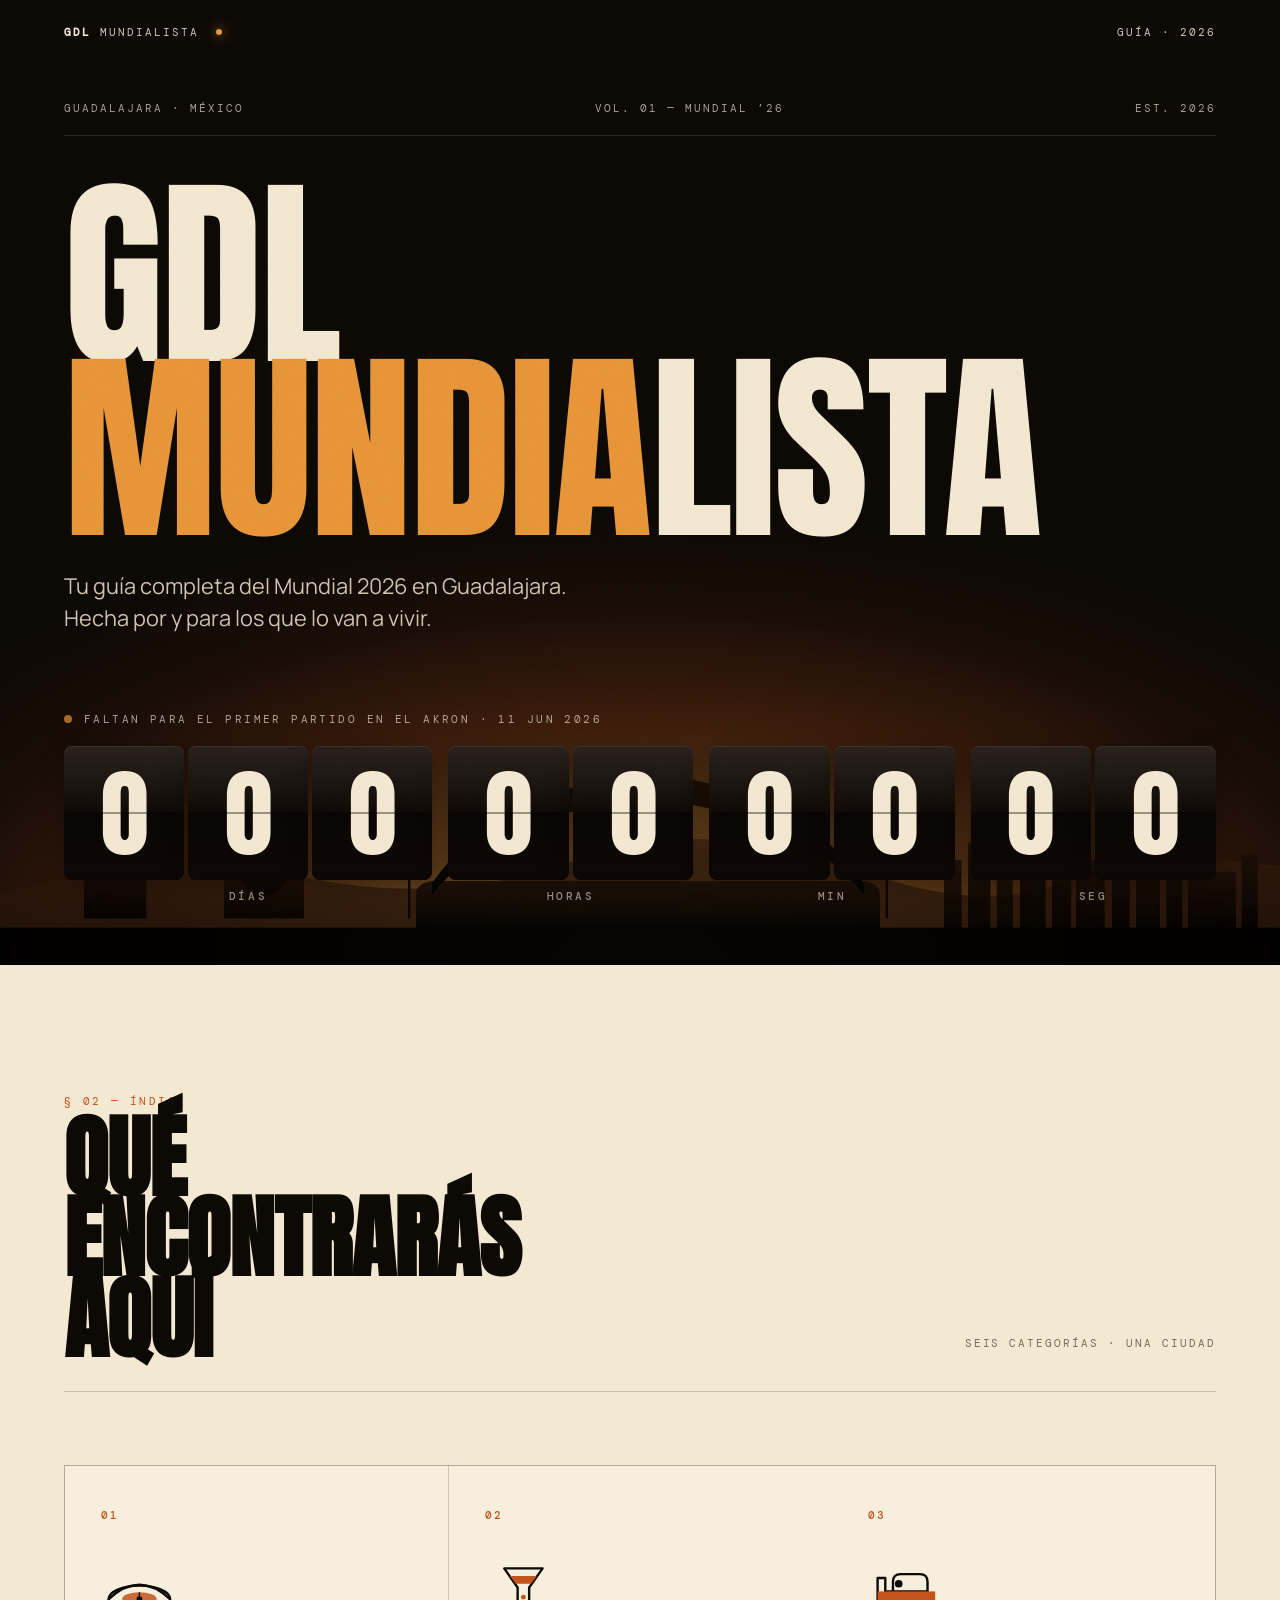
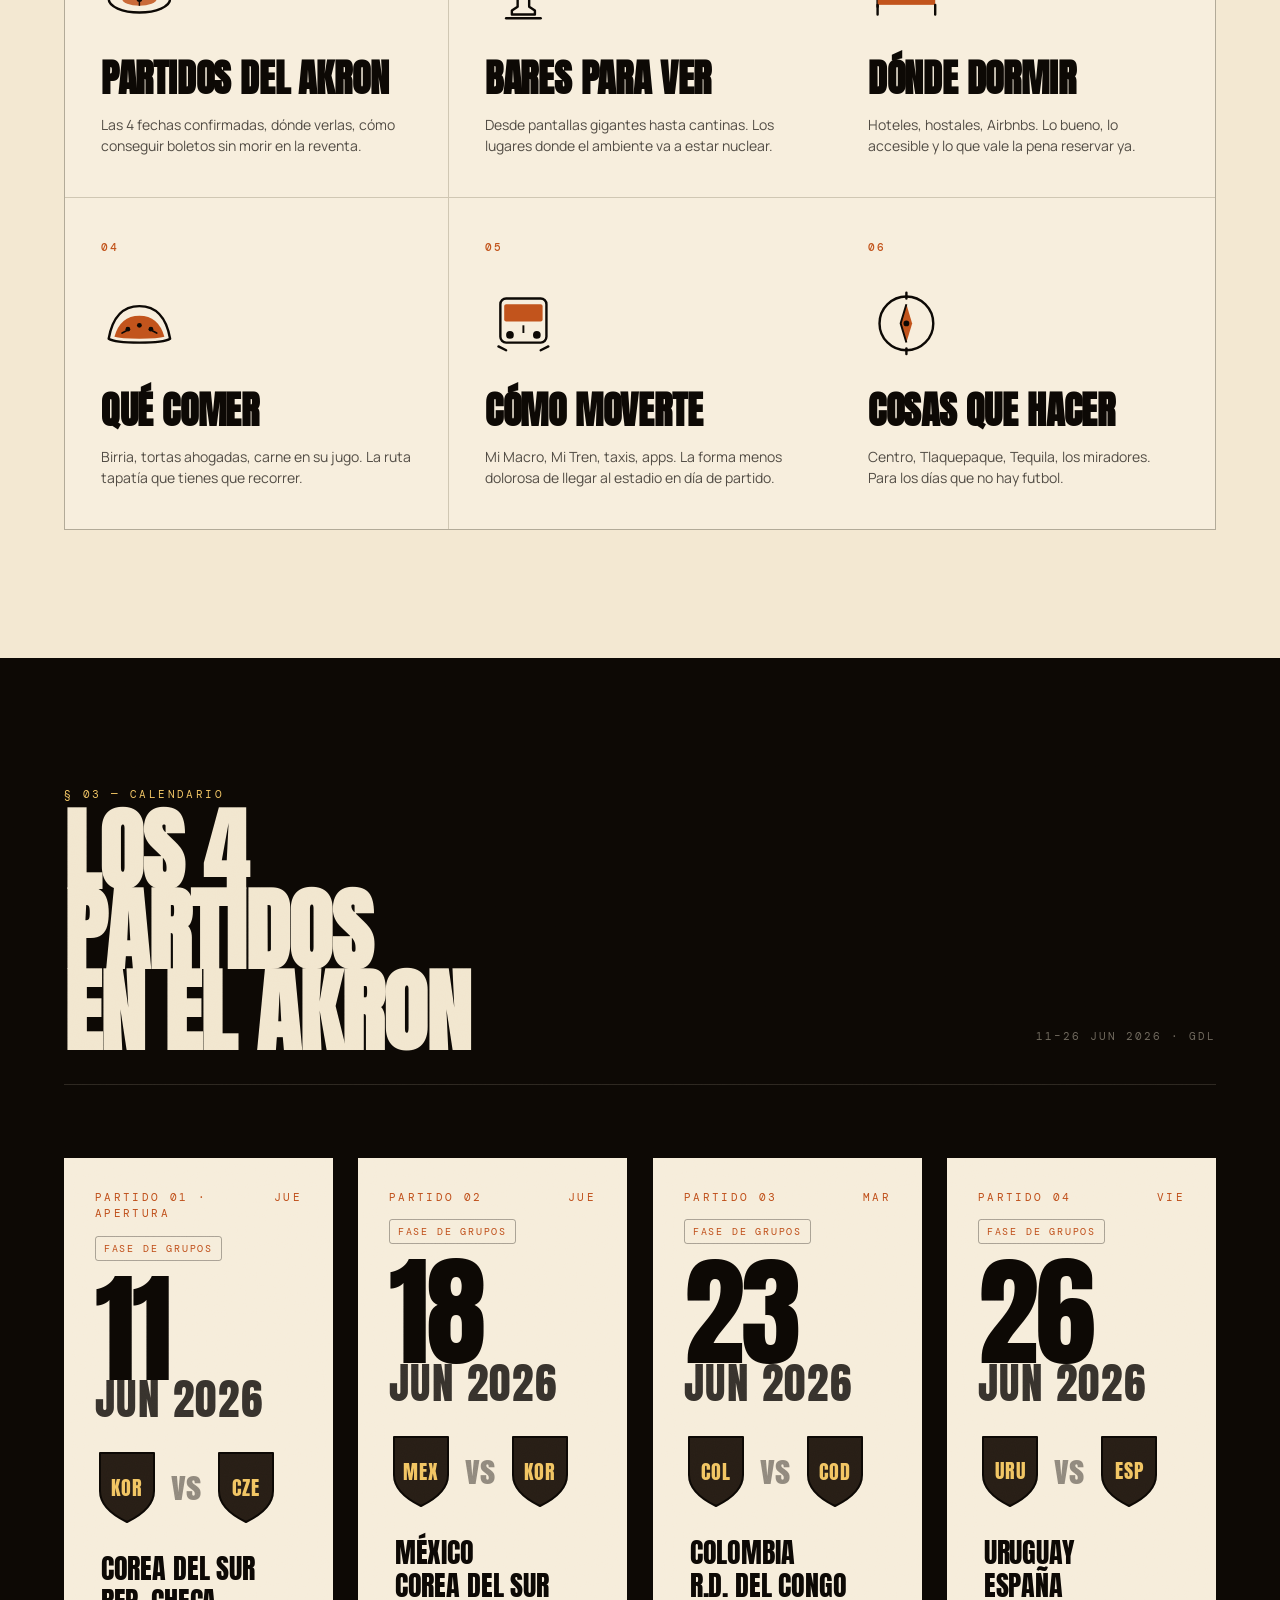
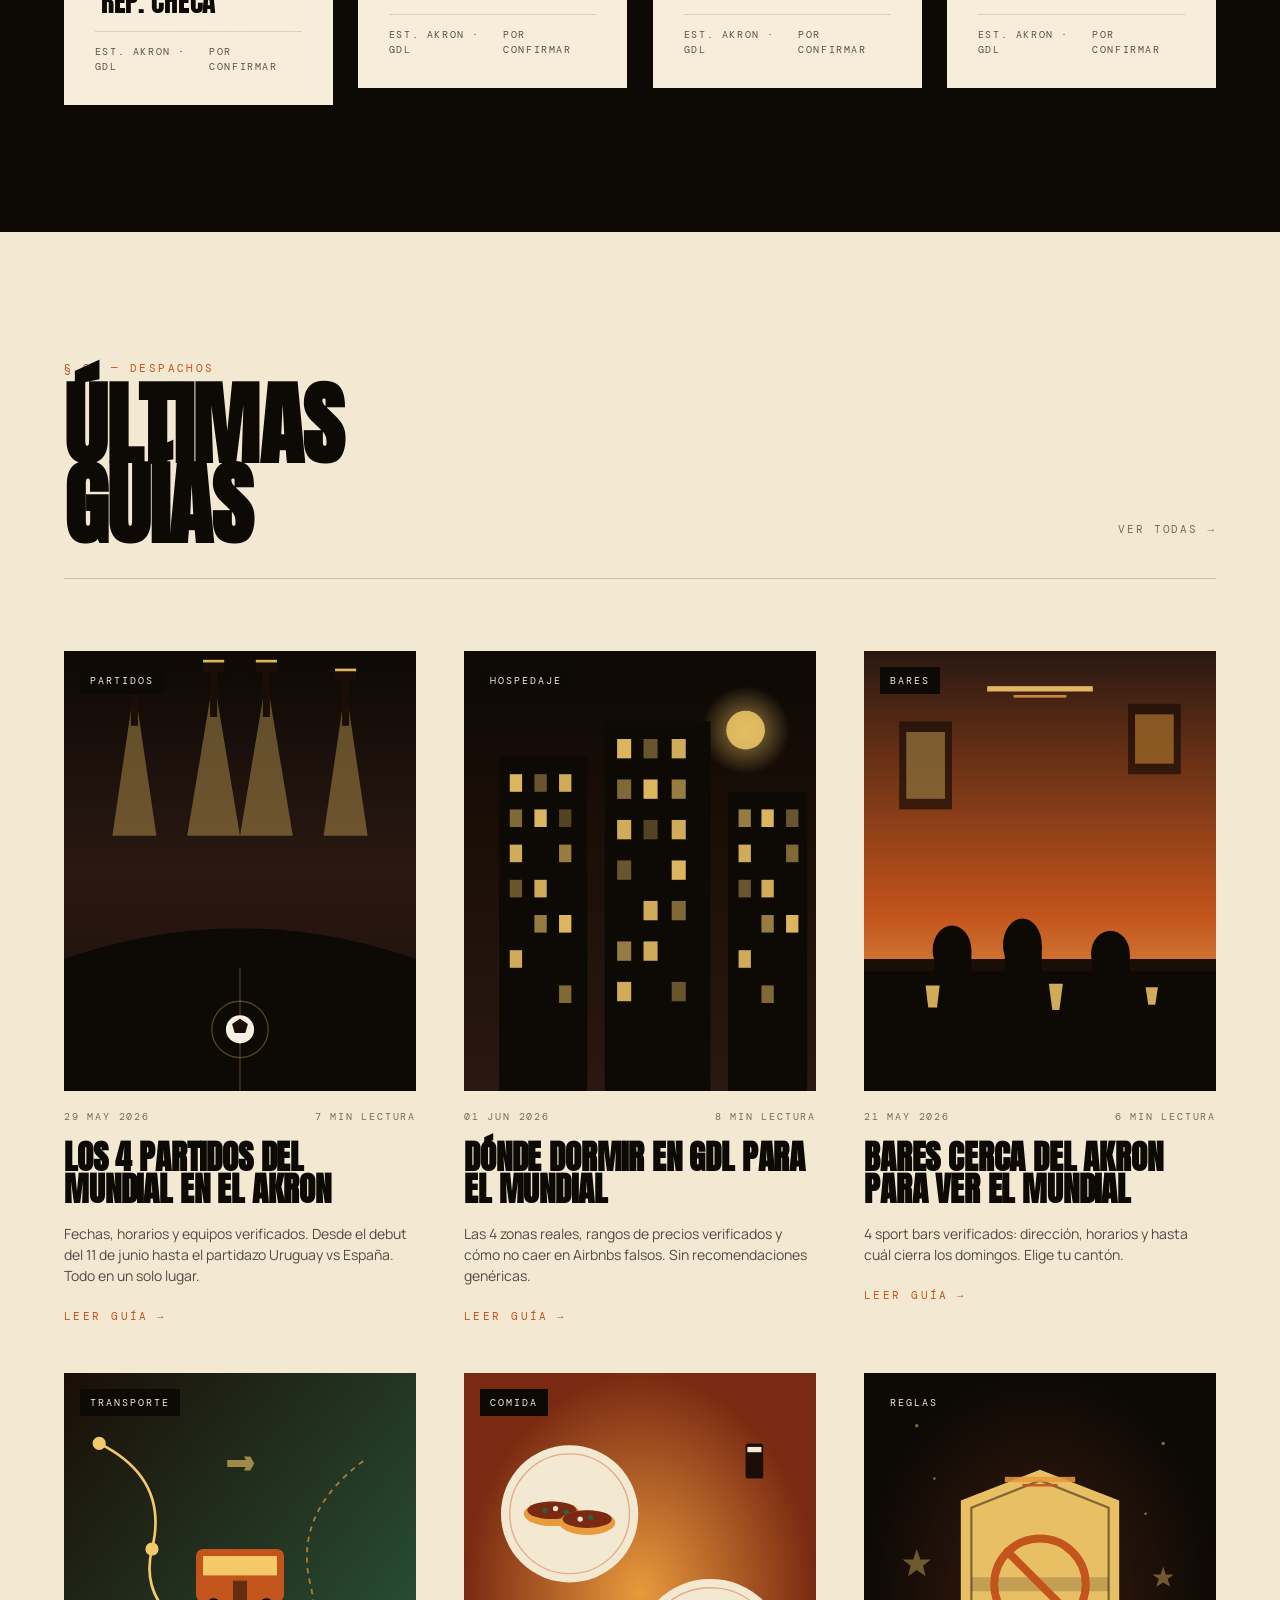
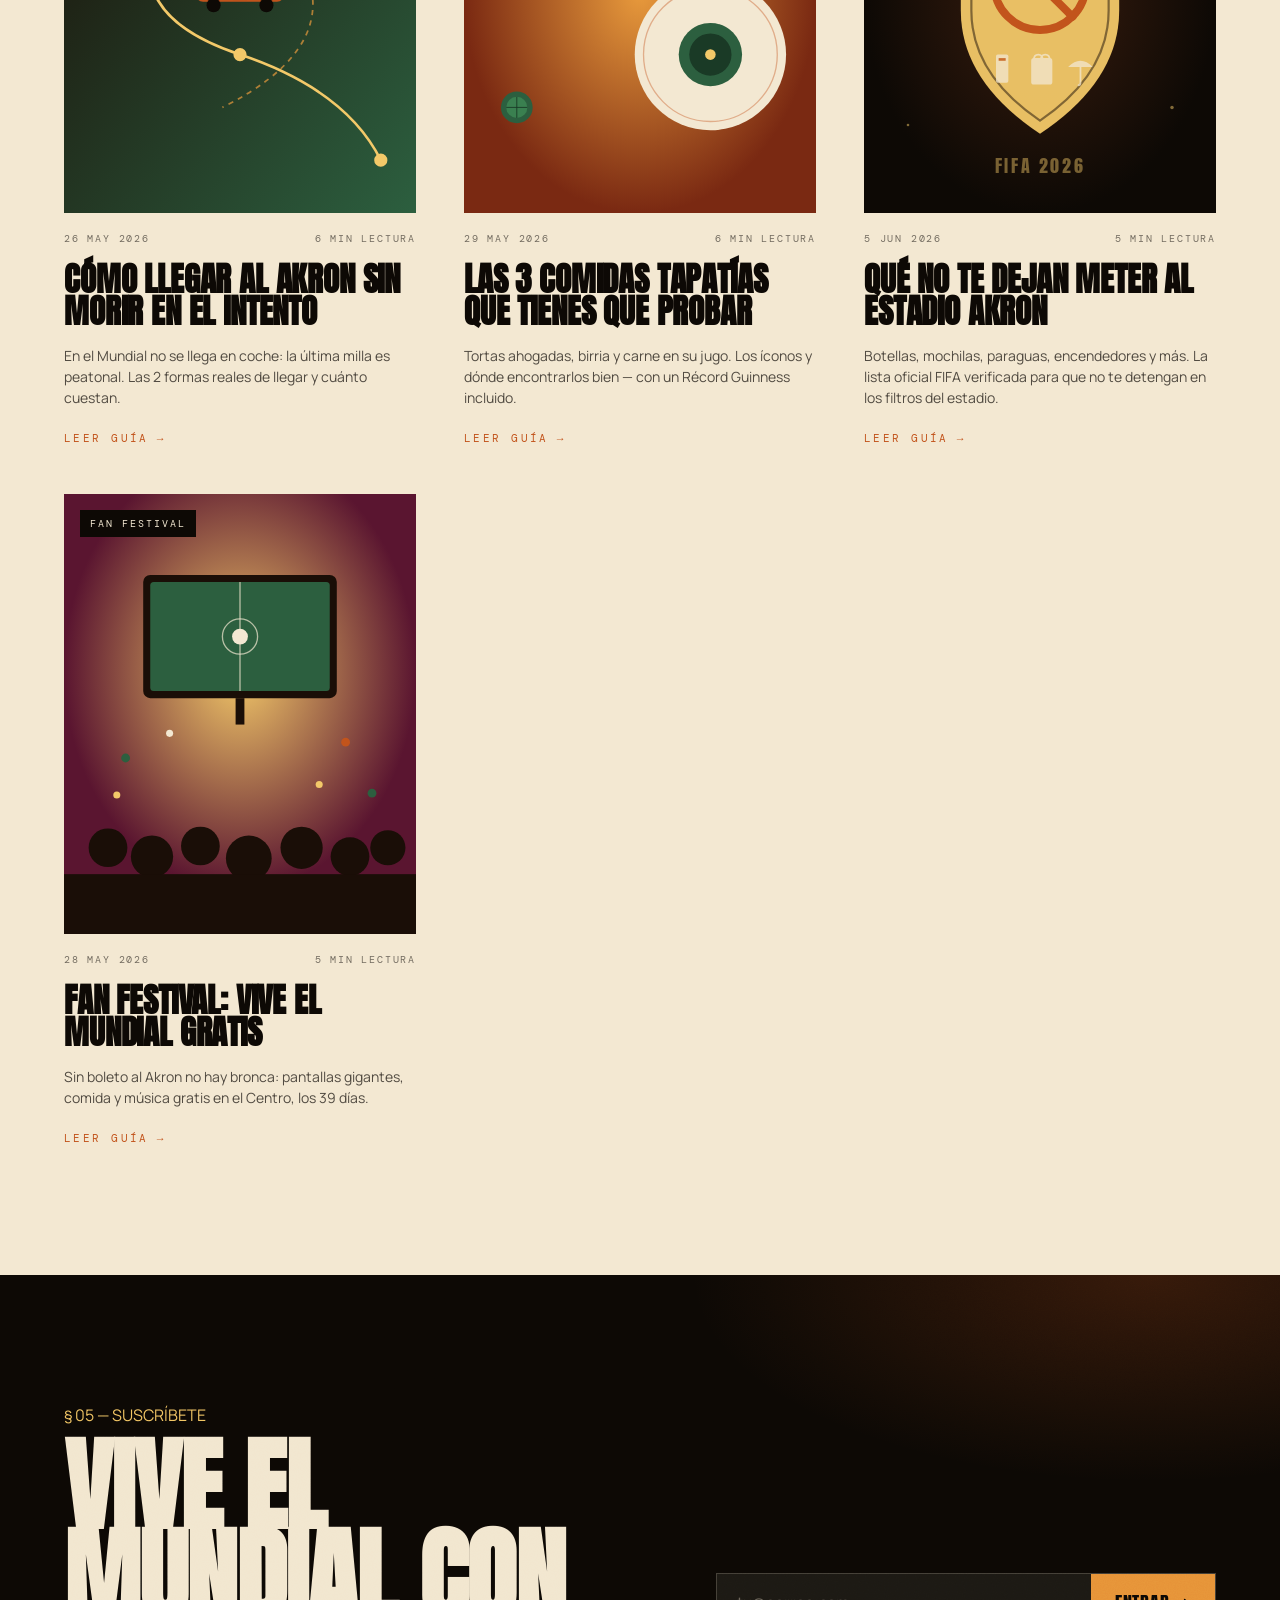
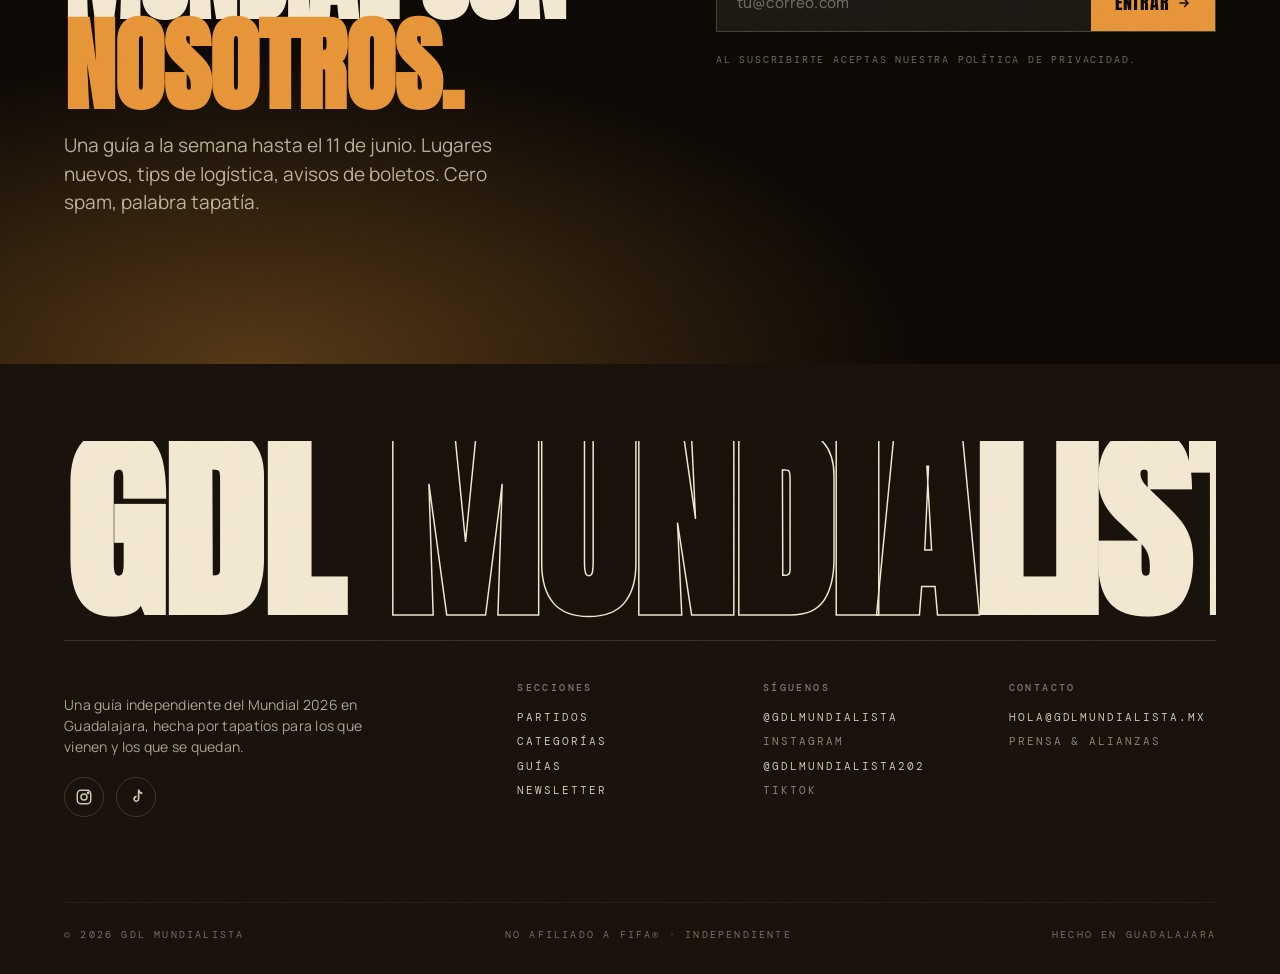
<file: index.html>
<!DOCTYPE html>
<html lang="es">
<head>
<meta charset="UTF-8" />
<meta name="viewport" content="width=device-width, initial-scale=1.0" />
<title>GDL Mundialista — Tu guía completa del Mundial 2026 en Guadalajara</title>

<!-- SEO -->
<meta name="description" content="Guía independiente del Mundial 2026 en Guadalajara: los 4 partidos en el Estadio Akron, dónde verlos en bares, dónde dormir, qué comer y cómo moverte. Hecha por tapatíos." />
<meta name="keywords" content="Mundial 2026 Guadalajara, Estadio Akron, partidos Akron, México Mundial 2026, guía Guadalajara Mundial, dónde ver el Mundial GDL" />
<meta name="author" content="GDL Mundialista" />
<meta name="robots" content="index, follow" />
<meta name="theme-color" content="#1a0e07" />
<meta name="google-site-verification" content="5jNsMM8fgte1srIRUj5x-6XwyXR1wkSPtdElSunOH6A" />

<!-- Open Graph -->
<meta property="og:type" content="website" />
<meta property="og:locale" content="es_MX" />
<meta property="og:site_name" content="GDL Mundialista" />
<meta property="og:title" content="GDL Mundialista — Guía del Mundial 2026 en Guadalajara" />
<meta property="og:description" content="Los 4 partidos en el Akron, bares, hospedaje, comida tapatía y cómo moverte. Tu guía completa del Mundial 2026 en GDL." />

<!-- Twitter -->
<meta name="twitter:card" content="summary_large_image" />
<meta name="twitter:title" content="GDL Mundialista — Guía del Mundial 2026 en Guadalajara" />
<meta name="twitter:description" content="Los 4 partidos en el Akron, bares, hospedaje, comida y transporte. Tu guía del Mundial 2026 en GDL." />

<!-- Favicon (emoji inline, sin archivo extra) -->
<link rel="icon" href="data:image/svg+xml,<svg xmlns='http://www.w3.org/2000/svg' viewBox='0 0 100 100'><text y='.9em' font-size='90'>⚽</text></svg>" />

<link rel="preconnect" href="https://fonts.googleapis.com">
<link rel="preconnect" href="https://fonts.gstatic.com" crossorigin>
<link href="https://fonts.googleapis.com/css2?family=Anton&family=Manrope:wght@300;400;500;600;700;800&family=DM+Mono:wght@400;500&display=swap" rel="stylesheet">

<link rel="stylesheet" href="styles.css">
<!-- otras cosas del head... -->
   
   <!-- Google Analytics (GA4) -->
   <script async src="https://www.googletagmanager.com/gtag/js?id=G-32QBSR5JQ1"></script>
   <script>
     window.dataLayer = window.dataLayer || [];
     function gtag(){dataLayer.push(arguments);}
     gtag('js', new Date());
     gtag('config', 'G-32QBSR5JQ1');
   </script>
<meta property="og:image" content="https://gdl-mundialista.vercel.app/og/gdl-mundialista.jpg">
<meta property="og:image:width" content="1200">
<meta property="og:image:height" content="630">
<meta property="og:image:alt" content="GDL Mundialista — Guía del Mundial 2026 en Guadalajara">
<meta name="twitter:image" content="https://gdl-mundialista.vercel.app/og/gdl-mundialista.jpg">
<meta property="og:url" content="https://gdl-mundialista.vercel.app/">
<link rel="canonical" href="https://gdl-mundialista.vercel.app/"></head>
<body>

<div class="page p-amber d-balanced">

  <!-- ============================ HERO ============================ -->
  <header class="hero grain">
    <div class="hero-sky"></div>
    <div class="hero-stadium">
      <svg viewBox="0 0 1600 240" preserveAspectRatio="none" aria-hidden="true">
        <defs>
          <linearGradient id="stad-grad" x1="0" y1="0" x2="0" y2="1">
            <stop offset="0%" stop-color="#1a0e07" stop-opacity="0.95" />
            <stop offset="100%" stop-color="#000" stop-opacity="1" />
          </linearGradient>
          <linearGradient id="hill-grad" x1="0" y1="0" x2="0" y2="1">
            <stop offset="0%" stop-color="#3a1d0e" stop-opacity="0.7" />
            <stop offset="100%" stop-color="#1a0e07" stop-opacity="0.9" />
          </linearGradient>
        </defs>
        <path d="M0,180 Q200,140 380,165 T720,150 T1080,160 T1400,140 L1600,155 L1600,240 L0,240 Z" fill="url(#hill-grad)" />
        <g fill="url(#stad-grad)" opacity="0.9">
          <rect x="120" y="120" width="18" height="80" />
          <polygon points="120,120 129,90 138,120" />
          <rect x="148" y="125" width="18" height="75" />
          <polygon points="148,125 157,98 166,125" />
          <rect x="105" y="155" width="78" height="45" />
          <line x1="129" y1="80" x2="129" y2="90" stroke="#3a1d0e" stroke-width="1.5" />
          <line x1="157" y1="88" x2="157" y2="98" stroke="#3a1d0e" stroke-width="1.5" />
        </g>
        <g fill="url(#stad-grad)" opacity="0.85">
          <rect x="280" y="160" width="100" height="40" />
          <ellipse cx="330" cy="160" rx="30" ry="20" />
        </g>
        <g fill="url(#stad-grad)">
          <path d="M520,210 L520,180 Q520,170 540,168 L1080,168 Q1100,170 1100,180 L1100,210 Z" />
          <path d="M540,170 Q620,90 810,75 Q1000,90 1080,170 L1080,180 Q1000,110 810,98 Q620,110 540,180 Z" />
          <rect x="510" y="120" width="3" height="80" />
          <circle cx="511.5" cy="115" r="4" />
          <rect x="1107" y="120" width="3" height="80" />
          <circle cx="1108.5" cy="115" r="4" />
        </g>
        <g fill="url(#stad-grad)" opacity="0.9">
          <rect x="1180" y="150" width="22" height="60" />
          <rect x="1210" y="135" width="28" height="75" />
          <rect x="1246" y="155" width="20" height="55" />
          <rect x="1275" y="115" width="32" height="95" />
          <rect x="1315" y="140" width="24" height="70" />
          <rect x="1345" y="150" width="36" height="60" />
          <rect x="1390" y="125" width="22" height="85" />
          <rect x="1420" y="155" width="30" height="55" />
          <rect x="1458" y="138" width="20" height="72" />
          <rect x="1485" y="160" width="60" height="50" />
          <rect x="1552" y="145" width="20" height="65" />
          <line x1="1286" y1="115" x2="1286" y2="95" stroke="#1a0e07" stroke-width="1.5" />
        </g>
        <rect x="0" y="208" width="1600" height="32" fill="#000" />
      </svg>
    </div>

    <nav class="nav">
      <span><b>GDL</b> Mundialista <span class="dot"></span></span>
      <span>GUÍA · 2026</span>
    </nav>

    <div class="hero-content">
      <div class="hero-meta">
        <span>GUADALAJARA · MÉXICO</span>
        <span>VOL. 01 — MUNDIAL ’26</span>
        <span>EST. 2026</span>
      </div>

      <div class="reveal">
        <h1 class="display hero-title">
          <span class="row">GDL</span>
          <span class="row"><span class="accent">MUNDIA</span>LISTA</span>
        </h1>
      </div>

      <div class="reveal reveal-d2">
        <p class="hero-tagline">
          Tu guía completa del Mundial 2026 en Guadalajara.<br/>
          Hecha por y para los que lo van a vivir.
        </p>
      </div>

      <div class="hero-bottom">
        <div class="reveal reveal-d3">
          <div class="clock-eyebrow">
            <span class="pulse"></span>
            <span>Faltan para el primer partido en el Akron · 11 JUN 2026</span>
          </div>
        </div>
        <div class="reveal reveal-d4">
          <div class="clock" id="clock">
            <div class="clock-unit" style="flex:3 1 0">
              <div class="clock-digits" data-unit="days" data-width="3"></div>
              <div class="clock-label">Días</div>
            </div>
            <div class="clock-unit" style="flex:2 1 0">
              <div class="clock-digits" data-unit="hours" data-width="2"></div>
              <div class="clock-label">Horas</div>
            </div>
            <div class="clock-unit" style="flex:2 1 0">
              <div class="clock-digits" data-unit="minutes" data-width="2"></div>
              <div class="clock-label">Min</div>
            </div>
            <div class="clock-unit" style="flex:2 1 0">
              <div class="clock-digits" data-unit="seconds" data-width="2"></div>
              <div class="clock-label">Seg</div>
            </div>
          </div>
        </div>
      </div>
    </div>
  </header>

  <!-- ============================ CATEGORÍAS ============================ -->
  <section class="section" id="categorias">
    <div class="wrap">
      <div class="reveal">
        <header class="sec-header">
          <div>
            <div class="sec-num">§ 02 — ÍNDICE</div>
            <h2>Qué<br/>encontrarás<br/>aquí</h2>
          </div>
          <div class="meta">SEIS CATEGORÍAS · UNA CIUDAD</div>
        </header>
      </div>

      <div class="cat-grid">
        <div class="reveal reveal-d1 cat-card">
          <div class="cat-num">01</div>
          <div class="cat-icon">
            <svg viewBox="0 0 80 80" fill="none">
              <ellipse cx="40" cy="48" rx="32" ry="14" stroke="var(--ink)" stroke-width="2.5"/>
              <ellipse cx="40" cy="48" rx="18" ry="7" fill="var(--sun-3)" opacity="0.85"/>
              <path d="M8 48 Q40 18 72 48" stroke="var(--ink)" stroke-width="2.5" fill="none" stroke-linecap="round"/>
              <line x1="40" y1="41" x2="40" y2="55" stroke="var(--ink)" stroke-width="1.5"/>
              <circle cx="40" cy="48" r="3" fill="var(--ink)"/>
            </svg>
          </div>
          <h3 class="cat-title">Partidos del Akron</h3>
          <p class="cat-desc">Las 4 fechas confirmadas, dónde verlas, cómo conseguir boletos sin morir en la reventa.</p>
        </div>

        <div class="reveal reveal-d2 cat-card">
          <div class="cat-num">02</div>
          <div class="cat-icon">
            <svg viewBox="0 0 80 80" fill="none">
              <path d="M20 16 L60 16 L46 36 L46 56 L52 60 L52 64 L28 64 L28 60 L34 56 L34 36 Z" stroke="var(--ink)" stroke-width="2.5" stroke-linejoin="round"/>
              <path d="M26 24 L54 24 L48 32 L32 32 Z" fill="var(--sun-3)"/>
              <circle cx="40" cy="46" r="2.5" fill="var(--sun-3)"/>
              <line x1="22" y1="68" x2="58" y2="68" stroke="var(--ink)" stroke-width="2.5" stroke-linecap="round"/>
            </svg>
          </div>
          <h3 class="cat-title">Bares para ver</h3>
          <p class="cat-desc">Desde pantallas gigantes hasta cantinas. Los lugares donde el ambiente va a estar nuclear.</p>
        </div>

        <div class="reveal reveal-d3 cat-card">
          <div class="cat-num">03</div>
          <div class="cat-icon">
            <svg viewBox="0 0 80 80" fill="none">
              <path d="M10 56 L10 26 L18 26 L18 40 L62 40 L62 30 Q62 22 54 22 L34 22 Q26 22 26 30 L26 40" stroke="var(--ink)" stroke-width="2.5" stroke-linejoin="round" stroke-linecap="round" fill="none"/>
              <rect x="10" y="40" width="60" height="14" fill="var(--sun-3)"/>
              <path d="M10 54 L10 64 M70 54 L70 64" stroke="var(--ink)" stroke-width="2.5" stroke-linecap="round"/>
              <circle cx="32" cy="32" r="4" fill="var(--ink)"/>
            </svg>
          </div>
          <h3 class="cat-title">Dónde dormir</h3>
          <p class="cat-desc">Hoteles, hostales, Airbnbs. Lo bueno, lo accesible y lo que vale la pena reservar ya.</p>
        </div>

        <div class="reveal reveal-d4 cat-card">
          <div class="cat-num">04</div>
          <div class="cat-icon">
            <svg viewBox="0 0 80 80" fill="none">
              <path d="M8 56 Q14 22 40 22 Q66 22 72 56 Q66 60 40 60 Q14 60 8 56 Z" stroke="var(--ink)" stroke-width="2.5" stroke-linejoin="round" fill="none"/>
              <path d="M14 54 Q20 32 40 32 Q60 32 66 54 Q60 56 40 56 Q20 56 14 54 Z" fill="var(--sun-3)"/>
              <circle cx="28" cy="46" r="2.5" fill="var(--ink)"/>
              <circle cx="40" cy="42" r="2.5" fill="var(--ink)"/>
              <circle cx="52" cy="46" r="2.5" fill="var(--ink)"/>
              <path d="M22 50 L26 48 M54 48 L58 50" stroke="var(--ink)" stroke-width="1.8" stroke-linecap="round"/>
            </svg>
          </div>
          <h3 class="cat-title">Qué comer</h3>
          <p class="cat-desc">Birria, tortas ahogadas, carne en su jugo. La ruta tapatía que tienes que recorrer.</p>
        </div>

        <div class="reveal reveal-d5 cat-card">
          <div class="cat-num">05</div>
          <div class="cat-icon">
            <svg viewBox="0 0 80 80" fill="none">
              <rect x="16" y="14" width="48" height="46" rx="6" stroke="var(--ink)" stroke-width="2.5"/>
              <rect x="20" y="20" width="40" height="18" rx="2" fill="var(--sun-3)"/>
              <circle cx="26" cy="52" r="4" fill="var(--ink)"/>
              <circle cx="54" cy="52" r="4" fill="var(--ink)"/>
              <line x1="40" y1="42" x2="40" y2="50" stroke="var(--ink)" stroke-width="2"/>
              <line x1="14" y1="64" x2="22" y2="68" stroke="var(--ink)" stroke-width="2.5" stroke-linecap="round"/>
              <line x1="66" y1="64" x2="58" y2="68" stroke="var(--ink)" stroke-width="2.5" stroke-linecap="round"/>
            </svg>
          </div>
          <h3 class="cat-title">Cómo moverte</h3>
          <p class="cat-desc">Mi Macro, Mi Tren, taxis, apps. La forma menos dolorosa de llegar al estadio en día de partido.</p>
        </div>

        <div class="reveal reveal-d6 cat-card">
          <div class="cat-num">06</div>
          <div class="cat-icon">
            <svg viewBox="0 0 80 80" fill="none">
              <circle cx="40" cy="40" r="28" stroke="var(--ink)" stroke-width="2.5"/>
              <path d="M40 20 L46 40 L40 60 L34 40 Z" fill="var(--sun-3)"/>
              <path d="M40 20 L34 40 L40 60" stroke="var(--ink)" stroke-width="2" fill="none" stroke-linejoin="round"/>
              <circle cx="40" cy="40" r="3" fill="var(--ink)"/>
              <line x1="40" y1="8" x2="40" y2="14" stroke="var(--ink)" stroke-width="2.5" stroke-linecap="round"/>
              <line x1="40" y1="66" x2="40" y2="72" stroke="var(--ink)" stroke-width="2.5" stroke-linecap="round"/>
            </svg>
          </div>
          <h3 class="cat-title">Cosas que hacer</h3>
          <p class="cat-desc">Centro, Tlaquepaque, Tequila, los miradores. Para los días que no hay futbol.</p>
        </div>
      </div>
    </div>
  </section>

  <!-- ============================ PARTIDOS ============================ -->
  <section class="section section-dark grain" id="partidos">
    <div class="wrap">
      <div class="reveal">
        <header class="sec-header">
          <div>
            <div class="sec-num">§ 03 — CALENDARIO</div>
            <h2>Los 4<br/>partidos<br/>en el Akron</h2>
          </div>
          <div class="meta">11–26 JUN 2026 · GDL</div>
        </header>
      </div>

      <div class="match-grid">

        <!-- Partido 01 -->
        <div class="reveal reveal-d1">
          <article class="match-poster">
            <div class="match-num">
              <span>PARTIDO 01 · APERTURA</span>
              <span>JUE</span>
            </div>
            <span class="match-tag">Fase de grupos</span>
            <div class="match-date">11<span class="small">JUN 2026</span></div>
            <div class="match-shields">
              <div class="shield">
                <svg viewBox="0 0 60 76" fill="none">
                  <defs><clipPath id="s1a"><path d="M3 4 L57 4 L57 42 Q57 60 30 73 Q3 60 3 42 Z"/></clipPath></defs>
                  <g clip-path="url(#s1a)"><rect x="0" y="0" width="60" height="76" fill="#2a2017"/></g>
                  <path d="M3 4 L57 4 L57 42 Q57 60 30 73 Q3 60 3 42 Z" stroke="currentColor" stroke-width="2" fill="none" stroke-linejoin="round"/>
                  <text x="30" y="47" text-anchor="middle" font-family="Anton, sans-serif" font-size="20" fill="#f3c969" letter-spacing="1">KOR</text>
                </svg>
              </div>
              <span class="shield-vs">vs</span>
              <div class="shield">
                <svg viewBox="0 0 60 76" fill="none">
                  <defs><clipPath id="s1b"><path d="M3 4 L57 4 L57 42 Q57 60 30 73 Q3 60 3 42 Z"/></clipPath></defs>
                  <g clip-path="url(#s1b)"><rect x="0" y="0" width="60" height="76" fill="#2a2017"/></g>
                  <path d="M3 4 L57 4 L57 42 Q57 60 30 73 Q3 60 3 42 Z" stroke="currentColor" stroke-width="2" fill="none" stroke-linejoin="round"/>
                  <text x="30" y="47" text-anchor="middle" font-family="Anton, sans-serif" font-size="20" fill="#f3c969" letter-spacing="1">CZE</text>
                </svg>
              </div>
            </div>
            <div class="match-teams">
              <div class="match-team">Corea del Sur</div>
              <div class="match-team">Rep. Checa</div>
            </div>
            <div class="match-line">
              <span>EST. AKRON · GDL</span>
              <span>Por confirmar</span>
            </div>
          </article>
        </div>

        <!-- Partido 02 -->
        <div class="reveal reveal-d2">
          <article class="match-poster">
            <div class="match-num">
              <span>PARTIDO 02</span>
              <span>JUE</span>
            </div>
            <span class="match-tag">Fase de grupos</span>
            <div class="match-date">18<span class="small">JUN 2026</span></div>
            <div class="match-shields">
              <div class="shield">
                <svg viewBox="0 0 60 76" fill="none">
                  <defs><clipPath id="s2a"><path d="M3 4 L57 4 L57 42 Q57 60 30 73 Q3 60 3 42 Z"/></clipPath></defs>
                  <g clip-path="url(#s2a)"><rect x="0" y="0" width="60" height="76" fill="#2a2017"/></g>
                  <path d="M3 4 L57 4 L57 42 Q57 60 30 73 Q3 60 3 42 Z" stroke="currentColor" stroke-width="2" fill="none" stroke-linejoin="round"/>
                  <text x="30" y="47" text-anchor="middle" font-family="Anton, sans-serif" font-size="20" fill="#f3c969" letter-spacing="1">MEX</text>
                </svg>
              </div>
              <span class="shield-vs">vs</span>
              <div class="shield">
                <svg viewBox="0 0 60 76" fill="none">
                  <defs><clipPath id="s2b"><path d="M3 4 L57 4 L57 42 Q57 60 30 73 Q3 60 3 42 Z"/></clipPath></defs>
                  <g clip-path="url(#s2b)"><rect x="0" y="0" width="60" height="76" fill="#2a2017"/></g>
                  <path d="M3 4 L57 4 L57 42 Q57 60 30 73 Q3 60 3 42 Z" stroke="currentColor" stroke-width="2" fill="none" stroke-linejoin="round"/>
                  <text x="30" y="47" text-anchor="middle" font-family="Anton, sans-serif" font-size="20" fill="#f3c969" letter-spacing="1">KOR</text>
                </svg>
              </div>
            </div>
            <div class="match-teams">
              <div class="match-team">México</div>
              <div class="match-team">Corea del Sur</div>
            </div>
            <div class="match-line">
              <span>EST. AKRON · GDL</span>
              <span>Por confirmar</span>
            </div>
          </article>
        </div>

        <!-- Partido 03 -->
        <div class="reveal reveal-d3">
          <article class="match-poster">
            <div class="match-num">
              <span>PARTIDO 03</span>
              <span>MAR</span>
            </div>
            <span class="match-tag">Fase de grupos</span>
            <div class="match-date">23<span class="small">JUN 2026</span></div>
            <div class="match-shields">
              <div class="shield">
                <svg viewBox="0 0 60 76" fill="none">
                  <defs><clipPath id="s3a"><path d="M3 4 L57 4 L57 42 Q57 60 30 73 Q3 60 3 42 Z"/></clipPath></defs>
                  <g clip-path="url(#s3a)"><rect x="0" y="0" width="60" height="76" fill="#2a2017"/></g>
                  <path d="M3 4 L57 4 L57 42 Q57 60 30 73 Q3 60 3 42 Z" stroke="currentColor" stroke-width="2" fill="none" stroke-linejoin="round"/>
                  <text x="30" y="47" text-anchor="middle" font-family="Anton, sans-serif" font-size="20" fill="#f3c969" letter-spacing="1">COL</text>
                </svg>
              </div>
              <span class="shield-vs">vs</span>
              <div class="shield">
                <svg viewBox="0 0 60 76" fill="none">
                  <defs><clipPath id="s3b"><path d="M3 4 L57 4 L57 42 Q57 60 30 73 Q3 60 3 42 Z"/></clipPath></defs>
                  <g clip-path="url(#s3b)"><rect x="0" y="0" width="60" height="76" fill="#2a2017"/></g>
                  <path d="M3 4 L57 4 L57 42 Q57 60 30 73 Q3 60 3 42 Z" stroke="currentColor" stroke-width="2" fill="none" stroke-linejoin="round"/>
                  <text x="30" y="47" text-anchor="middle" font-family="Anton, sans-serif" font-size="20" fill="#f3c969" letter-spacing="1">COD</text>
                </svg>
              </div>
            </div>
            <div class="match-teams">
              <div class="match-team">Colombia</div>
              <div class="match-team">R.D. del Congo</div>
            </div>
            <div class="match-line">
              <span>EST. AKRON · GDL</span>
              <span>Por confirmar</span>
            </div>
          </article>
        </div>

        <!-- Partido 04 (por confirmar) -->
        <div class="reveal reveal-d4">
          <article class="match-poster">
            <div class="match-num">
              <span>PARTIDO 04</span>
              <span>VIE</span>
            </div>
            <span class="match-tag">Fase de grupos</span>
            <div class="match-date">26<span class="small">JUN 2026</span></div>
            <div class="match-shields">
              <div class="shield">
                <svg viewBox="0 0 60 76" fill="none">
                  <defs><clipPath id="s4a"><path d="M3 4 L57 4 L57 42 Q57 60 30 73 Q3 60 3 42 Z"/></clipPath></defs>
                  <g clip-path="url(#s4a)">
                    <rect x="0" y="0" width="60" height="76" fill="#2a2017"/>
                  </g>
                  <path d="M3 4 L57 4 L57 42 Q57 60 30 73 Q3 60 3 42 Z" stroke="currentColor" stroke-width="2" fill="none" stroke-linejoin="round"/>
                  <text x="30" y="46" text-anchor="middle" font-family="Anton, sans-serif" font-size="20" fill="#f3c969" letter-spacing="1">URU</text>
                </svg>
              </div>
              <span class="shield-vs">vs</span>
              <div class="shield">
                <svg viewBox="0 0 60 76" fill="none">
                  <defs><clipPath id="s4b"><path d="M3 4 L57 4 L57 42 Q57 60 30 73 Q3 60 3 42 Z"/></clipPath></defs>
                  <g clip-path="url(#s4b)">
                    <rect x="0" y="0" width="60" height="76" fill="#2a2017"/>
                  </g>
                  <path d="M3 4 L57 4 L57 42 Q57 60 30 73 Q3 60 3 42 Z" stroke="currentColor" stroke-width="2" fill="none" stroke-linejoin="round"/>
                  <text x="30" y="46" text-anchor="middle" font-family="Anton, sans-serif" font-size="20" fill="#f3c969" letter-spacing="1">ESP</text>
                </svg>
              </div>
            </div>
            <div class="match-teams">
              <div class="match-team">Uruguay</div>
              <div class="match-team">España</div>
            </div>
            <div class="match-line">
              <span>EST. AKRON · GDL</span>
              <span>Por confirmar</span>
            </div>
          </article>
        </div>

      </div>
    </div>
  </section>

  <!-- ============================ GUÍAS ============================ -->
  <section class="section" id="guias">
    <div class="wrap">
      <div class="reveal">
        <header class="sec-header">
          <div>
            <div class="sec-num">§ 04 — DESPACHOS</div>
            <h2>Últimas<br/>guías</h2>
          </div>
          <div class="meta">VER TODAS →</div>
        </header>
      </div>

      <div class="guides-grid">

        <a class="reveal reveal-d1 guide" href="partidos.html">
          <div class="guide-cover">
            <span class="guide-cat">Partidos</span>
            <svg viewBox="0 0 400 500" preserveAspectRatio="xMidYMid slice">
              <defs>
                <linearGradient id="gc-prt" x1="0" y1="0" x2="0" y2="1">
                  <stop offset="0%" stop-color="#0d0905"/>
                  <stop offset="50%" stop-color="#2a1812"/>
                  <stop offset="100%" stop-color="#1a0e07"/>
                </linearGradient>
              </defs>
              <rect width="400" height="500" fill="url(#gc-prt)"/>
              <g opacity="0.35">
                <polygon points="80,40 55,210 105,210" fill="#f3c969"/>
                <polygon points="170,30 140,210 200,210" fill="#f3c969"/>
                <polygon points="230,30 200,210 260,210" fill="#f3c969"/>
                <polygon points="320,40 295,210 345,210" fill="#f3c969"/>
              </g>
              <g fill="#1a0e07">
                <rect x="76" y="30" width="8" height="55"/>
                <rect x="68" y="20" width="24" height="14"/>
                <rect x="166" y="20" width="8" height="55"/>
                <rect x="158" y="10" width="24" height="14"/>
                <rect x="226" y="20" width="8" height="55"/>
                <rect x="218" y="10" width="24" height="14"/>
                <rect x="316" y="30" width="8" height="55"/>
                <rect x="308" y="20" width="24" height="14"/>
              </g>
              <g fill="#f3c969" opacity="0.9">
                <rect x="68" y="20" width="24" height="3"/>
                <rect x="158" y="10" width="24" height="3"/>
                <rect x="218" y="10" width="24" height="3"/>
                <rect x="308" y="20" width="24" height="3"/>
              </g>
              <path d="M0 350 Q200 280 400 350 L400 500 L0 500 Z" fill="#0d0905"/>
              <line x1="200" y1="360" x2="200" y2="500" stroke="#f3c969" stroke-width="1.5" opacity="0.25"/>
              <circle cx="200" cy="430" r="32" fill="none" stroke="#f3c969" stroke-width="1.5" opacity="0.3"/>
              <circle cx="200" cy="430" r="16" fill="#f5f0e0"/>
              <polygon points="200,418 209,424 206,434 194,434 191,424" fill="#1a0e07"/>
            </svg>
          </div>
          <div class="guide-meta">
            <span>29 MAY 2026</span>
            <span>7 MIN LECTURA</span>
          </div>
          <h3 class="guide-title">Los 4 partidos del Mundial en el Akron</h3>
          <p class="guide-snip">Fechas, horarios y equipos verificados. Desde el debut del 11 de junio hasta el partidazo Uruguay vs España. Todo en un solo lugar.</p>
          <span class="guide-read">Leer guía</span>
        </a>

        <a class="reveal reveal-d1 guide" href="hospedaje.html">
          <div class="guide-cover">
            <span class="guide-cat">Hospedaje</span>
            <svg viewBox="0 0 400 500" preserveAspectRatio="xMidYMid slice">
              <defs>
                <linearGradient id="gc-hsp" x1="0" y1="0" x2="0" y2="1">
                  <stop offset="0%" stop-color="#0d0905"/>
                  <stop offset="40%" stop-color="#1a0e07"/>
                  <stop offset="100%" stop-color="#2a1812"/>
                </linearGradient>
                <radialGradient id="gc-moon" cx="0.5" cy="0.5" r="0.5">
                  <stop offset="0%" stop-color="#f3c969" stop-opacity="0.6"/>
                  <stop offset="100%" stop-color="#f3c969" stop-opacity="0"/>
                </radialGradient>
              </defs>
              <rect width="400" height="500" fill="url(#gc-hsp)"/>
              <circle cx="320" cy="90" r="50" fill="url(#gc-moon)"/>
              <circle cx="320" cy="90" r="22" fill="#f3c969" opacity="0.85"/>
              <g fill="#0d0905">
                <rect x="40" y="120" width="100" height="380"/>
                <rect x="160" y="80" width="120" height="420"/>
                <rect x="300" y="160" width="90" height="340"/>
              </g>
              <g fill="#f3c969">
                <rect x="52" y="140" width="14" height="20" opacity="0.9"/>
                <rect x="80" y="140" width="14" height="20" opacity="0.4"/>
                <rect x="108" y="140" width="14" height="20" opacity="0.85"/>
                <rect x="52" y="180" width="14" height="20" opacity="0.5"/>
                <rect x="80" y="180" width="14" height="20" opacity="0.9"/>
                <rect x="108" y="180" width="14" height="20" opacity="0.3"/>
                <rect x="52" y="220" width="14" height="20" opacity="0.85"/>
                <rect x="108" y="220" width="14" height="20" opacity="0.6"/>
                <rect x="52" y="260" width="14" height="20" opacity="0.4"/>
                <rect x="80" y="260" width="14" height="20" opacity="0.85"/>
                <rect x="80" y="300" width="14" height="20" opacity="0.6"/>
                <rect x="108" y="300" width="14" height="20" opacity="0.9"/>
                <rect x="52" y="340" width="14" height="20" opacity="0.85"/>
                <rect x="108" y="380" width="14" height="20" opacity="0.5"/>
              </g>
              <g fill="#f3c969">
                <rect x="174" y="100" width="16" height="22" opacity="0.9"/>
                <rect x="204" y="100" width="16" height="22" opacity="0.4"/>
                <rect x="236" y="100" width="16" height="22" opacity="0.85"/>
                <rect x="174" y="146" width="16" height="22" opacity="0.5"/>
                <rect x="204" y="146" width="16" height="22" opacity="0.9"/>
                <rect x="236" y="146" width="16" height="22" opacity="0.6"/>
                <rect x="174" y="192" width="16" height="22" opacity="0.85"/>
                <rect x="204" y="192" width="16" height="22" opacity="0.3"/>
                <rect x="236" y="192" width="16" height="22" opacity="0.85"/>
                <rect x="174" y="238" width="16" height="22" opacity="0.4"/>
                <rect x="236" y="238" width="16" height="22" opacity="0.9"/>
                <rect x="204" y="284" width="16" height="22" opacity="0.85"/>
                <rect x="236" y="284" width="16" height="22" opacity="0.5"/>
                <rect x="174" y="330" width="16" height="22" opacity="0.6"/>
                <rect x="204" y="330" width="16" height="22" opacity="0.85"/>
                <rect x="174" y="376" width="16" height="22" opacity="0.85"/>
                <rect x="236" y="376" width="16" height="22" opacity="0.4"/>
              </g>
              <g fill="#f3c969">
                <rect x="312" y="180" width="14" height="20" opacity="0.6"/>
                <rect x="338" y="180" width="14" height="20" opacity="0.9"/>
                <rect x="366" y="180" width="14" height="20" opacity="0.4"/>
                <rect x="312" y="220" width="14" height="20" opacity="0.85"/>
                <rect x="366" y="220" width="14" height="20" opacity="0.5"/>
                <rect x="312" y="260" width="14" height="20" opacity="0.4"/>
                <rect x="338" y="260" width="14" height="20" opacity="0.85"/>
                <rect x="338" y="300" width="14" height="20" opacity="0.6"/>
                <rect x="366" y="300" width="14" height="20" opacity="0.9"/>
                <rect x="312" y="340" width="14" height="20" opacity="0.85"/>
                <rect x="338" y="380" width="14" height="20" opacity="0.5"/>
              </g>
            </svg>
          </div>
          <div class="guide-meta">
            <span>01 JUN 2026</span>
            <span>8 MIN LECTURA</span>
          </div>
          <h3 class="guide-title">Dónde dormir en GDL para el Mundial</h3>
          <p class="guide-snip">Las 4 zonas reales, rangos de precios verificados y cómo no caer en Airbnbs falsos. Sin recomendaciones genéricas.</p>
          <span class="guide-read">Leer guía</span>
        </a>

        <a class="reveal reveal-d1 guide" href="bares.html">
          <div class="guide-cover">
            <span class="guide-cat">Bares</span>
            <svg viewBox="0 0 400 500" preserveAspectRatio="xMidYMid slice">
              <defs>
                <linearGradient id="gc1" x1="0" y1="0" x2="0" y2="1">
                  <stop offset="0%" stop-color="#2a1812"/>
                  <stop offset="60%" stop-color="#c2541c"/>
                  <stop offset="100%" stop-color="#f3c969"/>
                </linearGradient>
              </defs>
              <rect width="400" height="500" fill="url(#gc1)"/>
              <rect x="40" y="80" width="60" height="100" fill="#1a0e07" opacity="0.7"/>
              <rect x="48" y="92" width="44" height="76" fill="#f3c969" opacity="0.4"/>
              <rect x="300" y="60" width="60" height="80" fill="#1a0e07" opacity="0.7"/>
              <rect x="308" y="72" width="44" height="56" fill="#e89a3c" opacity="0.5"/>
              <rect x="0" y="360" width="400" height="140" fill="#0d0905"/>
              <rect x="0" y="350" width="400" height="14" fill="#1a0e07"/>
              <g fill="#0d0905">
                <ellipse cx="100" cy="340" rx="22" ry="28"/>
                <rect x="80" y="340" width="42" height="30"/>
                <ellipse cx="180" cy="334" rx="22" ry="30"/>
                <rect x="160" y="334" width="42" height="40"/>
                <ellipse cx="280" cy="344" rx="22" ry="26"/>
                <rect x="260" y="344" width="42" height="28"/>
              </g>
              <g fill="#f3c969" opacity="0.85">
                <path d="M70 380 L86 380 L83 405 L73 405 Z"/>
                <path d="M210 378 L226 378 L222 408 L214 408 Z"/>
                <path d="M320 382 L334 382 L331 402 L323 402 Z"/>
              </g>
              <rect x="140" y="40" width="120" height="6" fill="#f3c969" opacity="0.9"/>
              <rect x="170" y="50" width="60" height="3" fill="#e89a3c" opacity="0.85"/>
            </svg>
          </div>
          <div class="guide-meta">
            <span>21 MAY 2026</span>
            <span>6 MIN LECTURA</span>
          </div>
          <h3 class="guide-title">Bares cerca del Akron para ver el Mundial</h3>
          <p class="guide-snip">4 sport bars verificados: dirección, horarios y hasta cuál cierra los domingos. Elige tu cantón.</p>
          <span class="guide-read">Leer guía</span>
        </a>

        <a class="reveal reveal-d2 guide" href="transporte.html">
          <div class="guide-cover">
            <span class="guide-cat">Transporte</span>
            <svg viewBox="0 0 400 500" preserveAspectRatio="xMidYMid slice">
              <defs>
                <linearGradient id="gc2" x1="0" y1="0" x2="1" y2="1">
                  <stop offset="0%" stop-color="#1a0e07"/>
                  <stop offset="100%" stop-color="#2c5f3f"/>
                </linearGradient>
              </defs>
              <rect width="400" height="500" fill="url(#gc2)"/>
              <g stroke="#f3c969" stroke-width="3" fill="none" stroke-linecap="round">
                <path d="M40 80 Q120 120 100 200 Q80 280 200 320 Q320 360 360 440"/>
                <circle cx="40" cy="80" r="6" fill="#f3c969"/>
                <circle cx="100" cy="200" r="6" fill="#f3c969"/>
                <circle cx="200" cy="320" r="6" fill="#f3c969"/>
                <circle cx="360" cy="440" r="6" fill="#f3c969"/>
              </g>
              <g stroke="#e89a3c" stroke-width="2" stroke-dasharray="6 6" fill="none" opacity="0.7">
                <path d="M340 100 Q260 160 280 240 Q300 320 180 380"/>
              </g>
              <g transform="translate(150 200)">
                <rect x="0" y="0" width="100" height="60" rx="8" fill="#c2541c"/>
                <rect x="8" y="8" width="84" height="22" fill="#f3c969"/>
                <circle cx="20" cy="64" r="8" fill="#0d0905"/>
                <circle cx="80" cy="64" r="8" fill="#0d0905"/>
                <rect x="42" y="36" width="16" height="22" fill="#0d0905" opacity="0.5"/>
              </g>
              <text x="200" y="120" text-anchor="middle" font-family="Anton, sans-serif" font-size="48" fill="#f3c969" opacity="0.6">→</text>
            </svg>
          </div>
          <div class="guide-meta">
            <span>26 MAY 2026</span>
            <span>6 MIN LECTURA</span>
          </div>
          <h3 class="guide-title">Cómo llegar al Akron sin morir en el intento</h3>
          <p class="guide-snip">En el Mundial no se llega en coche: la última milla es peatonal. Las 2 formas reales de llegar y cuánto cuestan.</p>
          <span class="guide-read">Leer guía</span>
        </a>

        <a class="reveal reveal-d3 guide" href="comida.html">
          <div class="guide-cover">
            <span class="guide-cat">Comida</span>
            <svg viewBox="0 0 400 500" preserveAspectRatio="xMidYMid slice">
              <defs>
                <radialGradient id="gc3" cx="0.5" cy="0.5">
                  <stop offset="0%" stop-color="#e89a3c"/>
                  <stop offset="100%" stop-color="#7a2912"/>
                </radialGradient>
              </defs>
              <rect width="400" height="500" fill="url(#gc3)"/>
              <circle cx="120" cy="160" r="78" fill="#f3e8d2"/>
              <circle cx="120" cy="160" r="68" fill="none" stroke="#c2541c" stroke-width="1.5" opacity="0.4"/>
              <g>
                <ellipse cx="100" cy="160" rx="32" ry="14" fill="#e89a3c"/>
                <ellipse cx="100" cy="156" rx="28" ry="10" fill="#7a2912"/>
                <ellipse cx="140" cy="170" rx="32" ry="14" fill="#e89a3c"/>
                <ellipse cx="140" cy="166" rx="28" ry="10" fill="#7a2912"/>
                <circle cx="92" cy="156" r="3" fill="#2c5f3f"/>
                <circle cx="104" cy="154" r="3" fill="#f3e8d2"/>
                <circle cx="116" cy="158" r="3" fill="#2c5f3f"/>
                <circle cx="132" cy="166" r="3" fill="#f3e8d2"/>
                <circle cx="144" cy="164" r="3" fill="#2c5f3f"/>
              </g>
              <circle cx="280" cy="320" r="86" fill="#f3e8d2"/>
              <circle cx="280" cy="320" r="76" fill="none" stroke="#c2541c" stroke-width="1.5" opacity="0.4"/>
              <g>
                <circle cx="280" cy="320" r="36" fill="#2c5f3f"/>
                <circle cx="280" cy="320" r="24" fill="#1a3a26"/>
                <circle cx="280" cy="320" r="6" fill="#f3c969"/>
              </g>
              <circle cx="60" cy="380" r="18" fill="#2c5f3f"/>
              <circle cx="60" cy="380" r="12" fill="#3a8050"/>
              <line x1="60" y1="368" x2="60" y2="392" stroke="#1a3a26" stroke-width="1"/>
              <line x1="48" y1="380" x2="72" y2="380" stroke="#1a3a26" stroke-width="1"/>
              <rect x="320" y="80" width="20" height="40" rx="3" fill="#1a0e07"/>
              <rect x="322" y="84" width="16" height="6" fill="#f3e8d2"/>
            </svg>
          </div>
          <div class="guide-meta">
            <span>29 MAY 2026</span>
            <span>6 MIN LECTURA</span>
          </div>
          <h3 class="guide-title">Las 3 comidas tapatías que tienes que probar</h3>
          <p class="guide-snip">Tortas ahogadas, birria y carne en su jugo. Los íconos y dónde encontrarlos bien — con un Récord Guinness incluido.</p>
          <span class="guide-read">Leer guía</span>
        </a>

        <a class="reveal reveal-d4 guide" href="reglas-estadio.html">
          <div class="guide-cover">
            <span class="guide-cat">Reglas</span>
            <svg viewBox="0 0 400 500" preserveAspectRatio="xMidYMid slice">
              <defs>
                <radialGradient id="gc7" cx="0.5" cy="0.5">
                  <stop offset="0%" stop-color="#3a1d0e"/>
                  <stop offset="100%" stop-color="#0d0905"/>
                </radialGradient>
              </defs>
              <rect width="400" height="500" fill="url(#gc7)"/>
              <g fill="#f3c969" opacity="0.5">
                <circle cx="60" cy="60" r="2"/>
                <circle cx="340" cy="80" r="2"/>
                <circle cx="80" cy="120" r="1.5"/>
                <circle cx="320" cy="160" r="1.5"/>
                <circle cx="50" cy="400" r="1.5"/>
                <circle cx="350" cy="380" r="2"/>
              </g>
              <polygon points="60,200 64,212 76,212 67,219 70,231 60,224 50,231 53,219 44,212 56,212" fill="#f3c969" opacity="0.4"/>
              <polygon points="340,220 343,229 352,229 345,234 348,243 340,238 332,243 335,234 328,229 337,229" fill="#f3c969" opacity="0.4"/>
              <path d="M200 110 L290 145 L290 270 Q290 350 200 410 Q110 350 110 270 L110 145 Z" fill="#f3c969" opacity="0.95"/>
              <path d="M200 122 L278 153 L278 270 Q278 342 200 395 Q122 342 122 270 L122 153 Z" fill="none" stroke="#1a0e07" stroke-width="2.5" opacity="0.5"/>
              <rect x="160" y="118" width="80" height="6" fill="#e89a3c" opacity="0.85"/>
              <rect x="180" y="126" width="40" height="3" fill="#c2541c" opacity="0.9"/>
              <path d="M122 232 L278 232 L278 248 L122 248 Z" fill="#1a0e07" opacity="0.18"/>
              <circle cx="200" cy="240" r="52" fill="none" stroke="#c2541c" stroke-width="9"/>
              <line x1="163" y1="203" x2="237" y2="277" stroke="#c2541c" stroke-width="9" stroke-linecap="round"/>
              <g opacity="0.75">
                <g transform="translate(150 320)">
                  <rect x="0" y="0" width="14" height="32" rx="2" fill="#f3e8d2"/>
                  <rect x="3" y="4" width="8" height="3" fill="#c2541c"/>
                </g>
                <g transform="translate(190 318)">
                  <rect x="0" y="6" width="24" height="30" rx="3" fill="#f3e8d2"/>
                  <path d="M3 8 Q3 2 8 2 Q13 2 13 8 M11 8 Q11 2 16 2 Q21 2 21 8" fill="none" stroke="#f3e8d2" stroke-width="2"/>
                </g>
                <g transform="translate(232 322)">
                  <path d="M0 12 Q14 -2 28 12 Z" fill="#f3e8d2"/>
                  <line x1="14" y1="12" x2="14" y2="30" stroke="#f3e8d2" stroke-width="2"/>
                  <path d="M14 30 Q14 33 11 33" fill="none" stroke="#f3e8d2" stroke-width="2"/>
                </g>
              </g>
              <text x="200" y="455" text-anchor="middle" font-family="Anton, sans-serif" font-size="20" fill="#f3c969" opacity="0.45" letter-spacing="3">FIFA 2026</text>
            </svg>
          </div>
          <div class="guide-meta">
            <span>5 JUN 2026</span>
            <span>5 MIN LECTURA</span>
          </div>
          <h3 class="guide-title">Qué NO te dejan meter al Estadio Akron</h3>
          <p class="guide-snip">Botellas, mochilas, paraguas, encendedores y más. La lista oficial FIFA verificada para que no te detengan en los filtros del estadio.</p>
          <span class="guide-read">Leer guía</span>
        </a>

        <a class="reveal reveal-d3 guide" href="fan-fest.html">
          <div class="guide-cover">
            <span class="guide-cat">Fan Festival</span>
            <svg viewBox="0 0 400 500" preserveAspectRatio="xMidYMid slice">
              <defs>
                <radialGradient id="gcff" cx="0.5" cy="0.4">
                  <stop offset="0%" stop-color="#f3c969"/>
                  <stop offset="100%" stop-color="#5a1530"/>
                </radialGradient>
              </defs>
              <rect width="400" height="500" fill="url(#gcff)"/>
              <rect x="90" y="92" width="220" height="140" rx="8" fill="#1a0e07"/>
              <rect x="98" y="100" width="204" height="124" rx="4" fill="#2c5f3f"/>
              <line x1="200" y1="100" x2="200" y2="224" stroke="#f3e8d2" stroke-width="1.5" opacity="0.7"/>
              <circle cx="200" cy="162" r="20" fill="none" stroke="#f3e8d2" stroke-width="1.5" opacity="0.7"/>
              <circle cx="200" cy="162" r="9" fill="#f3e8d2"/>
              <rect x="195" y="232" width="10" height="30" fill="#1a0e07"/>
              <circle cx="70" cy="300" r="5" fill="#2c5f3f"/>
              <circle cx="320" cy="282" r="5" fill="#c2541c"/>
              <circle cx="120" cy="272" r="4" fill="#f3e8d2"/>
              <circle cx="290" cy="330" r="4" fill="#f3c969"/>
              <circle cx="60" cy="342" r="4" fill="#f3c969"/>
              <circle cx="350" cy="340" r="5" fill="#2c5f3f"/>
              <g fill="#1a0e07">
                <circle cx="50" cy="402" r="22"/><circle cx="100" cy="412" r="24"/>
                <circle cx="155" cy="400" r="22"/><circle cx="210" cy="414" r="26"/>
                <circle cx="270" cy="402" r="24"/><circle cx="325" cy="412" r="22"/>
                <circle cx="368" cy="402" r="20"/>
              </g>
              <rect x="0" y="432" width="400" height="70" fill="#1a0e07"/>
            </svg>
          </div>
          <div class="guide-meta">
            <span>28 MAY 2026</span>
            <span>5 MIN LECTURA</span>
          </div>
          <h3 class="guide-title">Fan Festival: vive el Mundial gratis</h3>
          <p class="guide-snip">Sin boleto al Akron no hay bronca: pantallas gigantes, comida y música gratis en el Centro, los 39 días.</p>
          <span class="guide-read">Leer guía</span>
        </a>

      </div>
    </div>
  </section>

  <!-- ============================ NEWSLETTER ============================ -->
  <section class="section newsletter grain" id="newsletter">
    <div class="newsletter-bg"></div>
    <div class="wrap" style="position:relative; z-index:2">
      <div class="newsletter-inner">
        <div class="reveal">
          <div>
            <div class="sec-num" style="color:var(--sun-1); margin-bottom:14px">§ 05 — SUSCRÍBETE</div>
            <h2>Vive el<br/>Mundial con<br/><span class="accent">nosotros.</span></h2>
            <p>Una guía a la semana hasta el 11 de junio. Lugares nuevos, tips de logística, avisos de boletos. Cero spam, palabra tapatía.</p>
          </div>
        </div>

        <div class="reveal reveal-d2">
          <form class="newsletter-form" id="nl-form">
            <div class="input-wrap">
              <input type="email" placeholder="tu@correo.com" required />
              <button type="submit">ENTRAR <svg viewBox="0 0 24 24" width="14" height="14" fill="none" stroke="currentColor" stroke-width="2.5" stroke-linecap="round"><path d="M5 12h14M13 6l6 6-6 6"/></svg></button>
            </div>
            <div class="newsletter-fine" id="nl-fine">AL SUSCRIBIRTE ACEPTAS NUESTRA POLÍTICA DE PRIVACIDAD.</div>
          </form>
        </div>
      </div>
    </div>
  </section>

  <!-- ============================ FOOTER ============================ -->
  <footer class="footer grain">
    <div style="max-width:1320px; margin:0 auto">
      <h2 class="footer-wordmark">GDL <span class="stroke">MUNDIA</span>LISTA</h2>
    </div>
    <div class="footer-grid">
      <div class="footer-col">
        <p class="footer-tag">Una guía independiente del Mundial 2026 en Guadalajara, hecha por tapatíos para los que vienen y los que se quedan.</p>
        <div class="footer-social">
          <a href="https://www.instagram.com/gdlmundialista" aria-label="Instagram" target="_blank" rel="noopener">
            <svg viewBox="0 0 24 24" width="18" height="18" fill="none" stroke="currentColor" stroke-width="2" stroke-linecap="round" stroke-linejoin="round"><rect x="3" y="3" width="18" height="18" rx="5"/><circle cx="12" cy="12" r="4"/><circle cx="17.5" cy="6.5" r="0.8" fill="currentColor"/></svg>
          </a>
          <a href="https://www.tiktok.com/@gdlmundialista202" aria-label="TikTok" target="_blank" rel="noopener">
            <svg viewBox="0 0 24 24" width="18" height="18" fill="currentColor"><path d="M16.6 2c.4 2.2 1.6 3.6 3.8 3.9v2.4c-1.4 0-2.7-.4-3.8-1.2V14c0 4.7-5.1 6.2-7.4 3-1.9-2.7-.2-7 3.6-7v2.6c-.6.1-1.3.4-1.7 1-1.2 1.8 0 3.4 2 2.8 1-.3 1.3-1.2 1.3-2V2h2.2z"/></svg>
          </a>
        </div>
      </div>
      <div class="footer-col">
        <h4>SECCIONES</h4>
        <a href="#partidos">Partidos</a>
        <a href="#categorias">Categorías</a>
        <a href="#guias">Guías</a>
        <a href="#newsletter">Newsletter</a>
      </div>
      <div class="footer-col">
        <h4>SÍGUENOS</h4>
        <a href="https://www.instagram.com/gdlmundialista" target="_blank" rel="noopener">@gdlmundialista</a>
        <span style="opacity:0.55">Instagram</span>
        <a href="https://www.tiktok.com/@gdlmundialista202" target="_blank" rel="noopener">@gdlmundialista202</a>
        <span style="opacity:0.55">TikTok</span>
      </div>
      <div class="footer-col">
        <h4>CONTACTO</h4>
        <a href="mailto:hola@gdlmundialista.mx">hola@gdlmundialista.mx</a>
        <span style="opacity:0.55">Prensa & alianzas</span>
      </div>
    </div>
    <div class="footer-base">
      <span>© 2026 GDL MUNDIALISTA</span>
      <span>NO AFILIADO A FIFA® · INDEPENDIENTE</span>
      <span>HECHO EN GUADALAJARA</span>
    </div>
  </footer>

</div>

<script>
/* ---------- Reveal on scroll ---------- */
(function () {
  var registry = new Set();
  document.querySelectorAll('.reveal').forEach(function (el) { registry.add(el); });
  function check() {
    var trigger = window.innerHeight * 0.9;
    registry.forEach(function (el) {
      var r = el.getBoundingClientRect();
      if (r.top < trigger && r.bottom > 0) { el.classList.add('in'); registry.delete(el); }
    });
  }
  var scheduled = false;
  function schedule() {
    if (scheduled) return;
    scheduled = true;
    requestAnimationFrame(function () { scheduled = false; check(); });
  }
  window.addEventListener('scroll', schedule, { passive: true });
  window.addEventListener('resize', schedule);
  check();
  setTimeout(function () {
    document.querySelectorAll('.reveal').forEach(function (el) { el.classList.add('in'); });
  }, 2500);
})();

/* ---------- Flip clock countdown ---------- */
(function () {
  var TARGET = new Date("2026-06-11T12:00:00-06:00").getTime();
  var containers = Array.prototype.slice.call(document.querySelectorAll('.clock-digits'));

  function remaining() {
    var diff = Math.max(0, TARGET - Date.now());
    var d = Math.floor(diff / 86400000); diff -= d * 86400000;
    var h = Math.floor(diff / 3600000); diff -= h * 3600000;
    var m = Math.floor(diff / 60000); diff -= m * 60000;
    var s = Math.floor(diff / 1000);
    return { days: d, hours: h, minutes: m, seconds: s };
  }

  function ensureDigits(c, width) {
    if (c.children.length === width) return;
    c.innerHTML = '';
    for (var i = 0; i < width; i++) {
      var dd = document.createElement('div');
      dd.className = 'clock-digit';
      dd.appendChild(document.createElement('span'));
      c.appendChild(dd);
    }
  }

  function render() {
    var t = remaining();
    containers.forEach(function (c) {
      var unit = c.getAttribute('data-unit');
      var width = parseInt(c.getAttribute('data-width'), 10);
      ensureDigits(c, width);
      var str = String(Math.max(0, t[unit])).padStart(width, '0');
      for (var i = 0; i < width; i++) {
        var digitBox = c.children[i];
        var span = digitBox.firstChild;
        if (span.textContent !== str[i]) {
          span.textContent = str[i];
          digitBox.classList.add('flip');
          (function (node) { setTimeout(function () { node.classList.remove('flip'); }, 500); })(digitBox);
        }
      }
    });
  }

  render();
  setInterval(render, 1000);
})();

/* ---------- Newsletter (visual, sin backend) ---------- */
(function () {
  var form = document.getElementById('nl-form');
  if (!form) return;
  var input = form.querySelector('input');
  var btn = form.querySelector('button');
  var fine = document.getElementById('nl-fine');
  var defaultBtn = btn.innerHTML;
  form.addEventListener('submit', function (e) {
    e.preventDefault();
    if (input.value.indexOf('@') === -1) return;
    btn.classList.add('is-done');
    btn.innerHTML = '✓ LISTO';
    fine.textContent = 'Nos vemos en tu inbox. Bienvenido al equipo.';
  });
  input.addEventListener('input', function () {
    if (!btn.classList.contains('is-done')) return;
    btn.classList.remove('is-done');
    btn.innerHTML = defaultBtn;
    fine.textContent = 'AL SUSCRIBIRTE ACEPTAS NUESTRA POLÍTICA DE PRIVACIDAD.';
  });
})();
</script>
</body>
</html>
</file>
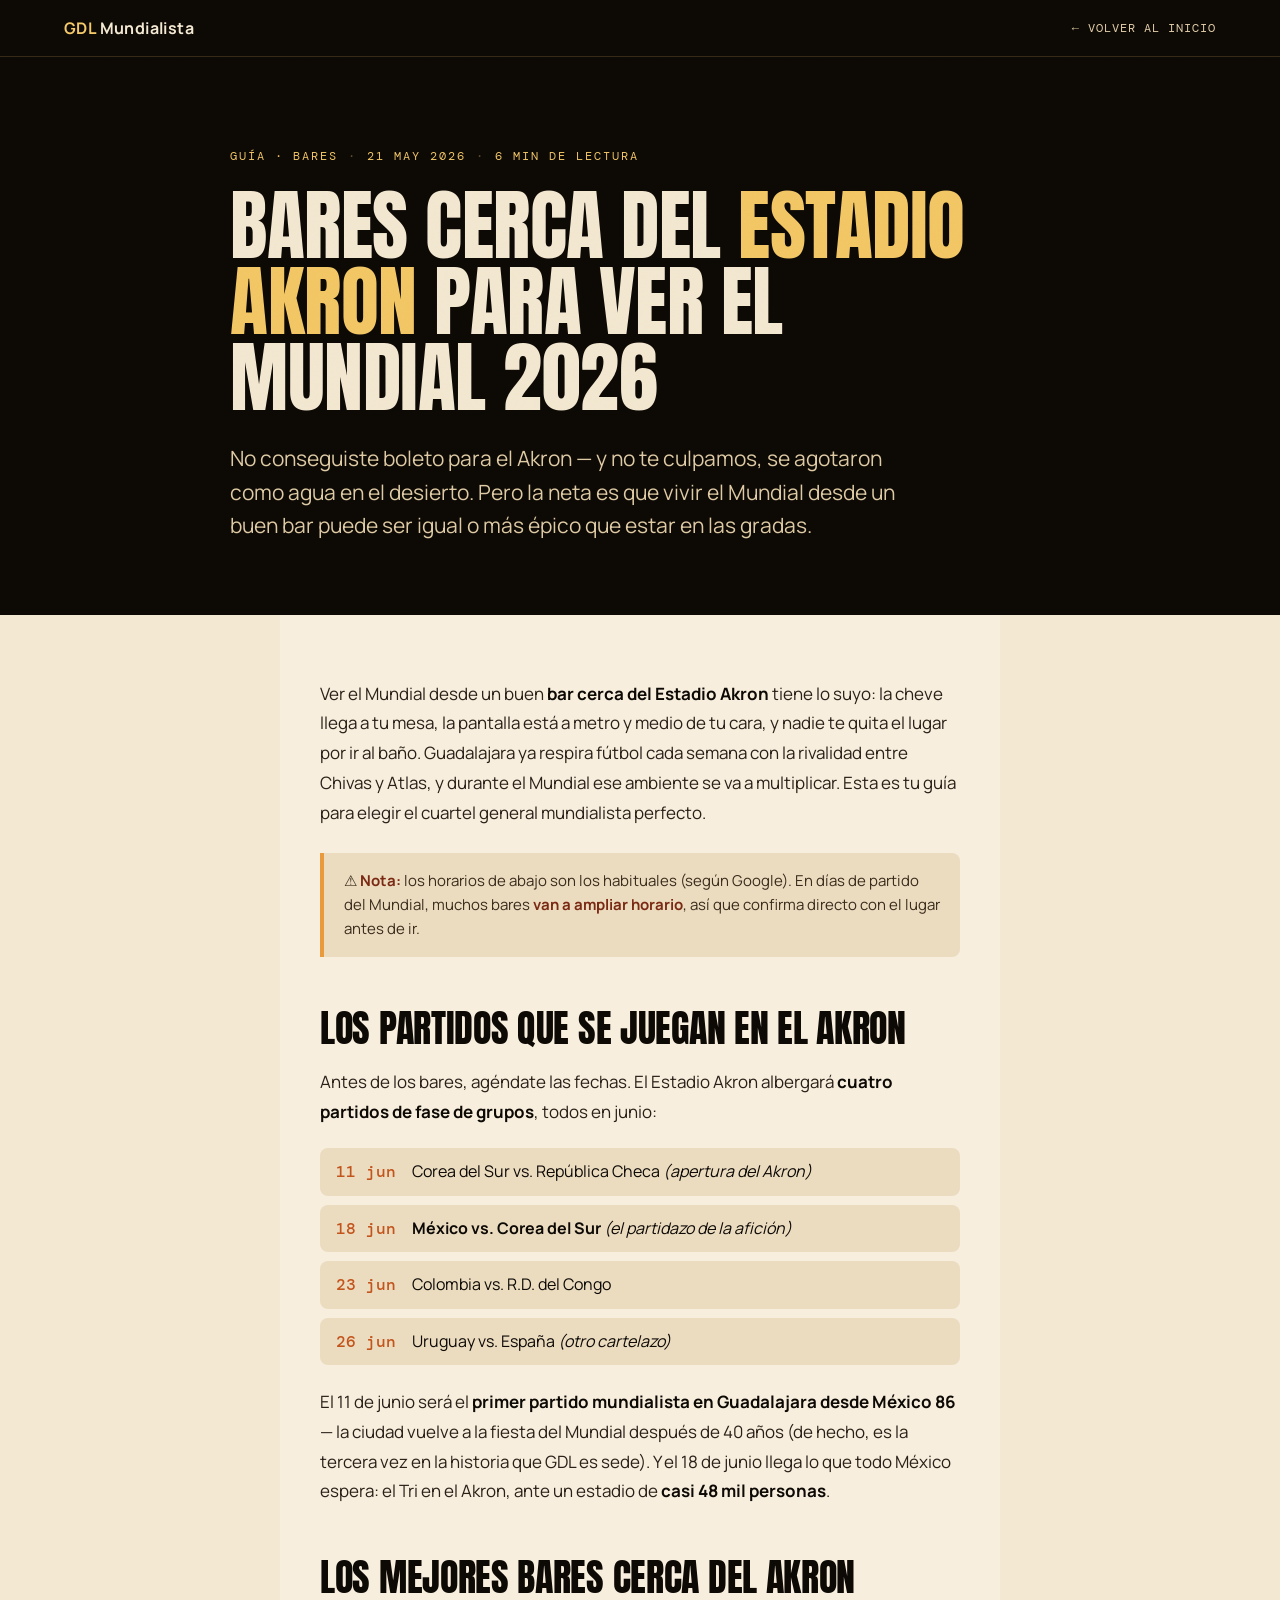
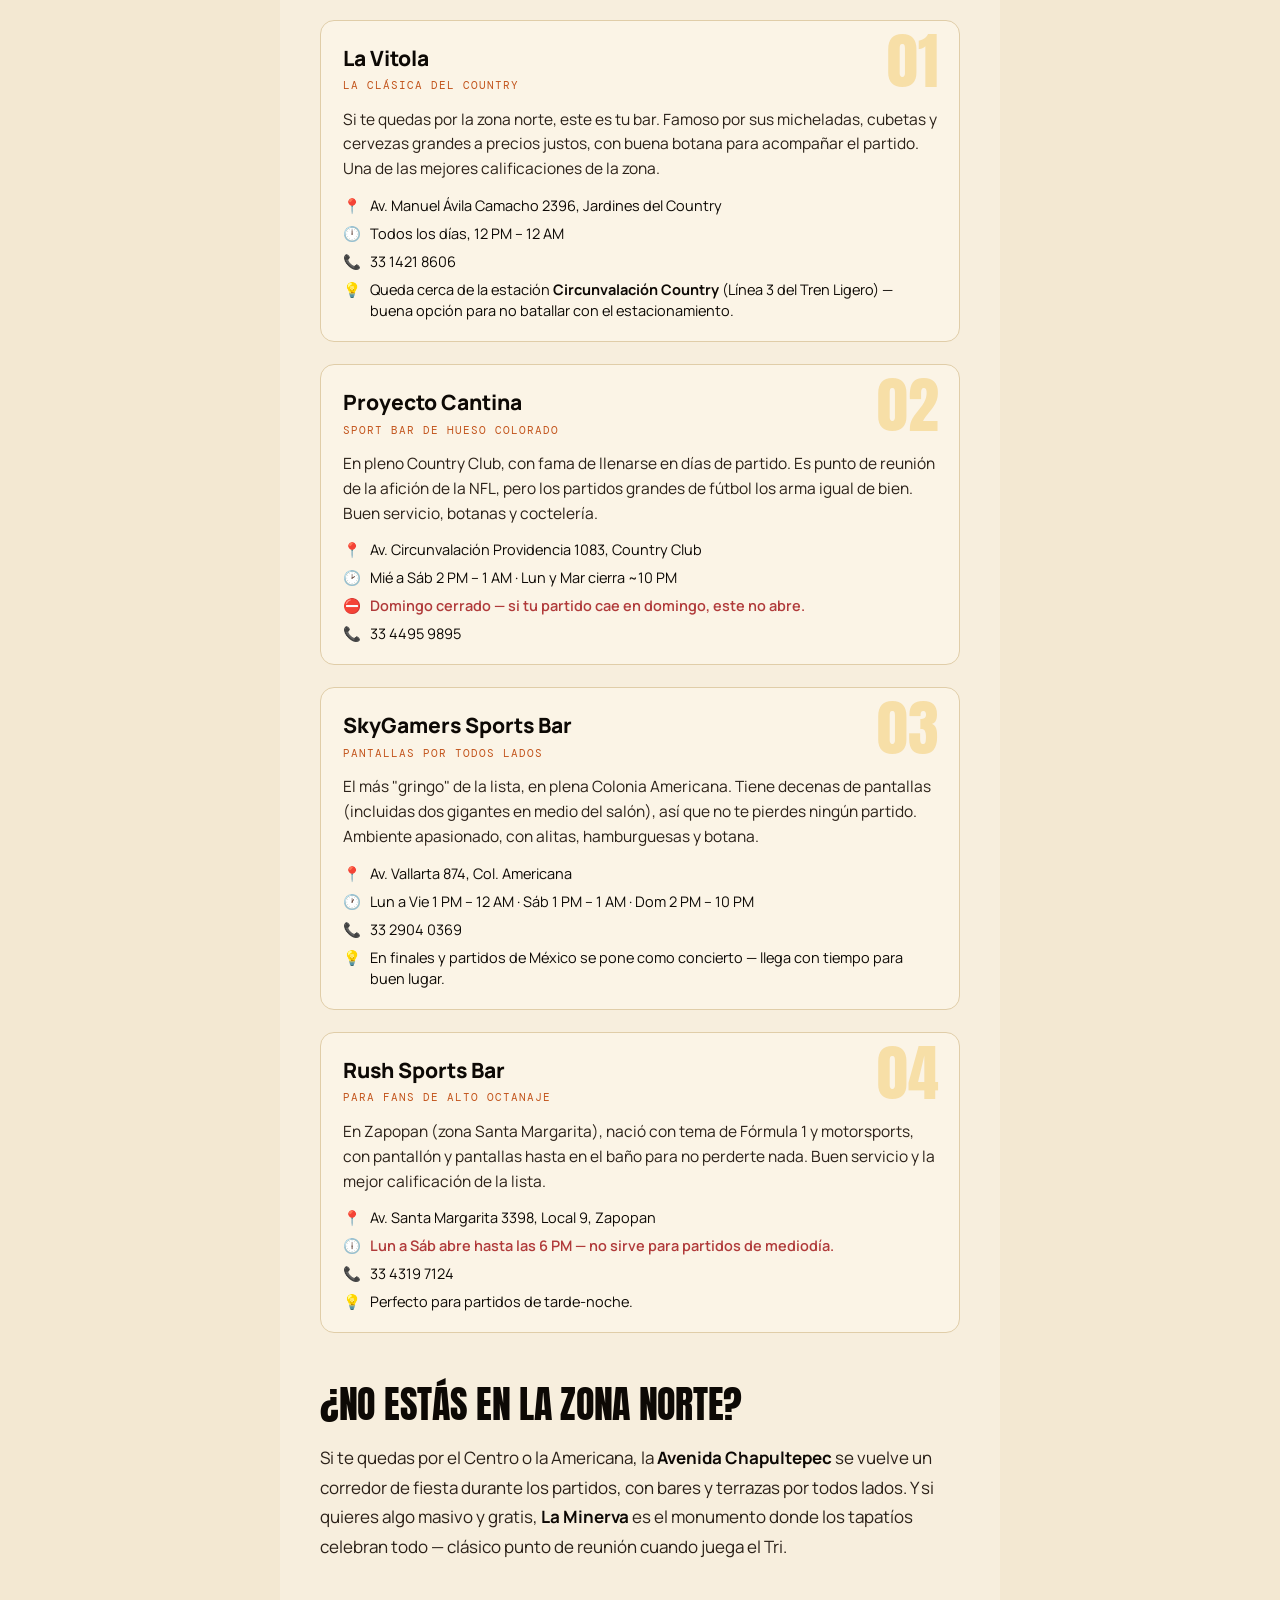
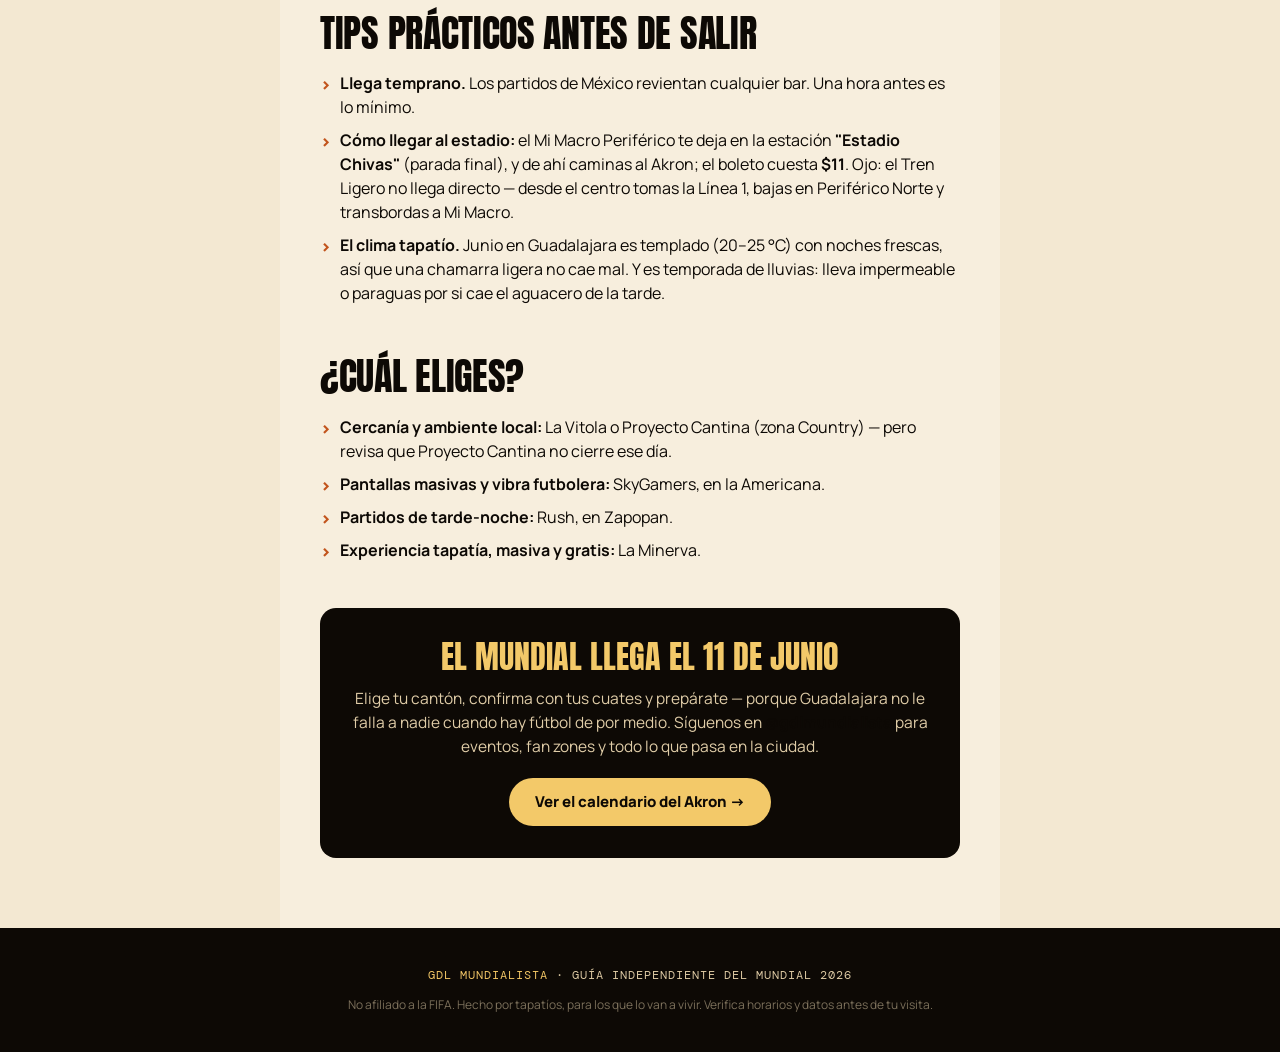
<file: bares.html>
<!DOCTYPE html>
<html lang="es">
<head>
<meta charset="UTF-8" />
<meta name="viewport" content="width=device-width, initial-scale=1.0" />
<title>Bares cerca del Estadio Akron para ver el Mundial 2026 | GDL Mundialista</title>

<!-- SEO -->
<meta name="description" content="¿Sin boleto para el Akron? Estos son los mejores bares cerca del Estadio Akron para vivir el Mundial 2026 como local: pantallas, cheve y ambientazo." />
<meta name="keywords" content="bares cerca del Estadio Akron, bares para ver el Mundial Guadalajara, dónde ver partidos Zapopan, sport bar Guadalajara Mundial 2026, bares deportivos GDL" />
<meta name="author" content="GDL Mundialista" />
<meta name="robots" content="index, follow" />
<meta name="theme-color" content="#1a0e07" />
<link rel="canonical" href="https://gdl-mundialista.vercel.app/bares.html" />

<!-- Open Graph -->
<meta property="og:type" content="article" />
<meta property="og:locale" content="es_MX" />
<meta property="og:site_name" content="GDL Mundialista" />
<meta property="og:title" content="Bares cerca del Estadio Akron para ver el Mundial 2026" />
<meta property="og:description" content="Los mejores sport bars cerca del Akron para vivir el Mundial 2026 en Guadalajara: dirección, horarios y tips de local." />
<meta property="og:url" content="https://gdl-mundialista.vercel.app/bares.html" />

<!-- Twitter -->
<meta name="twitter:card" content="summary_large_image" />
<meta name="twitter:title" content="Bares cerca del Estadio Akron para ver el Mundial 2026" />
<meta name="twitter:description" content="Los mejores sport bars cerca del Akron para vivir el Mundial 2026 en Guadalajara." />

<!-- Datos estructurados (SEO) -->
<script type="application/ld+json">
{"@context":"https://schema.org","@type":"Article","headline":"Bares cerca del Estadio Akron para ver el Mundial 2026","datePublished":"2026-05-21","inLanguage":"es-MX","author":{"@type":"Organization","name":"GDL Mundialista"},"publisher":{"@type":"Organization","name":"GDL Mundialista"},"description":"Los mejores bares cerca del Estadio Akron para ver el Mundial 2026 en Guadalajara."}
</script>

<!-- Favicon -->
<link rel="icon" href="data:image/svg+xml,<svg xmlns='http://www.w3.org/2000/svg' viewBox='0 0 100 100'><text y='.9em' font-size='90'>⚽</text></svg>" />

<link rel="preconnect" href="https://fonts.googleapis.com">
<link rel="preconnect" href="https://fonts.gstatic.com" crossorigin>
<link href="https://fonts.googleapis.com/css2?family=Anton&family=Manrope:wght@300;400;500;600;700;800&family=DM+Mono:wght@400;500&display=swap" rel="stylesheet">

<link rel="stylesheet" href="styles.css">

<style>
  /* ===== Página de artículo — usa las variables del sitio ===== */
  .art-top{display:flex;justify-content:space-between;align-items:center;gap:16px;padding:16px clamp(20px,5vw,80px);background:var(--ink);border-bottom:1px solid rgba(243,201,105,.18);position:sticky;top:0;z-index:50}
  .art-brand{font-family:var(--ff-body);font-weight:700;color:var(--cream);text-decoration:none;letter-spacing:.4px;font-size:16px}
  .art-brand b{color:var(--sun-1)}
  .art-back{font-family:var(--ff-mono);font-size:12px;color:var(--cream-3);text-decoration:none;text-transform:uppercase;letter-spacing:1px;transition:color .2s}
  .art-back:hover{color:var(--sun-1)}

  .art-hero{background:var(--ink);color:var(--cream);padding:clamp(44px,7vw,96px) clamp(20px,5vw,80px) clamp(40px,6vw,72px)}
  .art-hero-inner{max-width:820px;margin:0 auto}
  .art-eyebrow{font-family:var(--ff-mono);font-size:12px;letter-spacing:2px;color:var(--sun-1);text-transform:uppercase;margin-bottom:22px;display:flex;gap:10px;flex-wrap:wrap;align-items:center}
  .art-eyebrow .sep{opacity:.4}
  .art-h1{font-family:var(--ff-display);font-weight:400;font-size:clamp(36px,6.5vw,78px);line-height:.98;letter-spacing:-.5px;text-transform:uppercase;margin:0 0 26px}
  .art-h1 .accent{color:var(--sun-1)}
  .art-lead{font-family:var(--ff-body);font-weight:400;font-size:clamp(17px,2.1vw,21px);line-height:1.6;color:var(--cream-3);max-width:680px;margin:0}

  .article{max-width:720px;margin:0 auto;padding:clamp(36px,5vw,64px) clamp(20px,5vw,40px);background:var(--paper);color:var(--ink)}
  .article h2{font-family:var(--ff-display);font-weight:400;font-size:clamp(25px,4vw,38px);line-height:1.04;text-transform:uppercase;letter-spacing:-.3px;margin:52px 0 18px}
  .article > p{font-family:var(--ff-body);font-weight:400;font-size:17px;line-height:1.75;margin:0 0 18px;color:#2a2018}
  .article a{color:var(--sun-3);text-decoration:underline;text-underline-offset:3px}
  .article strong{font-weight:700;color:var(--ink)}

  .callout{border-left:4px solid var(--sun-2);background:var(--cream-2);padding:16px 20px;margin:26px 0;border-radius:0 8px 8px 0;font-family:var(--ff-body);font-size:15px;line-height:1.6;color:#3a2c1c}
  .callout strong{color:var(--sun-4)}

  .matches{list-style:none;padding:0;margin:22px 0;display:grid;gap:9px}
  .matches li{font-family:var(--ff-body);font-size:16px;padding:12px 16px;background:var(--cream-2);border-radius:8px;display:flex;gap:12px;align-items:baseline;line-height:1.4}
  .matches .d{font-family:var(--ff-mono);font-weight:500;color:var(--sun-3);min-width:64px;flex-shrink:0}

  .bar{border:1px solid var(--cream-3);border-radius:14px;padding:22px 22px 20px;margin:22px 0;background:#fbf4e6;position:relative;overflow:hidden}
  .bar-num{font-family:var(--ff-display);font-size:62px;line-height:.7;color:var(--sun-1);position:absolute;top:18px;right:20px;opacity:.5;pointer-events:none}
  .bar h3{font-family:var(--ff-body);font-weight:800;font-size:21px;margin:0 0 3px;padding-right:54px}
  .bar .sub{font-family:var(--ff-mono);font-size:11px;text-transform:uppercase;letter-spacing:1px;color:var(--sun-3);margin-bottom:13px}
  .bar > p{font-family:var(--ff-body);font-size:15.5px;line-height:1.6;margin:0 0 14px;color:#2a2018}
  .bar-data{list-style:none;padding:0;margin:0;display:grid;gap:7px}
  .bar-data li{font-family:var(--ff-body);font-size:14.5px;line-height:1.45;display:flex;gap:9px}
  .bar-data .ic{flex-shrink:0}
  .bar-data .warn{color:var(--red);font-weight:600}

  .pick{list-style:none;padding:0;margin:18px 0;display:grid;gap:9px}
  .pick li{font-family:var(--ff-body);font-size:16px;padding-left:20px;position:relative;line-height:1.5}
  .pick li::before{content:"›";position:absolute;left:0;color:var(--sun-3);font-weight:800;font-size:18px}

  .art-cta{margin:46px 0 6px;background:var(--ink);color:var(--cream);border-radius:16px;padding:32px 28px;text-align:center}
  .art-cta h3{font-family:var(--ff-display);font-weight:400;font-size:clamp(23px,4vw,32px);text-transform:uppercase;color:var(--sun-1);margin:0 0 12px;line-height:1.05}
  .art-cta p{color:var(--cream-3);font-size:15.5px;margin:0 0 20px;line-height:1.55}
  .art-cta .btn{display:inline-block;background:var(--sun-1);color:var(--ink);font-family:var(--ff-body);font-weight:800;padding:13px 26px;border-radius:999px;text-decoration:none;font-size:15px;transition:transform .15s}
  .art-cta .btn:hover{transform:translateY(-2px)}

  .art-footer{background:var(--ink);color:var(--cream-3);padding:38px clamp(20px,5vw,80px);text-align:center;font-family:var(--ff-mono);font-size:12px;letter-spacing:1px;text-transform:uppercase}
  .art-footer a{color:var(--sun-1);text-decoration:none}
  .art-footer .small{display:block;margin-top:12px;opacity:.55;text-transform:none;letter-spacing:0;font-family:var(--ff-body);font-size:12px}
</style>
<!-- otras cosas del head... -->
   
   <!-- Google Analytics (GA4) -->
   <script async src="https://www.googletagmanager.com/gtag/js?id=G-32QBSR5JQ1"></script>
   <script>
     window.dataLayer = window.dataLayer || [];
     function gtag(){dataLayer.push(arguments);}
     gtag('js', new Date());
     gtag('config', 'G-32QBSR5JQ1');
   </script>
<meta property="og:image" content="https://gdl-mundialista.vercel.app/og/gdl-mundialista.jpg">
<meta property="og:image:width" content="1200">
<meta property="og:image:height" content="630">
<meta property="og:image:alt" content="GDL Mundialista — Guía del Mundial 2026 en Guadalajara">
<meta name="twitter:image" content="https://gdl-mundialista.vercel.app/og/gdl-mundialista.jpg"></head>
<body>

<div class="page p-amber d-balanced">

  <!-- Top bar -->
  <header class="art-top">
    <a href="index.html" class="art-brand"><b>GDL</b> Mundialista</a>
    <a href="index.html" class="art-back">← Volver al inicio</a>
  </header>

  <!-- Hero del artículo -->
  <section class="art-hero grain">
    <div class="art-hero-inner">
      <div class="art-eyebrow">
        <span>Guía · Bares</span><span class="sep">·</span>
        <span>21 May 2026</span><span class="sep">·</span>
        <span>6 min de lectura</span>
      </div>
      <h1 class="art-h1">Bares cerca del <span class="accent">Estadio Akron</span> para ver el Mundial 2026</h1>
      <p class="art-lead">No conseguiste boleto para el Akron — y no te culpamos, se agotaron como agua en el desierto. Pero la neta es que vivir el Mundial desde un buen bar puede ser igual o más épico que estar en las gradas.</p>
    </div>
  </section>

  <!-- Cuerpo -->
  <article class="article">

    <p>Ver el Mundial desde un buen <strong>bar cerca del Estadio Akron</strong> tiene lo suyo: la cheve llega a tu mesa, la pantalla está a metro y medio de tu cara, y nadie te quita el lugar por ir al baño. Guadalajara ya respira fútbol cada semana con la rivalidad entre Chivas y Atlas, y durante el Mundial ese ambiente se va a multiplicar. Esta es tu guía para elegir el cuartel general mundialista perfecto.</p>

    <div class="callout">
      ⚠️ <strong>Nota:</strong> los horarios de abajo son los habituales (según Google). En días de partido del Mundial, muchos bares <strong>van a ampliar horario</strong>, así que confirma directo con el lugar antes de ir.
    </div>

    <h2>Los partidos que se juegan en el Akron</h2>
    <p>Antes de los bares, agéndate las fechas. El Estadio Akron albergará <strong>cuatro partidos de fase de grupos</strong>, todos en junio:</p>
    <ul class="matches">
      <li><span class="d">11 jun</span><span>Corea del Sur vs. República Checa <em>(apertura del Akron)</em></span></li>
      <li><span class="d">18 jun</span><span><strong>México vs. Corea del Sur</strong> <em>(el partidazo de la afición)</em></span></li>
      <li><span class="d">23 jun</span><span>Colombia vs. R.D. del Congo</span></li>
      <li><span class="d">26 jun</span><span>Uruguay vs. España <em>(otro cartelazo)</em></span></li>
    </ul>
    <p>El 11 de junio será el <strong>primer partido mundialista en Guadalajara desde México 86</strong> — la ciudad vuelve a la fiesta del Mundial después de 40 años (de hecho, es la tercera vez en la historia que GDL es sede). Y el 18 de junio llega lo que todo México espera: el Tri en el Akron, ante un estadio de <strong>casi 48 mil personas</strong>.</p>

    <h2>Los mejores bares cerca del Akron</h2>

    <div class="bar">
      <span class="bar-num">01</span>
      <h3>La Vitola</h3>
      <div class="sub">La clásica del Country</div>
      <p>Si te quedas por la zona norte, este es tu bar. Famoso por sus micheladas, cubetas y cervezas grandes a precios justos, con buena botana para acompañar el partido. Una de las mejores calificaciones de la zona.</p>
      <ul class="bar-data">
        <li><span class="ic">📍</span><span>Av. Manuel Ávila Camacho 2396, Jardines del Country</span></li>
        <li><span class="ic">🕛</span><span>Todos los días, 12 PM – 12 AM</span></li>
        <li><span class="ic">📞</span><span>33 1421 8606</span></li>
        <li><span class="ic">💡</span><span>Queda cerca de la estación <strong>Circunvalación Country</strong> (Línea 3 del Tren Ligero) — buena opción para no batallar con el estacionamiento.</span></li>
      </ul>
    </div>

    <div class="bar">
      <span class="bar-num">02</span>
      <h3>Proyecto Cantina</h3>
      <div class="sub">Sport bar de hueso colorado</div>
      <p>En pleno Country Club, con fama de llenarse en días de partido. Es punto de reunión de la afición de la NFL, pero los partidos grandes de fútbol los arma igual de bien. Buen servicio, botanas y coctelería.</p>
      <ul class="bar-data">
        <li><span class="ic">📍</span><span>Av. Circunvalación Providencia 1083, Country Club</span></li>
        <li><span class="ic">🕑</span><span>Mié a Sáb 2 PM – 1 AM · Lun y Mar cierra ~10 PM</span></li>
        <li><span class="ic">⛔</span><span class="warn">Domingo cerrado — si tu partido cae en domingo, este no abre.</span></li>
        <li><span class="ic">📞</span><span>33 4495 9895</span></li>
      </ul>
    </div>

    <div class="bar">
      <span class="bar-num">03</span>
      <h3>SkyGamers Sports Bar</h3>
      <div class="sub">Pantallas por todos lados</div>
      <p>El más "gringo" de la lista, en plena Colonia Americana. Tiene decenas de pantallas (incluidas dos gigantes en medio del salón), así que no te pierdes ningún partido. Ambiente apasionado, con alitas, hamburguesas y botana.</p>
      <ul class="bar-data">
        <li><span class="ic">📍</span><span>Av. Vallarta 874, Col. Americana</span></li>
        <li><span class="ic">🕐</span><span>Lun a Vie 1 PM – 12 AM · Sáb 1 PM – 1 AM · Dom 2 PM – 10 PM</span></li>
        <li><span class="ic">📞</span><span>33 2904 0369</span></li>
        <li><span class="ic">💡</span><span>En finales y partidos de México se pone como concierto — llega con tiempo para buen lugar.</span></li>
      </ul>
    </div>

    <div class="bar">
      <span class="bar-num">04</span>
      <h3>Rush Sports Bar</h3>
      <div class="sub">Para fans de alto octanaje</div>
      <p>En Zapopan (zona Santa Margarita), nació con tema de Fórmula 1 y motorsports, con pantallón y pantallas hasta en el baño para no perderte nada. Buen servicio y la mejor calificación de la lista.</p>
      <ul class="bar-data">
        <li><span class="ic">📍</span><span>Av. Santa Margarita 3398, Local 9, Zapopan</span></li>
        <li><span class="ic">🕕</span><span class="warn">Lun a Sáb abre hasta las 6 PM — no sirve para partidos de mediodía.</span></li>
        <li><span class="ic">📞</span><span>33 4319 7124</span></li>
        <li><span class="ic">💡</span><span>Perfecto para partidos de tarde-noche.</span></li>
      </ul>
    </div>

    <h2>¿No estás en la zona norte?</h2>
    <p>Si te quedas por el Centro o la Americana, la <strong>Avenida Chapultepec</strong> se vuelve un corredor de fiesta durante los partidos, con bares y terrazas por todos lados. Y si quieres algo masivo y gratis, <strong>La Minerva</strong> es el monumento donde los tapatíos celebran todo — clásico punto de reunión cuando juega el Tri.</p>

    <h2>Tips prácticos antes de salir</h2>
    <ul class="pick">
      <li><strong>Llega temprano.</strong> Los partidos de México revientan cualquier bar. Una hora antes es lo mínimo.</li>
      <li><strong>Cómo llegar al estadio:</strong> el Mi Macro Periférico te deja en la estación <strong>"Estadio Chivas"</strong> (parada final), y de ahí caminas al Akron; el boleto cuesta <strong>$11</strong>. Ojo: el Tren Ligero no llega directo — desde el centro tomas la Línea 1, bajas en Periférico Norte y transbordas a Mi Macro.</li>
      <li><strong>El clima tapatío.</strong> Junio en Guadalajara es templado (20–25 °C) con noches frescas, así que una chamarra ligera no cae mal. Y es temporada de lluvias: lleva impermeable o paraguas por si cae el aguacero de la tarde.</li>
    </ul>

    <h2>¿Cuál eliges?</h2>
    <ul class="pick">
      <li><strong>Cercanía y ambiente local:</strong> La Vitola o Proyecto Cantina (zona Country) — pero revisa que Proyecto Cantina no cierre ese día.</li>
      <li><strong>Pantallas masivas y vibra futbolera:</strong> SkyGamers, en la Americana.</li>
      <li><strong>Partidos de tarde-noche:</strong> Rush, en Zapopan.</li>
      <li><strong>Experiencia tapatía, masiva y gratis:</strong> La Minerva.</li>
    </ul>

    <div class="art-cta">
      <h3>El Mundial llega el 11 de junio</h3>
      <p>Elige tu cantón, confirma con tus cuates y prepárate — porque Guadalajara no le falla a nadie cuando hay fútbol de por medio. Síguenos en <strong>@gdlmundialista</strong> para eventos, fan zones y todo lo que pasa en la ciudad.</p>
      <a class="btn" href="index.html#partidos">Ver el calendario del Akron →</a>
    </div>

  </article>

  <!-- Footer -->
  <footer class="art-footer grain">
    <div><a href="index.html">GDL MUNDIALISTA</a> · GUÍA INDEPENDIENTE DEL MUNDIAL 2026</div>
    <span class="small">No afiliado a la FIFA. Hecho por tapatíos, para los que lo van a vivir. Verifica horarios y datos antes de tu visita.</span>
  </footer>

</div>
</body>
</html>
</file>
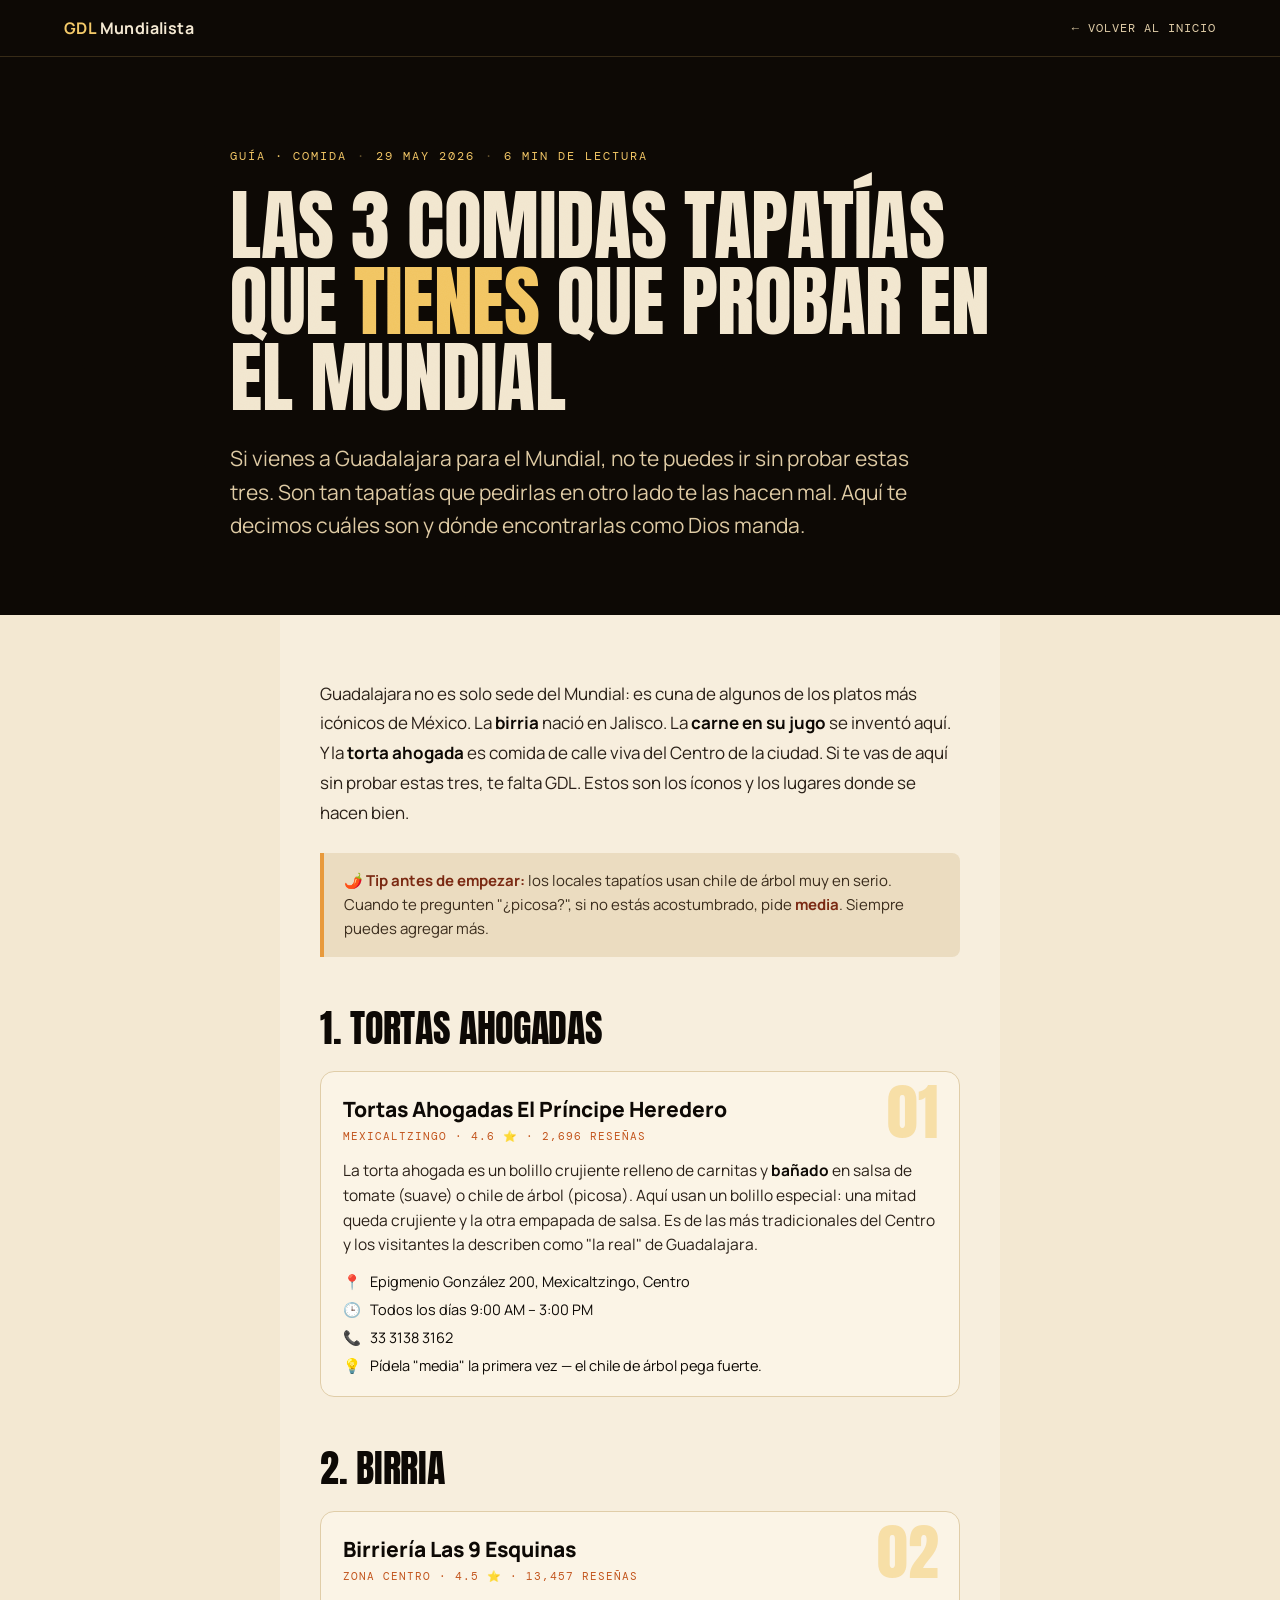
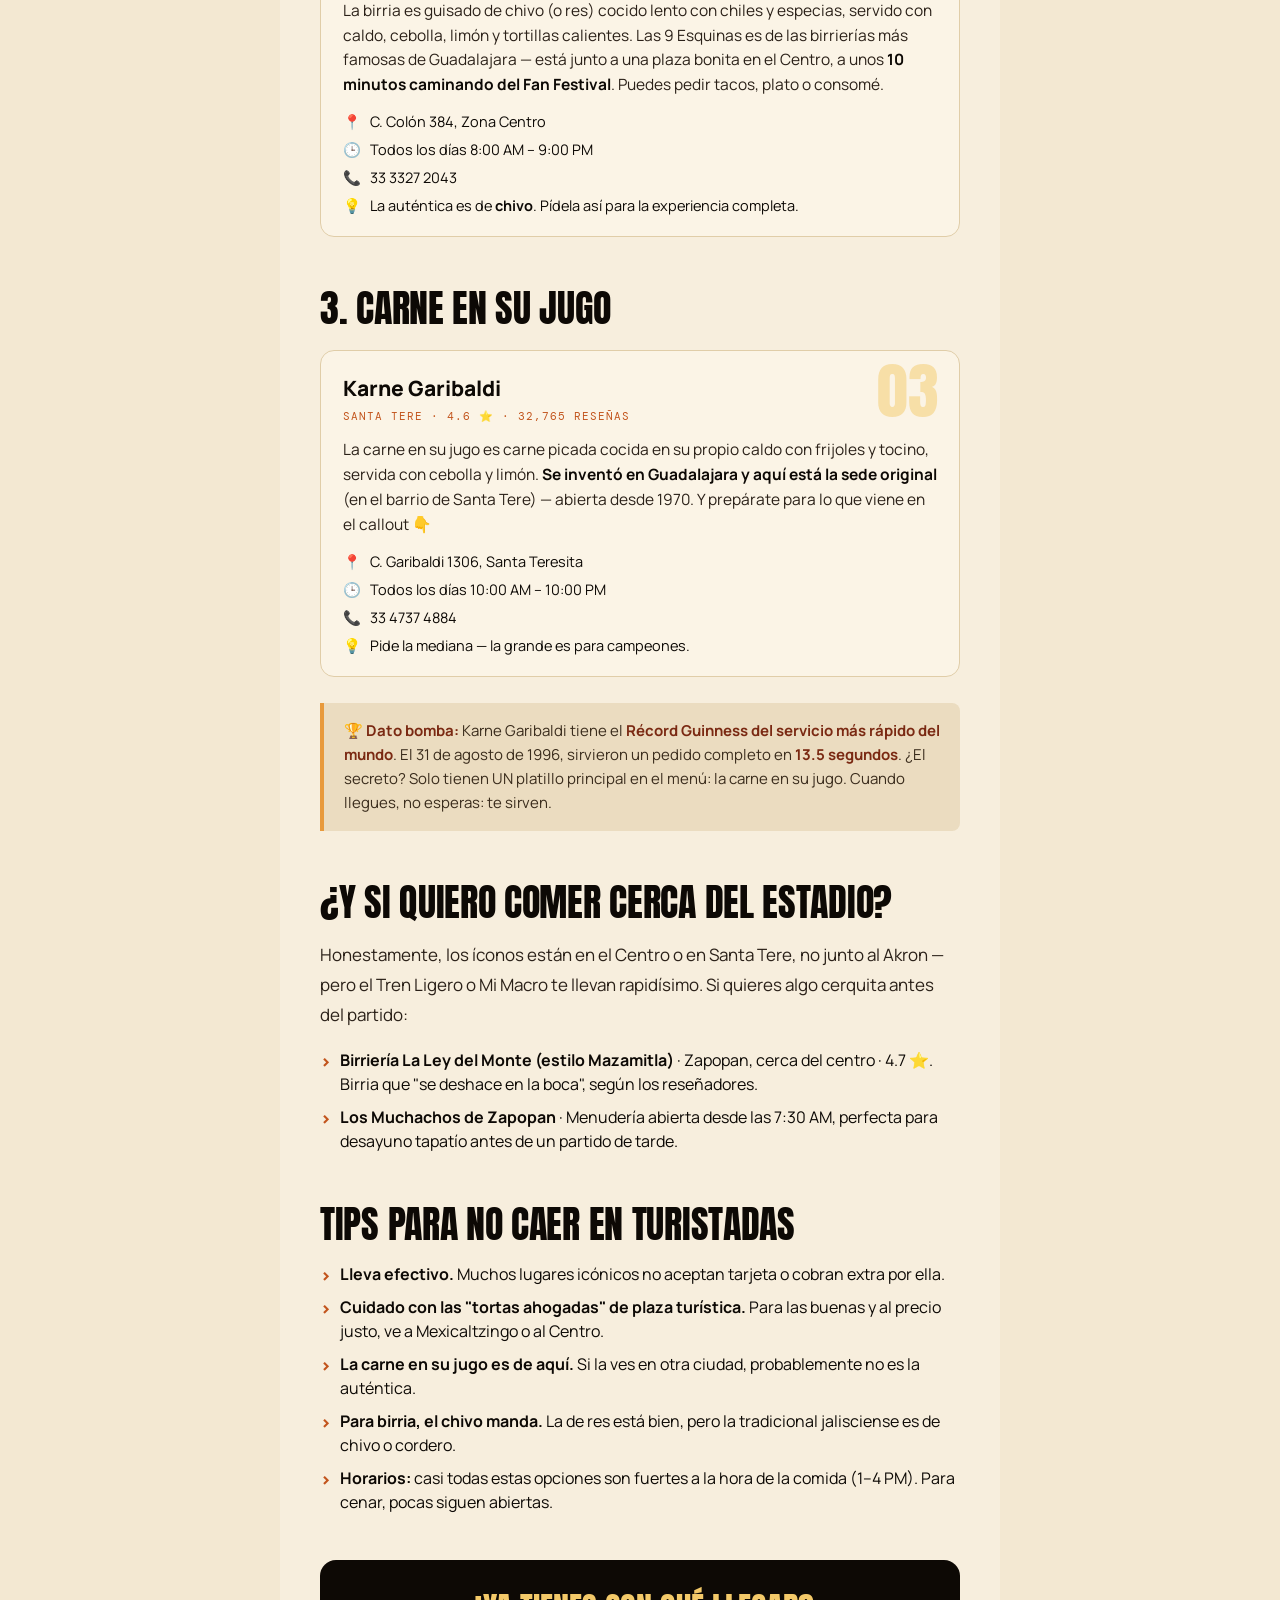
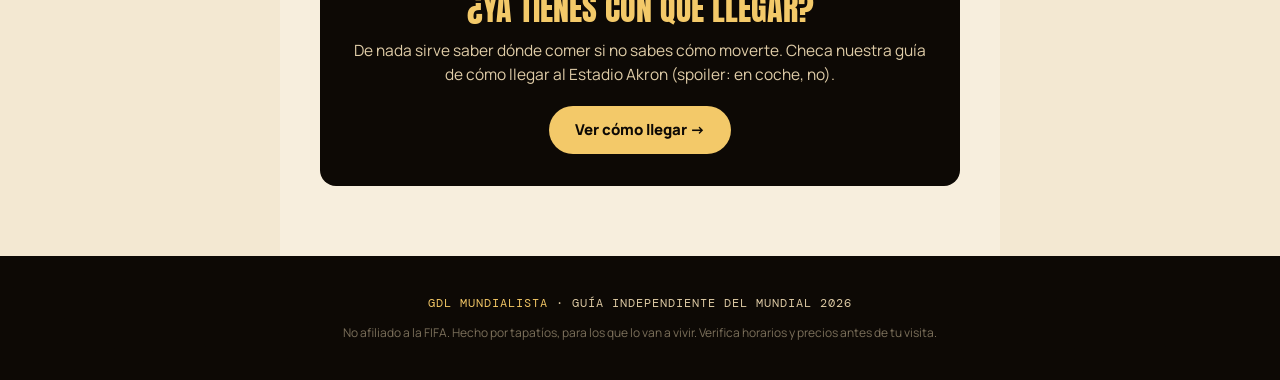
<file: comida.html>
<!DOCTYPE html>
<html lang="es">
<head>
<meta charset="UTF-8" />
<meta name="viewport" content="width=device-width, initial-scale=1.0" />
<title>Las 3 comidas tapatías que TIENES que probar en el Mundial 2026 | GDL Mundialista</title>

<!-- SEO -->
<meta name="description" content="Tortas ahogadas, birria y carne en su jugo: los 3 íconos tapatíos que un visitante del Mundial 2026 tiene que probar en Guadalajara, con los mejores lugares verificados." />
<meta name="keywords" content="qué comer en Guadalajara Mundial 2026, tortas ahogadas Guadalajara, birria Guadalajara, carne en su jugo Karne Garibaldi, comida tapatía Mundial, dónde comer cerca del Estadio Akron" />
<meta name="author" content="GDL Mundialista" />
<meta name="robots" content="index, follow" />
<meta name="theme-color" content="#1a0e07" />
<link rel="canonical" href="https://gdl-mundialista.vercel.app/comida.html" />

<!-- Open Graph -->
<meta property="og:type" content="article" />
<meta property="og:locale" content="es_MX" />
<meta property="og:site_name" content="GDL Mundialista" />
<meta property="og:title" content="Las 3 comidas tapatías que TIENES que probar en el Mundial 2026" />
<meta property="og:description" content="Tortas ahogadas, birria y carne en su jugo: las 3 cosas que no te puedes ir sin probar. Los mejores lugares, verificados." />
<meta property="og:url" content="https://gdl-mundialista.vercel.app/comida.html" />

<!-- Twitter -->
<meta name="twitter:card" content="summary_large_image" />
<meta name="twitter:title" content="Las 3 comidas tapatías que TIENES que probar en el Mundial 2026" />
<meta name="twitter:description" content="Tortas ahogadas, birria y carne en su jugo: los 3 íconos tapatíos. Dónde y cómo." />

<!-- Datos estructurados (SEO) -->
<script type="application/ld+json">
{"@context":"https://schema.org","@type":"Article","headline":"Las 3 comidas tapatías que TIENES que probar en el Mundial 2026","datePublished":"2026-05-29","inLanguage":"es-MX","author":{"@type":"Organization","name":"GDL Mundialista"},"publisher":{"@type":"Organization","name":"GDL Mundialista"},"description":"Guía con los 3 íconos gastronómicos tapatíos —tortas ahogadas, birria y carne en su jugo— y los mejores lugares para probarlos durante el Mundial 2026."}
</script>

<!-- Favicon -->
<link rel="icon" href="data:image/svg+xml,<svg xmlns='http://www.w3.org/2000/svg' viewBox='0 0 100 100'><text y='.9em' font-size='90'>⚽</text></svg>" />

<link rel="preconnect" href="https://fonts.googleapis.com">
<link rel="preconnect" href="https://fonts.gstatic.com" crossorigin>
<link href="https://fonts.googleapis.com/css2?family=Anton&family=Manrope:wght@300;400;500;600;700;800&family=DM+Mono:wght@400;500&display=swap" rel="stylesheet">

<link rel="stylesheet" href="styles.css">

<style>
  /* ===== Página de artículo — usa las variables del sitio ===== */
  .art-top{display:flex;justify-content:space-between;align-items:center;gap:16px;padding:16px clamp(20px,5vw,80px);background:var(--ink);border-bottom:1px solid rgba(243,201,105,.18);position:sticky;top:0;z-index:50}
  .art-brand{font-family:var(--ff-body);font-weight:700;color:var(--cream);text-decoration:none;letter-spacing:.4px;font-size:16px}
  .art-brand b{color:var(--sun-1)}
  .art-back{font-family:var(--ff-mono);font-size:12px;color:var(--cream-3);text-decoration:none;text-transform:uppercase;letter-spacing:1px;transition:color .2s}
  .art-back:hover{color:var(--sun-1)}

  .art-hero{background:var(--ink);color:var(--cream);padding:clamp(44px,7vw,96px) clamp(20px,5vw,80px) clamp(40px,6vw,72px)}
  .art-hero-inner{max-width:820px;margin:0 auto}
  .art-eyebrow{font-family:var(--ff-mono);font-size:12px;letter-spacing:2px;color:var(--sun-1);text-transform:uppercase;margin-bottom:22px;display:flex;gap:10px;flex-wrap:wrap;align-items:center}
  .art-eyebrow .sep{opacity:.4}
  .art-h1{font-family:var(--ff-display);font-weight:400;font-size:clamp(36px,6.5vw,78px);line-height:.98;letter-spacing:-.5px;text-transform:uppercase;margin:0 0 26px}
  .art-h1 .accent{color:var(--sun-1)}
  .art-lead{font-family:var(--ff-body);font-weight:400;font-size:clamp(17px,2.1vw,21px);line-height:1.6;color:var(--cream-3);max-width:680px;margin:0}

  .article{max-width:720px;margin:0 auto;padding:clamp(36px,5vw,64px) clamp(20px,5vw,40px);background:var(--paper);color:var(--ink)}
  .article h2{font-family:var(--ff-display);font-weight:400;font-size:clamp(25px,4vw,38px);line-height:1.04;text-transform:uppercase;letter-spacing:-.3px;margin:52px 0 18px}
  .article > p{font-family:var(--ff-body);font-weight:400;font-size:17px;line-height:1.75;margin:0 0 18px;color:#2a2018}
  .article a{color:var(--sun-3);text-decoration:underline;text-underline-offset:3px}
  .article strong{font-weight:700;color:var(--ink)}

  .callout{border-left:4px solid var(--sun-2);background:var(--cream-2);padding:16px 20px;margin:26px 0;border-radius:0 8px 8px 0;font-family:var(--ff-body);font-size:15px;line-height:1.6;color:#3a2c1c}
  .callout strong{color:var(--sun-4)}

  .matches{list-style:none;padding:0;margin:22px 0;display:grid;gap:9px}
  .matches li{font-family:var(--ff-body);font-size:16px;padding:12px 16px;background:var(--cream-2);border-radius:8px;display:flex;gap:12px;align-items:baseline;line-height:1.4}
  .matches .d{font-family:var(--ff-mono);font-weight:500;color:var(--sun-3);min-width:74px;flex-shrink:0}

  .bar{border:1px solid var(--cream-3);border-radius:14px;padding:22px 22px 20px;margin:22px 0;background:#fbf4e6;position:relative;overflow:hidden}
  .bar-num{font-family:var(--ff-display);font-size:62px;line-height:.7;color:var(--sun-1);position:absolute;top:18px;right:20px;opacity:.5;pointer-events:none}
  .bar h3{font-family:var(--ff-body);font-weight:800;font-size:21px;margin:0 0 3px;padding-right:54px}
  .bar .sub{font-family:var(--ff-mono);font-size:11px;text-transform:uppercase;letter-spacing:1px;color:var(--sun-3);margin-bottom:13px}
  .bar > p{font-family:var(--ff-body);font-size:15.5px;line-height:1.6;margin:0 0 14px;color:#2a2018}
  .bar-data{list-style:none;padding:0;margin:0;display:grid;gap:7px}
  .bar-data li{font-family:var(--ff-body);font-size:14.5px;line-height:1.45;display:flex;gap:9px}
  .bar-data .ic{flex-shrink:0}
  .bar-data .warn{color:var(--red);font-weight:600}

  .pick{list-style:none;padding:0;margin:18px 0;display:grid;gap:9px}
  .pick li{font-family:var(--ff-body);font-size:16px;padding-left:20px;position:relative;line-height:1.5}
  .pick li::before{content:"›";position:absolute;left:0;color:var(--sun-3);font-weight:800;font-size:18px}

  .art-cta{margin:46px 0 6px;background:var(--ink);color:var(--cream);border-radius:16px;padding:32px 28px;text-align:center}
  .art-cta h3{font-family:var(--ff-display);font-weight:400;font-size:clamp(23px,4vw,32px);text-transform:uppercase;color:var(--sun-1);margin:0 0 12px;line-height:1.05}
  .art-cta p{color:var(--cream-3);font-size:15.5px;margin:0 0 20px;line-height:1.55}
  .art-cta .btn{display:inline-block;background:var(--sun-1);color:var(--ink);font-family:var(--ff-body);font-weight:800;padding:13px 26px;border-radius:999px;text-decoration:none;font-size:15px;transition:transform .15s}
  .art-cta .btn:hover{transform:translateY(-2px)}

  .art-footer{background:var(--ink);color:var(--cream-3);padding:38px clamp(20px,5vw,80px);text-align:center;font-family:var(--ff-mono);font-size:12px;letter-spacing:1px;text-transform:uppercase}
  .art-footer a{color:var(--sun-1);text-decoration:none}
  .art-footer .small{display:block;margin-top:12px;opacity:.55;text-transform:none;letter-spacing:0;font-family:var(--ff-body);font-size:12px}
</style>
<!-- otras cosas del head... -->
   
   <!-- Google Analytics (GA4) -->
   <script async src="https://www.googletagmanager.com/gtag/js?id=G-32QBSR5JQ1"></script>
   <script>
     window.dataLayer = window.dataLayer || [];
     function gtag(){dataLayer.push(arguments);}
     gtag('js', new Date());
     gtag('config', 'G-32QBSR5JQ1');
   </script>
<meta property="og:image" content="https://gdl-mundialista.vercel.app/og/gdl-mundialista.jpg">
<meta property="og:image:width" content="1200">
<meta property="og:image:height" content="630">
<meta property="og:image:alt" content="GDL Mundialista — Guía del Mundial 2026 en Guadalajara">
<meta name="twitter:image" content="https://gdl-mundialista.vercel.app/og/gdl-mundialista.jpg"></head>
  
<body>

<div class="page p-amber d-balanced">

  <!-- Top bar -->
  <header class="art-top">
    <a href="index.html" class="art-brand"><b>GDL</b> Mundialista</a>
    <a href="index.html" class="art-back">← Volver al inicio</a>
  </header>

  <!-- Hero del artículo -->
  <section class="art-hero grain">
    <div class="art-hero-inner">
      <div class="art-eyebrow">
        <span>Guía · Comida</span><span class="sep">·</span>
        <span>29 May 2026</span><span class="sep">·</span>
        <span>6 min de lectura</span>
      </div>
      <h1 class="art-h1">Las 3 comidas tapatías que <span class="accent">TIENES</span> que probar en el Mundial</h1>
      <p class="art-lead">Si vienes a Guadalajara para el Mundial, no te puedes ir sin probar estas tres. Son tan tapatías que pedirlas en otro lado te las hacen mal. Aquí te decimos cuáles son y dónde encontrarlas como Dios manda.</p>
    </div>
  </section>

  <!-- Cuerpo -->
  <article class="article">

    <p>Guadalajara no es solo sede del Mundial: es cuna de algunos de los platos más icónicos de México. La <strong>birria</strong> nació en Jalisco. La <strong>carne en su jugo</strong> se inventó aquí. Y la <strong>torta ahogada</strong> es comida de calle viva del Centro de la ciudad. Si te vas de aquí sin probar estas tres, te falta GDL. Estos son los íconos y los lugares donde se hacen bien.</p>

    <div class="callout">
      🌶️ <strong>Tip antes de empezar:</strong> los locales tapatíos usan chile de árbol muy en serio. Cuando te pregunten "¿picosa?", si no estás acostumbrado, pide <strong>media</strong>. Siempre puedes agregar más.
    </div>

    <h2>1. Tortas ahogadas</h2>

    <div class="bar">
      <span class="bar-num">01</span>
      <h3>Tortas Ahogadas El Príncipe Heredero</h3>
      <div class="sub">Mexicaltzingo · 4.6 ⭐ · 2,696 reseñas</div>
      <p>La torta ahogada es un bolillo crujiente relleno de carnitas y <strong>bañado</strong> en salsa de tomate (suave) o chile de árbol (picosa). Aquí usan un bolillo especial: una mitad queda crujiente y la otra empapada de salsa. Es de las más tradicionales del Centro y los visitantes la describen como "la real" de Guadalajara.</p>
      <ul class="bar-data">
        <li><span class="ic">📍</span><span>Epigmenio González 200, Mexicaltzingo, Centro</span></li>
        <li><span class="ic">🕒</span><span>Todos los días 9:00 AM – 3:00 PM</span></li>
        <li><span class="ic">📞</span><span>33 3138 3162</span></li>
        <li><span class="ic">💡</span><span>Pídela "media" la primera vez — el chile de árbol pega fuerte.</span></li>
      </ul>
    </div>

    <h2>2. Birria</h2>

    <div class="bar">
      <span class="bar-num">02</span>
      <h3>Birriería Las 9 Esquinas</h3>
      <div class="sub">Zona Centro · 4.5 ⭐ · 13,457 reseñas</div>
      <p>La birria es guisado de chivo (o res) cocido lento con chiles y especias, servido con caldo, cebolla, limón y tortillas calientes. Las 9 Esquinas es de las birrierías más famosas de Guadalajara — está junto a una plaza bonita en el Centro, a unos <strong>10 minutos caminando del Fan Festival</strong>. Puedes pedir tacos, plato o consomé.</p>
      <ul class="bar-data">
        <li><span class="ic">📍</span><span>C. Colón 384, Zona Centro</span></li>
        <li><span class="ic">🕒</span><span>Todos los días 8:00 AM – 9:00 PM</span></li>
        <li><span class="ic">📞</span><span>33 3327 2043</span></li>
        <li><span class="ic">💡</span><span>La auténtica es de <strong>chivo</strong>. Pídela así para la experiencia completa.</span></li>
      </ul>
    </div>

    <h2>3. Carne en su jugo</h2>

    <div class="bar">
      <span class="bar-num">03</span>
      <h3>Karne Garibaldi</h3>
      <div class="sub">Santa Tere · 4.6 ⭐ · 32,765 reseñas</div>
      <p>La carne en su jugo es carne picada cocida en su propio caldo con frijoles y tocino, servida con cebolla y limón. <strong>Se inventó en Guadalajara y aquí está la sede original</strong> (en el barrio de Santa Tere) — abierta desde 1970. Y prepárate para lo que viene en el callout 👇</p>
      <ul class="bar-data">
        <li><span class="ic">📍</span><span>C. Garibaldi 1306, Santa Teresita</span></li>
        <li><span class="ic">🕒</span><span>Todos los días 10:00 AM – 10:00 PM</span></li>
        <li><span class="ic">📞</span><span>33 4737 4884</span></li>
        <li><span class="ic">💡</span><span>Pide la mediana — la grande es para campeones.</span></li>
      </ul>
    </div>

    <div class="callout">
      🏆 <strong>Dato bomba:</strong> Karne Garibaldi tiene el <strong>Récord Guinness del servicio más rápido del mundo</strong>. El 31 de agosto de 1996, sirvieron un pedido completo en <strong>13.5 segundos</strong>. ¿El secreto? Solo tienen UN platillo principal en el menú: la carne en su jugo. Cuando llegues, no esperas: te sirven.
    </div>

    <h2>¿Y si quiero comer cerca del estadio?</h2>
    <p>Honestamente, los íconos están en el Centro o en Santa Tere, no junto al Akron — pero el Tren Ligero o Mi Macro te llevan rapidísimo. Si quieres algo cerquita antes del partido:</p>
    <ul class="pick">
      <li><strong>Birriería La Ley del Monte (estilo Mazamitla)</strong> · Zapopan, cerca del centro · 4.7 ⭐. Birria que "se deshace en la boca", según los reseñadores.</li>
      <li><strong>Los Muchachos de Zapopan</strong> · Menudería abierta desde las 7:30 AM, perfecta para desayuno tapatío antes de un partido de tarde.</li>
    </ul>

    <h2>Tips para no caer en turistadas</h2>
    <ul class="pick">
      <li><strong>Lleva efectivo.</strong> Muchos lugares icónicos no aceptan tarjeta o cobran extra por ella.</li>
      <li><strong>Cuidado con las "tortas ahogadas" de plaza turística.</strong> Para las buenas y al precio justo, ve a Mexicaltzingo o al Centro.</li>
      <li><strong>La carne en su jugo es de aquí.</strong> Si la ves en otra ciudad, probablemente no es la auténtica.</li>
      <li><strong>Para birria, el chivo manda.</strong> La de res está bien, pero la tradicional jalisciense es de chivo o cordero.</li>
      <li><strong>Horarios:</strong> casi todas estas opciones son fuertes a la hora de la comida (1–4 PM). Para cenar, pocas siguen abiertas.</li>
    </ul>

    <div class="art-cta">
      <h3>¿Ya tienes con qué llegar?</h3>
      <p>De nada sirve saber dónde comer si no sabes cómo moverte. Checa nuestra guía de cómo llegar al Estadio Akron (spoiler: en coche, no).</p>
      <a class="btn" href="transporte.html">Ver cómo llegar →</a>
    </div>

  </article>

  <!-- Footer -->
  <footer class="art-footer grain">
    <div><a href="index.html">GDL MUNDIALISTA</a> · GUÍA INDEPENDIENTE DEL MUNDIAL 2026</div>
    <span class="small">No afiliado a la FIFA. Hecho por tapatíos, para los que lo van a vivir. Verifica horarios y precios antes de tu visita.</span>
  </footer>

</div>
</body>
</html>
</file>
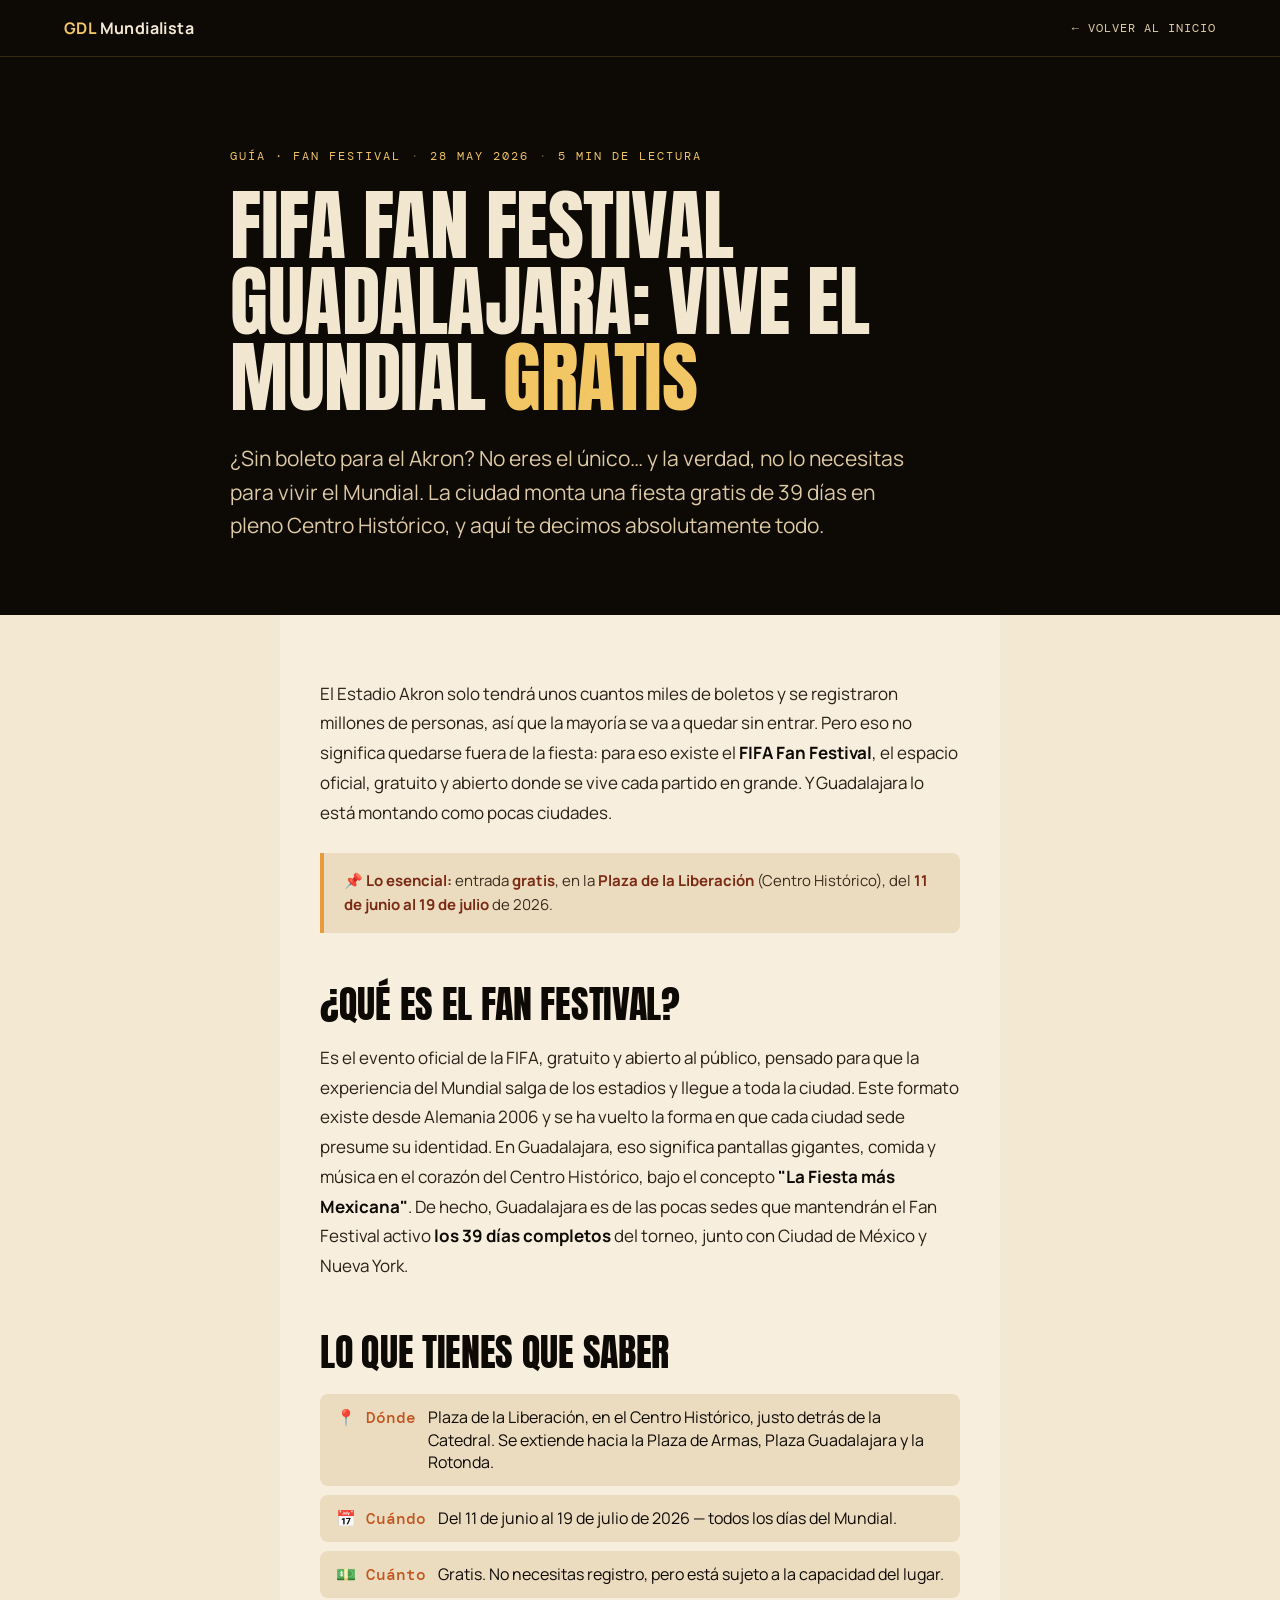
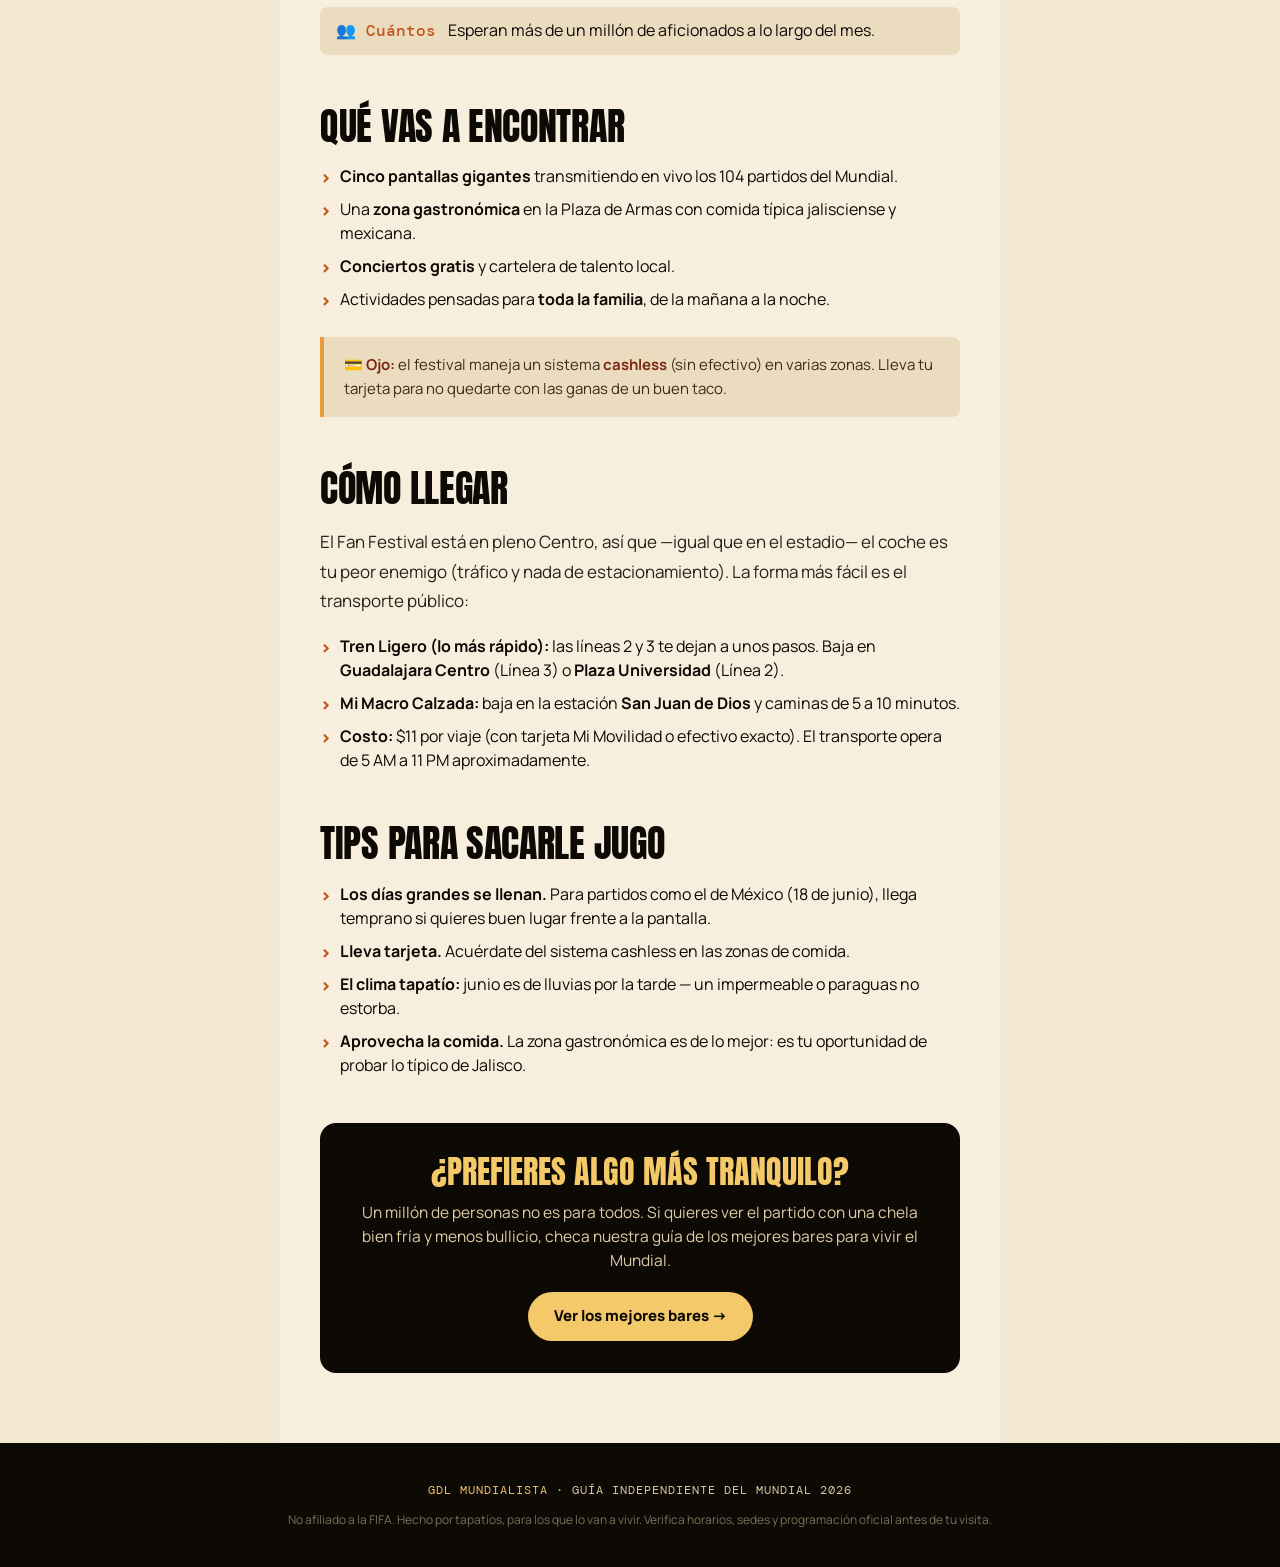
<file: fan-fest.html>
<!DOCTYPE html>
<html lang="es">
<head>
<meta charset="UTF-8" />
<meta name="viewport" content="width=device-width, initial-scale=1.0" />
<title>FIFA Fan Festival Guadalajara 2026: gratis, sede y qué hacer | GDL Mundialista</title>

<!-- SEO -->
<meta name="description" content="Guía del FIFA Fan Festival de Guadalajara: entrada gratis en la Plaza de la Liberación, del 11 de junio al 19 de julio. Pantallas gigantes, comida y música para vivir el Mundial sin boleto." />
<meta name="keywords" content="FIFA Fan Festival Guadalajara 2026, fan fest Guadalajara, Plaza de la Liberación Mundial, ver el Mundial gratis Guadalajara, fan festival fechas sede horarios" />
<meta name="author" content="GDL Mundialista" />
<meta name="robots" content="index, follow" />
<meta name="theme-color" content="#1a0e07" />
<link rel="canonical" href="https://gdl-mundialista.vercel.app/fan-fest.html" />

<!-- Open Graph -->
<meta property="og:type" content="article" />
<meta property="og:locale" content="es_MX" />
<meta property="og:site_name" content="GDL Mundialista" />
<meta property="og:title" content="FIFA Fan Festival Guadalajara 2026: vive el Mundial gratis" />
<meta property="og:description" content="Sin boleto para el Akron no hay problema: el Fan Festival es gratis, en la Plaza de la Liberación, los 39 días del Mundial. Te contamos todo." />
<meta property="og:url" content="https://gdl-mundialista.vercel.app/fan-fest.html" />

<!-- Twitter -->
<meta name="twitter:card" content="summary_large_image" />
<meta name="twitter:title" content="FIFA Fan Festival Guadalajara 2026: vive el Mundial gratis" />
<meta name="twitter:description" content="Gratis, en la Plaza de la Liberación, los 39 días del Mundial. Pantallas gigantes, comida y música." />

<!-- Datos estructurados (SEO) -->
<script type="application/ld+json">
{"@context":"https://schema.org","@type":"Article","headline":"FIFA Fan Festival Guadalajara 2026: vive el Mundial gratis","datePublished":"2026-05-28","inLanguage":"es-MX","author":{"@type":"Organization","name":"GDL Mundialista"},"publisher":{"@type":"Organization","name":"GDL Mundialista"},"description":"Guía del FIFA Fan Festival de Guadalajara durante el Mundial 2026: sede en la Plaza de la Liberación, fechas, qué habrá y cómo llegar."}
</script>

<!-- Favicon -->
<link rel="icon" href="data:image/svg+xml,<svg xmlns='http://www.w3.org/2000/svg' viewBox='0 0 100 100'><text y='.9em' font-size='90'>⚽</text></svg>" />

<link rel="preconnect" href="https://fonts.googleapis.com">
<link rel="preconnect" href="https://fonts.gstatic.com" crossorigin>
<link href="https://fonts.googleapis.com/css2?family=Anton&family=Manrope:wght@300;400;500;600;700;800&family=DM+Mono:wght@400;500&display=swap" rel="stylesheet">

<link rel="stylesheet" href="styles.css">

<style>
  /* ===== Página de artículo — usa las variables del sitio ===== */
  .art-top{display:flex;justify-content:space-between;align-items:center;gap:16px;padding:16px clamp(20px,5vw,80px);background:var(--ink);border-bottom:1px solid rgba(243,201,105,.18);position:sticky;top:0;z-index:50}
  .art-brand{font-family:var(--ff-body);font-weight:700;color:var(--cream);text-decoration:none;letter-spacing:.4px;font-size:16px}
  .art-brand b{color:var(--sun-1)}
  .art-back{font-family:var(--ff-mono);font-size:12px;color:var(--cream-3);text-decoration:none;text-transform:uppercase;letter-spacing:1px;transition:color .2s}
  .art-back:hover{color:var(--sun-1)}

  .art-hero{background:var(--ink);color:var(--cream);padding:clamp(44px,7vw,96px) clamp(20px,5vw,80px) clamp(40px,6vw,72px)}
  .art-hero-inner{max-width:820px;margin:0 auto}
  .art-eyebrow{font-family:var(--ff-mono);font-size:12px;letter-spacing:2px;color:var(--sun-1);text-transform:uppercase;margin-bottom:22px;display:flex;gap:10px;flex-wrap:wrap;align-items:center}
  .art-eyebrow .sep{opacity:.4}
  .art-h1{font-family:var(--ff-display);font-weight:400;font-size:clamp(36px,6.5vw,78px);line-height:.98;letter-spacing:-.5px;text-transform:uppercase;margin:0 0 26px}
  .art-h1 .accent{color:var(--sun-1)}
  .art-lead{font-family:var(--ff-body);font-weight:400;font-size:clamp(17px,2.1vw,21px);line-height:1.6;color:var(--cream-3);max-width:680px;margin:0}

  .article{max-width:720px;margin:0 auto;padding:clamp(36px,5vw,64px) clamp(20px,5vw,40px);background:var(--paper);color:var(--ink)}
  .article h2{font-family:var(--ff-display);font-weight:400;font-size:clamp(25px,4vw,38px);line-height:1.04;text-transform:uppercase;letter-spacing:-.3px;margin:52px 0 18px}
  .article > p{font-family:var(--ff-body);font-weight:400;font-size:17px;line-height:1.75;margin:0 0 18px;color:#2a2018}
  .article a{color:var(--sun-3);text-decoration:underline;text-underline-offset:3px}
  .article strong{font-weight:700;color:var(--ink)}

  .callout{border-left:4px solid var(--sun-2);background:var(--cream-2);padding:16px 20px;margin:26px 0;border-radius:0 8px 8px 0;font-family:var(--ff-body);font-size:15px;line-height:1.6;color:#3a2c1c}
  .callout strong{color:var(--sun-4)}

  .matches{list-style:none;padding:0;margin:22px 0;display:grid;gap:9px}
  .matches li{font-family:var(--ff-body);font-size:16px;padding:12px 16px;background:var(--cream-2);border-radius:8px;display:flex;gap:12px;align-items:baseline;line-height:1.4}
  .matches .d{font-family:var(--ff-mono);font-weight:500;color:var(--sun-3);min-width:74px;flex-shrink:0}

  .bar{border:1px solid var(--cream-3);border-radius:14px;padding:22px 22px 20px;margin:22px 0;background:#fbf4e6;position:relative;overflow:hidden}
  .bar-num{font-family:var(--ff-display);font-size:62px;line-height:.7;color:var(--sun-1);position:absolute;top:18px;right:20px;opacity:.5;pointer-events:none}
  .bar h3{font-family:var(--ff-body);font-weight:800;font-size:21px;margin:0 0 3px;padding-right:54px}
  .bar .sub{font-family:var(--ff-mono);font-size:11px;text-transform:uppercase;letter-spacing:1px;color:var(--sun-3);margin-bottom:13px}
  .bar > p{font-family:var(--ff-body);font-size:15.5px;line-height:1.6;margin:0 0 14px;color:#2a2018}
  .bar-data{list-style:none;padding:0;margin:0;display:grid;gap:7px}
  .bar-data li{font-family:var(--ff-body);font-size:14.5px;line-height:1.45;display:flex;gap:9px}
  .bar-data .ic{flex-shrink:0}
  .bar-data .warn{color:var(--red);font-weight:600}

  .pick{list-style:none;padding:0;margin:18px 0;display:grid;gap:9px}
  .pick li{font-family:var(--ff-body);font-size:16px;padding-left:20px;position:relative;line-height:1.5}
  .pick li::before{content:"›";position:absolute;left:0;color:var(--sun-3);font-weight:800;font-size:18px}

  .art-cta{margin:46px 0 6px;background:var(--ink);color:var(--cream);border-radius:16px;padding:32px 28px;text-align:center}
  .art-cta h3{font-family:var(--ff-display);font-weight:400;font-size:clamp(23px,4vw,32px);text-transform:uppercase;color:var(--sun-1);margin:0 0 12px;line-height:1.05}
  .art-cta p{color:var(--cream-3);font-size:15.5px;margin:0 0 20px;line-height:1.55}
  .art-cta .btn{display:inline-block;background:var(--sun-1);color:var(--ink);font-family:var(--ff-body);font-weight:800;padding:13px 26px;border-radius:999px;text-decoration:none;font-size:15px;transition:transform .15s}
  .art-cta .btn:hover{transform:translateY(-2px)}

  .art-footer{background:var(--ink);color:var(--cream-3);padding:38px clamp(20px,5vw,80px);text-align:center;font-family:var(--ff-mono);font-size:12px;letter-spacing:1px;text-transform:uppercase}
  .art-footer a{color:var(--sun-1);text-decoration:none}
  .art-footer .small{display:block;margin-top:12px;opacity:.55;text-transform:none;letter-spacing:0;font-family:var(--ff-body);font-size:12px}
</style>
<!-- otras cosas del head... -->
   
   <!-- Google Analytics (GA4) -->
   <script async src="https://www.googletagmanager.com/gtag/js?id=G-32QBSR5JQ1"></script>
   <script>
     window.dataLayer = window.dataLayer || [];
     function gtag(){dataLayer.push(arguments);}
     gtag('js', new Date());
     gtag('config', 'G-32QBSR5JQ1');
   </script>
<meta property="og:image" content="https://gdl-mundialista.vercel.app/og/gdl-mundialista.jpg">
<meta property="og:image:width" content="1200">
<meta property="og:image:height" content="630">
<meta property="og:image:alt" content="GDL Mundialista — Guía del Mundial 2026 en Guadalajara">
<meta name="twitter:image" content="https://gdl-mundialista.vercel.app/og/gdl-mundialista.jpg"></head>
<body>

<div class="page p-amber d-balanced">

  <!-- Top bar -->
  <header class="art-top">
    <a href="index.html" class="art-brand"><b>GDL</b> Mundialista</a>
    <a href="index.html" class="art-back">← Volver al inicio</a>
  </header>

  <!-- Hero del artículo -->
  <section class="art-hero grain">
    <div class="art-hero-inner">
      <div class="art-eyebrow">
        <span>Guía · Fan Festival</span><span class="sep">·</span>
        <span>28 May 2026</span><span class="sep">·</span>
        <span>5 min de lectura</span>
      </div>
      <h1 class="art-h1">FIFA Fan Festival Guadalajara: vive el Mundial <span class="accent">gratis</span></h1>
      <p class="art-lead">¿Sin boleto para el Akron? No eres el único… y la verdad, no lo necesitas para vivir el Mundial. La ciudad monta una fiesta gratis de 39 días en pleno Centro Histórico, y aquí te decimos absolutamente todo.</p>
    </div>
  </section>

  <!-- Cuerpo -->
  <article class="article">

    <p>El Estadio Akron solo tendrá unos cuantos miles de boletos y se registraron millones de personas, así que la mayoría se va a quedar sin entrar. Pero eso no significa quedarse fuera de la fiesta: para eso existe el <strong>FIFA Fan Festival</strong>, el espacio oficial, gratuito y abierto donde se vive cada partido en grande. Y Guadalajara lo está montando como pocas ciudades.</p>

    <div class="callout">
      📌 <strong>Lo esencial:</strong> entrada <strong>gratis</strong>, en la <strong>Plaza de la Liberación</strong> (Centro Histórico), del <strong>11 de junio al 19 de julio</strong> de 2026.
    </div>

    <h2>¿Qué es el Fan Festival?</h2>
    <p>Es el evento oficial de la FIFA, gratuito y abierto al público, pensado para que la experiencia del Mundial salga de los estadios y llegue a toda la ciudad. Este formato existe desde Alemania 2006 y se ha vuelto la forma en que cada ciudad sede presume su identidad. En Guadalajara, eso significa pantallas gigantes, comida y música en el corazón del Centro Histórico, bajo el concepto <strong>"La Fiesta más Mexicana"</strong>. De hecho, Guadalajara es de las pocas sedes que mantendrán el Fan Festival activo <strong>los 39 días completos</strong> del torneo, junto con Ciudad de México y Nueva York.</p>

    <h2>Lo que tienes que saber</h2>
    <ul class="matches">
      <li><span class="d">📍 Dónde</span><span>Plaza de la Liberación, en el Centro Histórico, justo detrás de la Catedral. Se extiende hacia la Plaza de Armas, Plaza Guadalajara y la Rotonda.</span></li>
      <li><span class="d">📅 Cuándo</span><span>Del 11 de junio al 19 de julio de 2026 — todos los días del Mundial.</span></li>
      <li><span class="d">💵 Cuánto</span><span>Gratis. No necesitas registro, pero está sujeto a la capacidad del lugar.</span></li>
      <li><span class="d">👥 Cuántos</span><span>Esperan más de un millón de aficionados a lo largo del mes.</span></li>
    </ul>

    <h2>Qué vas a encontrar</h2>
    <ul class="pick">
      <li><strong>Cinco pantallas gigantes</strong> transmitiendo en vivo los 104 partidos del Mundial.</li>
      <li>Una <strong>zona gastronómica</strong> en la Plaza de Armas con comida típica jalisciense y mexicana.</li>
      <li><strong>Conciertos gratis</strong> y cartelera de talento local.</li>
      <li>Actividades pensadas para <strong>toda la familia</strong>, de la mañana a la noche.</li>
    </ul>

    <div class="callout">
      💳 <strong>Ojo:</strong> el festival maneja un sistema <strong>cashless</strong> (sin efectivo) en varias zonas. Lleva tu tarjeta para no quedarte con las ganas de un buen taco.
    </div>

    <h2>Cómo llegar</h2>
    <p>El Fan Festival está en pleno Centro, así que —igual que en el estadio— el coche es tu peor enemigo (tráfico y nada de estacionamiento). La forma más fácil es el transporte público:</p>
    <ul class="pick">
      <li><strong>Tren Ligero (lo más rápido):</strong> las líneas 2 y 3 te dejan a unos pasos. Baja en <strong>Guadalajara Centro</strong> (Línea 3) o <strong>Plaza Universidad</strong> (Línea 2).</li>
      <li><strong>Mi Macro Calzada:</strong> baja en la estación <strong>San Juan de Dios</strong> y caminas de 5 a 10 minutos.</li>
      <li><strong>Costo:</strong> $11 por viaje (con tarjeta Mi Movilidad o efectivo exacto). El transporte opera de 5 AM a 11 PM aproximadamente.</li>
    </ul>

    <h2>Tips para sacarle jugo</h2>
    <ul class="pick">
      <li><strong>Los días grandes se llenan.</strong> Para partidos como el de México (18 de junio), llega temprano si quieres buen lugar frente a la pantalla.</li>
      <li><strong>Lleva tarjeta.</strong> Acuérdate del sistema cashless en las zonas de comida.</li>
      <li><strong>El clima tapatío:</strong> junio es de lluvias por la tarde — un impermeable o paraguas no estorba.</li>
      <li><strong>Aprovecha la comida.</strong> La zona gastronómica es de lo mejor: es tu oportunidad de probar lo típico de Jalisco.</li>
    </ul>

    <div class="art-cta">
      <h3>¿Prefieres algo más tranquilo?</h3>
      <p>Un millón de personas no es para todos. Si quieres ver el partido con una chela bien fría y menos bullicio, checa nuestra guía de los mejores bares para vivir el Mundial.</p>
      <a class="btn" href="bares.html">Ver los mejores bares →</a>
    </div>

  </article>

  <!-- Footer -->
  <footer class="art-footer grain">
    <div><a href="index.html">GDL MUNDIALISTA</a> · GUÍA INDEPENDIENTE DEL MUNDIAL 2026</div>
    <span class="small">No afiliado a la FIFA. Hecho por tapatíos, para los que lo van a vivir. Verifica horarios, sedes y programación oficial antes de tu visita.</span>
  </footer>

</div>
</body>
</html>
</file>
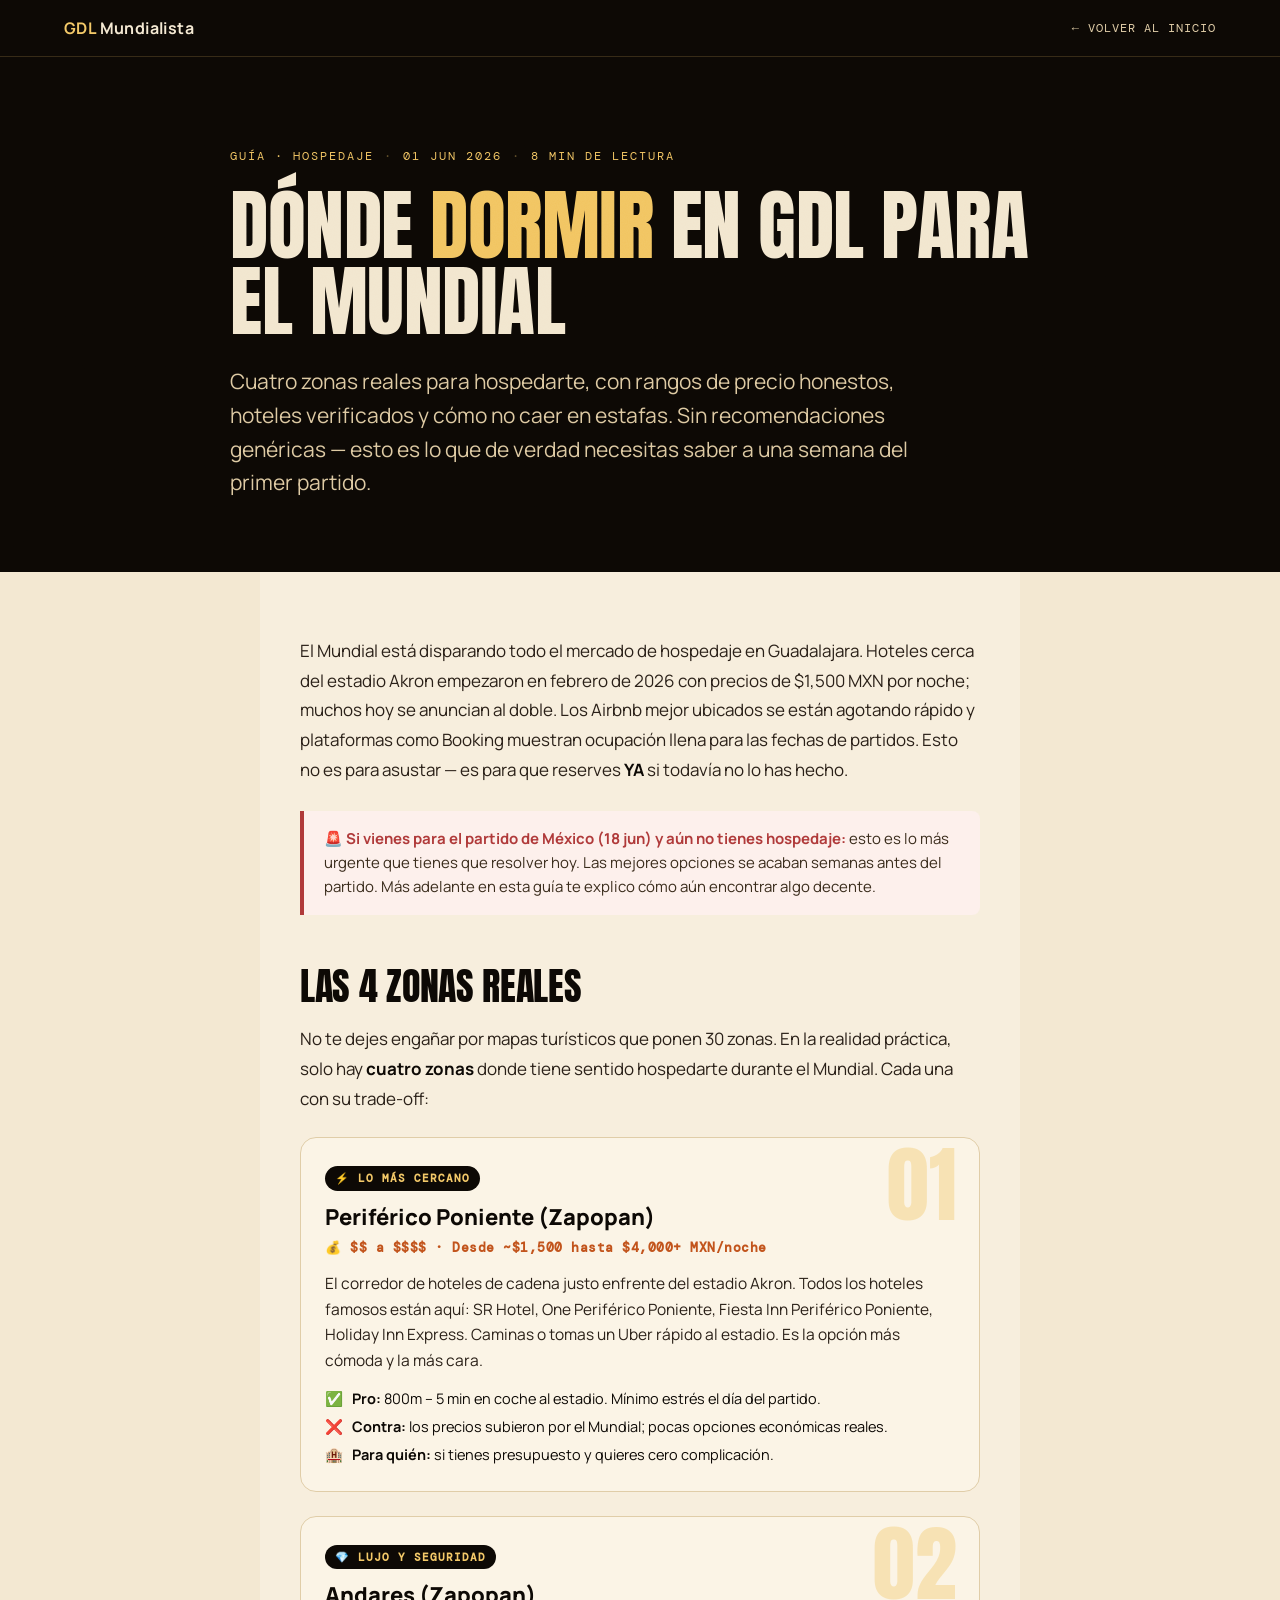
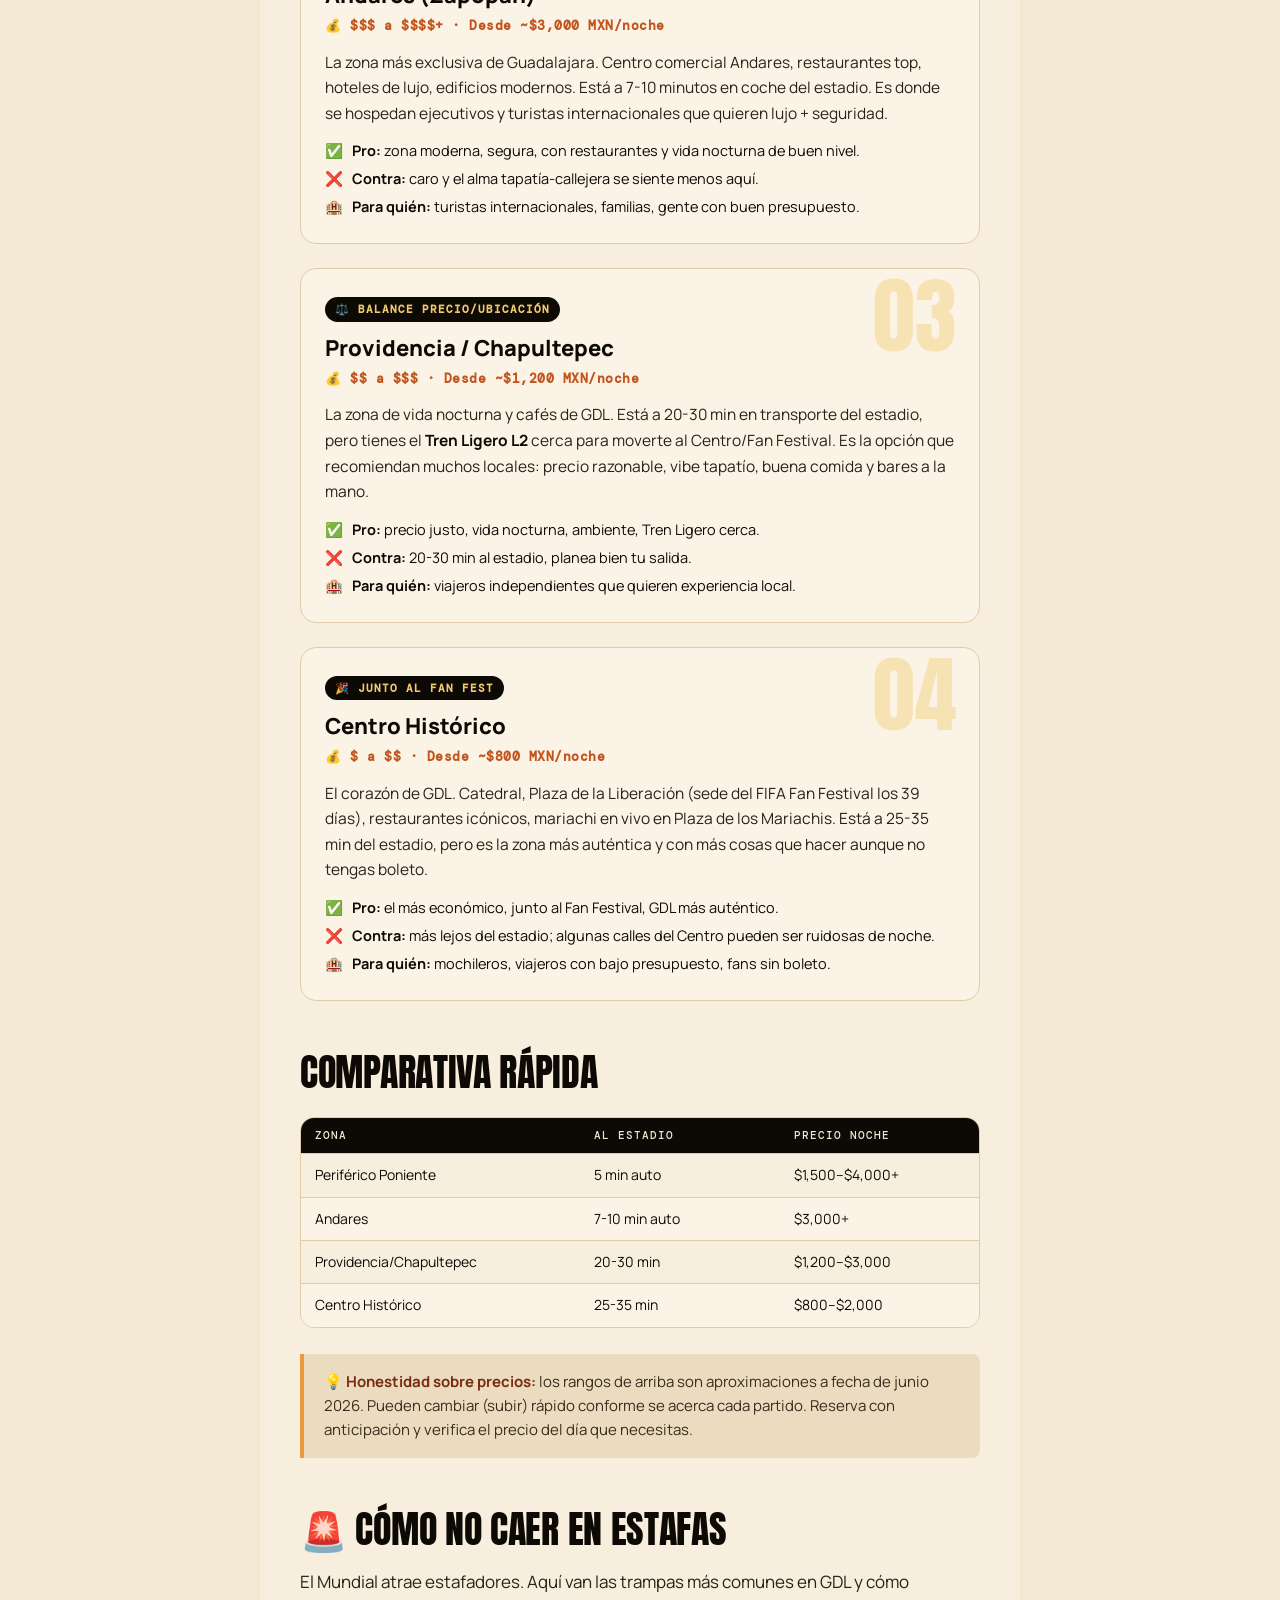
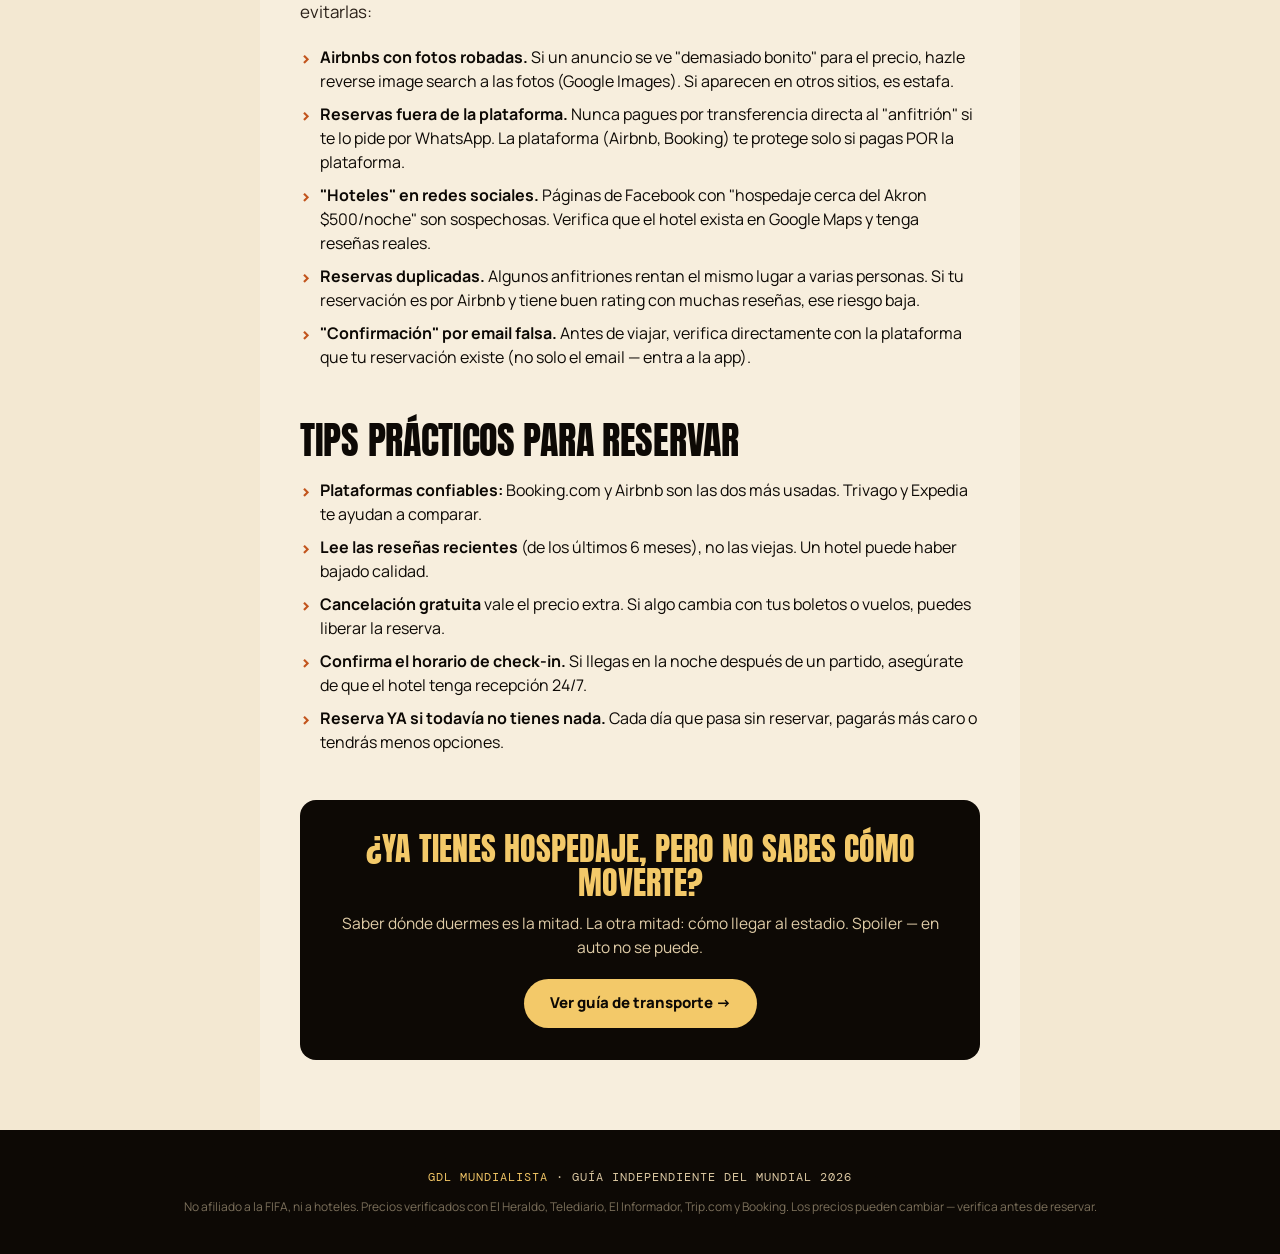
<file: hospedaje.html>
<!DOCTYPE html>
<html lang="es">
<head>
<meta charset="UTF-8" />
<meta name="viewport" content="width=device-width, initial-scale=1.0" />
<title>Dónde dormir en Guadalajara para el Mundial 2026: 4 zonas reales y precios | GDL Mundialista</title>

<!-- SEO -->
<meta name="description" content="Guía honesta de hospedaje para el Mundial 2026 en Guadalajara: las 4 zonas reales para dormir, rangos de precio, hoteles cerca del Estadio Akron y cómo evitar estafas." />
<meta name="keywords" content="hospedaje Mundial 2026 Guadalajara, hoteles cerca Estadio Akron, donde dormir Mundial GDL, Airbnb Guadalajara Mundial, hoteles Zapopan Mundial, estafas Airbnb Mundial 2026" />
<meta name="author" content="GDL Mundialista" />
<meta name="robots" content="index, follow" />
<meta name="theme-color" content="#1a0e07" />
<link rel="canonical" href="https://gdl-mundialista.vercel.app/hospedaje.html" />

<!-- Open Graph -->
<meta property="og:type" content="article" />
<meta property="og:locale" content="es_MX" />
<meta property="og:site_name" content="GDL Mundialista" />
<meta property="og:title" content="Dónde dormir en Guadalajara para el Mundial 2026: 4 zonas y precios reales" />
<meta property="og:description" content="Guía honesta de hospedaje para el Mundial 2026: zonas, precios, hoteles verificados y cómo evitar estafas." />
<meta property="og:url" content="https://gdl-mundialista.vercel.app/hospedaje.html" />

<!-- Twitter -->
<meta name="twitter:card" content="summary_large_image" />
<meta name="twitter:title" content="Dónde dormir en Guadalajara para el Mundial 2026" />
<meta name="twitter:description" content="Las 4 zonas reales, rangos de precio y cómo no caer en estafas." />

<!-- Datos estructurados (SEO) -->
<script type="application/ld+json">
{"@context":"https://schema.org","@type":"Article","headline":"Dónde dormir en Guadalajara para el Mundial 2026: 4 zonas reales y precios","datePublished":"2026-06-01","inLanguage":"es-MX","author":{"@type":"Organization","name":"GDL Mundialista"},"publisher":{"@type":"Organization","name":"GDL Mundialista"},"description":"Guía honesta de hospedaje para el Mundial 2026 en Guadalajara: zonas, precios reales y cómo evitar estafas."}
</script>

<!-- Favicon -->
<link rel="icon" href="data:image/svg+xml,<svg xmlns='http://www.w3.org/2000/svg' viewBox='0 0 100 100'><text y='.9em' font-size='90'>⚽</text></svg>" />

<link rel="preconnect" href="https://fonts.googleapis.com">
<link rel="preconnect" href="https://fonts.gstatic.com" crossorigin>
<link href="https://fonts.googleapis.com/css2?family=Anton&family=Manrope:wght@300;400;500;600;700;800&family=DM+Mono:wght@400;500&display=swap" rel="stylesheet">

<link rel="stylesheet" href="styles.css">

<style>
  .art-top{display:flex;justify-content:space-between;align-items:center;gap:16px;padding:16px clamp(20px,5vw,80px);background:var(--ink);border-bottom:1px solid rgba(243,201,105,.18);position:sticky;top:0;z-index:50}
  .art-brand{font-family:var(--ff-body);font-weight:700;color:var(--cream);text-decoration:none;letter-spacing:.4px;font-size:16px}
  .art-brand b{color:var(--sun-1)}
  .art-back{font-family:var(--ff-mono);font-size:12px;color:var(--cream-3);text-decoration:none;text-transform:uppercase;letter-spacing:1px;transition:color .2s}
  .art-back:hover{color:var(--sun-1)}

  .art-hero{background:var(--ink);color:var(--cream);padding:clamp(44px,7vw,96px) clamp(20px,5vw,80px) clamp(40px,6vw,72px)}
  .art-hero-inner{max-width:820px;margin:0 auto}
  .art-eyebrow{font-family:var(--ff-mono);font-size:12px;letter-spacing:2px;color:var(--sun-1);text-transform:uppercase;margin-bottom:22px;display:flex;gap:10px;flex-wrap:wrap;align-items:center}
  .art-eyebrow .sep{opacity:.4}
  .art-h1{font-family:var(--ff-display);font-weight:400;font-size:clamp(36px,6.5vw,78px);line-height:.98;letter-spacing:-.5px;text-transform:uppercase;margin:0 0 26px}
  .art-h1 .accent{color:var(--sun-1)}
  .art-lead{font-family:var(--ff-body);font-weight:400;font-size:clamp(17px,2.1vw,21px);line-height:1.6;color:var(--cream-3);max-width:680px;margin:0}

  .article{max-width:760px;margin:0 auto;padding:clamp(36px,5vw,64px) clamp(20px,5vw,40px);background:var(--paper);color:var(--ink)}
  .article h2{font-family:var(--ff-display);font-weight:400;font-size:clamp(25px,4vw,38px);line-height:1.04;text-transform:uppercase;letter-spacing:-.3px;margin:52px 0 18px}
  .article > p{font-family:var(--ff-body);font-weight:400;font-size:17px;line-height:1.75;margin:0 0 18px;color:#2a2018}
  .article a{color:var(--sun-3);text-decoration:underline;text-underline-offset:3px}
  .article strong{font-weight:700;color:var(--ink)}

  .callout{border-left:4px solid var(--sun-2);background:var(--cream-2);padding:16px 20px;margin:26px 0;border-radius:0 8px 8px 0;font-family:var(--ff-body);font-size:15px;line-height:1.6;color:#3a2c1c}
  .callout strong{color:var(--sun-4)}
  .callout.warn{border-left-color:var(--red);background:#fdf0ec}
  .callout.warn strong{color:var(--red)}

  /* Zone cards */
  .zone{border:1px solid var(--cream-3);border-radius:16px;padding:26px 24px;margin:24px 0;background:#fbf4e6;position:relative;overflow:hidden}
  .zone-num{font-family:var(--ff-display);font-size:84px;line-height:.7;color:var(--sun-1);position:absolute;top:18px;right:22px;opacity:.4;pointer-events:none}
  .zone-tag{display:inline-block;font-family:var(--ff-mono);font-size:11px;font-weight:600;padding:4px 10px;background:var(--ink);color:var(--sun-1);border-radius:999px;letter-spacing:1px;text-transform:uppercase;margin-bottom:10px}
  .zone h3{font-family:var(--ff-body);font-weight:800;font-size:22px;margin:0 0 4px;padding-right:54px}
  .zone .price{font-family:var(--ff-mono);font-size:13px;color:var(--sun-3);margin-bottom:14px;font-weight:600;letter-spacing:.5px}
  .zone > p{font-family:var(--ff-body);font-size:15.5px;line-height:1.65;margin:0 0 14px;color:#2a2018}
  .zone-pro{list-style:none;padding:0;margin:14px 0 0;display:grid;gap:7px}
  .zone-pro li{font-family:var(--ff-body);font-size:14.5px;line-height:1.45;display:flex;gap:9px}
  .zone-pro .ic{flex-shrink:0}

  /* Comparison table */
  .compare{margin:24px 0;border-radius:14px;overflow:hidden;border:1px solid var(--cream-3)}
  .compare-row{display:grid;grid-template-columns:1.4fr 1fr 1fr;gap:0;border-bottom:1px solid var(--cream-3)}
  .compare-row:last-child{border-bottom:none}
  .compare-row > div{padding:11px 14px;font-family:var(--ff-body);font-size:14px;line-height:1.45}
  .compare-row.head > div{background:var(--ink);color:var(--cream);font-family:var(--ff-mono);font-size:11px;letter-spacing:1px;text-transform:uppercase;font-weight:500;padding:10px 14px}
  .compare-row:not(.head):nth-child(odd){background:#fbf4e6}

  .pick{list-style:none;padding:0;margin:18px 0;display:grid;gap:9px}
  .pick li{font-family:var(--ff-body);font-size:16px;padding-left:20px;position:relative;line-height:1.5}
  .pick li::before{content:"›";position:absolute;left:0;color:var(--sun-3);font-weight:800;font-size:18px}

  .art-cta{margin:46px 0 6px;background:var(--ink);color:var(--cream);border-radius:16px;padding:32px 28px;text-align:center}
  .art-cta h3{font-family:var(--ff-display);font-weight:400;font-size:clamp(23px,4vw,32px);text-transform:uppercase;color:var(--sun-1);margin:0 0 12px;line-height:1.05}
  .art-cta p{color:var(--cream-3);font-size:15.5px;margin:0 0 20px;line-height:1.55}
  .art-cta .btn{display:inline-block;background:var(--sun-1);color:var(--ink);font-family:var(--ff-body);font-weight:800;padding:13px 26px;border-radius:999px;text-decoration:none;font-size:15px;transition:transform .15s}
  .art-cta .btn:hover{transform:translateY(-2px)}

  .art-footer{background:var(--ink);color:var(--cream-3);padding:38px clamp(20px,5vw,80px);text-align:center;font-family:var(--ff-mono);font-size:12px;letter-spacing:1px;text-transform:uppercase}
  .art-footer a{color:var(--sun-1);text-decoration:none}
  .art-footer .small{display:block;margin-top:12px;opacity:.55;text-transform:none;letter-spacing:0;font-family:var(--ff-body);font-size:12px}

  @media (max-width:540px){
    .zone-num{font-size:62px}
    .compare-row{grid-template-columns:1fr 1fr;font-size:13px}
    .compare-row > div:nth-child(3){display:none}
    .compare-row.head > div:nth-child(3){display:none}
  }
</style>
<!-- Google Analytics (GA4) -->
<script async src="https://www.googletagmanager.com/gtag/js?id=G-32QBSR5JQ1"></script>
<script>
  window.dataLayer = window.dataLayer || [];
  function gtag(){dataLayer.push(arguments);}
  gtag('js', new Date());
  gtag('config', 'G-32QBSR5JQ1');
</script><meta property="og:image" content="https://gdl-mundialista.vercel.app/og/gdl-mundialista.jpg">
<meta property="og:image:width" content="1200">
<meta property="og:image:height" content="630">
<meta property="og:image:alt" content="GDL Mundialista — Guía del Mundial 2026 en Guadalajara">
<meta name="twitter:image" content="https://gdl-mundialista.vercel.app/og/gdl-mundialista.jpg"></head>
<body>

<div class="page p-amber d-balanced">

  <header class="art-top">
    <a href="index.html" class="art-brand"><b>GDL</b> Mundialista</a>
    <a href="index.html" class="art-back">← Volver al inicio</a>
  </header>

  <section class="art-hero grain">
    <div class="art-hero-inner">
      <div class="art-eyebrow">
        <span>Guía · Hospedaje</span><span class="sep">·</span>
        <span>01 Jun 2026</span><span class="sep">·</span>
        <span>8 min de lectura</span>
      </div>
      <h1 class="art-h1">Dónde <span class="accent">dormir</span> en GDL para el Mundial</h1>
      <p class="art-lead">Cuatro zonas reales para hospedarte, con rangos de precio honestos, hoteles verificados y cómo no caer en estafas. Sin recomendaciones genéricas — esto es lo que de verdad necesitas saber a una semana del primer partido.</p>
    </div>
  </section>

  <article class="article">

    <p>El Mundial está disparando todo el mercado de hospedaje en Guadalajara. Hoteles cerca del estadio Akron empezaron en febrero de 2026 con precios de $1,500 MXN por noche; muchos hoy se anuncian al doble. Los Airbnb mejor ubicados se están agotando rápido y plataformas como Booking muestran ocupación llena para las fechas de partidos. Esto no es para asustar — es para que reserves <strong>YA</strong> si todavía no lo has hecho.</p>

    <div class="callout warn">
      🚨 <strong>Si vienes para el partido de México (18 jun) y aún no tienes hospedaje:</strong> esto es lo más urgente que tienes que resolver hoy. Las mejores opciones se acaban semanas antes del partido. Más adelante en esta guía te explico cómo aún encontrar algo decente.
    </div>

    <h2>Las 4 zonas reales</h2>

    <p>No te dejes engañar por mapas turísticos que ponen 30 zonas. En la realidad práctica, solo hay <strong>cuatro zonas</strong> donde tiene sentido hospedarte durante el Mundial. Cada una con su trade-off:</p>

    <!-- ZONA 1 -->
    <div class="zone">
      <span class="zone-num">01</span>
      <span class="zone-tag">⚡ Lo más cercano</span>
      <h3>Periférico Poniente (Zapopan)</h3>
      <div class="price">💰 $$ a $$$$ · Desde ~$1,500 hasta $4,000+ MXN/noche</div>
      <p>El corredor de hoteles de cadena justo enfrente del estadio Akron. Todos los hoteles famosos están aquí: SR Hotel, One Periférico Poniente, Fiesta Inn Periférico Poniente, Holiday Inn Express. Caminas o tomas un Uber rápido al estadio. Es la opción más cómoda y la más cara.</p>
      <ul class="zone-pro">
        <li><span class="ic">✅</span><span><strong>Pro:</strong> 800m – 5 min en coche al estadio. Mínimo estrés el día del partido.</span></li>
        <li><span class="ic">❌</span><span><strong>Contra:</strong> los precios subieron por el Mundial; pocas opciones económicas reales.</span></li>
        <li><span class="ic">🏨</span><span><strong>Para quién:</strong> si tienes presupuesto y quieres cero complicación.</span></li>
      </ul>
    </div>

    <!-- ZONA 2 -->
    <div class="zone">
      <span class="zone-num">02</span>
      <span class="zone-tag">💎 Lujo y seguridad</span>
      <h3>Andares (Zapopan)</h3>
      <div class="price">💰 $$$ a $$$$+ · Desde ~$3,000 MXN/noche</div>
      <p>La zona más exclusiva de Guadalajara. Centro comercial Andares, restaurantes top, hoteles de lujo, edificios modernos. Está a 7-10 minutos en coche del estadio. Es donde se hospedan ejecutivos y turistas internacionales que quieren lujo + seguridad.</p>
      <ul class="zone-pro">
        <li><span class="ic">✅</span><span><strong>Pro:</strong> zona moderna, segura, con restaurantes y vida nocturna de buen nivel.</span></li>
        <li><span class="ic">❌</span><span><strong>Contra:</strong> caro y el alma tapatía-callejera se siente menos aquí.</span></li>
        <li><span class="ic">🏨</span><span><strong>Para quién:</strong> turistas internacionales, familias, gente con buen presupuesto.</span></li>
      </ul>
    </div>

    <!-- ZONA 3 -->
    <div class="zone">
      <span class="zone-num">03</span>
      <span class="zone-tag">⚖️ Balance precio/ubicación</span>
      <h3>Providencia / Chapultepec</h3>
      <div class="price">💰 $$ a $$$ · Desde ~$1,200 MXN/noche</div>
      <p>La zona de vida nocturna y cafés de GDL. Está a 20-30 min en transporte del estadio, pero tienes el <strong>Tren Ligero L2</strong> cerca para moverte al Centro/Fan Festival. Es la opción que recomiendan muchos locales: precio razonable, vibe tapatío, buena comida y bares a la mano.</p>
      <ul class="zone-pro">
        <li><span class="ic">✅</span><span><strong>Pro:</strong> precio justo, vida nocturna, ambiente, Tren Ligero cerca.</span></li>
        <li><span class="ic">❌</span><span><strong>Contra:</strong> 20-30 min al estadio, planea bien tu salida.</span></li>
        <li><span class="ic">🏨</span><span><strong>Para quién:</strong> viajeros independientes que quieren experiencia local.</span></li>
      </ul>
    </div>

    <!-- ZONA 4 -->
    <div class="zone">
      <span class="zone-num">04</span>
      <span class="zone-tag">🎉 Junto al Fan Fest</span>
      <h3>Centro Histórico</h3>
      <div class="price">💰 $ a $$ · Desde ~$800 MXN/noche</div>
      <p>El corazón de GDL. Catedral, Plaza de la Liberación (sede del FIFA Fan Festival los 39 días), restaurantes icónicos, mariachi en vivo en Plaza de los Mariachis. Está a 25-35 min del estadio, pero es la zona más auténtica y con más cosas que hacer aunque no tengas boleto.</p>
      <ul class="zone-pro">
        <li><span class="ic">✅</span><span><strong>Pro:</strong> el más económico, junto al Fan Festival, GDL más auténtico.</span></li>
        <li><span class="ic">❌</span><span><strong>Contra:</strong> más lejos del estadio; algunas calles del Centro pueden ser ruidosas de noche.</span></li>
        <li><span class="ic">🏨</span><span><strong>Para quién:</strong> mochileros, viajeros con bajo presupuesto, fans sin boleto.</span></li>
      </ul>
    </div>

    <h2>Comparativa rápida</h2>

    <div class="compare">
      <div class="compare-row head">
        <div>Zona</div>
        <div>Al estadio</div>
        <div>Precio noche</div>
      </div>
      <div class="compare-row">
        <div>Periférico Poniente</div>
        <div>5 min auto</div>
        <div>$1,500–$4,000+</div>
      </div>
      <div class="compare-row">
        <div>Andares</div>
        <div>7-10 min auto</div>
        <div>$3,000+</div>
      </div>
      <div class="compare-row">
        <div>Providencia/Chapultepec</div>
        <div>20-30 min</div>
        <div>$1,200–$3,000</div>
      </div>
      <div class="compare-row">
        <div>Centro Histórico</div>
        <div>25-35 min</div>
        <div>$800–$2,000</div>
      </div>
    </div>

    <div class="callout">
      💡 <strong>Honestidad sobre precios:</strong> los rangos de arriba son aproximaciones a fecha de junio 2026. Pueden cambiar (subir) rápido conforme se acerca cada partido. Reserva con anticipación y verifica el precio del día que necesitas.
    </div>

    <h2>🚨 Cómo NO caer en estafas</h2>

    <p>El Mundial atrae estafadores. Aquí van las trampas más comunes en GDL y cómo evitarlas:</p>

    <ul class="pick">
      <li><strong>Airbnbs con fotos robadas.</strong> Si un anuncio se ve "demasiado bonito" para el precio, hazle reverse image search a las fotos (Google Images). Si aparecen en otros sitios, es estafa.</li>
      <li><strong>Reservas fuera de la plataforma.</strong> Nunca pagues por transferencia directa al "anfitrión" si te lo pide por WhatsApp. La plataforma (Airbnb, Booking) te protege solo si pagas POR la plataforma.</li>
      <li><strong>"Hoteles" en redes sociales.</strong> Páginas de Facebook con "hospedaje cerca del Akron $500/noche" son sospechosas. Verifica que el hotel exista en Google Maps y tenga reseñas reales.</li>
      <li><strong>Reservas duplicadas.</strong> Algunos anfitriones rentan el mismo lugar a varias personas. Si tu reservación es por Airbnb y tiene buen rating con muchas reseñas, ese riesgo baja.</li>
      <li><strong>"Confirmación" por email falsa.</strong> Antes de viajar, verifica directamente con la plataforma que tu reservación existe (no solo el email — entra a la app).</li>
    </ul>

    <h2>Tips prácticos para reservar</h2>

    <ul class="pick">
      <li><strong>Plataformas confiables:</strong> Booking.com y Airbnb son las dos más usadas. Trivago y Expedia te ayudan a comparar.</li>
      <li><strong>Lee las reseñas recientes</strong> (de los últimos 6 meses), no las viejas. Un hotel puede haber bajado calidad.</li>
      <li><strong>Cancelación gratuita</strong> vale el precio extra. Si algo cambia con tus boletos o vuelos, puedes liberar la reserva.</li>
      <li><strong>Confirma el horario de check-in.</strong> Si llegas en la noche después de un partido, asegúrate de que el hotel tenga recepción 24/7.</li>
      <li><strong>Reserva YA si todavía no tienes nada.</strong> Cada día que pasa sin reservar, pagarás más caro o tendrás menos opciones.</li>
    </ul>

    <div class="art-cta">
      <h3>¿Ya tienes hospedaje, pero no sabes cómo moverte?</h3>
      <p>Saber dónde duermes es la mitad. La otra mitad: cómo llegar al estadio. Spoiler — en auto no se puede.</p>
      <a class="btn" href="transporte.html">Ver guía de transporte →</a>
    </div>

  </article>

  <footer class="art-footer grain">
    <div><a href="index.html">GDL MUNDIALISTA</a> · GUÍA INDEPENDIENTE DEL MUNDIAL 2026</div>
    <span class="small">No afiliado a la FIFA, ni a hoteles. Precios verificados con El Heraldo, Telediario, El Informador, Trip.com y Booking. Los precios pueden cambiar — verifica antes de reservar.</span>
  </footer>

</div>
</body>
</html>
</file>
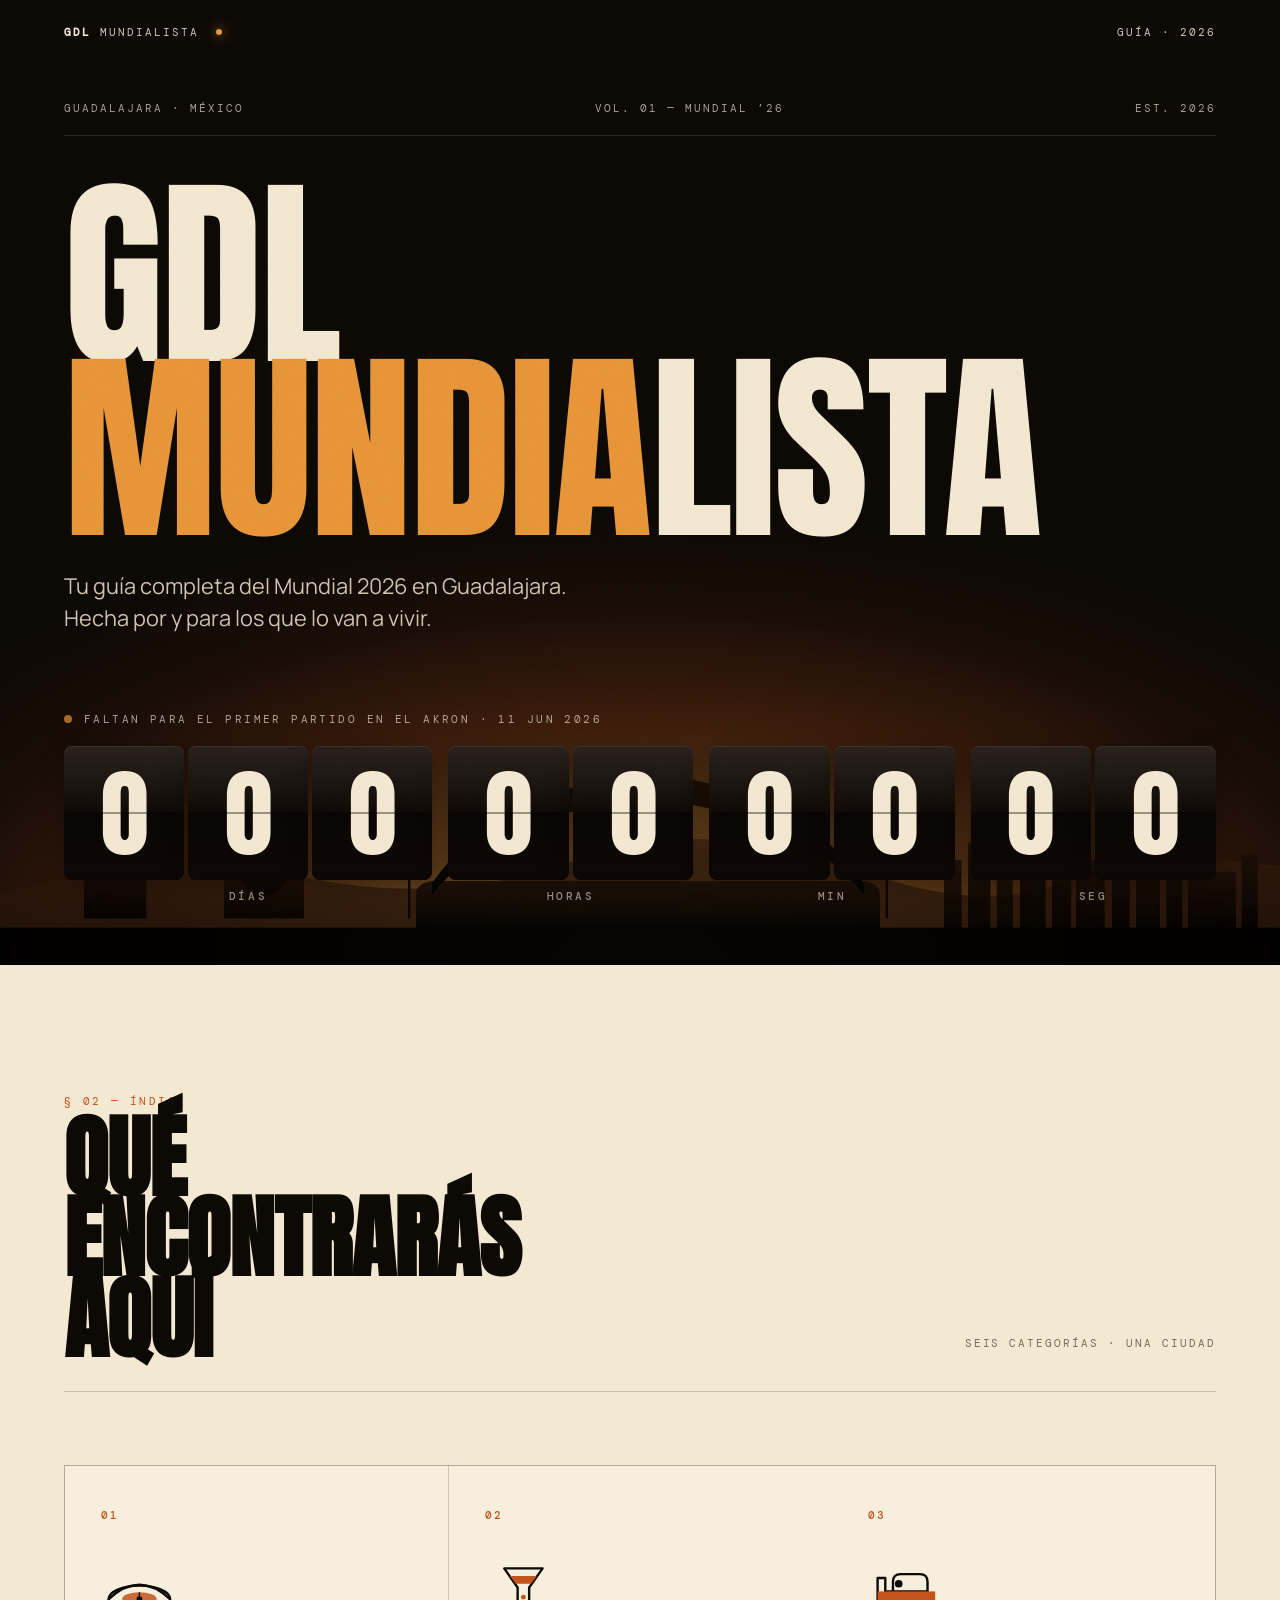
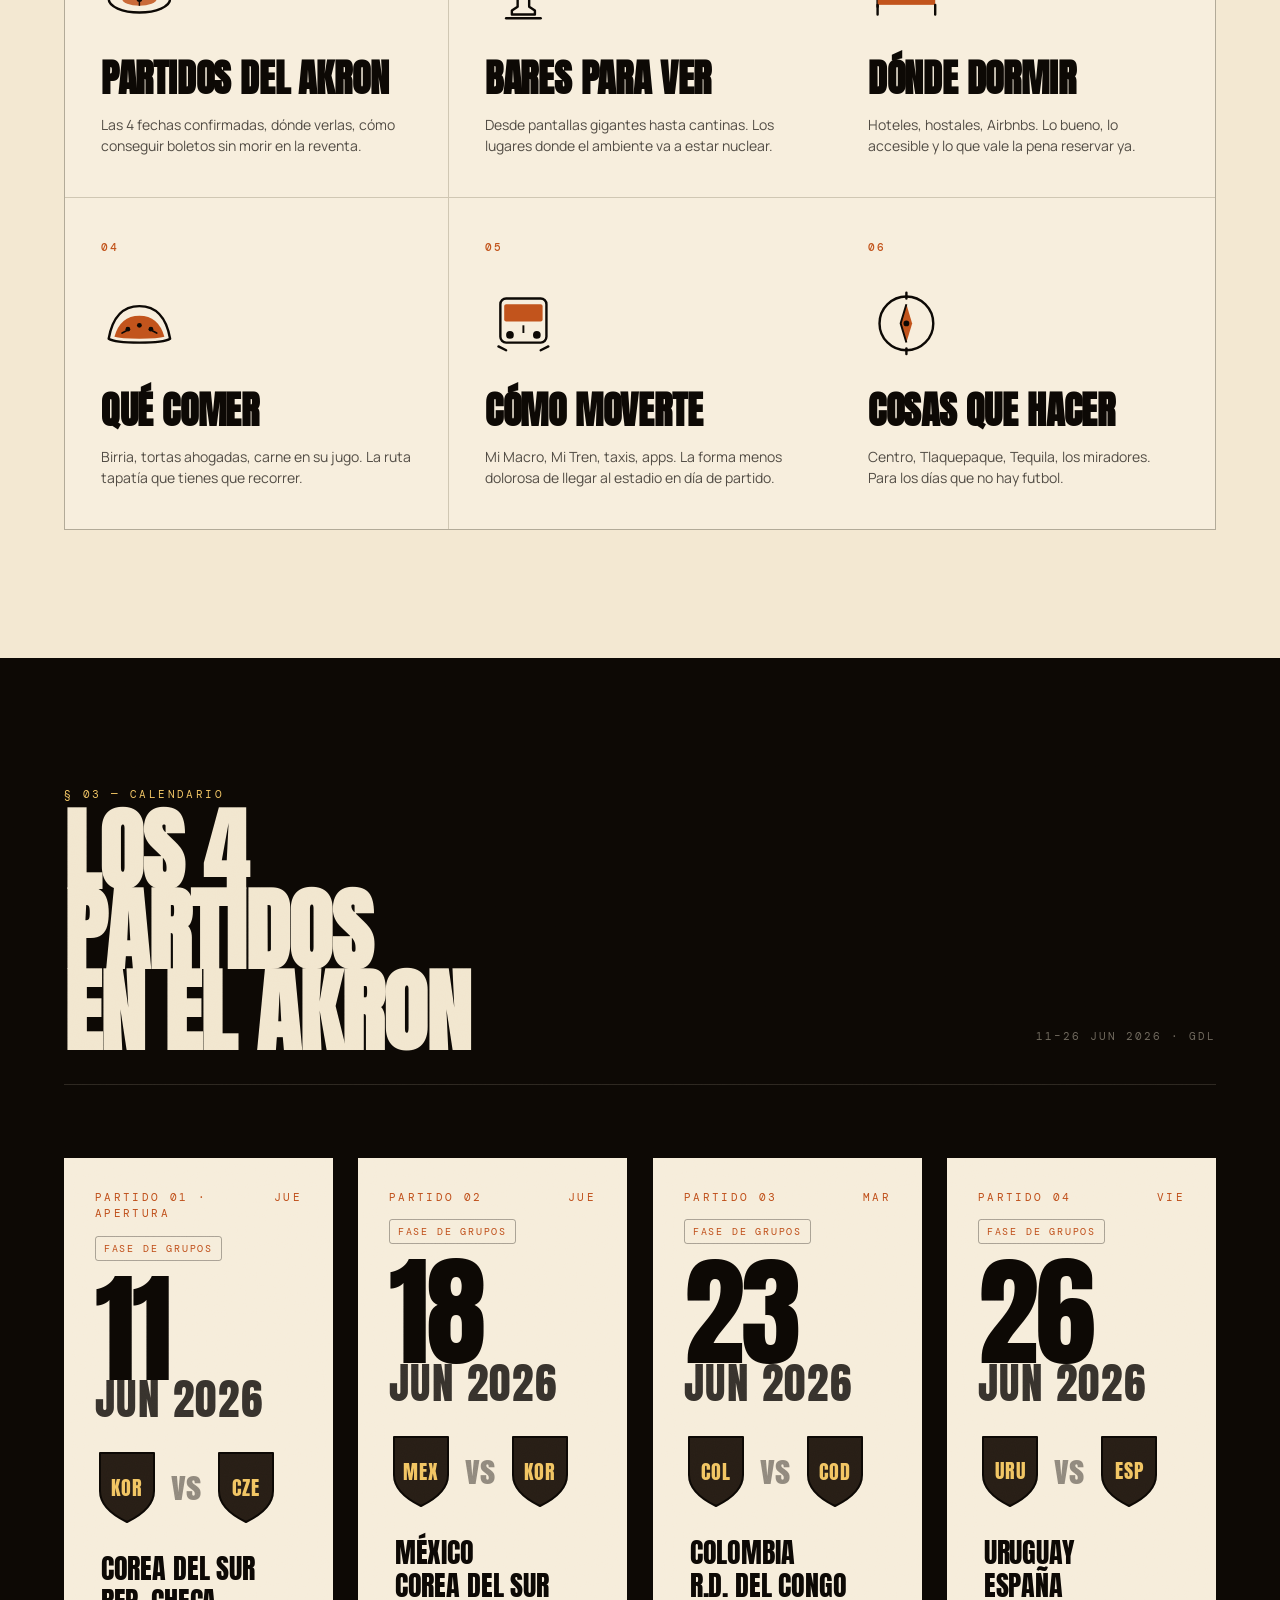
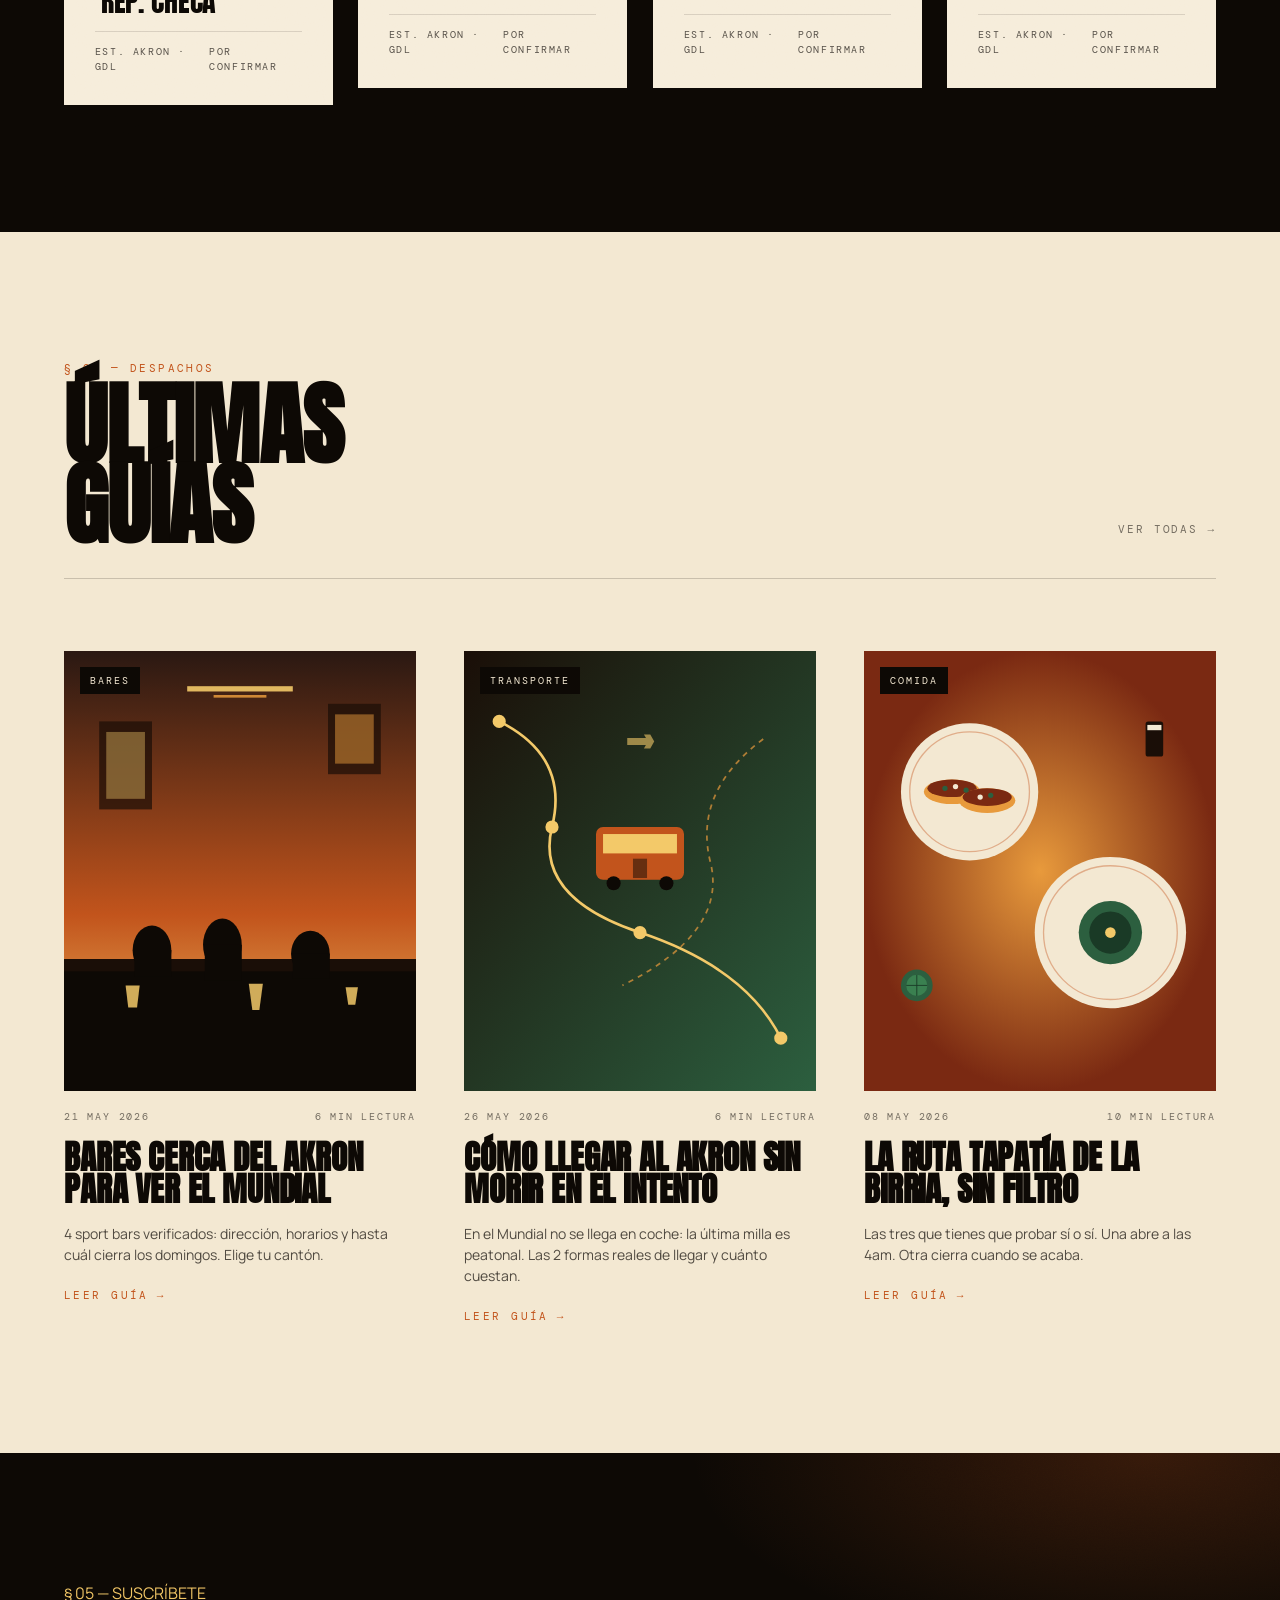
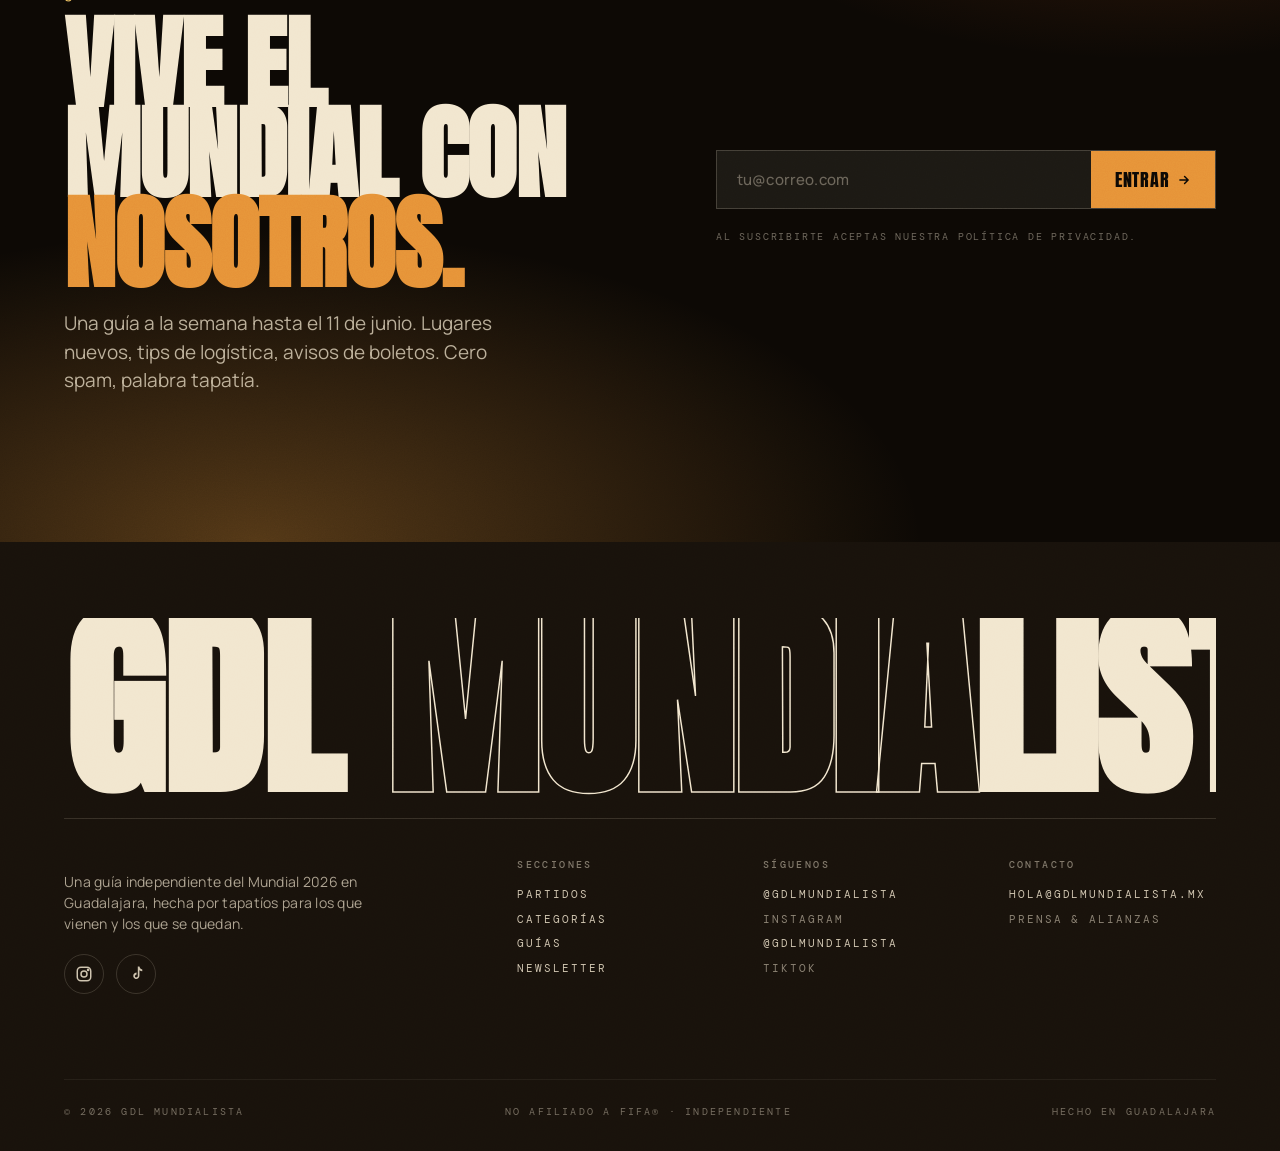
<file: index (1).html>
<!DOCTYPE html>
<html lang="es">
<head>
<meta charset="UTF-8" />
<meta name="viewport" content="width=device-width, initial-scale=1.0" />
<title>GDL Mundialista — Tu guía completa del Mundial 2026 en Guadalajara</title>

<!-- SEO -->
<meta name="description" content="Guía independiente del Mundial 2026 en Guadalajara: los 4 partidos en el Estadio Akron, dónde verlos en bares, dónde dormir, qué comer y cómo moverte. Hecha por tapatíos." />
<meta name="keywords" content="Mundial 2026 Guadalajara, Estadio Akron, partidos Akron, México Mundial 2026, guía Guadalajara Mundial, dónde ver el Mundial GDL" />
<meta name="author" content="GDL Mundialista" />
<meta name="robots" content="index, follow" />
<meta name="theme-color" content="#1a0e07" />

<!-- Open Graph -->
<meta property="og:type" content="website" />
<meta property="og:locale" content="es_MX" />
<meta property="og:site_name" content="GDL Mundialista" />
<meta property="og:title" content="GDL Mundialista — Guía del Mundial 2026 en Guadalajara" />
<meta property="og:description" content="Los 4 partidos en el Akron, bares, hospedaje, comida tapatía y cómo moverte. Tu guía completa del Mundial 2026 en GDL." />

<!-- Twitter -->
<meta name="twitter:card" content="summary_large_image" />
<meta name="twitter:title" content="GDL Mundialista — Guía del Mundial 2026 en Guadalajara" />
<meta name="twitter:description" content="Los 4 partidos en el Akron, bares, hospedaje, comida y transporte. Tu guía del Mundial 2026 en GDL." />

<!-- Favicon (emoji inline, sin archivo extra) -->
<link rel="icon" href="data:image/svg+xml,<svg xmlns='http://www.w3.org/2000/svg' viewBox='0 0 100 100'><text y='.9em' font-size='90'>⚽</text></svg>" />

<link rel="preconnect" href="https://fonts.googleapis.com">
<link rel="preconnect" href="https://fonts.gstatic.com" crossorigin>
<link href="https://fonts.googleapis.com/css2?family=Anton&family=Manrope:wght@300;400;500;600;700;800&family=DM+Mono:wght@400;500&display=swap" rel="stylesheet">

<link rel="stylesheet" href="styles.css">
</head>
<body>

<div class="page p-amber d-balanced">

  <!-- ============================ HERO ============================ -->
  <header class="hero grain">
    <div class="hero-sky"></div>
    <div class="hero-stadium">
      <svg viewBox="0 0 1600 240" preserveAspectRatio="none" aria-hidden="true">
        <defs>
          <linearGradient id="stad-grad" x1="0" y1="0" x2="0" y2="1">
            <stop offset="0%" stop-color="#1a0e07" stop-opacity="0.95" />
            <stop offset="100%" stop-color="#000" stop-opacity="1" />
          </linearGradient>
          <linearGradient id="hill-grad" x1="0" y1="0" x2="0" y2="1">
            <stop offset="0%" stop-color="#3a1d0e" stop-opacity="0.7" />
            <stop offset="100%" stop-color="#1a0e07" stop-opacity="0.9" />
          </linearGradient>
        </defs>
        <path d="M0,180 Q200,140 380,165 T720,150 T1080,160 T1400,140 L1600,155 L1600,240 L0,240 Z" fill="url(#hill-grad)" />
        <g fill="url(#stad-grad)" opacity="0.9">
          <rect x="120" y="120" width="18" height="80" />
          <polygon points="120,120 129,90 138,120" />
          <rect x="148" y="125" width="18" height="75" />
          <polygon points="148,125 157,98 166,125" />
          <rect x="105" y="155" width="78" height="45" />
          <line x1="129" y1="80" x2="129" y2="90" stroke="#3a1d0e" stroke-width="1.5" />
          <line x1="157" y1="88" x2="157" y2="98" stroke="#3a1d0e" stroke-width="1.5" />
        </g>
        <g fill="url(#stad-grad)" opacity="0.85">
          <rect x="280" y="160" width="100" height="40" />
          <ellipse cx="330" cy="160" rx="30" ry="20" />
        </g>
        <g fill="url(#stad-grad)">
          <path d="M520,210 L520,180 Q520,170 540,168 L1080,168 Q1100,170 1100,180 L1100,210 Z" />
          <path d="M540,170 Q620,90 810,75 Q1000,90 1080,170 L1080,180 Q1000,110 810,98 Q620,110 540,180 Z" />
          <rect x="510" y="120" width="3" height="80" />
          <circle cx="511.5" cy="115" r="4" />
          <rect x="1107" y="120" width="3" height="80" />
          <circle cx="1108.5" cy="115" r="4" />
        </g>
        <g fill="url(#stad-grad)" opacity="0.9">
          <rect x="1180" y="150" width="22" height="60" />
          <rect x="1210" y="135" width="28" height="75" />
          <rect x="1246" y="155" width="20" height="55" />
          <rect x="1275" y="115" width="32" height="95" />
          <rect x="1315" y="140" width="24" height="70" />
          <rect x="1345" y="150" width="36" height="60" />
          <rect x="1390" y="125" width="22" height="85" />
          <rect x="1420" y="155" width="30" height="55" />
          <rect x="1458" y="138" width="20" height="72" />
          <rect x="1485" y="160" width="60" height="50" />
          <rect x="1552" y="145" width="20" height="65" />
          <line x1="1286" y1="115" x2="1286" y2="95" stroke="#1a0e07" stroke-width="1.5" />
        </g>
        <rect x="0" y="208" width="1600" height="32" fill="#000" />
      </svg>
    </div>

    <nav class="nav">
      <span><b>GDL</b> Mundialista <span class="dot"></span></span>
      <span>GUÍA · 2026</span>
    </nav>

    <div class="hero-content">
      <div class="hero-meta">
        <span>GUADALAJARA · MÉXICO</span>
        <span>VOL. 01 — MUNDIAL ’26</span>
        <span>EST. 2026</span>
      </div>

      <div class="reveal">
        <h1 class="display hero-title">
          <span class="row">GDL</span>
          <span class="row"><span class="accent">MUNDIA</span>LISTA</span>
        </h1>
      </div>

      <div class="reveal reveal-d2">
        <p class="hero-tagline">
          Tu guía completa del Mundial 2026 en Guadalajara.<br/>
          Hecha por y para los que lo van a vivir.
        </p>
      </div>

      <div class="hero-bottom">
        <div class="reveal reveal-d3">
          <div class="clock-eyebrow">
            <span class="pulse"></span>
            <span>Faltan para el primer partido en el Akron · 11 JUN 2026</span>
          </div>
        </div>
        <div class="reveal reveal-d4">
          <div class="clock" id="clock">
            <div class="clock-unit" style="flex:3 1 0">
              <div class="clock-digits" data-unit="days" data-width="3"></div>
              <div class="clock-label">Días</div>
            </div>
            <div class="clock-unit" style="flex:2 1 0">
              <div class="clock-digits" data-unit="hours" data-width="2"></div>
              <div class="clock-label">Horas</div>
            </div>
            <div class="clock-unit" style="flex:2 1 0">
              <div class="clock-digits" data-unit="minutes" data-width="2"></div>
              <div class="clock-label">Min</div>
            </div>
            <div class="clock-unit" style="flex:2 1 0">
              <div class="clock-digits" data-unit="seconds" data-width="2"></div>
              <div class="clock-label">Seg</div>
            </div>
          </div>
        </div>
      </div>
    </div>
  </header>

  <!-- ============================ CATEGORÍAS ============================ -->
  <section class="section" id="categorias">
    <div class="wrap">
      <div class="reveal">
        <header class="sec-header">
          <div>
            <div class="sec-num">§ 02 — ÍNDICE</div>
            <h2>Qué<br/>encontrarás<br/>aquí</h2>
          </div>
          <div class="meta">SEIS CATEGORÍAS · UNA CIUDAD</div>
        </header>
      </div>

      <div class="cat-grid">
        <div class="reveal reveal-d1 cat-card">
          <div class="cat-num">01</div>
          <div class="cat-icon">
            <svg viewBox="0 0 80 80" fill="none">
              <ellipse cx="40" cy="48" rx="32" ry="14" stroke="var(--ink)" stroke-width="2.5"/>
              <ellipse cx="40" cy="48" rx="18" ry="7" fill="var(--sun-3)" opacity="0.85"/>
              <path d="M8 48 Q40 18 72 48" stroke="var(--ink)" stroke-width="2.5" fill="none" stroke-linecap="round"/>
              <line x1="40" y1="41" x2="40" y2="55" stroke="var(--ink)" stroke-width="1.5"/>
              <circle cx="40" cy="48" r="3" fill="var(--ink)"/>
            </svg>
          </div>
          <h3 class="cat-title">Partidos del Akron</h3>
          <p class="cat-desc">Las 4 fechas confirmadas, dónde verlas, cómo conseguir boletos sin morir en la reventa.</p>
        </div>

        <div class="reveal reveal-d2 cat-card">
          <div class="cat-num">02</div>
          <div class="cat-icon">
            <svg viewBox="0 0 80 80" fill="none">
              <path d="M20 16 L60 16 L46 36 L46 56 L52 60 L52 64 L28 64 L28 60 L34 56 L34 36 Z" stroke="var(--ink)" stroke-width="2.5" stroke-linejoin="round"/>
              <path d="M26 24 L54 24 L48 32 L32 32 Z" fill="var(--sun-3)"/>
              <circle cx="40" cy="46" r="2.5" fill="var(--sun-3)"/>
              <line x1="22" y1="68" x2="58" y2="68" stroke="var(--ink)" stroke-width="2.5" stroke-linecap="round"/>
            </svg>
          </div>
          <h3 class="cat-title">Bares para ver</h3>
          <p class="cat-desc">Desde pantallas gigantes hasta cantinas. Los lugares donde el ambiente va a estar nuclear.</p>
        </div>

        <div class="reveal reveal-d3 cat-card">
          <div class="cat-num">03</div>
          <div class="cat-icon">
            <svg viewBox="0 0 80 80" fill="none">
              <path d="M10 56 L10 26 L18 26 L18 40 L62 40 L62 30 Q62 22 54 22 L34 22 Q26 22 26 30 L26 40" stroke="var(--ink)" stroke-width="2.5" stroke-linejoin="round" stroke-linecap="round" fill="none"/>
              <rect x="10" y="40" width="60" height="14" fill="var(--sun-3)"/>
              <path d="M10 54 L10 64 M70 54 L70 64" stroke="var(--ink)" stroke-width="2.5" stroke-linecap="round"/>
              <circle cx="32" cy="32" r="4" fill="var(--ink)"/>
            </svg>
          </div>
          <h3 class="cat-title">Dónde dormir</h3>
          <p class="cat-desc">Hoteles, hostales, Airbnbs. Lo bueno, lo accesible y lo que vale la pena reservar ya.</p>
        </div>

        <div class="reveal reveal-d4 cat-card">
          <div class="cat-num">04</div>
          <div class="cat-icon">
            <svg viewBox="0 0 80 80" fill="none">
              <path d="M8 56 Q14 22 40 22 Q66 22 72 56 Q66 60 40 60 Q14 60 8 56 Z" stroke="var(--ink)" stroke-width="2.5" stroke-linejoin="round" fill="none"/>
              <path d="M14 54 Q20 32 40 32 Q60 32 66 54 Q60 56 40 56 Q20 56 14 54 Z" fill="var(--sun-3)"/>
              <circle cx="28" cy="46" r="2.5" fill="var(--ink)"/>
              <circle cx="40" cy="42" r="2.5" fill="var(--ink)"/>
              <circle cx="52" cy="46" r="2.5" fill="var(--ink)"/>
              <path d="M22 50 L26 48 M54 48 L58 50" stroke="var(--ink)" stroke-width="1.8" stroke-linecap="round"/>
            </svg>
          </div>
          <h3 class="cat-title">Qué comer</h3>
          <p class="cat-desc">Birria, tortas ahogadas, carne en su jugo. La ruta tapatía que tienes que recorrer.</p>
        </div>

        <div class="reveal reveal-d5 cat-card">
          <div class="cat-num">05</div>
          <div class="cat-icon">
            <svg viewBox="0 0 80 80" fill="none">
              <rect x="16" y="14" width="48" height="46" rx="6" stroke="var(--ink)" stroke-width="2.5"/>
              <rect x="20" y="20" width="40" height="18" rx="2" fill="var(--sun-3)"/>
              <circle cx="26" cy="52" r="4" fill="var(--ink)"/>
              <circle cx="54" cy="52" r="4" fill="var(--ink)"/>
              <line x1="40" y1="42" x2="40" y2="50" stroke="var(--ink)" stroke-width="2"/>
              <line x1="14" y1="64" x2="22" y2="68" stroke="var(--ink)" stroke-width="2.5" stroke-linecap="round"/>
              <line x1="66" y1="64" x2="58" y2="68" stroke="var(--ink)" stroke-width="2.5" stroke-linecap="round"/>
            </svg>
          </div>
          <h3 class="cat-title">Cómo moverte</h3>
          <p class="cat-desc">Mi Macro, Mi Tren, taxis, apps. La forma menos dolorosa de llegar al estadio en día de partido.</p>
        </div>

        <div class="reveal reveal-d6 cat-card">
          <div class="cat-num">06</div>
          <div class="cat-icon">
            <svg viewBox="0 0 80 80" fill="none">
              <circle cx="40" cy="40" r="28" stroke="var(--ink)" stroke-width="2.5"/>
              <path d="M40 20 L46 40 L40 60 L34 40 Z" fill="var(--sun-3)"/>
              <path d="M40 20 L34 40 L40 60" stroke="var(--ink)" stroke-width="2" fill="none" stroke-linejoin="round"/>
              <circle cx="40" cy="40" r="3" fill="var(--ink)"/>
              <line x1="40" y1="8" x2="40" y2="14" stroke="var(--ink)" stroke-width="2.5" stroke-linecap="round"/>
              <line x1="40" y1="66" x2="40" y2="72" stroke="var(--ink)" stroke-width="2.5" stroke-linecap="round"/>
            </svg>
          </div>
          <h3 class="cat-title">Cosas que hacer</h3>
          <p class="cat-desc">Centro, Tlaquepaque, Tequila, los miradores. Para los días que no hay futbol.</p>
        </div>
      </div>
    </div>
  </section>

  <!-- ============================ PARTIDOS ============================ -->
  <section class="section section-dark grain" id="partidos">
    <div class="wrap">
      <div class="reveal">
        <header class="sec-header">
          <div>
            <div class="sec-num">§ 03 — CALENDARIO</div>
            <h2>Los 4<br/>partidos<br/>en el Akron</h2>
          </div>
          <div class="meta">11–26 JUN 2026 · GDL</div>
        </header>
      </div>

      <div class="match-grid">

        <!-- Partido 01 -->
        <div class="reveal reveal-d1">
          <article class="match-poster">
            <div class="match-num">
              <span>PARTIDO 01 · APERTURA</span>
              <span>JUE</span>
            </div>
            <span class="match-tag">Fase de grupos</span>
            <div class="match-date">11<span class="small">JUN 2026</span></div>
            <div class="match-shields">
              <div class="shield">
                <svg viewBox="0 0 60 76" fill="none">
                  <defs><clipPath id="s1a"><path d="M3 4 L57 4 L57 42 Q57 60 30 73 Q3 60 3 42 Z"/></clipPath></defs>
                  <g clip-path="url(#s1a)"><rect x="0" y="0" width="60" height="76" fill="#2a2017"/></g>
                  <path d="M3 4 L57 4 L57 42 Q57 60 30 73 Q3 60 3 42 Z" stroke="currentColor" stroke-width="2" fill="none" stroke-linejoin="round"/>
                  <text x="30" y="47" text-anchor="middle" font-family="Anton, sans-serif" font-size="20" fill="#f3c969" letter-spacing="1">KOR</text>
                </svg>
              </div>
              <span class="shield-vs">vs</span>
              <div class="shield">
                <svg viewBox="0 0 60 76" fill="none">
                  <defs><clipPath id="s1b"><path d="M3 4 L57 4 L57 42 Q57 60 30 73 Q3 60 3 42 Z"/></clipPath></defs>
                  <g clip-path="url(#s1b)"><rect x="0" y="0" width="60" height="76" fill="#2a2017"/></g>
                  <path d="M3 4 L57 4 L57 42 Q57 60 30 73 Q3 60 3 42 Z" stroke="currentColor" stroke-width="2" fill="none" stroke-linejoin="round"/>
                  <text x="30" y="47" text-anchor="middle" font-family="Anton, sans-serif" font-size="20" fill="#f3c969" letter-spacing="1">CZE</text>
                </svg>
              </div>
            </div>
            <div class="match-teams">
              <div class="match-team">Corea del Sur</div>
              <div class="match-team">Rep. Checa</div>
            </div>
            <div class="match-line">
              <span>EST. AKRON · GDL</span>
              <span>Por confirmar</span>
            </div>
          </article>
        </div>

        <!-- Partido 02 -->
        <div class="reveal reveal-d2">
          <article class="match-poster">
            <div class="match-num">
              <span>PARTIDO 02</span>
              <span>JUE</span>
            </div>
            <span class="match-tag">Fase de grupos</span>
            <div class="match-date">18<span class="small">JUN 2026</span></div>
            <div class="match-shields">
              <div class="shield">
                <svg viewBox="0 0 60 76" fill="none">
                  <defs><clipPath id="s2a"><path d="M3 4 L57 4 L57 42 Q57 60 30 73 Q3 60 3 42 Z"/></clipPath></defs>
                  <g clip-path="url(#s2a)"><rect x="0" y="0" width="60" height="76" fill="#2a2017"/></g>
                  <path d="M3 4 L57 4 L57 42 Q57 60 30 73 Q3 60 3 42 Z" stroke="currentColor" stroke-width="2" fill="none" stroke-linejoin="round"/>
                  <text x="30" y="47" text-anchor="middle" font-family="Anton, sans-serif" font-size="20" fill="#f3c969" letter-spacing="1">MEX</text>
                </svg>
              </div>
              <span class="shield-vs">vs</span>
              <div class="shield">
                <svg viewBox="0 0 60 76" fill="none">
                  <defs><clipPath id="s2b"><path d="M3 4 L57 4 L57 42 Q57 60 30 73 Q3 60 3 42 Z"/></clipPath></defs>
                  <g clip-path="url(#s2b)"><rect x="0" y="0" width="60" height="76" fill="#2a2017"/></g>
                  <path d="M3 4 L57 4 L57 42 Q57 60 30 73 Q3 60 3 42 Z" stroke="currentColor" stroke-width="2" fill="none" stroke-linejoin="round"/>
                  <text x="30" y="47" text-anchor="middle" font-family="Anton, sans-serif" font-size="20" fill="#f3c969" letter-spacing="1">KOR</text>
                </svg>
              </div>
            </div>
            <div class="match-teams">
              <div class="match-team">México</div>
              <div class="match-team">Corea del Sur</div>
            </div>
            <div class="match-line">
              <span>EST. AKRON · GDL</span>
              <span>Por confirmar</span>
            </div>
          </article>
        </div>

        <!-- Partido 03 -->
        <div class="reveal reveal-d3">
          <article class="match-poster">
            <div class="match-num">
              <span>PARTIDO 03</span>
              <span>MAR</span>
            </div>
            <span class="match-tag">Fase de grupos</span>
            <div class="match-date">23<span class="small">JUN 2026</span></div>
            <div class="match-shields">
              <div class="shield">
                <svg viewBox="0 0 60 76" fill="none">
                  <defs><clipPath id="s3a"><path d="M3 4 L57 4 L57 42 Q57 60 30 73 Q3 60 3 42 Z"/></clipPath></defs>
                  <g clip-path="url(#s3a)"><rect x="0" y="0" width="60" height="76" fill="#2a2017"/></g>
                  <path d="M3 4 L57 4 L57 42 Q57 60 30 73 Q3 60 3 42 Z" stroke="currentColor" stroke-width="2" fill="none" stroke-linejoin="round"/>
                  <text x="30" y="47" text-anchor="middle" font-family="Anton, sans-serif" font-size="20" fill="#f3c969" letter-spacing="1">COL</text>
                </svg>
              </div>
              <span class="shield-vs">vs</span>
              <div class="shield">
                <svg viewBox="0 0 60 76" fill="none">
                  <defs><clipPath id="s3b"><path d="M3 4 L57 4 L57 42 Q57 60 30 73 Q3 60 3 42 Z"/></clipPath></defs>
                  <g clip-path="url(#s3b)"><rect x="0" y="0" width="60" height="76" fill="#2a2017"/></g>
                  <path d="M3 4 L57 4 L57 42 Q57 60 30 73 Q3 60 3 42 Z" stroke="currentColor" stroke-width="2" fill="none" stroke-linejoin="round"/>
                  <text x="30" y="47" text-anchor="middle" font-family="Anton, sans-serif" font-size="20" fill="#f3c969" letter-spacing="1">COD</text>
                </svg>
              </div>
            </div>
            <div class="match-teams">
              <div class="match-team">Colombia</div>
              <div class="match-team">R.D. del Congo</div>
            </div>
            <div class="match-line">
              <span>EST. AKRON · GDL</span>
              <span>Por confirmar</span>
            </div>
          </article>
        </div>

        <!-- Partido 04 (por confirmar) -->
        <div class="reveal reveal-d4">
          <article class="match-poster">
            <div class="match-num">
              <span>PARTIDO 04</span>
              <span>VIE</span>
            </div>
            <span class="match-tag">Fase de grupos</span>
            <div class="match-date">26<span class="small">JUN 2026</span></div>
            <div class="match-shields">
              <div class="shield">
                <svg viewBox="0 0 60 76" fill="none">
                  <defs><clipPath id="s4a"><path d="M3 4 L57 4 L57 42 Q57 60 30 73 Q3 60 3 42 Z"/></clipPath></defs>
                  <g clip-path="url(#s4a)">
                    <rect x="0" y="0" width="60" height="76" fill="#2a2017"/>
                  </g>
                  <path d="M3 4 L57 4 L57 42 Q57 60 30 73 Q3 60 3 42 Z" stroke="currentColor" stroke-width="2" fill="none" stroke-linejoin="round"/>
                  <text x="30" y="46" text-anchor="middle" font-family="Anton, sans-serif" font-size="20" fill="#f3c969" letter-spacing="1">URU</text>
                </svg>
              </div>
              <span class="shield-vs">vs</span>
              <div class="shield">
                <svg viewBox="0 0 60 76" fill="none">
                  <defs><clipPath id="s4b"><path d="M3 4 L57 4 L57 42 Q57 60 30 73 Q3 60 3 42 Z"/></clipPath></defs>
                  <g clip-path="url(#s4b)">
                    <rect x="0" y="0" width="60" height="76" fill="#2a2017"/>
                  </g>
                  <path d="M3 4 L57 4 L57 42 Q57 60 30 73 Q3 60 3 42 Z" stroke="currentColor" stroke-width="2" fill="none" stroke-linejoin="round"/>
                  <text x="30" y="46" text-anchor="middle" font-family="Anton, sans-serif" font-size="20" fill="#f3c969" letter-spacing="1">ESP</text>
                </svg>
              </div>
            </div>
            <div class="match-teams">
              <div class="match-team">Uruguay</div>
              <div class="match-team">España</div>
            </div>
            <div class="match-line">
              <span>EST. AKRON · GDL</span>
              <span>Por confirmar</span>
            </div>
          </article>
        </div>

      </div>
    </div>
  </section>

  <!-- ============================ GUÍAS ============================ -->
  <section class="section" id="guias">
    <div class="wrap">
      <div class="reveal">
        <header class="sec-header">
          <div>
            <div class="sec-num">§ 04 — DESPACHOS</div>
            <h2>Últimas<br/>guías</h2>
          </div>
          <div class="meta">VER TODAS →</div>
        </header>
      </div>

      <div class="guides-grid">

        <a class="reveal reveal-d1 guide" href="bares.html">
          <div class="guide-cover">
            <span class="guide-cat">Bares</span>
            <svg viewBox="0 0 400 500" preserveAspectRatio="xMidYMid slice">
              <defs>
                <linearGradient id="gc1" x1="0" y1="0" x2="0" y2="1">
                  <stop offset="0%" stop-color="#2a1812"/>
                  <stop offset="60%" stop-color="#c2541c"/>
                  <stop offset="100%" stop-color="#f3c969"/>
                </linearGradient>
              </defs>
              <rect width="400" height="500" fill="url(#gc1)"/>
              <rect x="40" y="80" width="60" height="100" fill="#1a0e07" opacity="0.7"/>
              <rect x="48" y="92" width="44" height="76" fill="#f3c969" opacity="0.4"/>
              <rect x="300" y="60" width="60" height="80" fill="#1a0e07" opacity="0.7"/>
              <rect x="308" y="72" width="44" height="56" fill="#e89a3c" opacity="0.5"/>
              <rect x="0" y="360" width="400" height="140" fill="#0d0905"/>
              <rect x="0" y="350" width="400" height="14" fill="#1a0e07"/>
              <g fill="#0d0905">
                <ellipse cx="100" cy="340" rx="22" ry="28"/>
                <rect x="80" y="340" width="42" height="30"/>
                <ellipse cx="180" cy="334" rx="22" ry="30"/>
                <rect x="160" y="334" width="42" height="40"/>
                <ellipse cx="280" cy="344" rx="22" ry="26"/>
                <rect x="260" y="344" width="42" height="28"/>
              </g>
              <g fill="#f3c969" opacity="0.85">
                <path d="M70 380 L86 380 L83 405 L73 405 Z"/>
                <path d="M210 378 L226 378 L222 408 L214 408 Z"/>
                <path d="M320 382 L334 382 L331 402 L323 402 Z"/>
              </g>
              <rect x="140" y="40" width="120" height="6" fill="#f3c969" opacity="0.9"/>
              <rect x="170" y="50" width="60" height="3" fill="#e89a3c" opacity="0.85"/>
            </svg>
          </div>
          <div class="guide-meta">
            <span>21 MAY 2026</span>
            <span>6 MIN LECTURA</span>
          </div>
          <h3 class="guide-title">Bares cerca del Akron para ver el Mundial</h3>
          <p class="guide-snip">4 sport bars verificados: dirección, horarios y hasta cuál cierra los domingos. Elige tu cantón.</p>
          <span class="guide-read">Leer guía</span>
        </a>

        <a class="reveal reveal-d2 guide" href="transporte.html">
          <div class="guide-cover">
            <span class="guide-cat">Transporte</span>
            <svg viewBox="0 0 400 500" preserveAspectRatio="xMidYMid slice">
              <defs>
                <linearGradient id="gc2" x1="0" y1="0" x2="1" y2="1">
                  <stop offset="0%" stop-color="#1a0e07"/>
                  <stop offset="100%" stop-color="#2c5f3f"/>
                </linearGradient>
              </defs>
              <rect width="400" height="500" fill="url(#gc2)"/>
              <g stroke="#f3c969" stroke-width="3" fill="none" stroke-linecap="round">
                <path d="M40 80 Q120 120 100 200 Q80 280 200 320 Q320 360 360 440"/>
                <circle cx="40" cy="80" r="6" fill="#f3c969"/>
                <circle cx="100" cy="200" r="6" fill="#f3c969"/>
                <circle cx="200" cy="320" r="6" fill="#f3c969"/>
                <circle cx="360" cy="440" r="6" fill="#f3c969"/>
              </g>
              <g stroke="#e89a3c" stroke-width="2" stroke-dasharray="6 6" fill="none" opacity="0.7">
                <path d="M340 100 Q260 160 280 240 Q300 320 180 380"/>
              </g>
              <g transform="translate(150 200)">
                <rect x="0" y="0" width="100" height="60" rx="8" fill="#c2541c"/>
                <rect x="8" y="8" width="84" height="22" fill="#f3c969"/>
                <circle cx="20" cy="64" r="8" fill="#0d0905"/>
                <circle cx="80" cy="64" r="8" fill="#0d0905"/>
                <rect x="42" y="36" width="16" height="22" fill="#0d0905" opacity="0.5"/>
              </g>
              <text x="200" y="120" text-anchor="middle" font-family="Anton, sans-serif" font-size="48" fill="#f3c969" opacity="0.6">→</text>
            </svg>
          </div>
          <div class="guide-meta">
            <span>26 MAY 2026</span>
            <span>6 MIN LECTURA</span>
          </div>
          <h3 class="guide-title">Cómo llegar al Akron sin morir en el intento</h3>
          <p class="guide-snip">En el Mundial no se llega en coche: la última milla es peatonal. Las 2 formas reales de llegar y cuánto cuestan.</p>
          <span class="guide-read">Leer guía</span>
        </a>

        <a class="reveal reveal-d3 guide" href="#">
          <div class="guide-cover">
            <span class="guide-cat">Comida</span>
            <svg viewBox="0 0 400 500" preserveAspectRatio="xMidYMid slice">
              <defs>
                <radialGradient id="gc3" cx="0.5" cy="0.5">
                  <stop offset="0%" stop-color="#e89a3c"/>
                  <stop offset="100%" stop-color="#7a2912"/>
                </radialGradient>
              </defs>
              <rect width="400" height="500" fill="url(#gc3)"/>
              <circle cx="120" cy="160" r="78" fill="#f3e8d2"/>
              <circle cx="120" cy="160" r="68" fill="none" stroke="#c2541c" stroke-width="1.5" opacity="0.4"/>
              <g>
                <ellipse cx="100" cy="160" rx="32" ry="14" fill="#e89a3c"/>
                <ellipse cx="100" cy="156" rx="28" ry="10" fill="#7a2912"/>
                <ellipse cx="140" cy="170" rx="32" ry="14" fill="#e89a3c"/>
                <ellipse cx="140" cy="166" rx="28" ry="10" fill="#7a2912"/>
                <circle cx="92" cy="156" r="3" fill="#2c5f3f"/>
                <circle cx="104" cy="154" r="3" fill="#f3e8d2"/>
                <circle cx="116" cy="158" r="3" fill="#2c5f3f"/>
                <circle cx="132" cy="166" r="3" fill="#f3e8d2"/>
                <circle cx="144" cy="164" r="3" fill="#2c5f3f"/>
              </g>
              <circle cx="280" cy="320" r="86" fill="#f3e8d2"/>
              <circle cx="280" cy="320" r="76" fill="none" stroke="#c2541c" stroke-width="1.5" opacity="0.4"/>
              <g>
                <circle cx="280" cy="320" r="36" fill="#2c5f3f"/>
                <circle cx="280" cy="320" r="24" fill="#1a3a26"/>
                <circle cx="280" cy="320" r="6" fill="#f3c969"/>
              </g>
              <circle cx="60" cy="380" r="18" fill="#2c5f3f"/>
              <circle cx="60" cy="380" r="12" fill="#3a8050"/>
              <line x1="60" y1="368" x2="60" y2="392" stroke="#1a3a26" stroke-width="1"/>
              <line x1="48" y1="380" x2="72" y2="380" stroke="#1a3a26" stroke-width="1"/>
              <rect x="320" y="80" width="20" height="40" rx="3" fill="#1a0e07"/>
              <rect x="322" y="84" width="16" height="6" fill="#f3e8d2"/>
            </svg>
          </div>
          <div class="guide-meta">
            <span>08 MAY 2026</span>
            <span>10 MIN LECTURA</span>
          </div>
          <h3 class="guide-title">La ruta tapatía de la birria, sin filtro</h3>
          <p class="guide-snip">Las tres que tienes que probar sí o sí. Una abre a las 4am. Otra cierra cuando se acaba.</p>
          <span class="guide-read">Leer guía</span>
        </a>

      </div>
    </div>
  </section>

  <!-- ============================ NEWSLETTER ============================ -->
  <section class="section newsletter grain" id="newsletter">
    <div class="newsletter-bg"></div>
    <div class="wrap" style="position:relative; z-index:2">
      <div class="newsletter-inner">
        <div class="reveal">
          <div>
            <div class="sec-num" style="color:var(--sun-1); margin-bottom:14px">§ 05 — SUSCRÍBETE</div>
            <h2>Vive el<br/>Mundial con<br/><span class="accent">nosotros.</span></h2>
            <p>Una guía a la semana hasta el 11 de junio. Lugares nuevos, tips de logística, avisos de boletos. Cero spam, palabra tapatía.</p>
          </div>
        </div>

        <div class="reveal reveal-d2">
          <form class="newsletter-form" id="nl-form">
            <div class="input-wrap">
              <input type="email" placeholder="tu@correo.com" required />
              <button type="submit">ENTRAR <svg viewBox="0 0 24 24" width="14" height="14" fill="none" stroke="currentColor" stroke-width="2.5" stroke-linecap="round"><path d="M5 12h14M13 6l6 6-6 6"/></svg></button>
            </div>
            <div class="newsletter-fine" id="nl-fine">AL SUSCRIBIRTE ACEPTAS NUESTRA POLÍTICA DE PRIVACIDAD.</div>
          </form>
        </div>
      </div>
    </div>
  </section>

  <!-- ============================ FOOTER ============================ -->
  <footer class="footer grain">
    <div style="max-width:1320px; margin:0 auto">
      <h2 class="footer-wordmark">GDL <span class="stroke">MUNDIA</span>LISTA</h2>
    </div>
    <div class="footer-grid">
      <div class="footer-col">
        <p class="footer-tag">Una guía independiente del Mundial 2026 en Guadalajara, hecha por tapatíos para los que vienen y los que se quedan.</p>
        <div class="footer-social">
          <a href="https://www.instagram.com/gdlmundialista" aria-label="Instagram" target="_blank" rel="noopener">
            <svg viewBox="0 0 24 24" width="18" height="18" fill="none" stroke="currentColor" stroke-width="2" stroke-linecap="round" stroke-linejoin="round"><rect x="3" y="3" width="18" height="18" rx="5"/><circle cx="12" cy="12" r="4"/><circle cx="17.5" cy="6.5" r="0.8" fill="currentColor"/></svg>
          </a>
          <a href="https://www.tiktok.com/@gdlmundialista" aria-label="TikTok" target="_blank" rel="noopener">
            <svg viewBox="0 0 24 24" width="18" height="18" fill="currentColor"><path d="M16.6 2c.4 2.2 1.6 3.6 3.8 3.9v2.4c-1.4 0-2.7-.4-3.8-1.2V14c0 4.7-5.1 6.2-7.4 3-1.9-2.7-.2-7 3.6-7v2.6c-.6.1-1.3.4-1.7 1-1.2 1.8 0 3.4 2 2.8 1-.3 1.3-1.2 1.3-2V2h2.2z"/></svg>
          </a>
        </div>
      </div>
      <div class="footer-col">
        <h4>SECCIONES</h4>
        <a href="#partidos">Partidos</a>
        <a href="#categorias">Categorías</a>
        <a href="#guias">Guías</a>
        <a href="#newsletter">Newsletter</a>
      </div>
      <div class="footer-col">
        <h4>SÍGUENOS</h4>
        <a href="https://www.instagram.com/gdlmundialista" target="_blank" rel="noopener">@gdlmundialista</a>
        <span style="opacity:0.55">Instagram</span>
        <a href="https://www.tiktok.com/@gdlmundialista" target="_blank" rel="noopener">@gdlmundialista</a>
        <span style="opacity:0.55">TikTok</span>
      </div>
      <div class="footer-col">
        <h4>CONTACTO</h4>
        <a href="mailto:hola@gdlmundialista.mx">hola@gdlmundialista.mx</a>
        <span style="opacity:0.55">Prensa & alianzas</span>
      </div>
    </div>
    <div class="footer-base">
      <span>© 2026 GDL MUNDIALISTA</span>
      <span>NO AFILIADO A FIFA® · INDEPENDIENTE</span>
      <span>HECHO EN GUADALAJARA</span>
    </div>
  </footer>

</div>

<script>
/* ---------- Reveal on scroll ---------- */
(function () {
  var registry = new Set();
  document.querySelectorAll('.reveal').forEach(function (el) { registry.add(el); });
  function check() {
    var trigger = window.innerHeight * 0.9;
    registry.forEach(function (el) {
      var r = el.getBoundingClientRect();
      if (r.top < trigger && r.bottom > 0) { el.classList.add('in'); registry.delete(el); }
    });
  }
  var scheduled = false;
  function schedule() {
    if (scheduled) return;
    scheduled = true;
    requestAnimationFrame(function () { scheduled = false; check(); });
  }
  window.addEventListener('scroll', schedule, { passive: true });
  window.addEventListener('resize', schedule);
  check();
  setTimeout(function () {
    document.querySelectorAll('.reveal').forEach(function (el) { el.classList.add('in'); });
  }, 2500);
})();

/* ---------- Flip clock countdown ---------- */
(function () {
  var TARGET = new Date("2026-06-11T12:00:00-06:00").getTime();
  var containers = Array.prototype.slice.call(document.querySelectorAll('.clock-digits'));

  function remaining() {
    var diff = Math.max(0, TARGET - Date.now());
    var d = Math.floor(diff / 86400000); diff -= d * 86400000;
    var h = Math.floor(diff / 3600000); diff -= h * 3600000;
    var m = Math.floor(diff / 60000); diff -= m * 60000;
    var s = Math.floor(diff / 1000);
    return { days: d, hours: h, minutes: m, seconds: s };
  }

  function ensureDigits(c, width) {
    if (c.children.length === width) return;
    c.innerHTML = '';
    for (var i = 0; i < width; i++) {
      var dd = document.createElement('div');
      dd.className = 'clock-digit';
      dd.appendChild(document.createElement('span'));
      c.appendChild(dd);
    }
  }

  function render() {
    var t = remaining();
    containers.forEach(function (c) {
      var unit = c.getAttribute('data-unit');
      var width = parseInt(c.getAttribute('data-width'), 10);
      ensureDigits(c, width);
      var str = String(Math.max(0, t[unit])).padStart(width, '0');
      for (var i = 0; i < width; i++) {
        var digitBox = c.children[i];
        var span = digitBox.firstChild;
        if (span.textContent !== str[i]) {
          span.textContent = str[i];
          digitBox.classList.add('flip');
          (function (node) { setTimeout(function () { node.classList.remove('flip'); }, 500); })(digitBox);
        }
      }
    });
  }

  render();
  setInterval(render, 1000);
})();

/* ---------- Newsletter (visual, sin backend) ---------- */
(function () {
  var form = document.getElementById('nl-form');
  if (!form) return;
  var input = form.querySelector('input');
  var btn = form.querySelector('button');
  var fine = document.getElementById('nl-fine');
  var defaultBtn = btn.innerHTML;
  form.addEventListener('submit', function (e) {
    e.preventDefault();
    if (input.value.indexOf('@') === -1) return;
    btn.classList.add('is-done');
    btn.innerHTML = '✓ LISTO';
    fine.textContent = 'Nos vemos en tu inbox. Bienvenido al equipo.';
  });
  input.addEventListener('input', function () {
    if (!btn.classList.contains('is-done')) return;
    btn.classList.remove('is-done');
    btn.innerHTML = defaultBtn;
    fine.textContent = 'AL SUSCRIBIRTE ACEPTAS NUESTRA POLÍTICA DE PRIVACIDAD.';
  });
})();
</script>
</body>
</html>
</file>
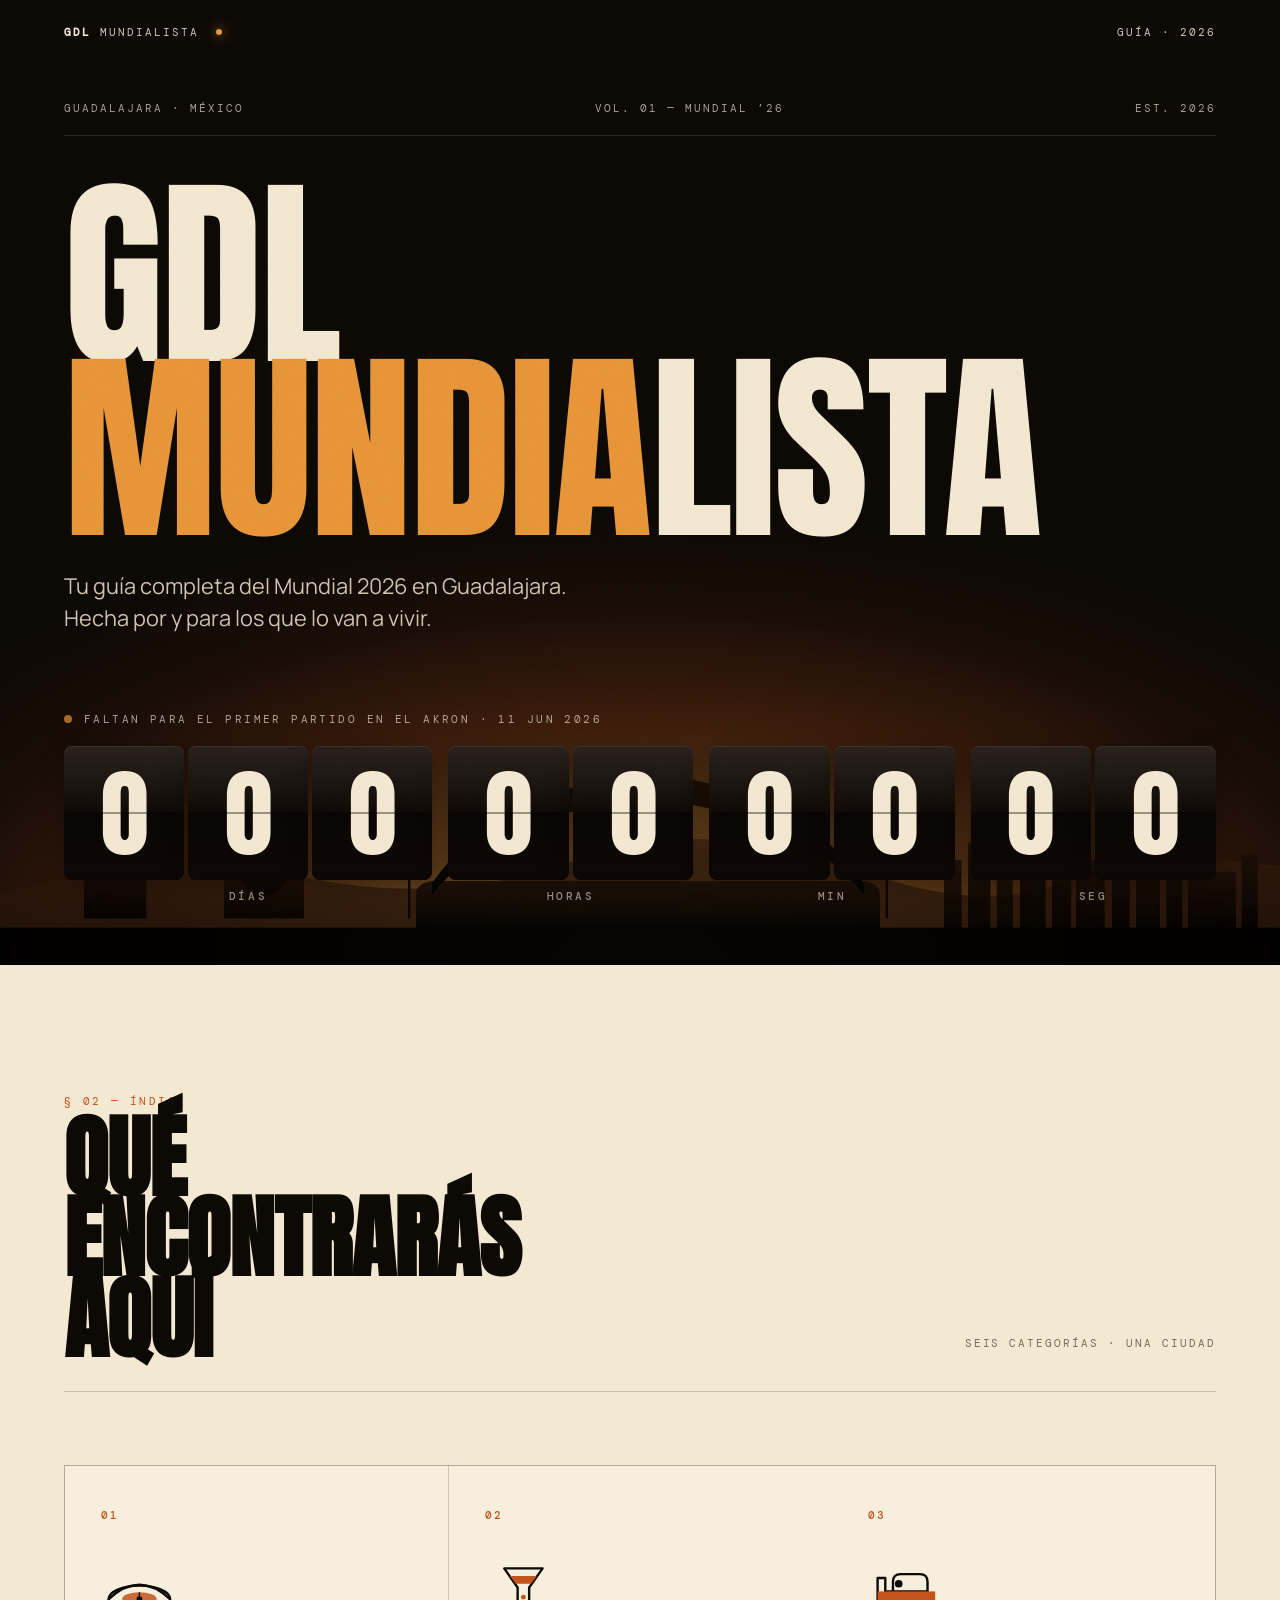
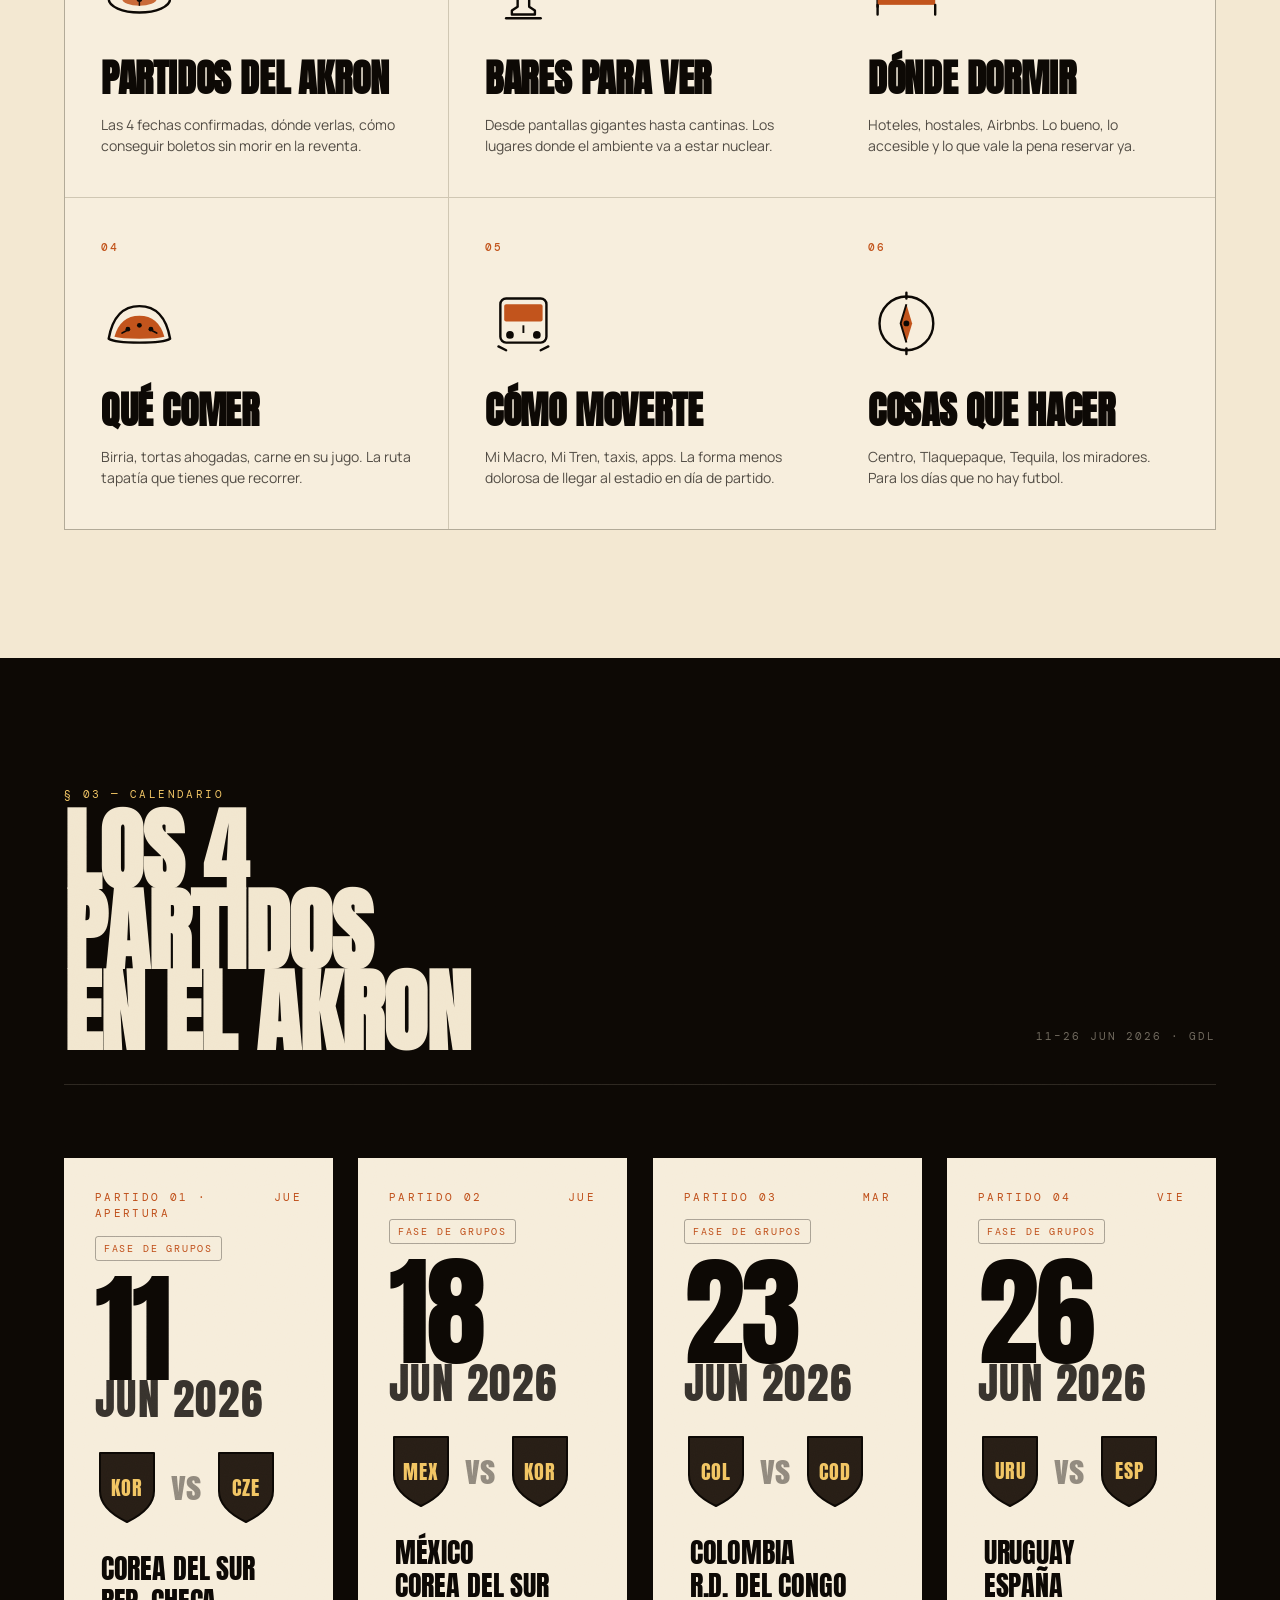
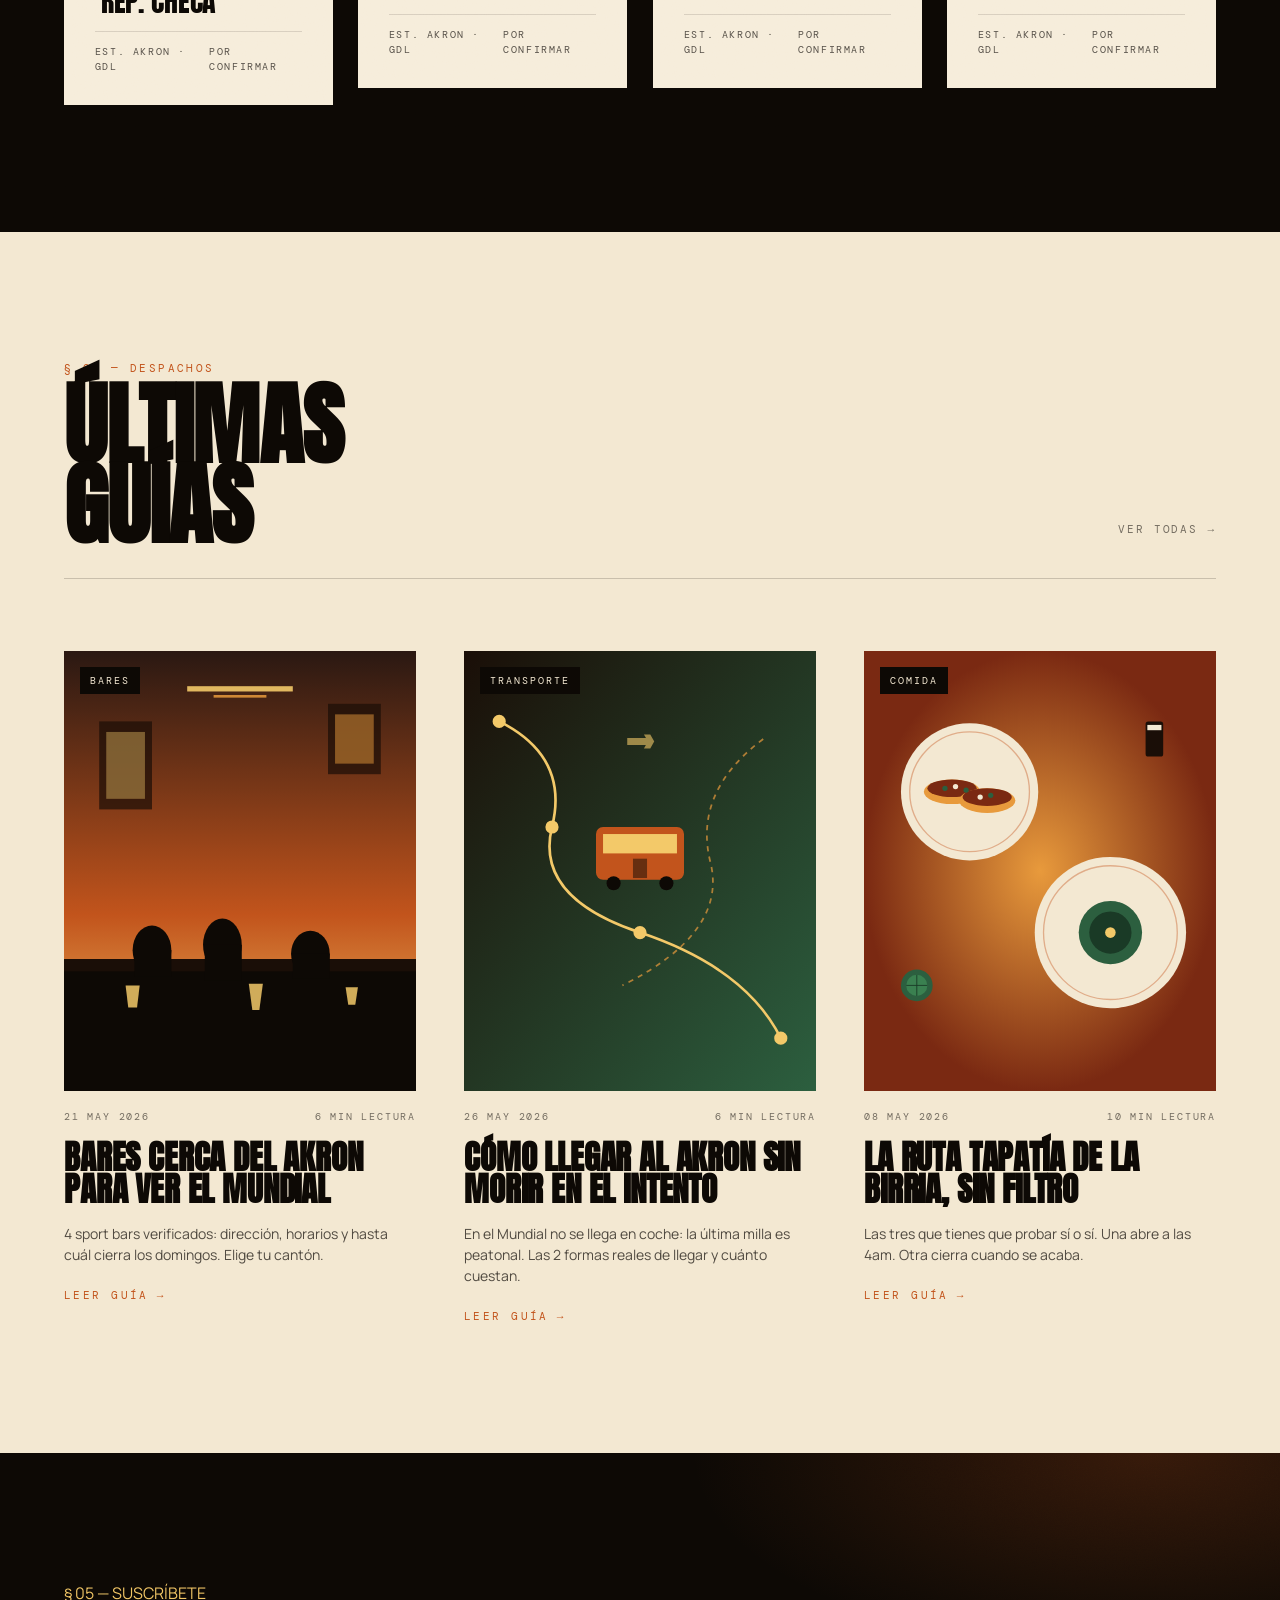
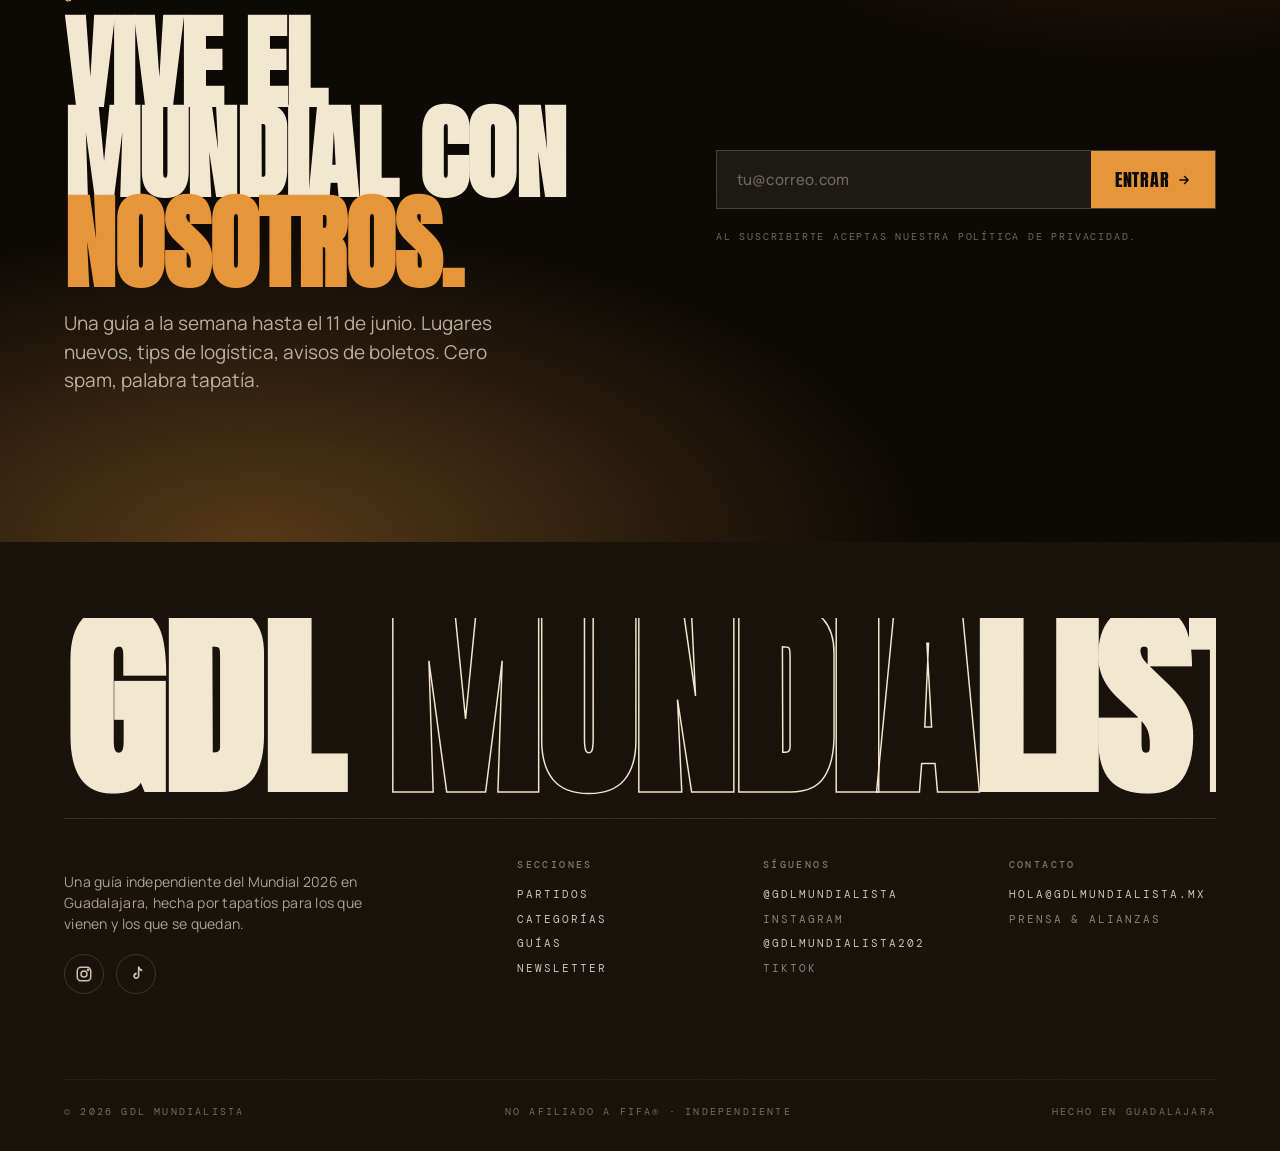
<file: index (2).html>
<!DOCTYPE html>
<html lang="es">
<head>
<meta charset="UTF-8" />
<meta name="viewport" content="width=device-width, initial-scale=1.0" />
<title>GDL Mundialista — Tu guía completa del Mundial 2026 en Guadalajara</title>

<!-- SEO -->
<meta name="description" content="Guía independiente del Mundial 2026 en Guadalajara: los 4 partidos en el Estadio Akron, dónde verlos en bares, dónde dormir, qué comer y cómo moverte. Hecha por tapatíos." />
<meta name="keywords" content="Mundial 2026 Guadalajara, Estadio Akron, partidos Akron, México Mundial 2026, guía Guadalajara Mundial, dónde ver el Mundial GDL" />
<meta name="author" content="GDL Mundialista" />
<meta name="robots" content="index, follow" />
<meta name="theme-color" content="#1a0e07" />

<!-- Open Graph -->
<meta property="og:type" content="website" />
<meta property="og:locale" content="es_MX" />
<meta property="og:site_name" content="GDL Mundialista" />
<meta property="og:title" content="GDL Mundialista — Guía del Mundial 2026 en Guadalajara" />
<meta property="og:description" content="Los 4 partidos en el Akron, bares, hospedaje, comida tapatía y cómo moverte. Tu guía completa del Mundial 2026 en GDL." />

<!-- Twitter -->
<meta name="twitter:card" content="summary_large_image" />
<meta name="twitter:title" content="GDL Mundialista — Guía del Mundial 2026 en Guadalajara" />
<meta name="twitter:description" content="Los 4 partidos en el Akron, bares, hospedaje, comida y transporte. Tu guía del Mundial 2026 en GDL." />

<!-- Favicon (emoji inline, sin archivo extra) -->
<link rel="icon" href="data:image/svg+xml,<svg xmlns='http://www.w3.org/2000/svg' viewBox='0 0 100 100'><text y='.9em' font-size='90'>⚽</text></svg>" />

<link rel="preconnect" href="https://fonts.googleapis.com">
<link rel="preconnect" href="https://fonts.gstatic.com" crossorigin>
<link href="https://fonts.googleapis.com/css2?family=Anton&family=Manrope:wght@300;400;500;600;700;800&family=DM+Mono:wght@400;500&display=swap" rel="stylesheet">

<link rel="stylesheet" href="styles.css">
</head>
<body>

<div class="page p-amber d-balanced">

  <!-- ============================ HERO ============================ -->
  <header class="hero grain">
    <div class="hero-sky"></div>
    <div class="hero-stadium">
      <svg viewBox="0 0 1600 240" preserveAspectRatio="none" aria-hidden="true">
        <defs>
          <linearGradient id="stad-grad" x1="0" y1="0" x2="0" y2="1">
            <stop offset="0%" stop-color="#1a0e07" stop-opacity="0.95" />
            <stop offset="100%" stop-color="#000" stop-opacity="1" />
          </linearGradient>
          <linearGradient id="hill-grad" x1="0" y1="0" x2="0" y2="1">
            <stop offset="0%" stop-color="#3a1d0e" stop-opacity="0.7" />
            <stop offset="100%" stop-color="#1a0e07" stop-opacity="0.9" />
          </linearGradient>
        </defs>
        <path d="M0,180 Q200,140 380,165 T720,150 T1080,160 T1400,140 L1600,155 L1600,240 L0,240 Z" fill="url(#hill-grad)" />
        <g fill="url(#stad-grad)" opacity="0.9">
          <rect x="120" y="120" width="18" height="80" />
          <polygon points="120,120 129,90 138,120" />
          <rect x="148" y="125" width="18" height="75" />
          <polygon points="148,125 157,98 166,125" />
          <rect x="105" y="155" width="78" height="45" />
          <line x1="129" y1="80" x2="129" y2="90" stroke="#3a1d0e" stroke-width="1.5" />
          <line x1="157" y1="88" x2="157" y2="98" stroke="#3a1d0e" stroke-width="1.5" />
        </g>
        <g fill="url(#stad-grad)" opacity="0.85">
          <rect x="280" y="160" width="100" height="40" />
          <ellipse cx="330" cy="160" rx="30" ry="20" />
        </g>
        <g fill="url(#stad-grad)">
          <path d="M520,210 L520,180 Q520,170 540,168 L1080,168 Q1100,170 1100,180 L1100,210 Z" />
          <path d="M540,170 Q620,90 810,75 Q1000,90 1080,170 L1080,180 Q1000,110 810,98 Q620,110 540,180 Z" />
          <rect x="510" y="120" width="3" height="80" />
          <circle cx="511.5" cy="115" r="4" />
          <rect x="1107" y="120" width="3" height="80" />
          <circle cx="1108.5" cy="115" r="4" />
        </g>
        <g fill="url(#stad-grad)" opacity="0.9">
          <rect x="1180" y="150" width="22" height="60" />
          <rect x="1210" y="135" width="28" height="75" />
          <rect x="1246" y="155" width="20" height="55" />
          <rect x="1275" y="115" width="32" height="95" />
          <rect x="1315" y="140" width="24" height="70" />
          <rect x="1345" y="150" width="36" height="60" />
          <rect x="1390" y="125" width="22" height="85" />
          <rect x="1420" y="155" width="30" height="55" />
          <rect x="1458" y="138" width="20" height="72" />
          <rect x="1485" y="160" width="60" height="50" />
          <rect x="1552" y="145" width="20" height="65" />
          <line x1="1286" y1="115" x2="1286" y2="95" stroke="#1a0e07" stroke-width="1.5" />
        </g>
        <rect x="0" y="208" width="1600" height="32" fill="#000" />
      </svg>
    </div>

    <nav class="nav">
      <span><b>GDL</b> Mundialista <span class="dot"></span></span>
      <span>GUÍA · 2026</span>
    </nav>

    <div class="hero-content">
      <div class="hero-meta">
        <span>GUADALAJARA · MÉXICO</span>
        <span>VOL. 01 — MUNDIAL ’26</span>
        <span>EST. 2026</span>
      </div>

      <div class="reveal">
        <h1 class="display hero-title">
          <span class="row">GDL</span>
          <span class="row"><span class="accent">MUNDIA</span>LISTA</span>
        </h1>
      </div>

      <div class="reveal reveal-d2">
        <p class="hero-tagline">
          Tu guía completa del Mundial 2026 en Guadalajara.<br/>
          Hecha por y para los que lo van a vivir.
        </p>
      </div>

      <div class="hero-bottom">
        <div class="reveal reveal-d3">
          <div class="clock-eyebrow">
            <span class="pulse"></span>
            <span>Faltan para el primer partido en el Akron · 11 JUN 2026</span>
          </div>
        </div>
        <div class="reveal reveal-d4">
          <div class="clock" id="clock">
            <div class="clock-unit" style="flex:3 1 0">
              <div class="clock-digits" data-unit="days" data-width="3"></div>
              <div class="clock-label">Días</div>
            </div>
            <div class="clock-unit" style="flex:2 1 0">
              <div class="clock-digits" data-unit="hours" data-width="2"></div>
              <div class="clock-label">Horas</div>
            </div>
            <div class="clock-unit" style="flex:2 1 0">
              <div class="clock-digits" data-unit="minutes" data-width="2"></div>
              <div class="clock-label">Min</div>
            </div>
            <div class="clock-unit" style="flex:2 1 0">
              <div class="clock-digits" data-unit="seconds" data-width="2"></div>
              <div class="clock-label">Seg</div>
            </div>
          </div>
        </div>
      </div>
    </div>
  </header>

  <!-- ============================ CATEGORÍAS ============================ -->
  <section class="section" id="categorias">
    <div class="wrap">
      <div class="reveal">
        <header class="sec-header">
          <div>
            <div class="sec-num">§ 02 — ÍNDICE</div>
            <h2>Qué<br/>encontrarás<br/>aquí</h2>
          </div>
          <div class="meta">SEIS CATEGORÍAS · UNA CIUDAD</div>
        </header>
      </div>

      <div class="cat-grid">
        <div class="reveal reveal-d1 cat-card">
          <div class="cat-num">01</div>
          <div class="cat-icon">
            <svg viewBox="0 0 80 80" fill="none">
              <ellipse cx="40" cy="48" rx="32" ry="14" stroke="var(--ink)" stroke-width="2.5"/>
              <ellipse cx="40" cy="48" rx="18" ry="7" fill="var(--sun-3)" opacity="0.85"/>
              <path d="M8 48 Q40 18 72 48" stroke="var(--ink)" stroke-width="2.5" fill="none" stroke-linecap="round"/>
              <line x1="40" y1="41" x2="40" y2="55" stroke="var(--ink)" stroke-width="1.5"/>
              <circle cx="40" cy="48" r="3" fill="var(--ink)"/>
            </svg>
          </div>
          <h3 class="cat-title">Partidos del Akron</h3>
          <p class="cat-desc">Las 4 fechas confirmadas, dónde verlas, cómo conseguir boletos sin morir en la reventa.</p>
        </div>

        <div class="reveal reveal-d2 cat-card">
          <div class="cat-num">02</div>
          <div class="cat-icon">
            <svg viewBox="0 0 80 80" fill="none">
              <path d="M20 16 L60 16 L46 36 L46 56 L52 60 L52 64 L28 64 L28 60 L34 56 L34 36 Z" stroke="var(--ink)" stroke-width="2.5" stroke-linejoin="round"/>
              <path d="M26 24 L54 24 L48 32 L32 32 Z" fill="var(--sun-3)"/>
              <circle cx="40" cy="46" r="2.5" fill="var(--sun-3)"/>
              <line x1="22" y1="68" x2="58" y2="68" stroke="var(--ink)" stroke-width="2.5" stroke-linecap="round"/>
            </svg>
          </div>
          <h3 class="cat-title">Bares para ver</h3>
          <p class="cat-desc">Desde pantallas gigantes hasta cantinas. Los lugares donde el ambiente va a estar nuclear.</p>
        </div>

        <div class="reveal reveal-d3 cat-card">
          <div class="cat-num">03</div>
          <div class="cat-icon">
            <svg viewBox="0 0 80 80" fill="none">
              <path d="M10 56 L10 26 L18 26 L18 40 L62 40 L62 30 Q62 22 54 22 L34 22 Q26 22 26 30 L26 40" stroke="var(--ink)" stroke-width="2.5" stroke-linejoin="round" stroke-linecap="round" fill="none"/>
              <rect x="10" y="40" width="60" height="14" fill="var(--sun-3)"/>
              <path d="M10 54 L10 64 M70 54 L70 64" stroke="var(--ink)" stroke-width="2.5" stroke-linecap="round"/>
              <circle cx="32" cy="32" r="4" fill="var(--ink)"/>
            </svg>
          </div>
          <h3 class="cat-title">Dónde dormir</h3>
          <p class="cat-desc">Hoteles, hostales, Airbnbs. Lo bueno, lo accesible y lo que vale la pena reservar ya.</p>
        </div>

        <div class="reveal reveal-d4 cat-card">
          <div class="cat-num">04</div>
          <div class="cat-icon">
            <svg viewBox="0 0 80 80" fill="none">
              <path d="M8 56 Q14 22 40 22 Q66 22 72 56 Q66 60 40 60 Q14 60 8 56 Z" stroke="var(--ink)" stroke-width="2.5" stroke-linejoin="round" fill="none"/>
              <path d="M14 54 Q20 32 40 32 Q60 32 66 54 Q60 56 40 56 Q20 56 14 54 Z" fill="var(--sun-3)"/>
              <circle cx="28" cy="46" r="2.5" fill="var(--ink)"/>
              <circle cx="40" cy="42" r="2.5" fill="var(--ink)"/>
              <circle cx="52" cy="46" r="2.5" fill="var(--ink)"/>
              <path d="M22 50 L26 48 M54 48 L58 50" stroke="var(--ink)" stroke-width="1.8" stroke-linecap="round"/>
            </svg>
          </div>
          <h3 class="cat-title">Qué comer</h3>
          <p class="cat-desc">Birria, tortas ahogadas, carne en su jugo. La ruta tapatía que tienes que recorrer.</p>
        </div>

        <div class="reveal reveal-d5 cat-card">
          <div class="cat-num">05</div>
          <div class="cat-icon">
            <svg viewBox="0 0 80 80" fill="none">
              <rect x="16" y="14" width="48" height="46" rx="6" stroke="var(--ink)" stroke-width="2.5"/>
              <rect x="20" y="20" width="40" height="18" rx="2" fill="var(--sun-3)"/>
              <circle cx="26" cy="52" r="4" fill="var(--ink)"/>
              <circle cx="54" cy="52" r="4" fill="var(--ink)"/>
              <line x1="40" y1="42" x2="40" y2="50" stroke="var(--ink)" stroke-width="2"/>
              <line x1="14" y1="64" x2="22" y2="68" stroke="var(--ink)" stroke-width="2.5" stroke-linecap="round"/>
              <line x1="66" y1="64" x2="58" y2="68" stroke="var(--ink)" stroke-width="2.5" stroke-linecap="round"/>
            </svg>
          </div>
          <h3 class="cat-title">Cómo moverte</h3>
          <p class="cat-desc">Mi Macro, Mi Tren, taxis, apps. La forma menos dolorosa de llegar al estadio en día de partido.</p>
        </div>

        <div class="reveal reveal-d6 cat-card">
          <div class="cat-num">06</div>
          <div class="cat-icon">
            <svg viewBox="0 0 80 80" fill="none">
              <circle cx="40" cy="40" r="28" stroke="var(--ink)" stroke-width="2.5"/>
              <path d="M40 20 L46 40 L40 60 L34 40 Z" fill="var(--sun-3)"/>
              <path d="M40 20 L34 40 L40 60" stroke="var(--ink)" stroke-width="2" fill="none" stroke-linejoin="round"/>
              <circle cx="40" cy="40" r="3" fill="var(--ink)"/>
              <line x1="40" y1="8" x2="40" y2="14" stroke="var(--ink)" stroke-width="2.5" stroke-linecap="round"/>
              <line x1="40" y1="66" x2="40" y2="72" stroke="var(--ink)" stroke-width="2.5" stroke-linecap="round"/>
            </svg>
          </div>
          <h3 class="cat-title">Cosas que hacer</h3>
          <p class="cat-desc">Centro, Tlaquepaque, Tequila, los miradores. Para los días que no hay futbol.</p>
        </div>
      </div>
    </div>
  </section>

  <!-- ============================ PARTIDOS ============================ -->
  <section class="section section-dark grain" id="partidos">
    <div class="wrap">
      <div class="reveal">
        <header class="sec-header">
          <div>
            <div class="sec-num">§ 03 — CALENDARIO</div>
            <h2>Los 4<br/>partidos<br/>en el Akron</h2>
          </div>
          <div class="meta">11–26 JUN 2026 · GDL</div>
        </header>
      </div>

      <div class="match-grid">

        <!-- Partido 01 -->
        <div class="reveal reveal-d1">
          <article class="match-poster">
            <div class="match-num">
              <span>PARTIDO 01 · APERTURA</span>
              <span>JUE</span>
            </div>
            <span class="match-tag">Fase de grupos</span>
            <div class="match-date">11<span class="small">JUN 2026</span></div>
            <div class="match-shields">
              <div class="shield">
                <svg viewBox="0 0 60 76" fill="none">
                  <defs><clipPath id="s1a"><path d="M3 4 L57 4 L57 42 Q57 60 30 73 Q3 60 3 42 Z"/></clipPath></defs>
                  <g clip-path="url(#s1a)"><rect x="0" y="0" width="60" height="76" fill="#2a2017"/></g>
                  <path d="M3 4 L57 4 L57 42 Q57 60 30 73 Q3 60 3 42 Z" stroke="currentColor" stroke-width="2" fill="none" stroke-linejoin="round"/>
                  <text x="30" y="47" text-anchor="middle" font-family="Anton, sans-serif" font-size="20" fill="#f3c969" letter-spacing="1">KOR</text>
                </svg>
              </div>
              <span class="shield-vs">vs</span>
              <div class="shield">
                <svg viewBox="0 0 60 76" fill="none">
                  <defs><clipPath id="s1b"><path d="M3 4 L57 4 L57 42 Q57 60 30 73 Q3 60 3 42 Z"/></clipPath></defs>
                  <g clip-path="url(#s1b)"><rect x="0" y="0" width="60" height="76" fill="#2a2017"/></g>
                  <path d="M3 4 L57 4 L57 42 Q57 60 30 73 Q3 60 3 42 Z" stroke="currentColor" stroke-width="2" fill="none" stroke-linejoin="round"/>
                  <text x="30" y="47" text-anchor="middle" font-family="Anton, sans-serif" font-size="20" fill="#f3c969" letter-spacing="1">CZE</text>
                </svg>
              </div>
            </div>
            <div class="match-teams">
              <div class="match-team">Corea del Sur</div>
              <div class="match-team">Rep. Checa</div>
            </div>
            <div class="match-line">
              <span>EST. AKRON · GDL</span>
              <span>Por confirmar</span>
            </div>
          </article>
        </div>

        <!-- Partido 02 -->
        <div class="reveal reveal-d2">
          <article class="match-poster">
            <div class="match-num">
              <span>PARTIDO 02</span>
              <span>JUE</span>
            </div>
            <span class="match-tag">Fase de grupos</span>
            <div class="match-date">18<span class="small">JUN 2026</span></div>
            <div class="match-shields">
              <div class="shield">
                <svg viewBox="0 0 60 76" fill="none">
                  <defs><clipPath id="s2a"><path d="M3 4 L57 4 L57 42 Q57 60 30 73 Q3 60 3 42 Z"/></clipPath></defs>
                  <g clip-path="url(#s2a)"><rect x="0" y="0" width="60" height="76" fill="#2a2017"/></g>
                  <path d="M3 4 L57 4 L57 42 Q57 60 30 73 Q3 60 3 42 Z" stroke="currentColor" stroke-width="2" fill="none" stroke-linejoin="round"/>
                  <text x="30" y="47" text-anchor="middle" font-family="Anton, sans-serif" font-size="20" fill="#f3c969" letter-spacing="1">MEX</text>
                </svg>
              </div>
              <span class="shield-vs">vs</span>
              <div class="shield">
                <svg viewBox="0 0 60 76" fill="none">
                  <defs><clipPath id="s2b"><path d="M3 4 L57 4 L57 42 Q57 60 30 73 Q3 60 3 42 Z"/></clipPath></defs>
                  <g clip-path="url(#s2b)"><rect x="0" y="0" width="60" height="76" fill="#2a2017"/></g>
                  <path d="M3 4 L57 4 L57 42 Q57 60 30 73 Q3 60 3 42 Z" stroke="currentColor" stroke-width="2" fill="none" stroke-linejoin="round"/>
                  <text x="30" y="47" text-anchor="middle" font-family="Anton, sans-serif" font-size="20" fill="#f3c969" letter-spacing="1">KOR</text>
                </svg>
              </div>
            </div>
            <div class="match-teams">
              <div class="match-team">México</div>
              <div class="match-team">Corea del Sur</div>
            </div>
            <div class="match-line">
              <span>EST. AKRON · GDL</span>
              <span>Por confirmar</span>
            </div>
          </article>
        </div>

        <!-- Partido 03 -->
        <div class="reveal reveal-d3">
          <article class="match-poster">
            <div class="match-num">
              <span>PARTIDO 03</span>
              <span>MAR</span>
            </div>
            <span class="match-tag">Fase de grupos</span>
            <div class="match-date">23<span class="small">JUN 2026</span></div>
            <div class="match-shields">
              <div class="shield">
                <svg viewBox="0 0 60 76" fill="none">
                  <defs><clipPath id="s3a"><path d="M3 4 L57 4 L57 42 Q57 60 30 73 Q3 60 3 42 Z"/></clipPath></defs>
                  <g clip-path="url(#s3a)"><rect x="0" y="0" width="60" height="76" fill="#2a2017"/></g>
                  <path d="M3 4 L57 4 L57 42 Q57 60 30 73 Q3 60 3 42 Z" stroke="currentColor" stroke-width="2" fill="none" stroke-linejoin="round"/>
                  <text x="30" y="47" text-anchor="middle" font-family="Anton, sans-serif" font-size="20" fill="#f3c969" letter-spacing="1">COL</text>
                </svg>
              </div>
              <span class="shield-vs">vs</span>
              <div class="shield">
                <svg viewBox="0 0 60 76" fill="none">
                  <defs><clipPath id="s3b"><path d="M3 4 L57 4 L57 42 Q57 60 30 73 Q3 60 3 42 Z"/></clipPath></defs>
                  <g clip-path="url(#s3b)"><rect x="0" y="0" width="60" height="76" fill="#2a2017"/></g>
                  <path d="M3 4 L57 4 L57 42 Q57 60 30 73 Q3 60 3 42 Z" stroke="currentColor" stroke-width="2" fill="none" stroke-linejoin="round"/>
                  <text x="30" y="47" text-anchor="middle" font-family="Anton, sans-serif" font-size="20" fill="#f3c969" letter-spacing="1">COD</text>
                </svg>
              </div>
            </div>
            <div class="match-teams">
              <div class="match-team">Colombia</div>
              <div class="match-team">R.D. del Congo</div>
            </div>
            <div class="match-line">
              <span>EST. AKRON · GDL</span>
              <span>Por confirmar</span>
            </div>
          </article>
        </div>

        <!-- Partido 04 (por confirmar) -->
        <div class="reveal reveal-d4">
          <article class="match-poster">
            <div class="match-num">
              <span>PARTIDO 04</span>
              <span>VIE</span>
            </div>
            <span class="match-tag">Fase de grupos</span>
            <div class="match-date">26<span class="small">JUN 2026</span></div>
            <div class="match-shields">
              <div class="shield">
                <svg viewBox="0 0 60 76" fill="none">
                  <defs><clipPath id="s4a"><path d="M3 4 L57 4 L57 42 Q57 60 30 73 Q3 60 3 42 Z"/></clipPath></defs>
                  <g clip-path="url(#s4a)">
                    <rect x="0" y="0" width="60" height="76" fill="#2a2017"/>
                  </g>
                  <path d="M3 4 L57 4 L57 42 Q57 60 30 73 Q3 60 3 42 Z" stroke="currentColor" stroke-width="2" fill="none" stroke-linejoin="round"/>
                  <text x="30" y="46" text-anchor="middle" font-family="Anton, sans-serif" font-size="20" fill="#f3c969" letter-spacing="1">URU</text>
                </svg>
              </div>
              <span class="shield-vs">vs</span>
              <div class="shield">
                <svg viewBox="0 0 60 76" fill="none">
                  <defs><clipPath id="s4b"><path d="M3 4 L57 4 L57 42 Q57 60 30 73 Q3 60 3 42 Z"/></clipPath></defs>
                  <g clip-path="url(#s4b)">
                    <rect x="0" y="0" width="60" height="76" fill="#2a2017"/>
                  </g>
                  <path d="M3 4 L57 4 L57 42 Q57 60 30 73 Q3 60 3 42 Z" stroke="currentColor" stroke-width="2" fill="none" stroke-linejoin="round"/>
                  <text x="30" y="46" text-anchor="middle" font-family="Anton, sans-serif" font-size="20" fill="#f3c969" letter-spacing="1">ESP</text>
                </svg>
              </div>
            </div>
            <div class="match-teams">
              <div class="match-team">Uruguay</div>
              <div class="match-team">España</div>
            </div>
            <div class="match-line">
              <span>EST. AKRON · GDL</span>
              <span>Por confirmar</span>
            </div>
          </article>
        </div>

      </div>
    </div>
  </section>

  <!-- ============================ GUÍAS ============================ -->
  <section class="section" id="guias">
    <div class="wrap">
      <div class="reveal">
        <header class="sec-header">
          <div>
            <div class="sec-num">§ 04 — DESPACHOS</div>
            <h2>Últimas<br/>guías</h2>
          </div>
          <div class="meta">VER TODAS →</div>
        </header>
      </div>

      <div class="guides-grid">

        <a class="reveal reveal-d1 guide" href="bares.html">
          <div class="guide-cover">
            <span class="guide-cat">Bares</span>
            <svg viewBox="0 0 400 500" preserveAspectRatio="xMidYMid slice">
              <defs>
                <linearGradient id="gc1" x1="0" y1="0" x2="0" y2="1">
                  <stop offset="0%" stop-color="#2a1812"/>
                  <stop offset="60%" stop-color="#c2541c"/>
                  <stop offset="100%" stop-color="#f3c969"/>
                </linearGradient>
              </defs>
              <rect width="400" height="500" fill="url(#gc1)"/>
              <rect x="40" y="80" width="60" height="100" fill="#1a0e07" opacity="0.7"/>
              <rect x="48" y="92" width="44" height="76" fill="#f3c969" opacity="0.4"/>
              <rect x="300" y="60" width="60" height="80" fill="#1a0e07" opacity="0.7"/>
              <rect x="308" y="72" width="44" height="56" fill="#e89a3c" opacity="0.5"/>
              <rect x="0" y="360" width="400" height="140" fill="#0d0905"/>
              <rect x="0" y="350" width="400" height="14" fill="#1a0e07"/>
              <g fill="#0d0905">
                <ellipse cx="100" cy="340" rx="22" ry="28"/>
                <rect x="80" y="340" width="42" height="30"/>
                <ellipse cx="180" cy="334" rx="22" ry="30"/>
                <rect x="160" y="334" width="42" height="40"/>
                <ellipse cx="280" cy="344" rx="22" ry="26"/>
                <rect x="260" y="344" width="42" height="28"/>
              </g>
              <g fill="#f3c969" opacity="0.85">
                <path d="M70 380 L86 380 L83 405 L73 405 Z"/>
                <path d="M210 378 L226 378 L222 408 L214 408 Z"/>
                <path d="M320 382 L334 382 L331 402 L323 402 Z"/>
              </g>
              <rect x="140" y="40" width="120" height="6" fill="#f3c969" opacity="0.9"/>
              <rect x="170" y="50" width="60" height="3" fill="#e89a3c" opacity="0.85"/>
            </svg>
          </div>
          <div class="guide-meta">
            <span>21 MAY 2026</span>
            <span>6 MIN LECTURA</span>
          </div>
          <h3 class="guide-title">Bares cerca del Akron para ver el Mundial</h3>
          <p class="guide-snip">4 sport bars verificados: dirección, horarios y hasta cuál cierra los domingos. Elige tu cantón.</p>
          <span class="guide-read">Leer guía</span>
        </a>

        <a class="reveal reveal-d2 guide" href="transporte.html">
          <div class="guide-cover">
            <span class="guide-cat">Transporte</span>
            <svg viewBox="0 0 400 500" preserveAspectRatio="xMidYMid slice">
              <defs>
                <linearGradient id="gc2" x1="0" y1="0" x2="1" y2="1">
                  <stop offset="0%" stop-color="#1a0e07"/>
                  <stop offset="100%" stop-color="#2c5f3f"/>
                </linearGradient>
              </defs>
              <rect width="400" height="500" fill="url(#gc2)"/>
              <g stroke="#f3c969" stroke-width="3" fill="none" stroke-linecap="round">
                <path d="M40 80 Q120 120 100 200 Q80 280 200 320 Q320 360 360 440"/>
                <circle cx="40" cy="80" r="6" fill="#f3c969"/>
                <circle cx="100" cy="200" r="6" fill="#f3c969"/>
                <circle cx="200" cy="320" r="6" fill="#f3c969"/>
                <circle cx="360" cy="440" r="6" fill="#f3c969"/>
              </g>
              <g stroke="#e89a3c" stroke-width="2" stroke-dasharray="6 6" fill="none" opacity="0.7">
                <path d="M340 100 Q260 160 280 240 Q300 320 180 380"/>
              </g>
              <g transform="translate(150 200)">
                <rect x="0" y="0" width="100" height="60" rx="8" fill="#c2541c"/>
                <rect x="8" y="8" width="84" height="22" fill="#f3c969"/>
                <circle cx="20" cy="64" r="8" fill="#0d0905"/>
                <circle cx="80" cy="64" r="8" fill="#0d0905"/>
                <rect x="42" y="36" width="16" height="22" fill="#0d0905" opacity="0.5"/>
              </g>
              <text x="200" y="120" text-anchor="middle" font-family="Anton, sans-serif" font-size="48" fill="#f3c969" opacity="0.6">→</text>
            </svg>
          </div>
          <div class="guide-meta">
            <span>26 MAY 2026</span>
            <span>6 MIN LECTURA</span>
          </div>
          <h3 class="guide-title">Cómo llegar al Akron sin morir en el intento</h3>
          <p class="guide-snip">En el Mundial no se llega en coche: la última milla es peatonal. Las 2 formas reales de llegar y cuánto cuestan.</p>
          <span class="guide-read">Leer guía</span>
        </a>

        <a class="reveal reveal-d3 guide" href="#">
          <div class="guide-cover">
            <span class="guide-cat">Comida</span>
            <svg viewBox="0 0 400 500" preserveAspectRatio="xMidYMid slice">
              <defs>
                <radialGradient id="gc3" cx="0.5" cy="0.5">
                  <stop offset="0%" stop-color="#e89a3c"/>
                  <stop offset="100%" stop-color="#7a2912"/>
                </radialGradient>
              </defs>
              <rect width="400" height="500" fill="url(#gc3)"/>
              <circle cx="120" cy="160" r="78" fill="#f3e8d2"/>
              <circle cx="120" cy="160" r="68" fill="none" stroke="#c2541c" stroke-width="1.5" opacity="0.4"/>
              <g>
                <ellipse cx="100" cy="160" rx="32" ry="14" fill="#e89a3c"/>
                <ellipse cx="100" cy="156" rx="28" ry="10" fill="#7a2912"/>
                <ellipse cx="140" cy="170" rx="32" ry="14" fill="#e89a3c"/>
                <ellipse cx="140" cy="166" rx="28" ry="10" fill="#7a2912"/>
                <circle cx="92" cy="156" r="3" fill="#2c5f3f"/>
                <circle cx="104" cy="154" r="3" fill="#f3e8d2"/>
                <circle cx="116" cy="158" r="3" fill="#2c5f3f"/>
                <circle cx="132" cy="166" r="3" fill="#f3e8d2"/>
                <circle cx="144" cy="164" r="3" fill="#2c5f3f"/>
              </g>
              <circle cx="280" cy="320" r="86" fill="#f3e8d2"/>
              <circle cx="280" cy="320" r="76" fill="none" stroke="#c2541c" stroke-width="1.5" opacity="0.4"/>
              <g>
                <circle cx="280" cy="320" r="36" fill="#2c5f3f"/>
                <circle cx="280" cy="320" r="24" fill="#1a3a26"/>
                <circle cx="280" cy="320" r="6" fill="#f3c969"/>
              </g>
              <circle cx="60" cy="380" r="18" fill="#2c5f3f"/>
              <circle cx="60" cy="380" r="12" fill="#3a8050"/>
              <line x1="60" y1="368" x2="60" y2="392" stroke="#1a3a26" stroke-width="1"/>
              <line x1="48" y1="380" x2="72" y2="380" stroke="#1a3a26" stroke-width="1"/>
              <rect x="320" y="80" width="20" height="40" rx="3" fill="#1a0e07"/>
              <rect x="322" y="84" width="16" height="6" fill="#f3e8d2"/>
            </svg>
          </div>
          <div class="guide-meta">
            <span>08 MAY 2026</span>
            <span>10 MIN LECTURA</span>
          </div>
          <h3 class="guide-title">La ruta tapatía de la birria, sin filtro</h3>
          <p class="guide-snip">Las tres que tienes que probar sí o sí. Una abre a las 4am. Otra cierra cuando se acaba.</p>
          <span class="guide-read">Leer guía</span>
        </a>

      </div>
    </div>
  </section>

  <!-- ============================ NEWSLETTER ============================ -->
  <section class="section newsletter grain" id="newsletter">
    <div class="newsletter-bg"></div>
    <div class="wrap" style="position:relative; z-index:2">
      <div class="newsletter-inner">
        <div class="reveal">
          <div>
            <div class="sec-num" style="color:var(--sun-1); margin-bottom:14px">§ 05 — SUSCRÍBETE</div>
            <h2>Vive el<br/>Mundial con<br/><span class="accent">nosotros.</span></h2>
            <p>Una guía a la semana hasta el 11 de junio. Lugares nuevos, tips de logística, avisos de boletos. Cero spam, palabra tapatía.</p>
          </div>
        </div>

        <div class="reveal reveal-d2">
          <form class="newsletter-form" id="nl-form">
            <div class="input-wrap">
              <input type="email" placeholder="tu@correo.com" required />
              <button type="submit">ENTRAR <svg viewBox="0 0 24 24" width="14" height="14" fill="none" stroke="currentColor" stroke-width="2.5" stroke-linecap="round"><path d="M5 12h14M13 6l6 6-6 6"/></svg></button>
            </div>
            <div class="newsletter-fine" id="nl-fine">AL SUSCRIBIRTE ACEPTAS NUESTRA POLÍTICA DE PRIVACIDAD.</div>
          </form>
        </div>
      </div>
    </div>
  </section>

  <!-- ============================ FOOTER ============================ -->
  <footer class="footer grain">
    <div style="max-width:1320px; margin:0 auto">
      <h2 class="footer-wordmark">GDL <span class="stroke">MUNDIA</span>LISTA</h2>
    </div>
    <div class="footer-grid">
      <div class="footer-col">
        <p class="footer-tag">Una guía independiente del Mundial 2026 en Guadalajara, hecha por tapatíos para los que vienen y los que se quedan.</p>
        <div class="footer-social">
          <a href="https://www.instagram.com/gdlmundialista" aria-label="Instagram" target="_blank" rel="noopener">
            <svg viewBox="0 0 24 24" width="18" height="18" fill="none" stroke="currentColor" stroke-width="2" stroke-linecap="round" stroke-linejoin="round"><rect x="3" y="3" width="18" height="18" rx="5"/><circle cx="12" cy="12" r="4"/><circle cx="17.5" cy="6.5" r="0.8" fill="currentColor"/></svg>
          </a>
          <a href="https://www.tiktok.com/@gdlmundialista202" aria-label="TikTok" target="_blank" rel="noopener">
            <svg viewBox="0 0 24 24" width="18" height="18" fill="currentColor"><path d="M16.6 2c.4 2.2 1.6 3.6 3.8 3.9v2.4c-1.4 0-2.7-.4-3.8-1.2V14c0 4.7-5.1 6.2-7.4 3-1.9-2.7-.2-7 3.6-7v2.6c-.6.1-1.3.4-1.7 1-1.2 1.8 0 3.4 2 2.8 1-.3 1.3-1.2 1.3-2V2h2.2z"/></svg>
          </a>
        </div>
      </div>
      <div class="footer-col">
        <h4>SECCIONES</h4>
        <a href="#partidos">Partidos</a>
        <a href="#categorias">Categorías</a>
        <a href="#guias">Guías</a>
        <a href="#newsletter">Newsletter</a>
      </div>
      <div class="footer-col">
        <h4>SÍGUENOS</h4>
        <a href="https://www.instagram.com/gdlmundialista" target="_blank" rel="noopener">@gdlmundialista</a>
        <span style="opacity:0.55">Instagram</span>
        <a href="https://www.tiktok.com/@gdlmundialista202" target="_blank" rel="noopener">@gdlmundialista202</a>
        <span style="opacity:0.55">TikTok</span>
      </div>
      <div class="footer-col">
        <h4>CONTACTO</h4>
        <a href="mailto:hola@gdlmundialista.mx">hola@gdlmundialista.mx</a>
        <span style="opacity:0.55">Prensa & alianzas</span>
      </div>
    </div>
    <div class="footer-base">
      <span>© 2026 GDL MUNDIALISTA</span>
      <span>NO AFILIADO A FIFA® · INDEPENDIENTE</span>
      <span>HECHO EN GUADALAJARA</span>
    </div>
  </footer>

</div>

<script>
/* ---------- Reveal on scroll ---------- */
(function () {
  var registry = new Set();
  document.querySelectorAll('.reveal').forEach(function (el) { registry.add(el); });
  function check() {
    var trigger = window.innerHeight * 0.9;
    registry.forEach(function (el) {
      var r = el.getBoundingClientRect();
      if (r.top < trigger && r.bottom > 0) { el.classList.add('in'); registry.delete(el); }
    });
  }
  var scheduled = false;
  function schedule() {
    if (scheduled) return;
    scheduled = true;
    requestAnimationFrame(function () { scheduled = false; check(); });
  }
  window.addEventListener('scroll', schedule, { passive: true });
  window.addEventListener('resize', schedule);
  check();
  setTimeout(function () {
    document.querySelectorAll('.reveal').forEach(function (el) { el.classList.add('in'); });
  }, 2500);
})();

/* ---------- Flip clock countdown ---------- */
(function () {
  var TARGET = new Date("2026-06-11T12:00:00-06:00").getTime();
  var containers = Array.prototype.slice.call(document.querySelectorAll('.clock-digits'));

  function remaining() {
    var diff = Math.max(0, TARGET - Date.now());
    var d = Math.floor(diff / 86400000); diff -= d * 86400000;
    var h = Math.floor(diff / 3600000); diff -= h * 3600000;
    var m = Math.floor(diff / 60000); diff -= m * 60000;
    var s = Math.floor(diff / 1000);
    return { days: d, hours: h, minutes: m, seconds: s };
  }

  function ensureDigits(c, width) {
    if (c.children.length === width) return;
    c.innerHTML = '';
    for (var i = 0; i < width; i++) {
      var dd = document.createElement('div');
      dd.className = 'clock-digit';
      dd.appendChild(document.createElement('span'));
      c.appendChild(dd);
    }
  }

  function render() {
    var t = remaining();
    containers.forEach(function (c) {
      var unit = c.getAttribute('data-unit');
      var width = parseInt(c.getAttribute('data-width'), 10);
      ensureDigits(c, width);
      var str = String(Math.max(0, t[unit])).padStart(width, '0');
      for (var i = 0; i < width; i++) {
        var digitBox = c.children[i];
        var span = digitBox.firstChild;
        if (span.textContent !== str[i]) {
          span.textContent = str[i];
          digitBox.classList.add('flip');
          (function (node) { setTimeout(function () { node.classList.remove('flip'); }, 500); })(digitBox);
        }
      }
    });
  }

  render();
  setInterval(render, 1000);
})();

/* ---------- Newsletter (visual, sin backend) ---------- */
(function () {
  var form = document.getElementById('nl-form');
  if (!form) return;
  var input = form.querySelector('input');
  var btn = form.querySelector('button');
  var fine = document.getElementById('nl-fine');
  var defaultBtn = btn.innerHTML;
  form.addEventListener('submit', function (e) {
    e.preventDefault();
    if (input.value.indexOf('@') === -1) return;
    btn.classList.add('is-done');
    btn.innerHTML = '✓ LISTO';
    fine.textContent = 'Nos vemos en tu inbox. Bienvenido al equipo.';
  });
  input.addEventListener('input', function () {
    if (!btn.classList.contains('is-done')) return;
    btn.classList.remove('is-done');
    btn.innerHTML = defaultBtn;
    fine.textContent = 'AL SUSCRIBIRTE ACEPTAS NUESTRA POLÍTICA DE PRIVACIDAD.';
  });
})();
</script>
</body>
</html>
</file>
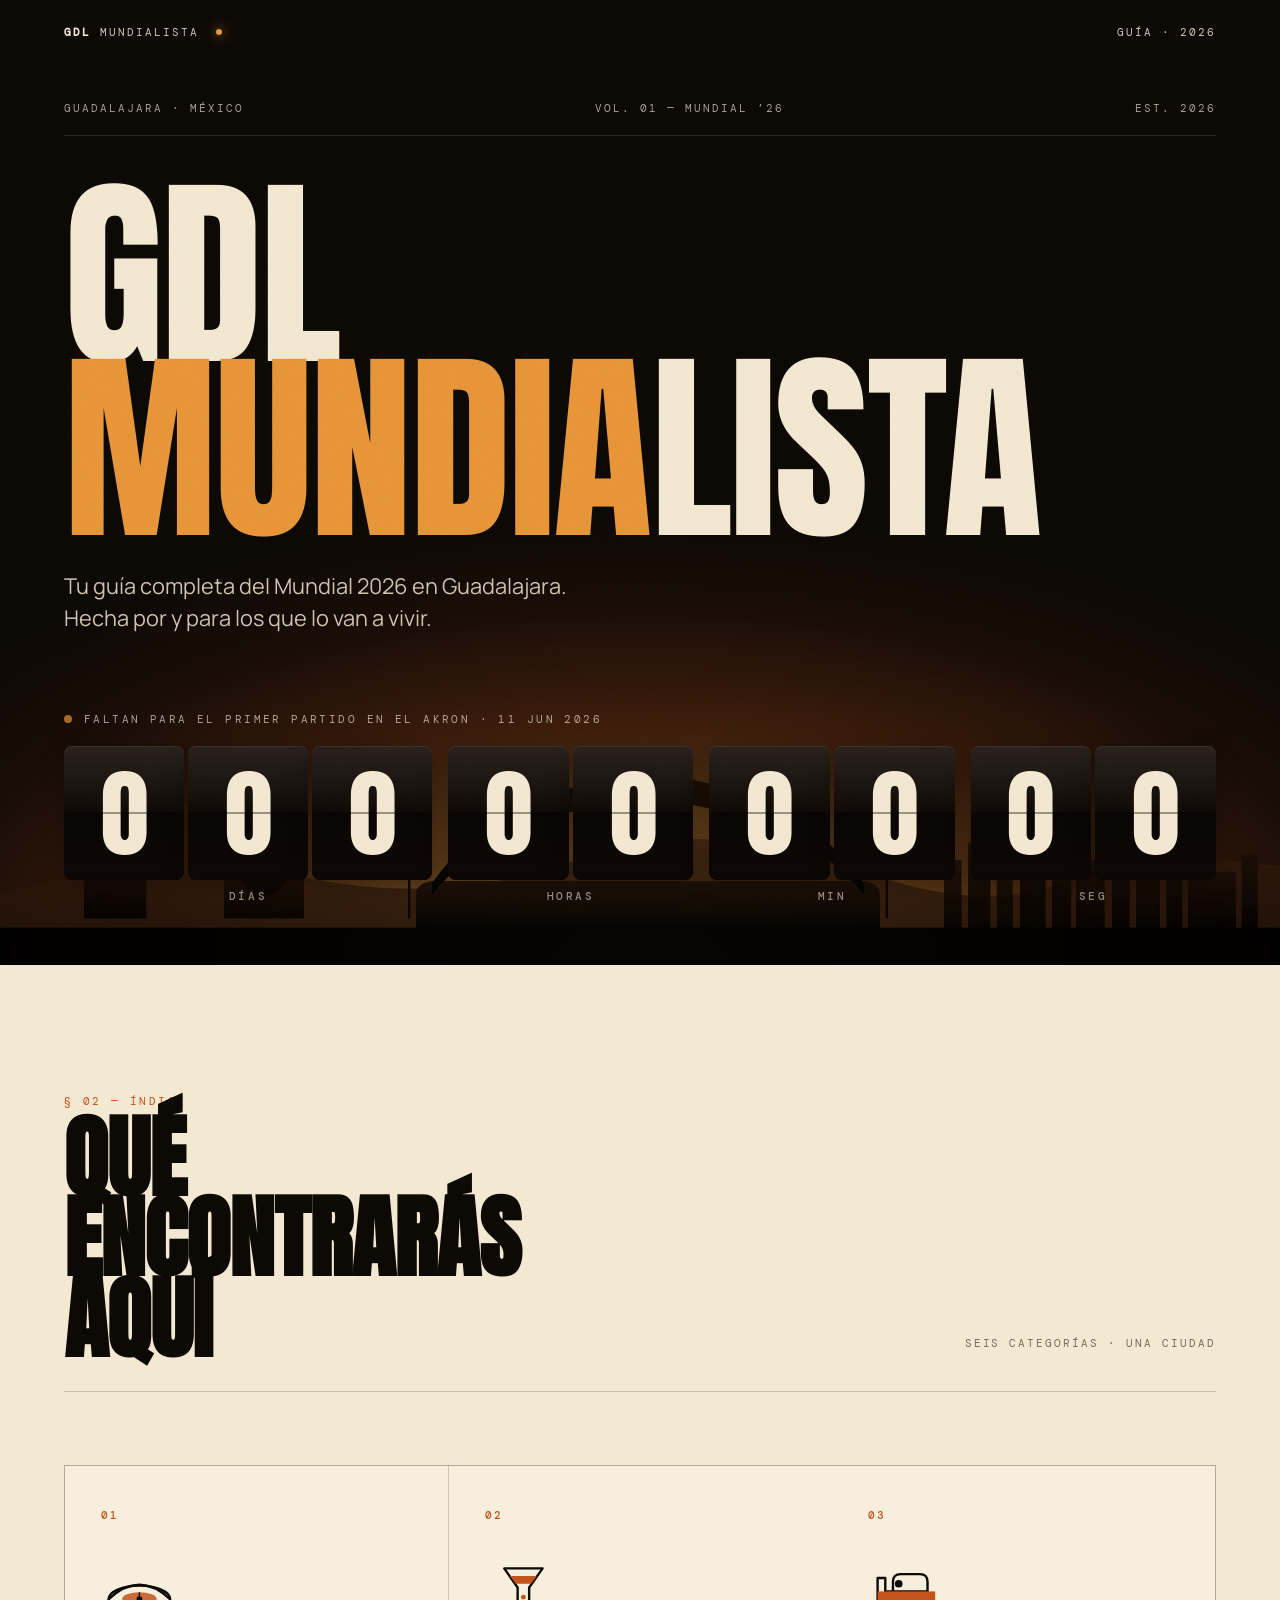
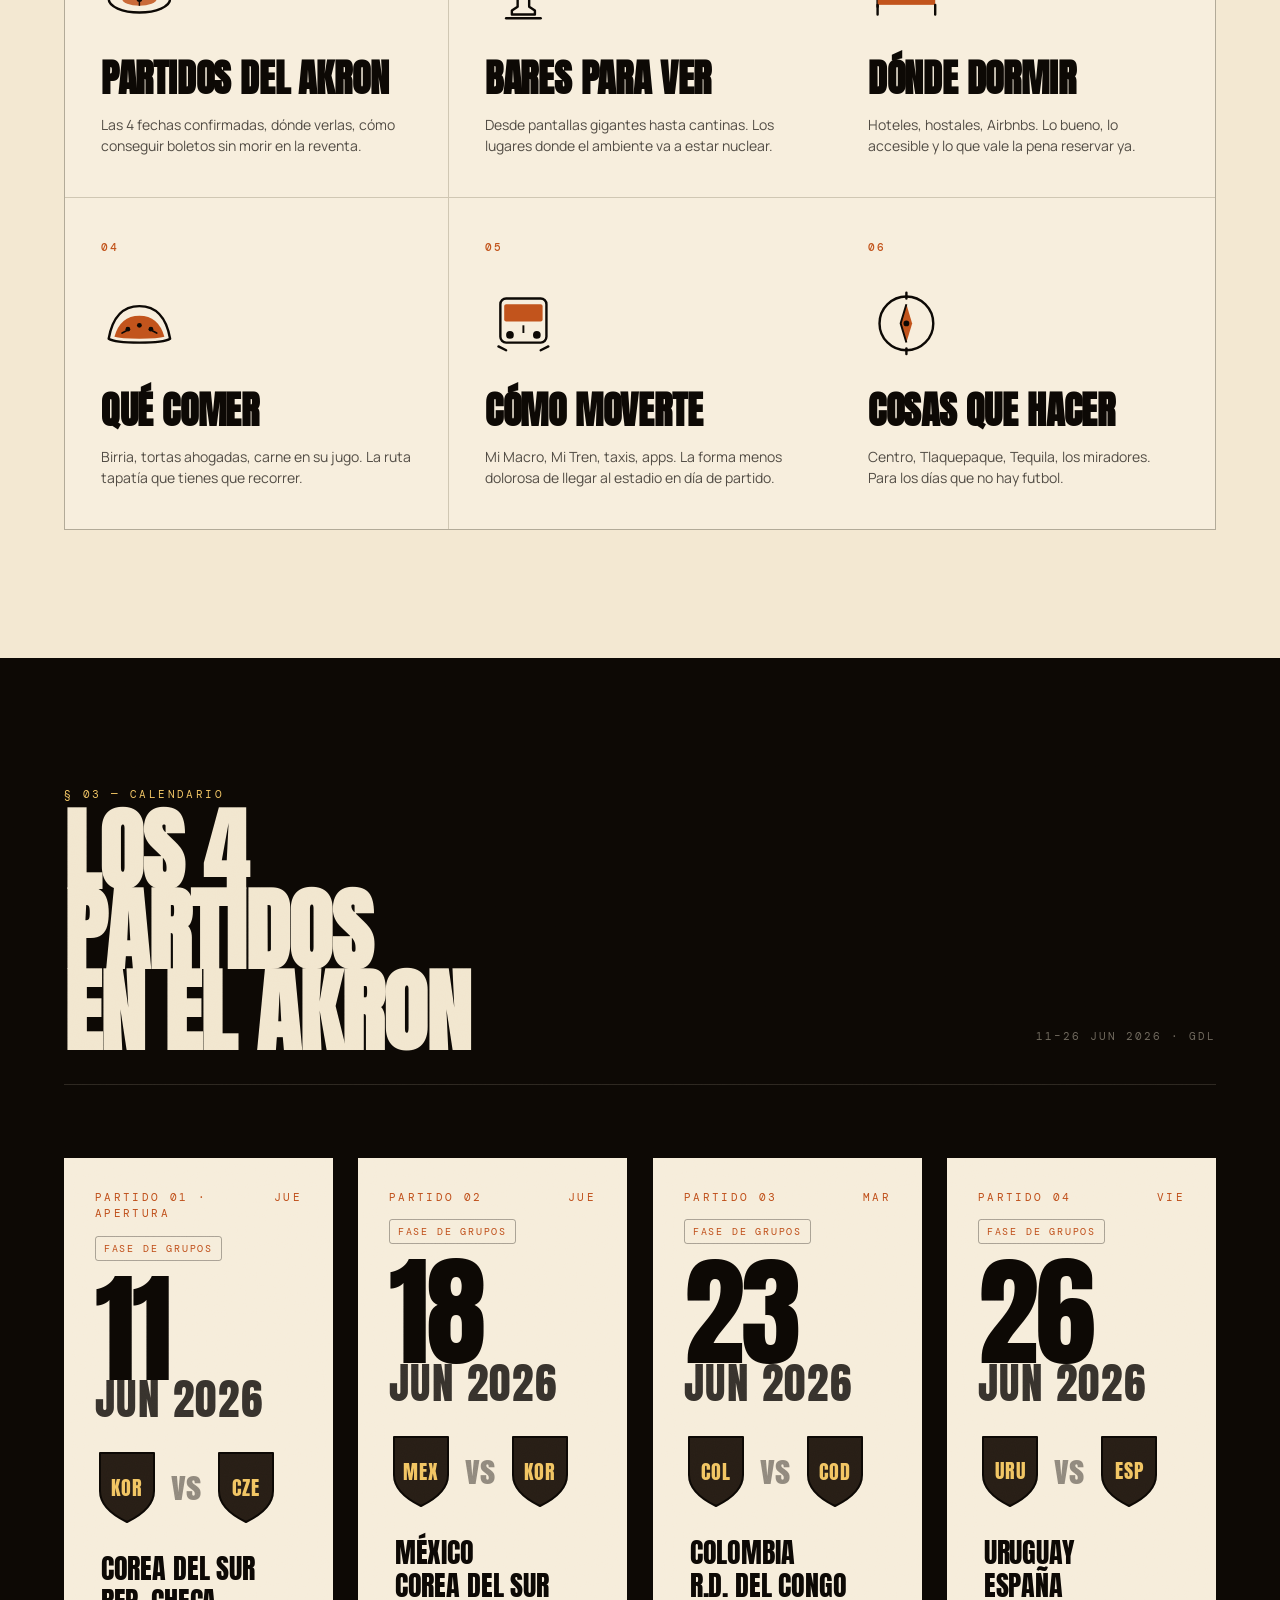
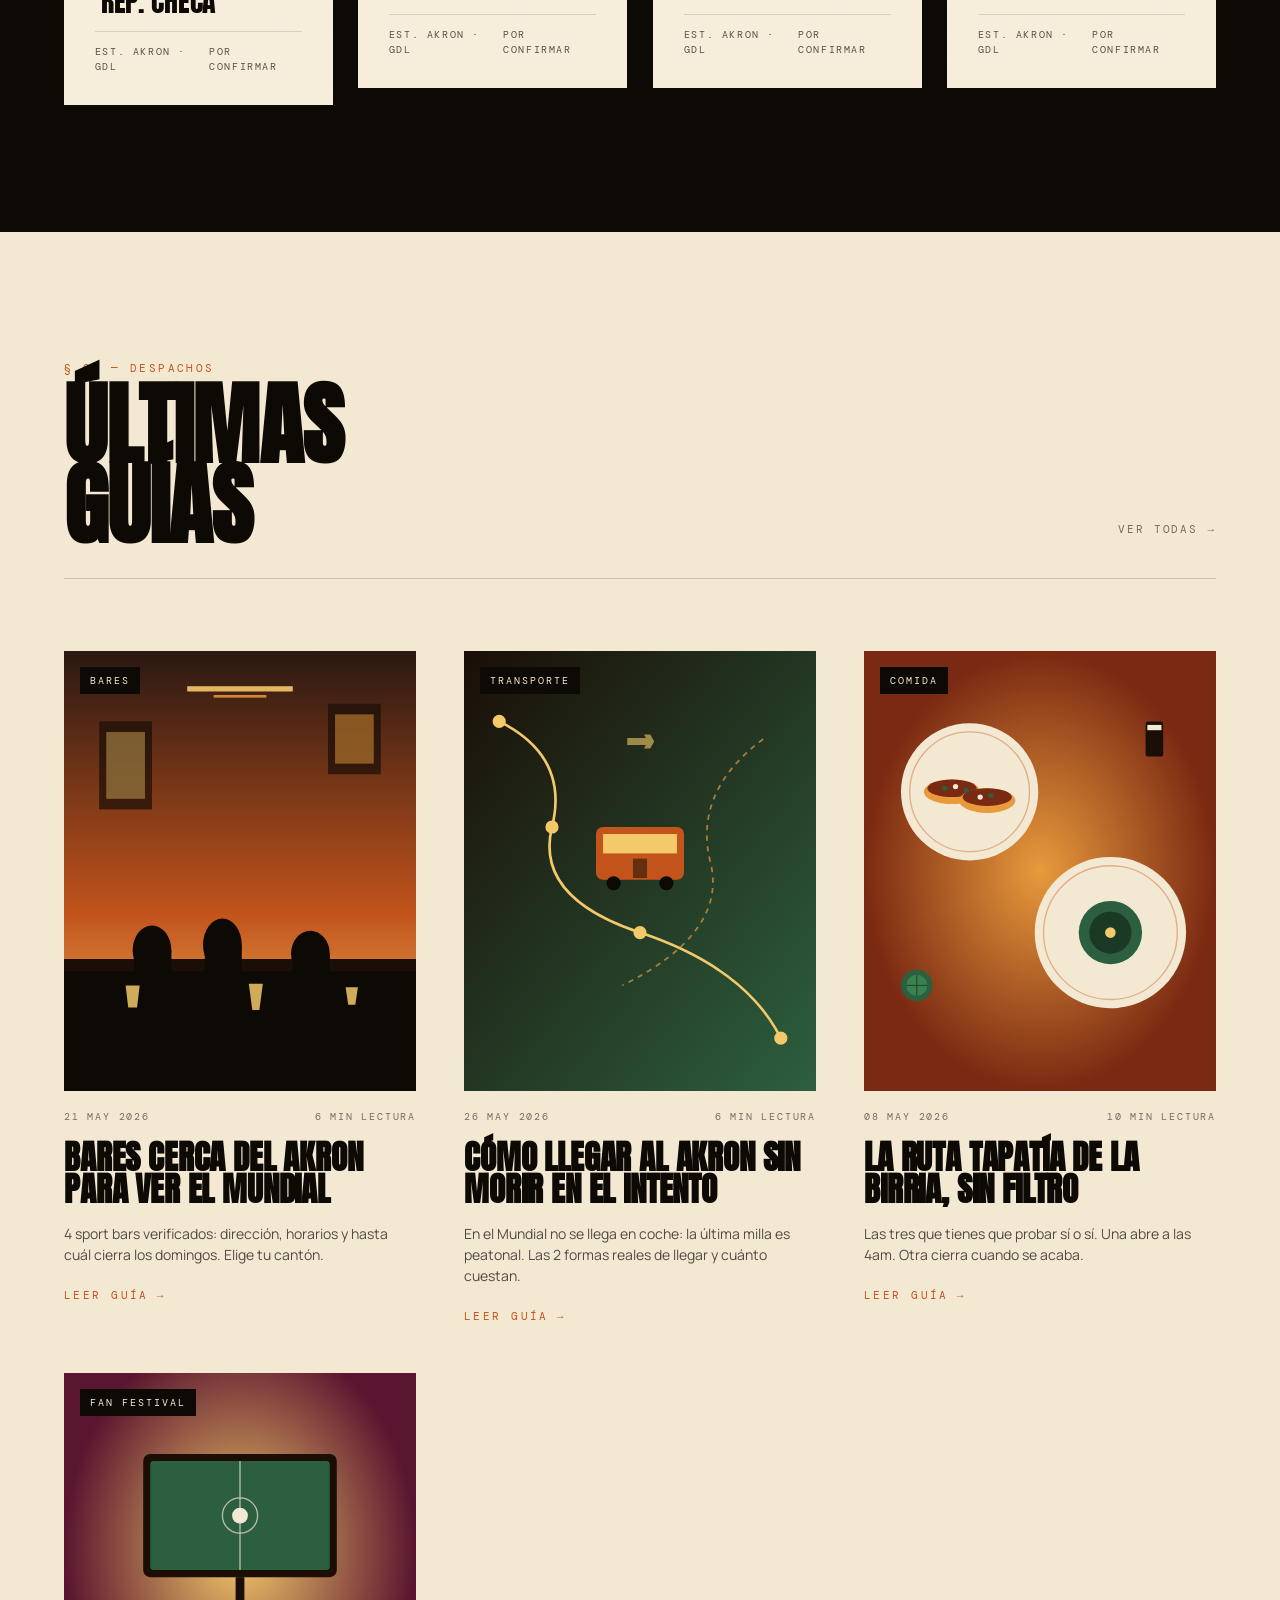
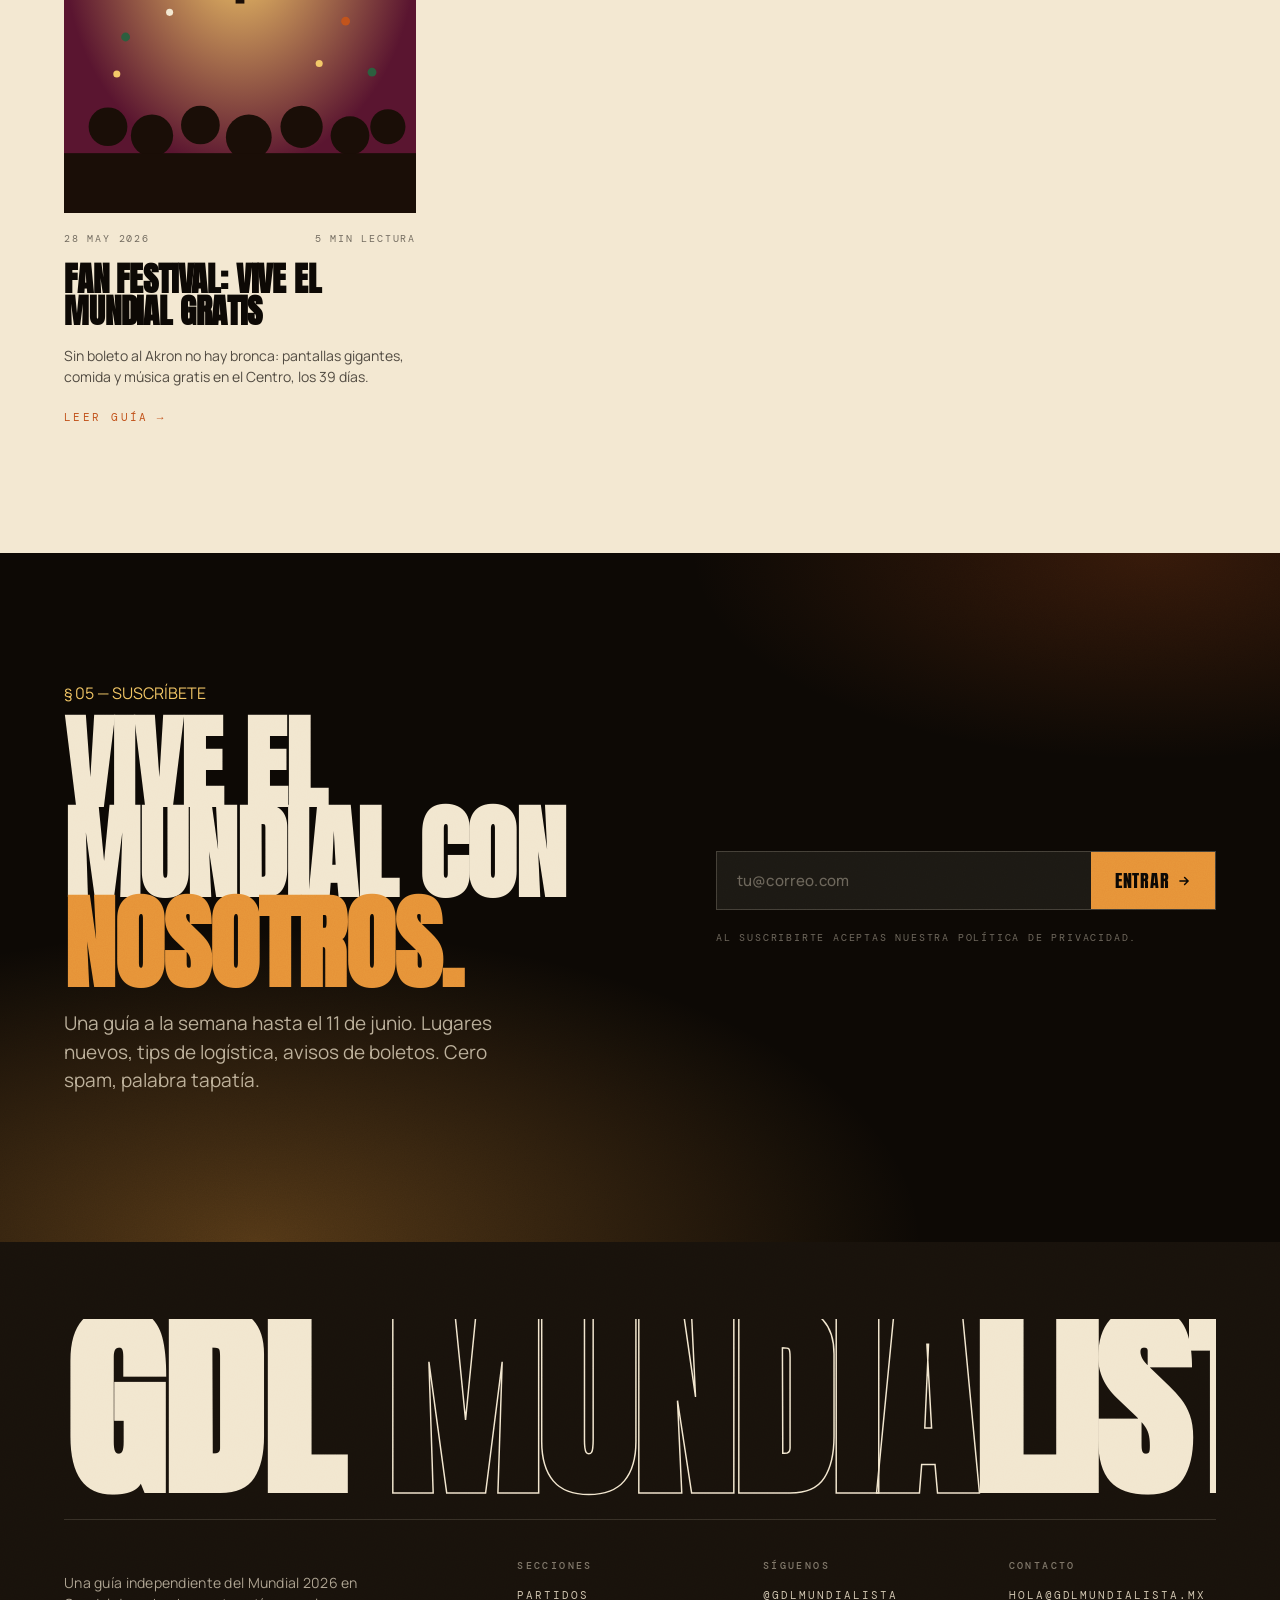
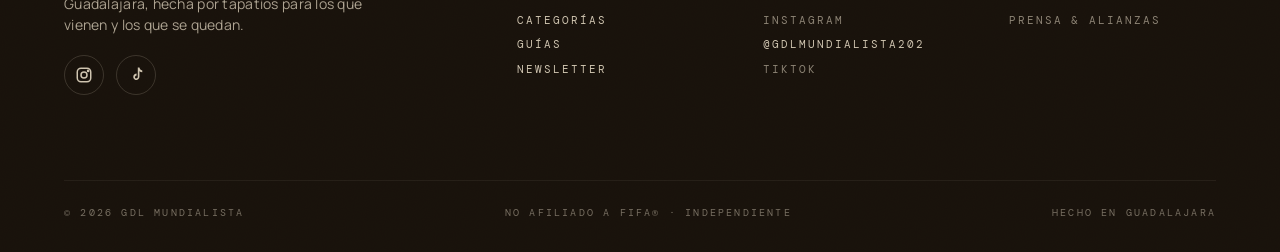
<file: index (3).html>
<!DOCTYPE html>
<html lang="es">
<head>
<meta charset="UTF-8" />
<meta name="viewport" content="width=device-width, initial-scale=1.0" />
<title>GDL Mundialista — Tu guía completa del Mundial 2026 en Guadalajara</title>

<!-- SEO -->
<meta name="description" content="Guía independiente del Mundial 2026 en Guadalajara: los 4 partidos en el Estadio Akron, dónde verlos en bares, dónde dormir, qué comer y cómo moverte. Hecha por tapatíos." />
<meta name="keywords" content="Mundial 2026 Guadalajara, Estadio Akron, partidos Akron, México Mundial 2026, guía Guadalajara Mundial, dónde ver el Mundial GDL" />
<meta name="author" content="GDL Mundialista" />
<meta name="robots" content="index, follow" />
<meta name="theme-color" content="#1a0e07" />

<!-- Open Graph -->
<meta property="og:type" content="website" />
<meta property="og:locale" content="es_MX" />
<meta property="og:site_name" content="GDL Mundialista" />
<meta property="og:title" content="GDL Mundialista — Guía del Mundial 2026 en Guadalajara" />
<meta property="og:description" content="Los 4 partidos en el Akron, bares, hospedaje, comida tapatía y cómo moverte. Tu guía completa del Mundial 2026 en GDL." />

<!-- Twitter -->
<meta name="twitter:card" content="summary_large_image" />
<meta name="twitter:title" content="GDL Mundialista — Guía del Mundial 2026 en Guadalajara" />
<meta name="twitter:description" content="Los 4 partidos en el Akron, bares, hospedaje, comida y transporte. Tu guía del Mundial 2026 en GDL." />

<!-- Favicon (emoji inline, sin archivo extra) -->
<link rel="icon" href="data:image/svg+xml,<svg xmlns='http://www.w3.org/2000/svg' viewBox='0 0 100 100'><text y='.9em' font-size='90'>⚽</text></svg>" />

<link rel="preconnect" href="https://fonts.googleapis.com">
<link rel="preconnect" href="https://fonts.gstatic.com" crossorigin>
<link href="https://fonts.googleapis.com/css2?family=Anton&family=Manrope:wght@300;400;500;600;700;800&family=DM+Mono:wght@400;500&display=swap" rel="stylesheet">

<link rel="stylesheet" href="styles.css">
</head>
<body>

<div class="page p-amber d-balanced">

  <!-- ============================ HERO ============================ -->
  <header class="hero grain">
    <div class="hero-sky"></div>
    <div class="hero-stadium">
      <svg viewBox="0 0 1600 240" preserveAspectRatio="none" aria-hidden="true">
        <defs>
          <linearGradient id="stad-grad" x1="0" y1="0" x2="0" y2="1">
            <stop offset="0%" stop-color="#1a0e07" stop-opacity="0.95" />
            <stop offset="100%" stop-color="#000" stop-opacity="1" />
          </linearGradient>
          <linearGradient id="hill-grad" x1="0" y1="0" x2="0" y2="1">
            <stop offset="0%" stop-color="#3a1d0e" stop-opacity="0.7" />
            <stop offset="100%" stop-color="#1a0e07" stop-opacity="0.9" />
          </linearGradient>
        </defs>
        <path d="M0,180 Q200,140 380,165 T720,150 T1080,160 T1400,140 L1600,155 L1600,240 L0,240 Z" fill="url(#hill-grad)" />
        <g fill="url(#stad-grad)" opacity="0.9">
          <rect x="120" y="120" width="18" height="80" />
          <polygon points="120,120 129,90 138,120" />
          <rect x="148" y="125" width="18" height="75" />
          <polygon points="148,125 157,98 166,125" />
          <rect x="105" y="155" width="78" height="45" />
          <line x1="129" y1="80" x2="129" y2="90" stroke="#3a1d0e" stroke-width="1.5" />
          <line x1="157" y1="88" x2="157" y2="98" stroke="#3a1d0e" stroke-width="1.5" />
        </g>
        <g fill="url(#stad-grad)" opacity="0.85">
          <rect x="280" y="160" width="100" height="40" />
          <ellipse cx="330" cy="160" rx="30" ry="20" />
        </g>
        <g fill="url(#stad-grad)">
          <path d="M520,210 L520,180 Q520,170 540,168 L1080,168 Q1100,170 1100,180 L1100,210 Z" />
          <path d="M540,170 Q620,90 810,75 Q1000,90 1080,170 L1080,180 Q1000,110 810,98 Q620,110 540,180 Z" />
          <rect x="510" y="120" width="3" height="80" />
          <circle cx="511.5" cy="115" r="4" />
          <rect x="1107" y="120" width="3" height="80" />
          <circle cx="1108.5" cy="115" r="4" />
        </g>
        <g fill="url(#stad-grad)" opacity="0.9">
          <rect x="1180" y="150" width="22" height="60" />
          <rect x="1210" y="135" width="28" height="75" />
          <rect x="1246" y="155" width="20" height="55" />
          <rect x="1275" y="115" width="32" height="95" />
          <rect x="1315" y="140" width="24" height="70" />
          <rect x="1345" y="150" width="36" height="60" />
          <rect x="1390" y="125" width="22" height="85" />
          <rect x="1420" y="155" width="30" height="55" />
          <rect x="1458" y="138" width="20" height="72" />
          <rect x="1485" y="160" width="60" height="50" />
          <rect x="1552" y="145" width="20" height="65" />
          <line x1="1286" y1="115" x2="1286" y2="95" stroke="#1a0e07" stroke-width="1.5" />
        </g>
        <rect x="0" y="208" width="1600" height="32" fill="#000" />
      </svg>
    </div>

    <nav class="nav">
      <span><b>GDL</b> Mundialista <span class="dot"></span></span>
      <span>GUÍA · 2026</span>
    </nav>

    <div class="hero-content">
      <div class="hero-meta">
        <span>GUADALAJARA · MÉXICO</span>
        <span>VOL. 01 — MUNDIAL ’26</span>
        <span>EST. 2026</span>
      </div>

      <div class="reveal">
        <h1 class="display hero-title">
          <span class="row">GDL</span>
          <span class="row"><span class="accent">MUNDIA</span>LISTA</span>
        </h1>
      </div>

      <div class="reveal reveal-d2">
        <p class="hero-tagline">
          Tu guía completa del Mundial 2026 en Guadalajara.<br/>
          Hecha por y para los que lo van a vivir.
        </p>
      </div>

      <div class="hero-bottom">
        <div class="reveal reveal-d3">
          <div class="clock-eyebrow">
            <span class="pulse"></span>
            <span>Faltan para el primer partido en el Akron · 11 JUN 2026</span>
          </div>
        </div>
        <div class="reveal reveal-d4">
          <div class="clock" id="clock">
            <div class="clock-unit" style="flex:3 1 0">
              <div class="clock-digits" data-unit="days" data-width="3"></div>
              <div class="clock-label">Días</div>
            </div>
            <div class="clock-unit" style="flex:2 1 0">
              <div class="clock-digits" data-unit="hours" data-width="2"></div>
              <div class="clock-label">Horas</div>
            </div>
            <div class="clock-unit" style="flex:2 1 0">
              <div class="clock-digits" data-unit="minutes" data-width="2"></div>
              <div class="clock-label">Min</div>
            </div>
            <div class="clock-unit" style="flex:2 1 0">
              <div class="clock-digits" data-unit="seconds" data-width="2"></div>
              <div class="clock-label">Seg</div>
            </div>
          </div>
        </div>
      </div>
    </div>
  </header>

  <!-- ============================ CATEGORÍAS ============================ -->
  <section class="section" id="categorias">
    <div class="wrap">
      <div class="reveal">
        <header class="sec-header">
          <div>
            <div class="sec-num">§ 02 — ÍNDICE</div>
            <h2>Qué<br/>encontrarás<br/>aquí</h2>
          </div>
          <div class="meta">SEIS CATEGORÍAS · UNA CIUDAD</div>
        </header>
      </div>

      <div class="cat-grid">
        <div class="reveal reveal-d1 cat-card">
          <div class="cat-num">01</div>
          <div class="cat-icon">
            <svg viewBox="0 0 80 80" fill="none">
              <ellipse cx="40" cy="48" rx="32" ry="14" stroke="var(--ink)" stroke-width="2.5"/>
              <ellipse cx="40" cy="48" rx="18" ry="7" fill="var(--sun-3)" opacity="0.85"/>
              <path d="M8 48 Q40 18 72 48" stroke="var(--ink)" stroke-width="2.5" fill="none" stroke-linecap="round"/>
              <line x1="40" y1="41" x2="40" y2="55" stroke="var(--ink)" stroke-width="1.5"/>
              <circle cx="40" cy="48" r="3" fill="var(--ink)"/>
            </svg>
          </div>
          <h3 class="cat-title">Partidos del Akron</h3>
          <p class="cat-desc">Las 4 fechas confirmadas, dónde verlas, cómo conseguir boletos sin morir en la reventa.</p>
        </div>

        <div class="reveal reveal-d2 cat-card">
          <div class="cat-num">02</div>
          <div class="cat-icon">
            <svg viewBox="0 0 80 80" fill="none">
              <path d="M20 16 L60 16 L46 36 L46 56 L52 60 L52 64 L28 64 L28 60 L34 56 L34 36 Z" stroke="var(--ink)" stroke-width="2.5" stroke-linejoin="round"/>
              <path d="M26 24 L54 24 L48 32 L32 32 Z" fill="var(--sun-3)"/>
              <circle cx="40" cy="46" r="2.5" fill="var(--sun-3)"/>
              <line x1="22" y1="68" x2="58" y2="68" stroke="var(--ink)" stroke-width="2.5" stroke-linecap="round"/>
            </svg>
          </div>
          <h3 class="cat-title">Bares para ver</h3>
          <p class="cat-desc">Desde pantallas gigantes hasta cantinas. Los lugares donde el ambiente va a estar nuclear.</p>
        </div>

        <div class="reveal reveal-d3 cat-card">
          <div class="cat-num">03</div>
          <div class="cat-icon">
            <svg viewBox="0 0 80 80" fill="none">
              <path d="M10 56 L10 26 L18 26 L18 40 L62 40 L62 30 Q62 22 54 22 L34 22 Q26 22 26 30 L26 40" stroke="var(--ink)" stroke-width="2.5" stroke-linejoin="round" stroke-linecap="round" fill="none"/>
              <rect x="10" y="40" width="60" height="14" fill="var(--sun-3)"/>
              <path d="M10 54 L10 64 M70 54 L70 64" stroke="var(--ink)" stroke-width="2.5" stroke-linecap="round"/>
              <circle cx="32" cy="32" r="4" fill="var(--ink)"/>
            </svg>
          </div>
          <h3 class="cat-title">Dónde dormir</h3>
          <p class="cat-desc">Hoteles, hostales, Airbnbs. Lo bueno, lo accesible y lo que vale la pena reservar ya.</p>
        </div>

        <div class="reveal reveal-d4 cat-card">
          <div class="cat-num">04</div>
          <div class="cat-icon">
            <svg viewBox="0 0 80 80" fill="none">
              <path d="M8 56 Q14 22 40 22 Q66 22 72 56 Q66 60 40 60 Q14 60 8 56 Z" stroke="var(--ink)" stroke-width="2.5" stroke-linejoin="round" fill="none"/>
              <path d="M14 54 Q20 32 40 32 Q60 32 66 54 Q60 56 40 56 Q20 56 14 54 Z" fill="var(--sun-3)"/>
              <circle cx="28" cy="46" r="2.5" fill="var(--ink)"/>
              <circle cx="40" cy="42" r="2.5" fill="var(--ink)"/>
              <circle cx="52" cy="46" r="2.5" fill="var(--ink)"/>
              <path d="M22 50 L26 48 M54 48 L58 50" stroke="var(--ink)" stroke-width="1.8" stroke-linecap="round"/>
            </svg>
          </div>
          <h3 class="cat-title">Qué comer</h3>
          <p class="cat-desc">Birria, tortas ahogadas, carne en su jugo. La ruta tapatía que tienes que recorrer.</p>
        </div>

        <div class="reveal reveal-d5 cat-card">
          <div class="cat-num">05</div>
          <div class="cat-icon">
            <svg viewBox="0 0 80 80" fill="none">
              <rect x="16" y="14" width="48" height="46" rx="6" stroke="var(--ink)" stroke-width="2.5"/>
              <rect x="20" y="20" width="40" height="18" rx="2" fill="var(--sun-3)"/>
              <circle cx="26" cy="52" r="4" fill="var(--ink)"/>
              <circle cx="54" cy="52" r="4" fill="var(--ink)"/>
              <line x1="40" y1="42" x2="40" y2="50" stroke="var(--ink)" stroke-width="2"/>
              <line x1="14" y1="64" x2="22" y2="68" stroke="var(--ink)" stroke-width="2.5" stroke-linecap="round"/>
              <line x1="66" y1="64" x2="58" y2="68" stroke="var(--ink)" stroke-width="2.5" stroke-linecap="round"/>
            </svg>
          </div>
          <h3 class="cat-title">Cómo moverte</h3>
          <p class="cat-desc">Mi Macro, Mi Tren, taxis, apps. La forma menos dolorosa de llegar al estadio en día de partido.</p>
        </div>

        <div class="reveal reveal-d6 cat-card">
          <div class="cat-num">06</div>
          <div class="cat-icon">
            <svg viewBox="0 0 80 80" fill="none">
              <circle cx="40" cy="40" r="28" stroke="var(--ink)" stroke-width="2.5"/>
              <path d="M40 20 L46 40 L40 60 L34 40 Z" fill="var(--sun-3)"/>
              <path d="M40 20 L34 40 L40 60" stroke="var(--ink)" stroke-width="2" fill="none" stroke-linejoin="round"/>
              <circle cx="40" cy="40" r="3" fill="var(--ink)"/>
              <line x1="40" y1="8" x2="40" y2="14" stroke="var(--ink)" stroke-width="2.5" stroke-linecap="round"/>
              <line x1="40" y1="66" x2="40" y2="72" stroke="var(--ink)" stroke-width="2.5" stroke-linecap="round"/>
            </svg>
          </div>
          <h3 class="cat-title">Cosas que hacer</h3>
          <p class="cat-desc">Centro, Tlaquepaque, Tequila, los miradores. Para los días que no hay futbol.</p>
        </div>
      </div>
    </div>
  </section>

  <!-- ============================ PARTIDOS ============================ -->
  <section class="section section-dark grain" id="partidos">
    <div class="wrap">
      <div class="reveal">
        <header class="sec-header">
          <div>
            <div class="sec-num">§ 03 — CALENDARIO</div>
            <h2>Los 4<br/>partidos<br/>en el Akron</h2>
          </div>
          <div class="meta">11–26 JUN 2026 · GDL</div>
        </header>
      </div>

      <div class="match-grid">

        <!-- Partido 01 -->
        <div class="reveal reveal-d1">
          <article class="match-poster">
            <div class="match-num">
              <span>PARTIDO 01 · APERTURA</span>
              <span>JUE</span>
            </div>
            <span class="match-tag">Fase de grupos</span>
            <div class="match-date">11<span class="small">JUN 2026</span></div>
            <div class="match-shields">
              <div class="shield">
                <svg viewBox="0 0 60 76" fill="none">
                  <defs><clipPath id="s1a"><path d="M3 4 L57 4 L57 42 Q57 60 30 73 Q3 60 3 42 Z"/></clipPath></defs>
                  <g clip-path="url(#s1a)"><rect x="0" y="0" width="60" height="76" fill="#2a2017"/></g>
                  <path d="M3 4 L57 4 L57 42 Q57 60 30 73 Q3 60 3 42 Z" stroke="currentColor" stroke-width="2" fill="none" stroke-linejoin="round"/>
                  <text x="30" y="47" text-anchor="middle" font-family="Anton, sans-serif" font-size="20" fill="#f3c969" letter-spacing="1">KOR</text>
                </svg>
              </div>
              <span class="shield-vs">vs</span>
              <div class="shield">
                <svg viewBox="0 0 60 76" fill="none">
                  <defs><clipPath id="s1b"><path d="M3 4 L57 4 L57 42 Q57 60 30 73 Q3 60 3 42 Z"/></clipPath></defs>
                  <g clip-path="url(#s1b)"><rect x="0" y="0" width="60" height="76" fill="#2a2017"/></g>
                  <path d="M3 4 L57 4 L57 42 Q57 60 30 73 Q3 60 3 42 Z" stroke="currentColor" stroke-width="2" fill="none" stroke-linejoin="round"/>
                  <text x="30" y="47" text-anchor="middle" font-family="Anton, sans-serif" font-size="20" fill="#f3c969" letter-spacing="1">CZE</text>
                </svg>
              </div>
            </div>
            <div class="match-teams">
              <div class="match-team">Corea del Sur</div>
              <div class="match-team">Rep. Checa</div>
            </div>
            <div class="match-line">
              <span>EST. AKRON · GDL</span>
              <span>Por confirmar</span>
            </div>
          </article>
        </div>

        <!-- Partido 02 -->
        <div class="reveal reveal-d2">
          <article class="match-poster">
            <div class="match-num">
              <span>PARTIDO 02</span>
              <span>JUE</span>
            </div>
            <span class="match-tag">Fase de grupos</span>
            <div class="match-date">18<span class="small">JUN 2026</span></div>
            <div class="match-shields">
              <div class="shield">
                <svg viewBox="0 0 60 76" fill="none">
                  <defs><clipPath id="s2a"><path d="M3 4 L57 4 L57 42 Q57 60 30 73 Q3 60 3 42 Z"/></clipPath></defs>
                  <g clip-path="url(#s2a)"><rect x="0" y="0" width="60" height="76" fill="#2a2017"/></g>
                  <path d="M3 4 L57 4 L57 42 Q57 60 30 73 Q3 60 3 42 Z" stroke="currentColor" stroke-width="2" fill="none" stroke-linejoin="round"/>
                  <text x="30" y="47" text-anchor="middle" font-family="Anton, sans-serif" font-size="20" fill="#f3c969" letter-spacing="1">MEX</text>
                </svg>
              </div>
              <span class="shield-vs">vs</span>
              <div class="shield">
                <svg viewBox="0 0 60 76" fill="none">
                  <defs><clipPath id="s2b"><path d="M3 4 L57 4 L57 42 Q57 60 30 73 Q3 60 3 42 Z"/></clipPath></defs>
                  <g clip-path="url(#s2b)"><rect x="0" y="0" width="60" height="76" fill="#2a2017"/></g>
                  <path d="M3 4 L57 4 L57 42 Q57 60 30 73 Q3 60 3 42 Z" stroke="currentColor" stroke-width="2" fill="none" stroke-linejoin="round"/>
                  <text x="30" y="47" text-anchor="middle" font-family="Anton, sans-serif" font-size="20" fill="#f3c969" letter-spacing="1">KOR</text>
                </svg>
              </div>
            </div>
            <div class="match-teams">
              <div class="match-team">México</div>
              <div class="match-team">Corea del Sur</div>
            </div>
            <div class="match-line">
              <span>EST. AKRON · GDL</span>
              <span>Por confirmar</span>
            </div>
          </article>
        </div>

        <!-- Partido 03 -->
        <div class="reveal reveal-d3">
          <article class="match-poster">
            <div class="match-num">
              <span>PARTIDO 03</span>
              <span>MAR</span>
            </div>
            <span class="match-tag">Fase de grupos</span>
            <div class="match-date">23<span class="small">JUN 2026</span></div>
            <div class="match-shields">
              <div class="shield">
                <svg viewBox="0 0 60 76" fill="none">
                  <defs><clipPath id="s3a"><path d="M3 4 L57 4 L57 42 Q57 60 30 73 Q3 60 3 42 Z"/></clipPath></defs>
                  <g clip-path="url(#s3a)"><rect x="0" y="0" width="60" height="76" fill="#2a2017"/></g>
                  <path d="M3 4 L57 4 L57 42 Q57 60 30 73 Q3 60 3 42 Z" stroke="currentColor" stroke-width="2" fill="none" stroke-linejoin="round"/>
                  <text x="30" y="47" text-anchor="middle" font-family="Anton, sans-serif" font-size="20" fill="#f3c969" letter-spacing="1">COL</text>
                </svg>
              </div>
              <span class="shield-vs">vs</span>
              <div class="shield">
                <svg viewBox="0 0 60 76" fill="none">
                  <defs><clipPath id="s3b"><path d="M3 4 L57 4 L57 42 Q57 60 30 73 Q3 60 3 42 Z"/></clipPath></defs>
                  <g clip-path="url(#s3b)"><rect x="0" y="0" width="60" height="76" fill="#2a2017"/></g>
                  <path d="M3 4 L57 4 L57 42 Q57 60 30 73 Q3 60 3 42 Z" stroke="currentColor" stroke-width="2" fill="none" stroke-linejoin="round"/>
                  <text x="30" y="47" text-anchor="middle" font-family="Anton, sans-serif" font-size="20" fill="#f3c969" letter-spacing="1">COD</text>
                </svg>
              </div>
            </div>
            <div class="match-teams">
              <div class="match-team">Colombia</div>
              <div class="match-team">R.D. del Congo</div>
            </div>
            <div class="match-line">
              <span>EST. AKRON · GDL</span>
              <span>Por confirmar</span>
            </div>
          </article>
        </div>

        <!-- Partido 04 (por confirmar) -->
        <div class="reveal reveal-d4">
          <article class="match-poster">
            <div class="match-num">
              <span>PARTIDO 04</span>
              <span>VIE</span>
            </div>
            <span class="match-tag">Fase de grupos</span>
            <div class="match-date">26<span class="small">JUN 2026</span></div>
            <div class="match-shields">
              <div class="shield">
                <svg viewBox="0 0 60 76" fill="none">
                  <defs><clipPath id="s4a"><path d="M3 4 L57 4 L57 42 Q57 60 30 73 Q3 60 3 42 Z"/></clipPath></defs>
                  <g clip-path="url(#s4a)">
                    <rect x="0" y="0" width="60" height="76" fill="#2a2017"/>
                  </g>
                  <path d="M3 4 L57 4 L57 42 Q57 60 30 73 Q3 60 3 42 Z" stroke="currentColor" stroke-width="2" fill="none" stroke-linejoin="round"/>
                  <text x="30" y="46" text-anchor="middle" font-family="Anton, sans-serif" font-size="20" fill="#f3c969" letter-spacing="1">URU</text>
                </svg>
              </div>
              <span class="shield-vs">vs</span>
              <div class="shield">
                <svg viewBox="0 0 60 76" fill="none">
                  <defs><clipPath id="s4b"><path d="M3 4 L57 4 L57 42 Q57 60 30 73 Q3 60 3 42 Z"/></clipPath></defs>
                  <g clip-path="url(#s4b)">
                    <rect x="0" y="0" width="60" height="76" fill="#2a2017"/>
                  </g>
                  <path d="M3 4 L57 4 L57 42 Q57 60 30 73 Q3 60 3 42 Z" stroke="currentColor" stroke-width="2" fill="none" stroke-linejoin="round"/>
                  <text x="30" y="46" text-anchor="middle" font-family="Anton, sans-serif" font-size="20" fill="#f3c969" letter-spacing="1">ESP</text>
                </svg>
              </div>
            </div>
            <div class="match-teams">
              <div class="match-team">Uruguay</div>
              <div class="match-team">España</div>
            </div>
            <div class="match-line">
              <span>EST. AKRON · GDL</span>
              <span>Por confirmar</span>
            </div>
          </article>
        </div>

      </div>
    </div>
  </section>

  <!-- ============================ GUÍAS ============================ -->
  <section class="section" id="guias">
    <div class="wrap">
      <div class="reveal">
        <header class="sec-header">
          <div>
            <div class="sec-num">§ 04 — DESPACHOS</div>
            <h2>Últimas<br/>guías</h2>
          </div>
          <div class="meta">VER TODAS →</div>
        </header>
      </div>

      <div class="guides-grid">

        <a class="reveal reveal-d1 guide" href="bares.html">
          <div class="guide-cover">
            <span class="guide-cat">Bares</span>
            <svg viewBox="0 0 400 500" preserveAspectRatio="xMidYMid slice">
              <defs>
                <linearGradient id="gc1" x1="0" y1="0" x2="0" y2="1">
                  <stop offset="0%" stop-color="#2a1812"/>
                  <stop offset="60%" stop-color="#c2541c"/>
                  <stop offset="100%" stop-color="#f3c969"/>
                </linearGradient>
              </defs>
              <rect width="400" height="500" fill="url(#gc1)"/>
              <rect x="40" y="80" width="60" height="100" fill="#1a0e07" opacity="0.7"/>
              <rect x="48" y="92" width="44" height="76" fill="#f3c969" opacity="0.4"/>
              <rect x="300" y="60" width="60" height="80" fill="#1a0e07" opacity="0.7"/>
              <rect x="308" y="72" width="44" height="56" fill="#e89a3c" opacity="0.5"/>
              <rect x="0" y="360" width="400" height="140" fill="#0d0905"/>
              <rect x="0" y="350" width="400" height="14" fill="#1a0e07"/>
              <g fill="#0d0905">
                <ellipse cx="100" cy="340" rx="22" ry="28"/>
                <rect x="80" y="340" width="42" height="30"/>
                <ellipse cx="180" cy="334" rx="22" ry="30"/>
                <rect x="160" y="334" width="42" height="40"/>
                <ellipse cx="280" cy="344" rx="22" ry="26"/>
                <rect x="260" y="344" width="42" height="28"/>
              </g>
              <g fill="#f3c969" opacity="0.85">
                <path d="M70 380 L86 380 L83 405 L73 405 Z"/>
                <path d="M210 378 L226 378 L222 408 L214 408 Z"/>
                <path d="M320 382 L334 382 L331 402 L323 402 Z"/>
              </g>
              <rect x="140" y="40" width="120" height="6" fill="#f3c969" opacity="0.9"/>
              <rect x="170" y="50" width="60" height="3" fill="#e89a3c" opacity="0.85"/>
            </svg>
          </div>
          <div class="guide-meta">
            <span>21 MAY 2026</span>
            <span>6 MIN LECTURA</span>
          </div>
          <h3 class="guide-title">Bares cerca del Akron para ver el Mundial</h3>
          <p class="guide-snip">4 sport bars verificados: dirección, horarios y hasta cuál cierra los domingos. Elige tu cantón.</p>
          <span class="guide-read">Leer guía</span>
        </a>

        <a class="reveal reveal-d2 guide" href="transporte.html">
          <div class="guide-cover">
            <span class="guide-cat">Transporte</span>
            <svg viewBox="0 0 400 500" preserveAspectRatio="xMidYMid slice">
              <defs>
                <linearGradient id="gc2" x1="0" y1="0" x2="1" y2="1">
                  <stop offset="0%" stop-color="#1a0e07"/>
                  <stop offset="100%" stop-color="#2c5f3f"/>
                </linearGradient>
              </defs>
              <rect width="400" height="500" fill="url(#gc2)"/>
              <g stroke="#f3c969" stroke-width="3" fill="none" stroke-linecap="round">
                <path d="M40 80 Q120 120 100 200 Q80 280 200 320 Q320 360 360 440"/>
                <circle cx="40" cy="80" r="6" fill="#f3c969"/>
                <circle cx="100" cy="200" r="6" fill="#f3c969"/>
                <circle cx="200" cy="320" r="6" fill="#f3c969"/>
                <circle cx="360" cy="440" r="6" fill="#f3c969"/>
              </g>
              <g stroke="#e89a3c" stroke-width="2" stroke-dasharray="6 6" fill="none" opacity="0.7">
                <path d="M340 100 Q260 160 280 240 Q300 320 180 380"/>
              </g>
              <g transform="translate(150 200)">
                <rect x="0" y="0" width="100" height="60" rx="8" fill="#c2541c"/>
                <rect x="8" y="8" width="84" height="22" fill="#f3c969"/>
                <circle cx="20" cy="64" r="8" fill="#0d0905"/>
                <circle cx="80" cy="64" r="8" fill="#0d0905"/>
                <rect x="42" y="36" width="16" height="22" fill="#0d0905" opacity="0.5"/>
              </g>
              <text x="200" y="120" text-anchor="middle" font-family="Anton, sans-serif" font-size="48" fill="#f3c969" opacity="0.6">→</text>
            </svg>
          </div>
          <div class="guide-meta">
            <span>26 MAY 2026</span>
            <span>6 MIN LECTURA</span>
          </div>
          <h3 class="guide-title">Cómo llegar al Akron sin morir en el intento</h3>
          <p class="guide-snip">En el Mundial no se llega en coche: la última milla es peatonal. Las 2 formas reales de llegar y cuánto cuestan.</p>
          <span class="guide-read">Leer guía</span>
        </a>

        <a class="reveal reveal-d3 guide" href="#">
          <div class="guide-cover">
            <span class="guide-cat">Comida</span>
            <svg viewBox="0 0 400 500" preserveAspectRatio="xMidYMid slice">
              <defs>
                <radialGradient id="gc3" cx="0.5" cy="0.5">
                  <stop offset="0%" stop-color="#e89a3c"/>
                  <stop offset="100%" stop-color="#7a2912"/>
                </radialGradient>
              </defs>
              <rect width="400" height="500" fill="url(#gc3)"/>
              <circle cx="120" cy="160" r="78" fill="#f3e8d2"/>
              <circle cx="120" cy="160" r="68" fill="none" stroke="#c2541c" stroke-width="1.5" opacity="0.4"/>
              <g>
                <ellipse cx="100" cy="160" rx="32" ry="14" fill="#e89a3c"/>
                <ellipse cx="100" cy="156" rx="28" ry="10" fill="#7a2912"/>
                <ellipse cx="140" cy="170" rx="32" ry="14" fill="#e89a3c"/>
                <ellipse cx="140" cy="166" rx="28" ry="10" fill="#7a2912"/>
                <circle cx="92" cy="156" r="3" fill="#2c5f3f"/>
                <circle cx="104" cy="154" r="3" fill="#f3e8d2"/>
                <circle cx="116" cy="158" r="3" fill="#2c5f3f"/>
                <circle cx="132" cy="166" r="3" fill="#f3e8d2"/>
                <circle cx="144" cy="164" r="3" fill="#2c5f3f"/>
              </g>
              <circle cx="280" cy="320" r="86" fill="#f3e8d2"/>
              <circle cx="280" cy="320" r="76" fill="none" stroke="#c2541c" stroke-width="1.5" opacity="0.4"/>
              <g>
                <circle cx="280" cy="320" r="36" fill="#2c5f3f"/>
                <circle cx="280" cy="320" r="24" fill="#1a3a26"/>
                <circle cx="280" cy="320" r="6" fill="#f3c969"/>
              </g>
              <circle cx="60" cy="380" r="18" fill="#2c5f3f"/>
              <circle cx="60" cy="380" r="12" fill="#3a8050"/>
              <line x1="60" y1="368" x2="60" y2="392" stroke="#1a3a26" stroke-width="1"/>
              <line x1="48" y1="380" x2="72" y2="380" stroke="#1a3a26" stroke-width="1"/>
              <rect x="320" y="80" width="20" height="40" rx="3" fill="#1a0e07"/>
              <rect x="322" y="84" width="16" height="6" fill="#f3e8d2"/>
            </svg>
          </div>
          <div class="guide-meta">
            <span>08 MAY 2026</span>
            <span>10 MIN LECTURA</span>
          </div>
          <h3 class="guide-title">La ruta tapatía de la birria, sin filtro</h3>
          <p class="guide-snip">Las tres que tienes que probar sí o sí. Una abre a las 4am. Otra cierra cuando se acaba.</p>
          <span class="guide-read">Leer guía</span>
        </a>

        <a class="reveal reveal-d3 guide" href="fan-fest.html">
          <div class="guide-cover">
            <span class="guide-cat">Fan Festival</span>
            <svg viewBox="0 0 400 500" preserveAspectRatio="xMidYMid slice">
              <defs>
                <radialGradient id="gcff" cx="0.5" cy="0.4">
                  <stop offset="0%" stop-color="#f3c969"/>
                  <stop offset="100%" stop-color="#5a1530"/>
                </radialGradient>
              </defs>
              <rect width="400" height="500" fill="url(#gcff)"/>
              <rect x="90" y="92" width="220" height="140" rx="8" fill="#1a0e07"/>
              <rect x="98" y="100" width="204" height="124" rx="4" fill="#2c5f3f"/>
              <line x1="200" y1="100" x2="200" y2="224" stroke="#f3e8d2" stroke-width="1.5" opacity="0.7"/>
              <circle cx="200" cy="162" r="20" fill="none" stroke="#f3e8d2" stroke-width="1.5" opacity="0.7"/>
              <circle cx="200" cy="162" r="9" fill="#f3e8d2"/>
              <rect x="195" y="232" width="10" height="30" fill="#1a0e07"/>
              <circle cx="70" cy="300" r="5" fill="#2c5f3f"/>
              <circle cx="320" cy="282" r="5" fill="#c2541c"/>
              <circle cx="120" cy="272" r="4" fill="#f3e8d2"/>
              <circle cx="290" cy="330" r="4" fill="#f3c969"/>
              <circle cx="60" cy="342" r="4" fill="#f3c969"/>
              <circle cx="350" cy="340" r="5" fill="#2c5f3f"/>
              <g fill="#1a0e07">
                <circle cx="50" cy="402" r="22"/><circle cx="100" cy="412" r="24"/>
                <circle cx="155" cy="400" r="22"/><circle cx="210" cy="414" r="26"/>
                <circle cx="270" cy="402" r="24"/><circle cx="325" cy="412" r="22"/>
                <circle cx="368" cy="402" r="20"/>
              </g>
              <rect x="0" y="432" width="400" height="70" fill="#1a0e07"/>
            </svg>
          </div>
          <div class="guide-meta">
            <span>28 MAY 2026</span>
            <span>5 MIN LECTURA</span>
          </div>
          <h3 class="guide-title">Fan Festival: vive el Mundial gratis</h3>
          <p class="guide-snip">Sin boleto al Akron no hay bronca: pantallas gigantes, comida y música gratis en el Centro, los 39 días.</p>
          <span class="guide-read">Leer guía</span>
        </a>

      </div>
    </div>
  </section>

  <!-- ============================ NEWSLETTER ============================ -->
  <section class="section newsletter grain" id="newsletter">
    <div class="newsletter-bg"></div>
    <div class="wrap" style="position:relative; z-index:2">
      <div class="newsletter-inner">
        <div class="reveal">
          <div>
            <div class="sec-num" style="color:var(--sun-1); margin-bottom:14px">§ 05 — SUSCRÍBETE</div>
            <h2>Vive el<br/>Mundial con<br/><span class="accent">nosotros.</span></h2>
            <p>Una guía a la semana hasta el 11 de junio. Lugares nuevos, tips de logística, avisos de boletos. Cero spam, palabra tapatía.</p>
          </div>
        </div>

        <div class="reveal reveal-d2">
          <form class="newsletter-form" id="nl-form">
            <div class="input-wrap">
              <input type="email" placeholder="tu@correo.com" required />
              <button type="submit">ENTRAR <svg viewBox="0 0 24 24" width="14" height="14" fill="none" stroke="currentColor" stroke-width="2.5" stroke-linecap="round"><path d="M5 12h14M13 6l6 6-6 6"/></svg></button>
            </div>
            <div class="newsletter-fine" id="nl-fine">AL SUSCRIBIRTE ACEPTAS NUESTRA POLÍTICA DE PRIVACIDAD.</div>
          </form>
        </div>
      </div>
    </div>
  </section>

  <!-- ============================ FOOTER ============================ -->
  <footer class="footer grain">
    <div style="max-width:1320px; margin:0 auto">
      <h2 class="footer-wordmark">GDL <span class="stroke">MUNDIA</span>LISTA</h2>
    </div>
    <div class="footer-grid">
      <div class="footer-col">
        <p class="footer-tag">Una guía independiente del Mundial 2026 en Guadalajara, hecha por tapatíos para los que vienen y los que se quedan.</p>
        <div class="footer-social">
          <a href="https://www.instagram.com/gdlmundialista" aria-label="Instagram" target="_blank" rel="noopener">
            <svg viewBox="0 0 24 24" width="18" height="18" fill="none" stroke="currentColor" stroke-width="2" stroke-linecap="round" stroke-linejoin="round"><rect x="3" y="3" width="18" height="18" rx="5"/><circle cx="12" cy="12" r="4"/><circle cx="17.5" cy="6.5" r="0.8" fill="currentColor"/></svg>
          </a>
          <a href="https://www.tiktok.com/@gdlmundialista202" aria-label="TikTok" target="_blank" rel="noopener">
            <svg viewBox="0 0 24 24" width="18" height="18" fill="currentColor"><path d="M16.6 2c.4 2.2 1.6 3.6 3.8 3.9v2.4c-1.4 0-2.7-.4-3.8-1.2V14c0 4.7-5.1 6.2-7.4 3-1.9-2.7-.2-7 3.6-7v2.6c-.6.1-1.3.4-1.7 1-1.2 1.8 0 3.4 2 2.8 1-.3 1.3-1.2 1.3-2V2h2.2z"/></svg>
          </a>
        </div>
      </div>
      <div class="footer-col">
        <h4>SECCIONES</h4>
        <a href="#partidos">Partidos</a>
        <a href="#categorias">Categorías</a>
        <a href="#guias">Guías</a>
        <a href="#newsletter">Newsletter</a>
      </div>
      <div class="footer-col">
        <h4>SÍGUENOS</h4>
        <a href="https://www.instagram.com/gdlmundialista" target="_blank" rel="noopener">@gdlmundialista</a>
        <span style="opacity:0.55">Instagram</span>
        <a href="https://www.tiktok.com/@gdlmundialista202" target="_blank" rel="noopener">@gdlmundialista202</a>
        <span style="opacity:0.55">TikTok</span>
      </div>
      <div class="footer-col">
        <h4>CONTACTO</h4>
        <a href="mailto:hola@gdlmundialista.mx">hola@gdlmundialista.mx</a>
        <span style="opacity:0.55">Prensa & alianzas</span>
      </div>
    </div>
    <div class="footer-base">
      <span>© 2026 GDL MUNDIALISTA</span>
      <span>NO AFILIADO A FIFA® · INDEPENDIENTE</span>
      <span>HECHO EN GUADALAJARA</span>
    </div>
  </footer>

</div>

<script>
/* ---------- Reveal on scroll ---------- */
(function () {
  var registry = new Set();
  document.querySelectorAll('.reveal').forEach(function (el) { registry.add(el); });
  function check() {
    var trigger = window.innerHeight * 0.9;
    registry.forEach(function (el) {
      var r = el.getBoundingClientRect();
      if (r.top < trigger && r.bottom > 0) { el.classList.add('in'); registry.delete(el); }
    });
  }
  var scheduled = false;
  function schedule() {
    if (scheduled) return;
    scheduled = true;
    requestAnimationFrame(function () { scheduled = false; check(); });
  }
  window.addEventListener('scroll', schedule, { passive: true });
  window.addEventListener('resize', schedule);
  check();
  setTimeout(function () {
    document.querySelectorAll('.reveal').forEach(function (el) { el.classList.add('in'); });
  }, 2500);
})();

/* ---------- Flip clock countdown ---------- */
(function () {
  var TARGET = new Date("2026-06-11T12:00:00-06:00").getTime();
  var containers = Array.prototype.slice.call(document.querySelectorAll('.clock-digits'));

  function remaining() {
    var diff = Math.max(0, TARGET - Date.now());
    var d = Math.floor(diff / 86400000); diff -= d * 86400000;
    var h = Math.floor(diff / 3600000); diff -= h * 3600000;
    var m = Math.floor(diff / 60000); diff -= m * 60000;
    var s = Math.floor(diff / 1000);
    return { days: d, hours: h, minutes: m, seconds: s };
  }

  function ensureDigits(c, width) {
    if (c.children.length === width) return;
    c.innerHTML = '';
    for (var i = 0; i < width; i++) {
      var dd = document.createElement('div');
      dd.className = 'clock-digit';
      dd.appendChild(document.createElement('span'));
      c.appendChild(dd);
    }
  }

  function render() {
    var t = remaining();
    containers.forEach(function (c) {
      var unit = c.getAttribute('data-unit');
      var width = parseInt(c.getAttribute('data-width'), 10);
      ensureDigits(c, width);
      var str = String(Math.max(0, t[unit])).padStart(width, '0');
      for (var i = 0; i < width; i++) {
        var digitBox = c.children[i];
        var span = digitBox.firstChild;
        if (span.textContent !== str[i]) {
          span.textContent = str[i];
          digitBox.classList.add('flip');
          (function (node) { setTimeout(function () { node.classList.remove('flip'); }, 500); })(digitBox);
        }
      }
    });
  }

  render();
  setInterval(render, 1000);
})();

/* ---------- Newsletter (visual, sin backend) ---------- */
(function () {
  var form = document.getElementById('nl-form');
  if (!form) return;
  var input = form.querySelector('input');
  var btn = form.querySelector('button');
  var fine = document.getElementById('nl-fine');
  var defaultBtn = btn.innerHTML;
  form.addEventListener('submit', function (e) {
    e.preventDefault();
    if (input.value.indexOf('@') === -1) return;
    btn.classList.add('is-done');
    btn.innerHTML = '✓ LISTO';
    fine.textContent = 'Nos vemos en tu inbox. Bienvenido al equipo.';
  });
  input.addEventListener('input', function () {
    if (!btn.classList.contains('is-done')) return;
    btn.classList.remove('is-done');
    btn.innerHTML = defaultBtn;
    fine.textContent = 'AL SUSCRIBIRTE ACEPTAS NUESTRA POLÍTICA DE PRIVACIDAD.';
  });
})();
</script>
</body>
</html>
</file>
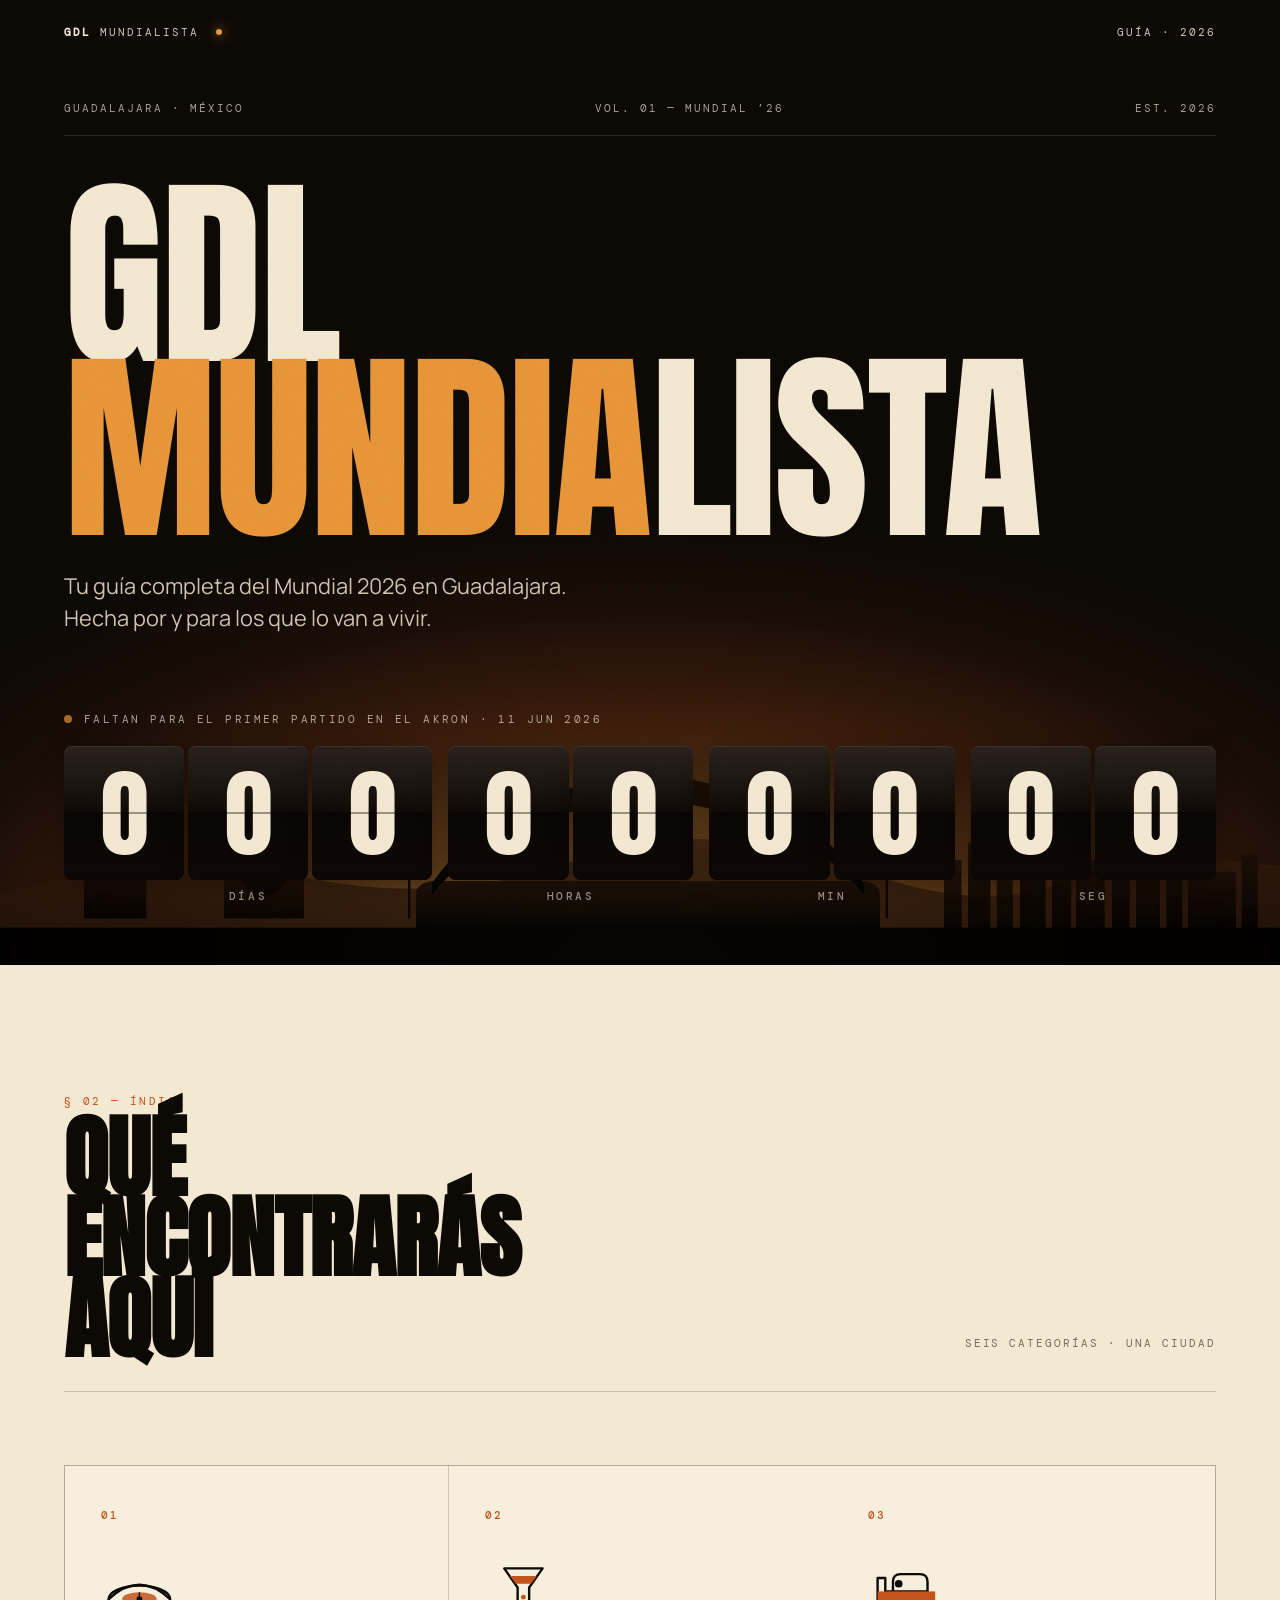
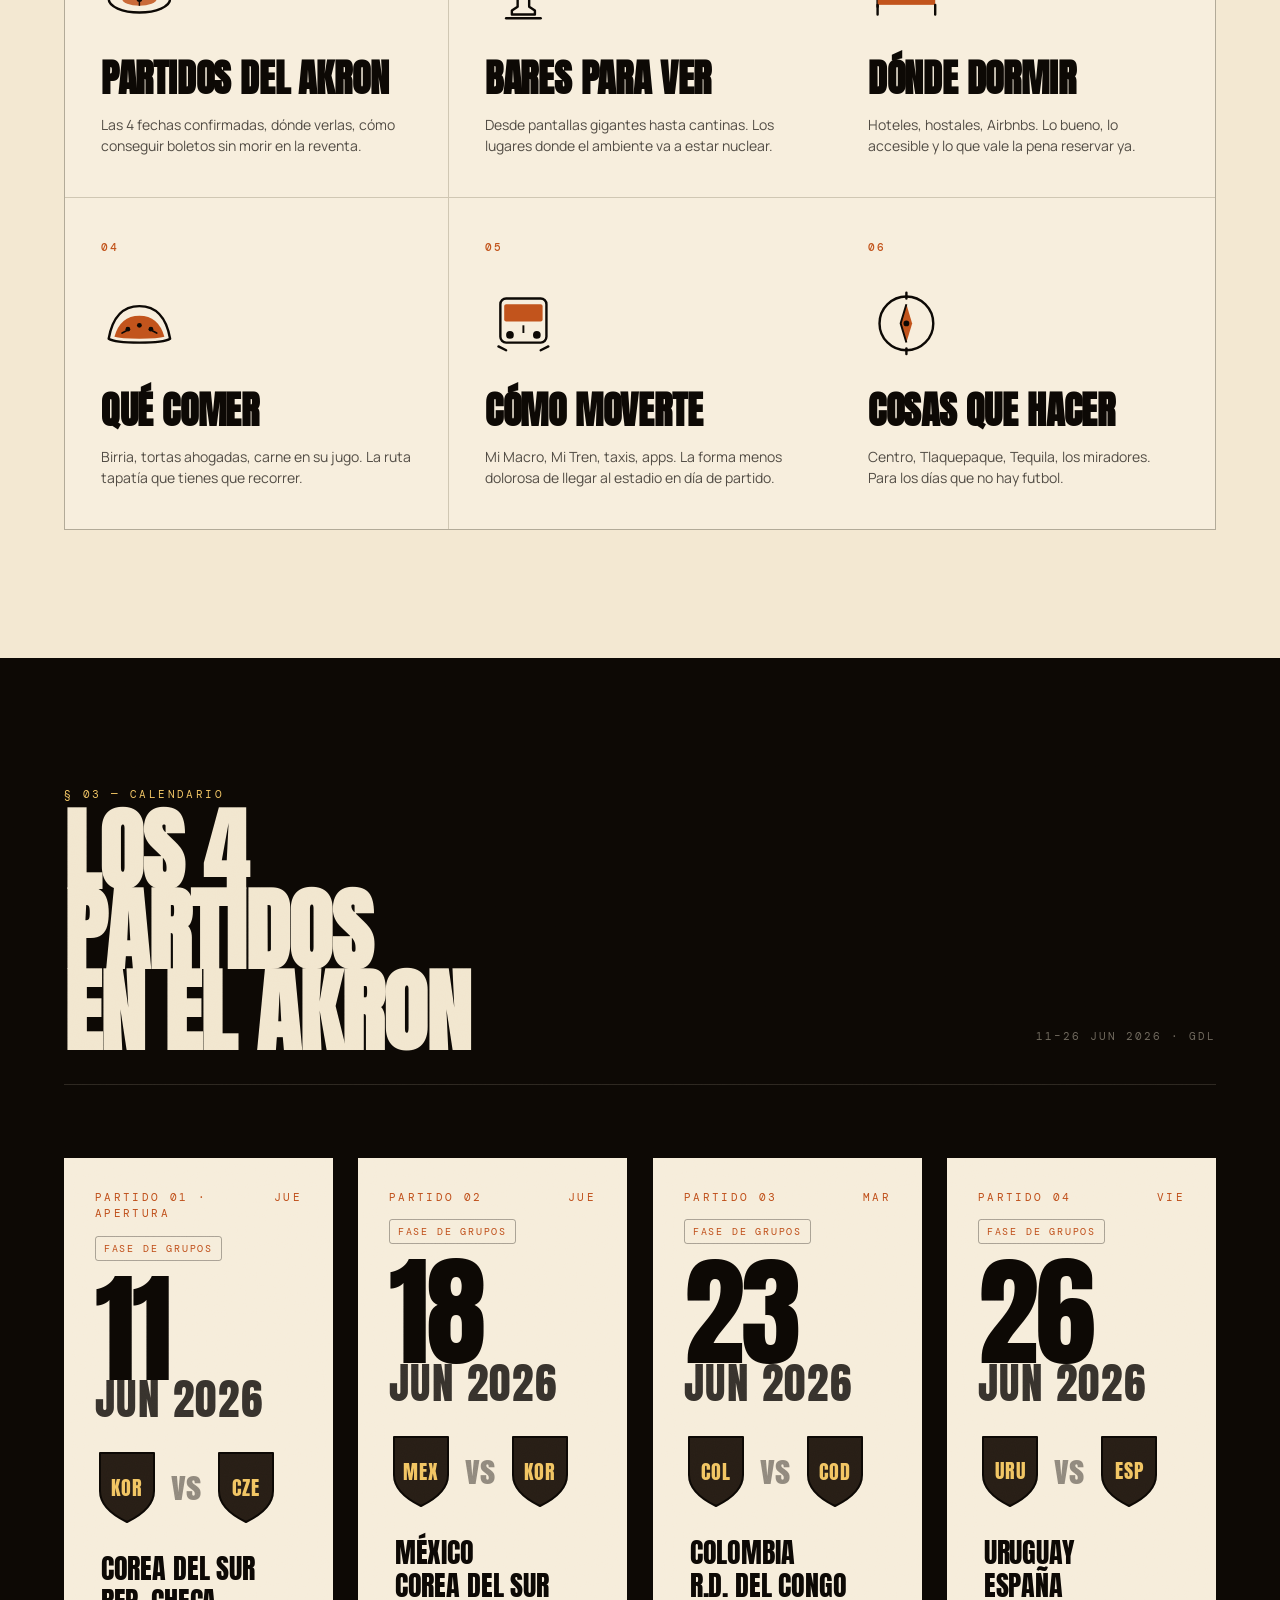
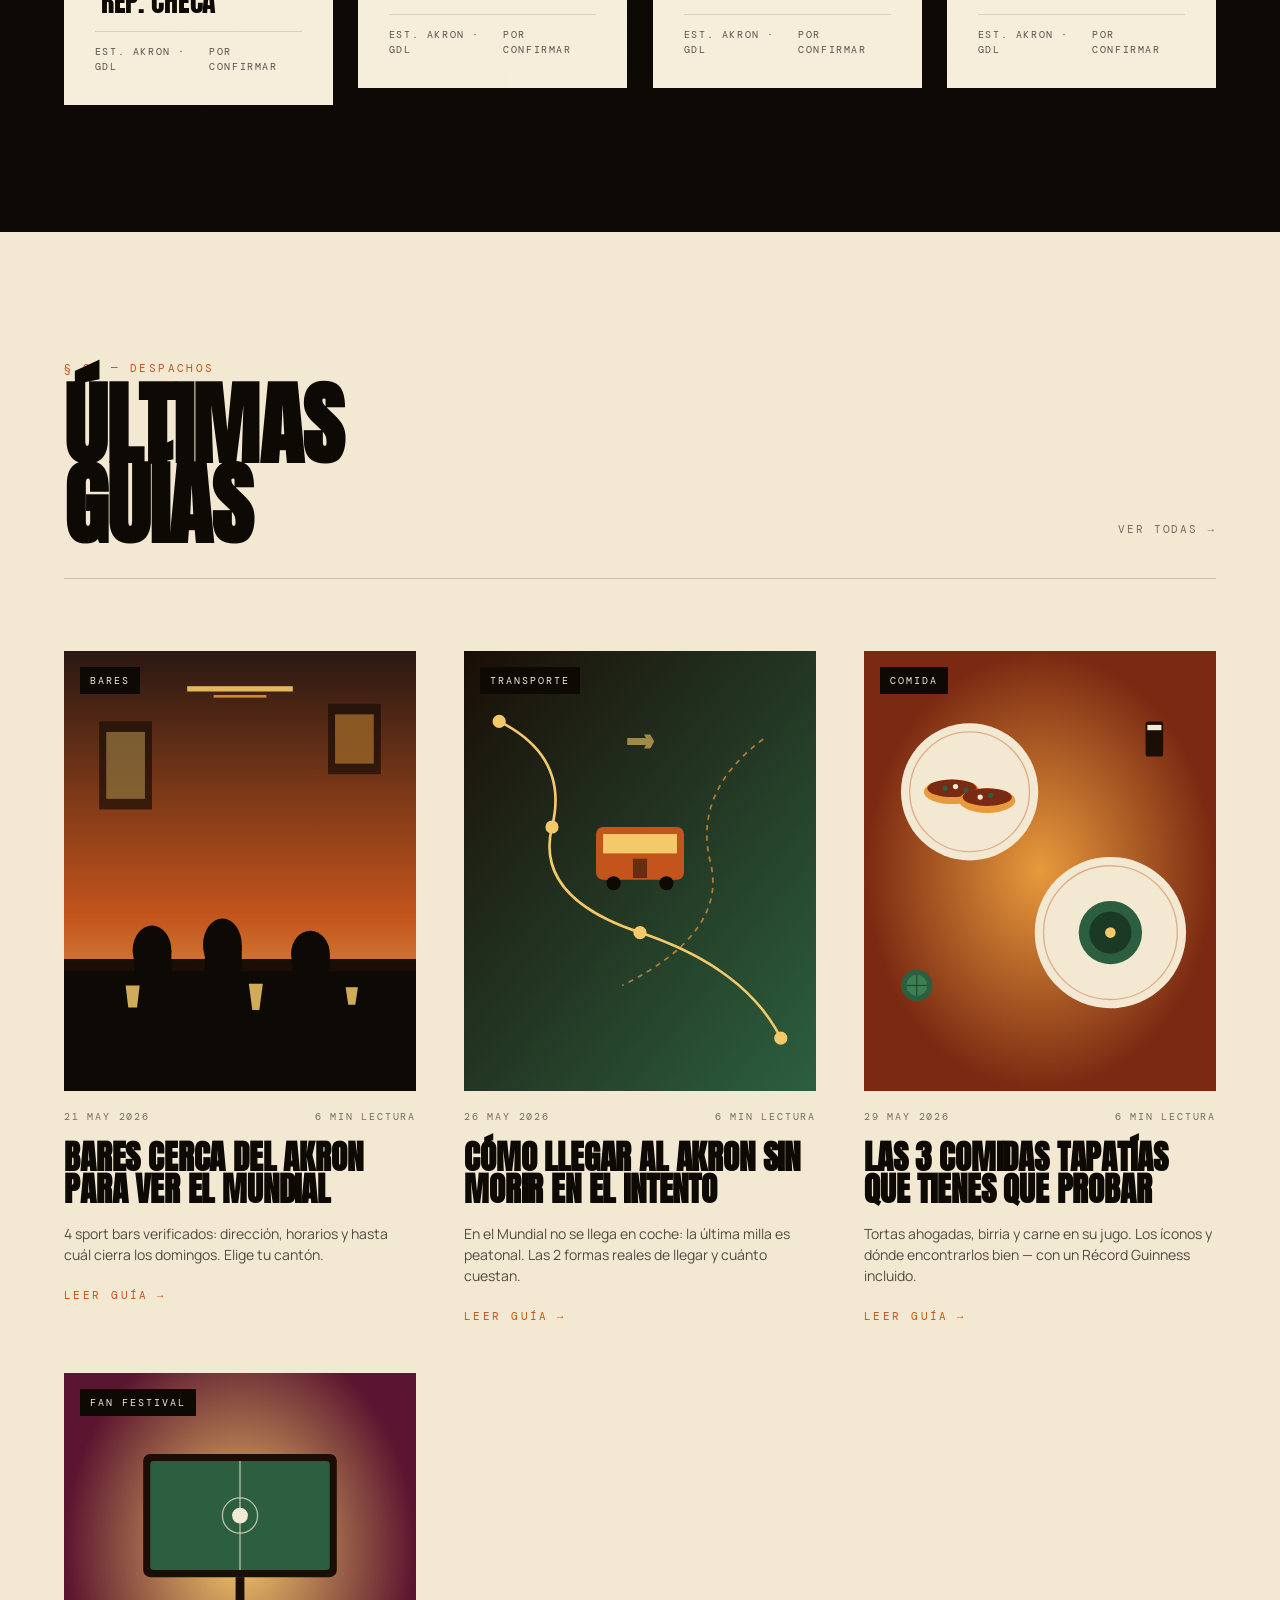
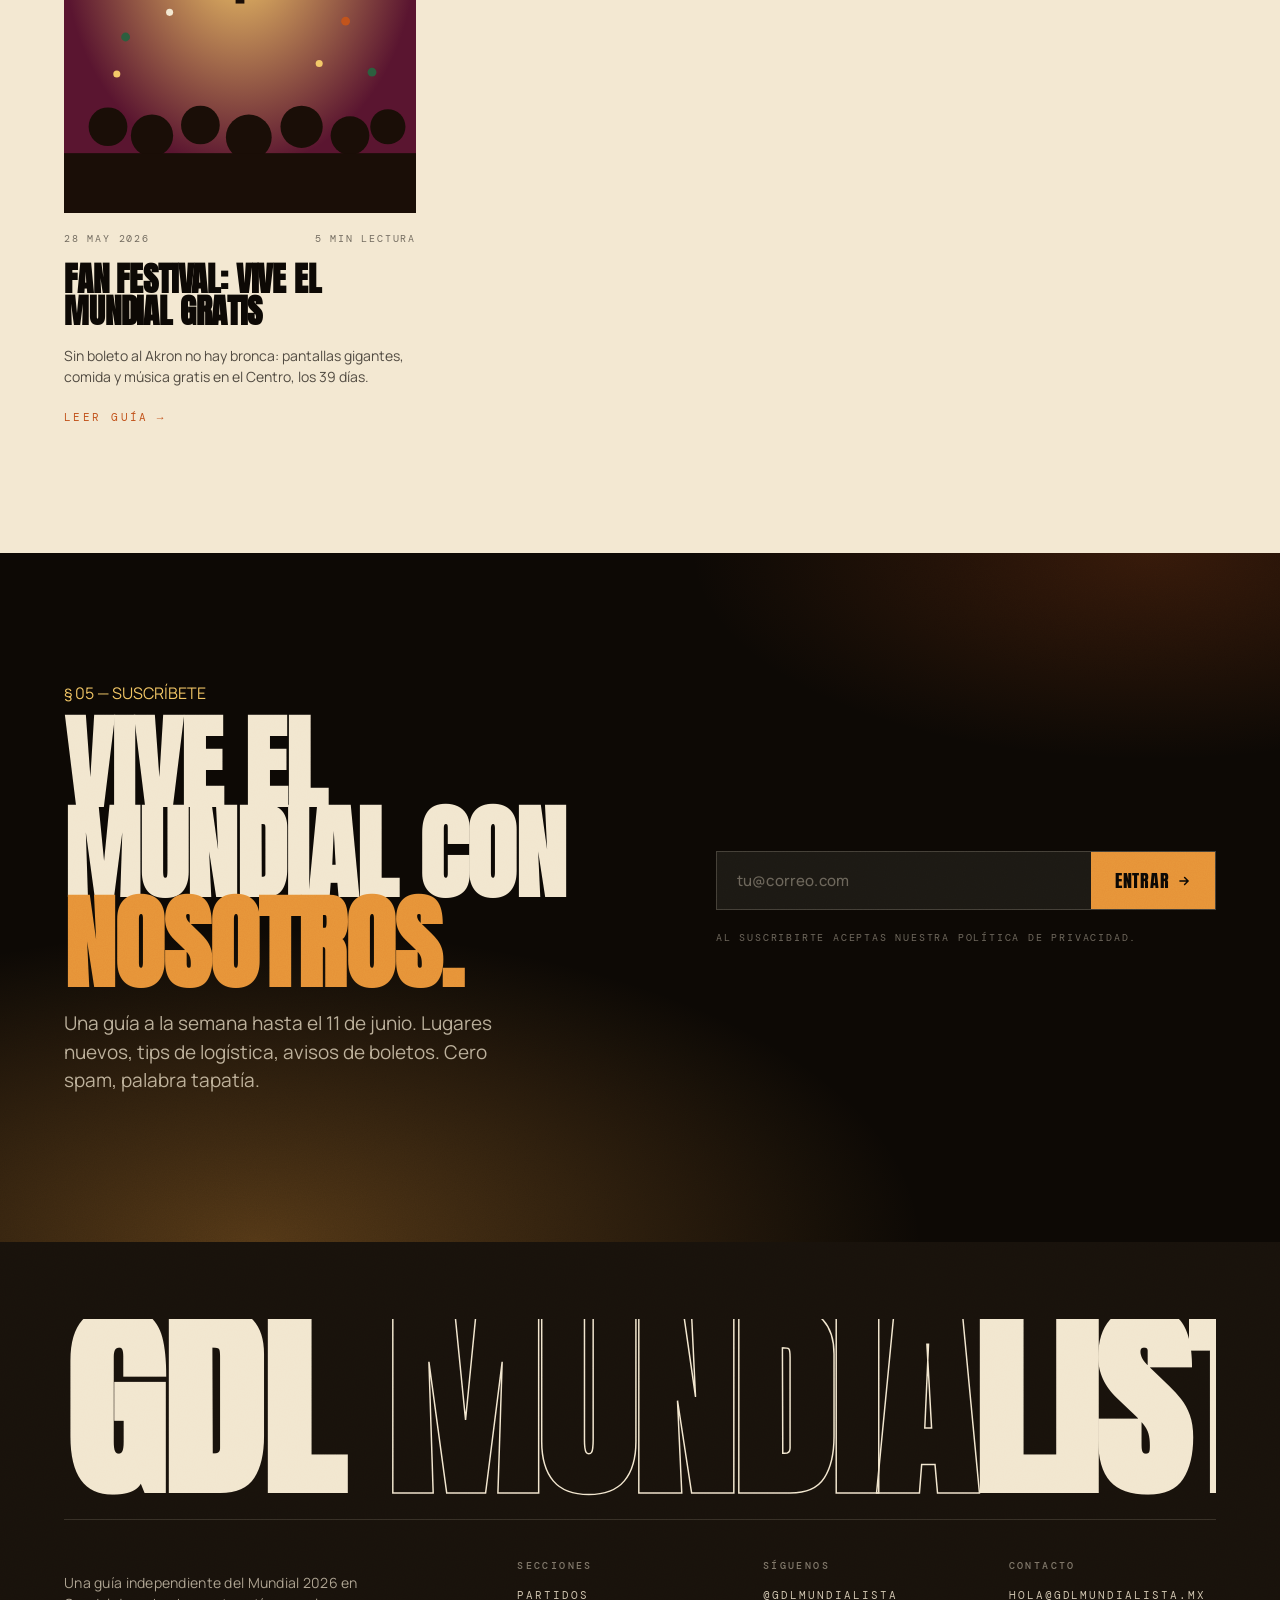
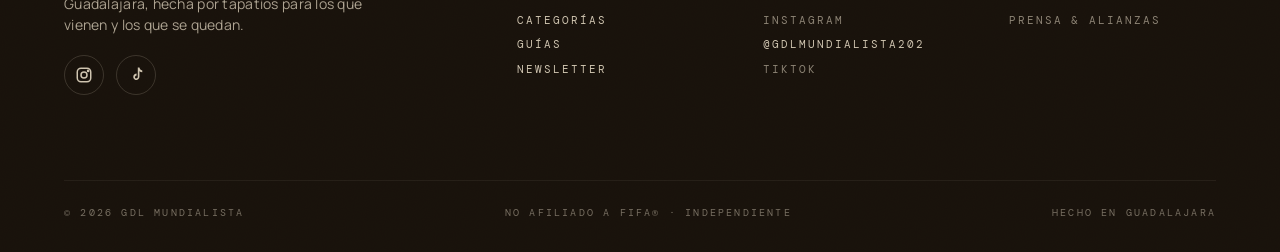
<file: index (4).html>
<!DOCTYPE html>
<html lang="es">
<head>
<meta charset="UTF-8" />
<meta name="viewport" content="width=device-width, initial-scale=1.0" />
<title>GDL Mundialista — Tu guía completa del Mundial 2026 en Guadalajara</title>

<!-- SEO -->
<meta name="description" content="Guía independiente del Mundial 2026 en Guadalajara: los 4 partidos en el Estadio Akron, dónde verlos en bares, dónde dormir, qué comer y cómo moverte. Hecha por tapatíos." />
<meta name="keywords" content="Mundial 2026 Guadalajara, Estadio Akron, partidos Akron, México Mundial 2026, guía Guadalajara Mundial, dónde ver el Mundial GDL" />
<meta name="author" content="GDL Mundialista" />
<meta name="robots" content="index, follow" />
<meta name="theme-color" content="#1a0e07" />

<!-- Open Graph -->
<meta property="og:type" content="website" />
<meta property="og:locale" content="es_MX" />
<meta property="og:site_name" content="GDL Mundialista" />
<meta property="og:title" content="GDL Mundialista — Guía del Mundial 2026 en Guadalajara" />
<meta property="og:description" content="Los 4 partidos en el Akron, bares, hospedaje, comida tapatía y cómo moverte. Tu guía completa del Mundial 2026 en GDL." />

<!-- Twitter -->
<meta name="twitter:card" content="summary_large_image" />
<meta name="twitter:title" content="GDL Mundialista — Guía del Mundial 2026 en Guadalajara" />
<meta name="twitter:description" content="Los 4 partidos en el Akron, bares, hospedaje, comida y transporte. Tu guía del Mundial 2026 en GDL." />

<!-- Favicon (emoji inline, sin archivo extra) -->
<link rel="icon" href="data:image/svg+xml,<svg xmlns='http://www.w3.org/2000/svg' viewBox='0 0 100 100'><text y='.9em' font-size='90'>⚽</text></svg>" />

<link rel="preconnect" href="https://fonts.googleapis.com">
<link rel="preconnect" href="https://fonts.gstatic.com" crossorigin>
<link href="https://fonts.googleapis.com/css2?family=Anton&family=Manrope:wght@300;400;500;600;700;800&family=DM+Mono:wght@400;500&display=swap" rel="stylesheet">

<link rel="stylesheet" href="styles.css">
</head>
<body>

<div class="page p-amber d-balanced">

  <!-- ============================ HERO ============================ -->
  <header class="hero grain">
    <div class="hero-sky"></div>
    <div class="hero-stadium">
      <svg viewBox="0 0 1600 240" preserveAspectRatio="none" aria-hidden="true">
        <defs>
          <linearGradient id="stad-grad" x1="0" y1="0" x2="0" y2="1">
            <stop offset="0%" stop-color="#1a0e07" stop-opacity="0.95" />
            <stop offset="100%" stop-color="#000" stop-opacity="1" />
          </linearGradient>
          <linearGradient id="hill-grad" x1="0" y1="0" x2="0" y2="1">
            <stop offset="0%" stop-color="#3a1d0e" stop-opacity="0.7" />
            <stop offset="100%" stop-color="#1a0e07" stop-opacity="0.9" />
          </linearGradient>
        </defs>
        <path d="M0,180 Q200,140 380,165 T720,150 T1080,160 T1400,140 L1600,155 L1600,240 L0,240 Z" fill="url(#hill-grad)" />
        <g fill="url(#stad-grad)" opacity="0.9">
          <rect x="120" y="120" width="18" height="80" />
          <polygon points="120,120 129,90 138,120" />
          <rect x="148" y="125" width="18" height="75" />
          <polygon points="148,125 157,98 166,125" />
          <rect x="105" y="155" width="78" height="45" />
          <line x1="129" y1="80" x2="129" y2="90" stroke="#3a1d0e" stroke-width="1.5" />
          <line x1="157" y1="88" x2="157" y2="98" stroke="#3a1d0e" stroke-width="1.5" />
        </g>
        <g fill="url(#stad-grad)" opacity="0.85">
          <rect x="280" y="160" width="100" height="40" />
          <ellipse cx="330" cy="160" rx="30" ry="20" />
        </g>
        <g fill="url(#stad-grad)">
          <path d="M520,210 L520,180 Q520,170 540,168 L1080,168 Q1100,170 1100,180 L1100,210 Z" />
          <path d="M540,170 Q620,90 810,75 Q1000,90 1080,170 L1080,180 Q1000,110 810,98 Q620,110 540,180 Z" />
          <rect x="510" y="120" width="3" height="80" />
          <circle cx="511.5" cy="115" r="4" />
          <rect x="1107" y="120" width="3" height="80" />
          <circle cx="1108.5" cy="115" r="4" />
        </g>
        <g fill="url(#stad-grad)" opacity="0.9">
          <rect x="1180" y="150" width="22" height="60" />
          <rect x="1210" y="135" width="28" height="75" />
          <rect x="1246" y="155" width="20" height="55" />
          <rect x="1275" y="115" width="32" height="95" />
          <rect x="1315" y="140" width="24" height="70" />
          <rect x="1345" y="150" width="36" height="60" />
          <rect x="1390" y="125" width="22" height="85" />
          <rect x="1420" y="155" width="30" height="55" />
          <rect x="1458" y="138" width="20" height="72" />
          <rect x="1485" y="160" width="60" height="50" />
          <rect x="1552" y="145" width="20" height="65" />
          <line x1="1286" y1="115" x2="1286" y2="95" stroke="#1a0e07" stroke-width="1.5" />
        </g>
        <rect x="0" y="208" width="1600" height="32" fill="#000" />
      </svg>
    </div>

    <nav class="nav">
      <span><b>GDL</b> Mundialista <span class="dot"></span></span>
      <span>GUÍA · 2026</span>
    </nav>

    <div class="hero-content">
      <div class="hero-meta">
        <span>GUADALAJARA · MÉXICO</span>
        <span>VOL. 01 — MUNDIAL ’26</span>
        <span>EST. 2026</span>
      </div>

      <div class="reveal">
        <h1 class="display hero-title">
          <span class="row">GDL</span>
          <span class="row"><span class="accent">MUNDIA</span>LISTA</span>
        </h1>
      </div>

      <div class="reveal reveal-d2">
        <p class="hero-tagline">
          Tu guía completa del Mundial 2026 en Guadalajara.<br/>
          Hecha por y para los que lo van a vivir.
        </p>
      </div>

      <div class="hero-bottom">
        <div class="reveal reveal-d3">
          <div class="clock-eyebrow">
            <span class="pulse"></span>
            <span>Faltan para el primer partido en el Akron · 11 JUN 2026</span>
          </div>
        </div>
        <div class="reveal reveal-d4">
          <div class="clock" id="clock">
            <div class="clock-unit" style="flex:3 1 0">
              <div class="clock-digits" data-unit="days" data-width="3"></div>
              <div class="clock-label">Días</div>
            </div>
            <div class="clock-unit" style="flex:2 1 0">
              <div class="clock-digits" data-unit="hours" data-width="2"></div>
              <div class="clock-label">Horas</div>
            </div>
            <div class="clock-unit" style="flex:2 1 0">
              <div class="clock-digits" data-unit="minutes" data-width="2"></div>
              <div class="clock-label">Min</div>
            </div>
            <div class="clock-unit" style="flex:2 1 0">
              <div class="clock-digits" data-unit="seconds" data-width="2"></div>
              <div class="clock-label">Seg</div>
            </div>
          </div>
        </div>
      </div>
    </div>
  </header>

  <!-- ============================ CATEGORÍAS ============================ -->
  <section class="section" id="categorias">
    <div class="wrap">
      <div class="reveal">
        <header class="sec-header">
          <div>
            <div class="sec-num">§ 02 — ÍNDICE</div>
            <h2>Qué<br/>encontrarás<br/>aquí</h2>
          </div>
          <div class="meta">SEIS CATEGORÍAS · UNA CIUDAD</div>
        </header>
      </div>

      <div class="cat-grid">
        <div class="reveal reveal-d1 cat-card">
          <div class="cat-num">01</div>
          <div class="cat-icon">
            <svg viewBox="0 0 80 80" fill="none">
              <ellipse cx="40" cy="48" rx="32" ry="14" stroke="var(--ink)" stroke-width="2.5"/>
              <ellipse cx="40" cy="48" rx="18" ry="7" fill="var(--sun-3)" opacity="0.85"/>
              <path d="M8 48 Q40 18 72 48" stroke="var(--ink)" stroke-width="2.5" fill="none" stroke-linecap="round"/>
              <line x1="40" y1="41" x2="40" y2="55" stroke="var(--ink)" stroke-width="1.5"/>
              <circle cx="40" cy="48" r="3" fill="var(--ink)"/>
            </svg>
          </div>
          <h3 class="cat-title">Partidos del Akron</h3>
          <p class="cat-desc">Las 4 fechas confirmadas, dónde verlas, cómo conseguir boletos sin morir en la reventa.</p>
        </div>

        <div class="reveal reveal-d2 cat-card">
          <div class="cat-num">02</div>
          <div class="cat-icon">
            <svg viewBox="0 0 80 80" fill="none">
              <path d="M20 16 L60 16 L46 36 L46 56 L52 60 L52 64 L28 64 L28 60 L34 56 L34 36 Z" stroke="var(--ink)" stroke-width="2.5" stroke-linejoin="round"/>
              <path d="M26 24 L54 24 L48 32 L32 32 Z" fill="var(--sun-3)"/>
              <circle cx="40" cy="46" r="2.5" fill="var(--sun-3)"/>
              <line x1="22" y1="68" x2="58" y2="68" stroke="var(--ink)" stroke-width="2.5" stroke-linecap="round"/>
            </svg>
          </div>
          <h3 class="cat-title">Bares para ver</h3>
          <p class="cat-desc">Desde pantallas gigantes hasta cantinas. Los lugares donde el ambiente va a estar nuclear.</p>
        </div>

        <div class="reveal reveal-d3 cat-card">
          <div class="cat-num">03</div>
          <div class="cat-icon">
            <svg viewBox="0 0 80 80" fill="none">
              <path d="M10 56 L10 26 L18 26 L18 40 L62 40 L62 30 Q62 22 54 22 L34 22 Q26 22 26 30 L26 40" stroke="var(--ink)" stroke-width="2.5" stroke-linejoin="round" stroke-linecap="round" fill="none"/>
              <rect x="10" y="40" width="60" height="14" fill="var(--sun-3)"/>
              <path d="M10 54 L10 64 M70 54 L70 64" stroke="var(--ink)" stroke-width="2.5" stroke-linecap="round"/>
              <circle cx="32" cy="32" r="4" fill="var(--ink)"/>
            </svg>
          </div>
          <h3 class="cat-title">Dónde dormir</h3>
          <p class="cat-desc">Hoteles, hostales, Airbnbs. Lo bueno, lo accesible y lo que vale la pena reservar ya.</p>
        </div>

        <div class="reveal reveal-d4 cat-card">
          <div class="cat-num">04</div>
          <div class="cat-icon">
            <svg viewBox="0 0 80 80" fill="none">
              <path d="M8 56 Q14 22 40 22 Q66 22 72 56 Q66 60 40 60 Q14 60 8 56 Z" stroke="var(--ink)" stroke-width="2.5" stroke-linejoin="round" fill="none"/>
              <path d="M14 54 Q20 32 40 32 Q60 32 66 54 Q60 56 40 56 Q20 56 14 54 Z" fill="var(--sun-3)"/>
              <circle cx="28" cy="46" r="2.5" fill="var(--ink)"/>
              <circle cx="40" cy="42" r="2.5" fill="var(--ink)"/>
              <circle cx="52" cy="46" r="2.5" fill="var(--ink)"/>
              <path d="M22 50 L26 48 M54 48 L58 50" stroke="var(--ink)" stroke-width="1.8" stroke-linecap="round"/>
            </svg>
          </div>
          <h3 class="cat-title">Qué comer</h3>
          <p class="cat-desc">Birria, tortas ahogadas, carne en su jugo. La ruta tapatía que tienes que recorrer.</p>
        </div>

        <div class="reveal reveal-d5 cat-card">
          <div class="cat-num">05</div>
          <div class="cat-icon">
            <svg viewBox="0 0 80 80" fill="none">
              <rect x="16" y="14" width="48" height="46" rx="6" stroke="var(--ink)" stroke-width="2.5"/>
              <rect x="20" y="20" width="40" height="18" rx="2" fill="var(--sun-3)"/>
              <circle cx="26" cy="52" r="4" fill="var(--ink)"/>
              <circle cx="54" cy="52" r="4" fill="var(--ink)"/>
              <line x1="40" y1="42" x2="40" y2="50" stroke="var(--ink)" stroke-width="2"/>
              <line x1="14" y1="64" x2="22" y2="68" stroke="var(--ink)" stroke-width="2.5" stroke-linecap="round"/>
              <line x1="66" y1="64" x2="58" y2="68" stroke="var(--ink)" stroke-width="2.5" stroke-linecap="round"/>
            </svg>
          </div>
          <h3 class="cat-title">Cómo moverte</h3>
          <p class="cat-desc">Mi Macro, Mi Tren, taxis, apps. La forma menos dolorosa de llegar al estadio en día de partido.</p>
        </div>

        <div class="reveal reveal-d6 cat-card">
          <div class="cat-num">06</div>
          <div class="cat-icon">
            <svg viewBox="0 0 80 80" fill="none">
              <circle cx="40" cy="40" r="28" stroke="var(--ink)" stroke-width="2.5"/>
              <path d="M40 20 L46 40 L40 60 L34 40 Z" fill="var(--sun-3)"/>
              <path d="M40 20 L34 40 L40 60" stroke="var(--ink)" stroke-width="2" fill="none" stroke-linejoin="round"/>
              <circle cx="40" cy="40" r="3" fill="var(--ink)"/>
              <line x1="40" y1="8" x2="40" y2="14" stroke="var(--ink)" stroke-width="2.5" stroke-linecap="round"/>
              <line x1="40" y1="66" x2="40" y2="72" stroke="var(--ink)" stroke-width="2.5" stroke-linecap="round"/>
            </svg>
          </div>
          <h3 class="cat-title">Cosas que hacer</h3>
          <p class="cat-desc">Centro, Tlaquepaque, Tequila, los miradores. Para los días que no hay futbol.</p>
        </div>
      </div>
    </div>
  </section>

  <!-- ============================ PARTIDOS ============================ -->
  <section class="section section-dark grain" id="partidos">
    <div class="wrap">
      <div class="reveal">
        <header class="sec-header">
          <div>
            <div class="sec-num">§ 03 — CALENDARIO</div>
            <h2>Los 4<br/>partidos<br/>en el Akron</h2>
          </div>
          <div class="meta">11–26 JUN 2026 · GDL</div>
        </header>
      </div>

      <div class="match-grid">

        <!-- Partido 01 -->
        <div class="reveal reveal-d1">
          <article class="match-poster">
            <div class="match-num">
              <span>PARTIDO 01 · APERTURA</span>
              <span>JUE</span>
            </div>
            <span class="match-tag">Fase de grupos</span>
            <div class="match-date">11<span class="small">JUN 2026</span></div>
            <div class="match-shields">
              <div class="shield">
                <svg viewBox="0 0 60 76" fill="none">
                  <defs><clipPath id="s1a"><path d="M3 4 L57 4 L57 42 Q57 60 30 73 Q3 60 3 42 Z"/></clipPath></defs>
                  <g clip-path="url(#s1a)"><rect x="0" y="0" width="60" height="76" fill="#2a2017"/></g>
                  <path d="M3 4 L57 4 L57 42 Q57 60 30 73 Q3 60 3 42 Z" stroke="currentColor" stroke-width="2" fill="none" stroke-linejoin="round"/>
                  <text x="30" y="47" text-anchor="middle" font-family="Anton, sans-serif" font-size="20" fill="#f3c969" letter-spacing="1">KOR</text>
                </svg>
              </div>
              <span class="shield-vs">vs</span>
              <div class="shield">
                <svg viewBox="0 0 60 76" fill="none">
                  <defs><clipPath id="s1b"><path d="M3 4 L57 4 L57 42 Q57 60 30 73 Q3 60 3 42 Z"/></clipPath></defs>
                  <g clip-path="url(#s1b)"><rect x="0" y="0" width="60" height="76" fill="#2a2017"/></g>
                  <path d="M3 4 L57 4 L57 42 Q57 60 30 73 Q3 60 3 42 Z" stroke="currentColor" stroke-width="2" fill="none" stroke-linejoin="round"/>
                  <text x="30" y="47" text-anchor="middle" font-family="Anton, sans-serif" font-size="20" fill="#f3c969" letter-spacing="1">CZE</text>
                </svg>
              </div>
            </div>
            <div class="match-teams">
              <div class="match-team">Corea del Sur</div>
              <div class="match-team">Rep. Checa</div>
            </div>
            <div class="match-line">
              <span>EST. AKRON · GDL</span>
              <span>Por confirmar</span>
            </div>
          </article>
        </div>

        <!-- Partido 02 -->
        <div class="reveal reveal-d2">
          <article class="match-poster">
            <div class="match-num">
              <span>PARTIDO 02</span>
              <span>JUE</span>
            </div>
            <span class="match-tag">Fase de grupos</span>
            <div class="match-date">18<span class="small">JUN 2026</span></div>
            <div class="match-shields">
              <div class="shield">
                <svg viewBox="0 0 60 76" fill="none">
                  <defs><clipPath id="s2a"><path d="M3 4 L57 4 L57 42 Q57 60 30 73 Q3 60 3 42 Z"/></clipPath></defs>
                  <g clip-path="url(#s2a)"><rect x="0" y="0" width="60" height="76" fill="#2a2017"/></g>
                  <path d="M3 4 L57 4 L57 42 Q57 60 30 73 Q3 60 3 42 Z" stroke="currentColor" stroke-width="2" fill="none" stroke-linejoin="round"/>
                  <text x="30" y="47" text-anchor="middle" font-family="Anton, sans-serif" font-size="20" fill="#f3c969" letter-spacing="1">MEX</text>
                </svg>
              </div>
              <span class="shield-vs">vs</span>
              <div class="shield">
                <svg viewBox="0 0 60 76" fill="none">
                  <defs><clipPath id="s2b"><path d="M3 4 L57 4 L57 42 Q57 60 30 73 Q3 60 3 42 Z"/></clipPath></defs>
                  <g clip-path="url(#s2b)"><rect x="0" y="0" width="60" height="76" fill="#2a2017"/></g>
                  <path d="M3 4 L57 4 L57 42 Q57 60 30 73 Q3 60 3 42 Z" stroke="currentColor" stroke-width="2" fill="none" stroke-linejoin="round"/>
                  <text x="30" y="47" text-anchor="middle" font-family="Anton, sans-serif" font-size="20" fill="#f3c969" letter-spacing="1">KOR</text>
                </svg>
              </div>
            </div>
            <div class="match-teams">
              <div class="match-team">México</div>
              <div class="match-team">Corea del Sur</div>
            </div>
            <div class="match-line">
              <span>EST. AKRON · GDL</span>
              <span>Por confirmar</span>
            </div>
          </article>
        </div>

        <!-- Partido 03 -->
        <div class="reveal reveal-d3">
          <article class="match-poster">
            <div class="match-num">
              <span>PARTIDO 03</span>
              <span>MAR</span>
            </div>
            <span class="match-tag">Fase de grupos</span>
            <div class="match-date">23<span class="small">JUN 2026</span></div>
            <div class="match-shields">
              <div class="shield">
                <svg viewBox="0 0 60 76" fill="none">
                  <defs><clipPath id="s3a"><path d="M3 4 L57 4 L57 42 Q57 60 30 73 Q3 60 3 42 Z"/></clipPath></defs>
                  <g clip-path="url(#s3a)"><rect x="0" y="0" width="60" height="76" fill="#2a2017"/></g>
                  <path d="M3 4 L57 4 L57 42 Q57 60 30 73 Q3 60 3 42 Z" stroke="currentColor" stroke-width="2" fill="none" stroke-linejoin="round"/>
                  <text x="30" y="47" text-anchor="middle" font-family="Anton, sans-serif" font-size="20" fill="#f3c969" letter-spacing="1">COL</text>
                </svg>
              </div>
              <span class="shield-vs">vs</span>
              <div class="shield">
                <svg viewBox="0 0 60 76" fill="none">
                  <defs><clipPath id="s3b"><path d="M3 4 L57 4 L57 42 Q57 60 30 73 Q3 60 3 42 Z"/></clipPath></defs>
                  <g clip-path="url(#s3b)"><rect x="0" y="0" width="60" height="76" fill="#2a2017"/></g>
                  <path d="M3 4 L57 4 L57 42 Q57 60 30 73 Q3 60 3 42 Z" stroke="currentColor" stroke-width="2" fill="none" stroke-linejoin="round"/>
                  <text x="30" y="47" text-anchor="middle" font-family="Anton, sans-serif" font-size="20" fill="#f3c969" letter-spacing="1">COD</text>
                </svg>
              </div>
            </div>
            <div class="match-teams">
              <div class="match-team">Colombia</div>
              <div class="match-team">R.D. del Congo</div>
            </div>
            <div class="match-line">
              <span>EST. AKRON · GDL</span>
              <span>Por confirmar</span>
            </div>
          </article>
        </div>

        <!-- Partido 04 (por confirmar) -->
        <div class="reveal reveal-d4">
          <article class="match-poster">
            <div class="match-num">
              <span>PARTIDO 04</span>
              <span>VIE</span>
            </div>
            <span class="match-tag">Fase de grupos</span>
            <div class="match-date">26<span class="small">JUN 2026</span></div>
            <div class="match-shields">
              <div class="shield">
                <svg viewBox="0 0 60 76" fill="none">
                  <defs><clipPath id="s4a"><path d="M3 4 L57 4 L57 42 Q57 60 30 73 Q3 60 3 42 Z"/></clipPath></defs>
                  <g clip-path="url(#s4a)">
                    <rect x="0" y="0" width="60" height="76" fill="#2a2017"/>
                  </g>
                  <path d="M3 4 L57 4 L57 42 Q57 60 30 73 Q3 60 3 42 Z" stroke="currentColor" stroke-width="2" fill="none" stroke-linejoin="round"/>
                  <text x="30" y="46" text-anchor="middle" font-family="Anton, sans-serif" font-size="20" fill="#f3c969" letter-spacing="1">URU</text>
                </svg>
              </div>
              <span class="shield-vs">vs</span>
              <div class="shield">
                <svg viewBox="0 0 60 76" fill="none">
                  <defs><clipPath id="s4b"><path d="M3 4 L57 4 L57 42 Q57 60 30 73 Q3 60 3 42 Z"/></clipPath></defs>
                  <g clip-path="url(#s4b)">
                    <rect x="0" y="0" width="60" height="76" fill="#2a2017"/>
                  </g>
                  <path d="M3 4 L57 4 L57 42 Q57 60 30 73 Q3 60 3 42 Z" stroke="currentColor" stroke-width="2" fill="none" stroke-linejoin="round"/>
                  <text x="30" y="46" text-anchor="middle" font-family="Anton, sans-serif" font-size="20" fill="#f3c969" letter-spacing="1">ESP</text>
                </svg>
              </div>
            </div>
            <div class="match-teams">
              <div class="match-team">Uruguay</div>
              <div class="match-team">España</div>
            </div>
            <div class="match-line">
              <span>EST. AKRON · GDL</span>
              <span>Por confirmar</span>
            </div>
          </article>
        </div>

      </div>
    </div>
  </section>

  <!-- ============================ GUÍAS ============================ -->
  <section class="section" id="guias">
    <div class="wrap">
      <div class="reveal">
        <header class="sec-header">
          <div>
            <div class="sec-num">§ 04 — DESPACHOS</div>
            <h2>Últimas<br/>guías</h2>
          </div>
          <div class="meta">VER TODAS →</div>
        </header>
      </div>

      <div class="guides-grid">

        <a class="reveal reveal-d1 guide" href="bares.html">
          <div class="guide-cover">
            <span class="guide-cat">Bares</span>
            <svg viewBox="0 0 400 500" preserveAspectRatio="xMidYMid slice">
              <defs>
                <linearGradient id="gc1" x1="0" y1="0" x2="0" y2="1">
                  <stop offset="0%" stop-color="#2a1812"/>
                  <stop offset="60%" stop-color="#c2541c"/>
                  <stop offset="100%" stop-color="#f3c969"/>
                </linearGradient>
              </defs>
              <rect width="400" height="500" fill="url(#gc1)"/>
              <rect x="40" y="80" width="60" height="100" fill="#1a0e07" opacity="0.7"/>
              <rect x="48" y="92" width="44" height="76" fill="#f3c969" opacity="0.4"/>
              <rect x="300" y="60" width="60" height="80" fill="#1a0e07" opacity="0.7"/>
              <rect x="308" y="72" width="44" height="56" fill="#e89a3c" opacity="0.5"/>
              <rect x="0" y="360" width="400" height="140" fill="#0d0905"/>
              <rect x="0" y="350" width="400" height="14" fill="#1a0e07"/>
              <g fill="#0d0905">
                <ellipse cx="100" cy="340" rx="22" ry="28"/>
                <rect x="80" y="340" width="42" height="30"/>
                <ellipse cx="180" cy="334" rx="22" ry="30"/>
                <rect x="160" y="334" width="42" height="40"/>
                <ellipse cx="280" cy="344" rx="22" ry="26"/>
                <rect x="260" y="344" width="42" height="28"/>
              </g>
              <g fill="#f3c969" opacity="0.85">
                <path d="M70 380 L86 380 L83 405 L73 405 Z"/>
                <path d="M210 378 L226 378 L222 408 L214 408 Z"/>
                <path d="M320 382 L334 382 L331 402 L323 402 Z"/>
              </g>
              <rect x="140" y="40" width="120" height="6" fill="#f3c969" opacity="0.9"/>
              <rect x="170" y="50" width="60" height="3" fill="#e89a3c" opacity="0.85"/>
            </svg>
          </div>
          <div class="guide-meta">
            <span>21 MAY 2026</span>
            <span>6 MIN LECTURA</span>
          </div>
          <h3 class="guide-title">Bares cerca del Akron para ver el Mundial</h3>
          <p class="guide-snip">4 sport bars verificados: dirección, horarios y hasta cuál cierra los domingos. Elige tu cantón.</p>
          <span class="guide-read">Leer guía</span>
        </a>

        <a class="reveal reveal-d2 guide" href="transporte.html">
          <div class="guide-cover">
            <span class="guide-cat">Transporte</span>
            <svg viewBox="0 0 400 500" preserveAspectRatio="xMidYMid slice">
              <defs>
                <linearGradient id="gc2" x1="0" y1="0" x2="1" y2="1">
                  <stop offset="0%" stop-color="#1a0e07"/>
                  <stop offset="100%" stop-color="#2c5f3f"/>
                </linearGradient>
              </defs>
              <rect width="400" height="500" fill="url(#gc2)"/>
              <g stroke="#f3c969" stroke-width="3" fill="none" stroke-linecap="round">
                <path d="M40 80 Q120 120 100 200 Q80 280 200 320 Q320 360 360 440"/>
                <circle cx="40" cy="80" r="6" fill="#f3c969"/>
                <circle cx="100" cy="200" r="6" fill="#f3c969"/>
                <circle cx="200" cy="320" r="6" fill="#f3c969"/>
                <circle cx="360" cy="440" r="6" fill="#f3c969"/>
              </g>
              <g stroke="#e89a3c" stroke-width="2" stroke-dasharray="6 6" fill="none" opacity="0.7">
                <path d="M340 100 Q260 160 280 240 Q300 320 180 380"/>
              </g>
              <g transform="translate(150 200)">
                <rect x="0" y="0" width="100" height="60" rx="8" fill="#c2541c"/>
                <rect x="8" y="8" width="84" height="22" fill="#f3c969"/>
                <circle cx="20" cy="64" r="8" fill="#0d0905"/>
                <circle cx="80" cy="64" r="8" fill="#0d0905"/>
                <rect x="42" y="36" width="16" height="22" fill="#0d0905" opacity="0.5"/>
              </g>
              <text x="200" y="120" text-anchor="middle" font-family="Anton, sans-serif" font-size="48" fill="#f3c969" opacity="0.6">→</text>
            </svg>
          </div>
          <div class="guide-meta">
            <span>26 MAY 2026</span>
            <span>6 MIN LECTURA</span>
          </div>
          <h3 class="guide-title">Cómo llegar al Akron sin morir en el intento</h3>
          <p class="guide-snip">En el Mundial no se llega en coche: la última milla es peatonal. Las 2 formas reales de llegar y cuánto cuestan.</p>
          <span class="guide-read">Leer guía</span>
        </a>

        <a class="reveal reveal-d3 guide" href="comida.html">
          <div class="guide-cover">
            <span class="guide-cat">Comida</span>
            <svg viewBox="0 0 400 500" preserveAspectRatio="xMidYMid slice">
              <defs>
                <radialGradient id="gc3" cx="0.5" cy="0.5">
                  <stop offset="0%" stop-color="#e89a3c"/>
                  <stop offset="100%" stop-color="#7a2912"/>
                </radialGradient>
              </defs>
              <rect width="400" height="500" fill="url(#gc3)"/>
              <circle cx="120" cy="160" r="78" fill="#f3e8d2"/>
              <circle cx="120" cy="160" r="68" fill="none" stroke="#c2541c" stroke-width="1.5" opacity="0.4"/>
              <g>
                <ellipse cx="100" cy="160" rx="32" ry="14" fill="#e89a3c"/>
                <ellipse cx="100" cy="156" rx="28" ry="10" fill="#7a2912"/>
                <ellipse cx="140" cy="170" rx="32" ry="14" fill="#e89a3c"/>
                <ellipse cx="140" cy="166" rx="28" ry="10" fill="#7a2912"/>
                <circle cx="92" cy="156" r="3" fill="#2c5f3f"/>
                <circle cx="104" cy="154" r="3" fill="#f3e8d2"/>
                <circle cx="116" cy="158" r="3" fill="#2c5f3f"/>
                <circle cx="132" cy="166" r="3" fill="#f3e8d2"/>
                <circle cx="144" cy="164" r="3" fill="#2c5f3f"/>
              </g>
              <circle cx="280" cy="320" r="86" fill="#f3e8d2"/>
              <circle cx="280" cy="320" r="76" fill="none" stroke="#c2541c" stroke-width="1.5" opacity="0.4"/>
              <g>
                <circle cx="280" cy="320" r="36" fill="#2c5f3f"/>
                <circle cx="280" cy="320" r="24" fill="#1a3a26"/>
                <circle cx="280" cy="320" r="6" fill="#f3c969"/>
              </g>
              <circle cx="60" cy="380" r="18" fill="#2c5f3f"/>
              <circle cx="60" cy="380" r="12" fill="#3a8050"/>
              <line x1="60" y1="368" x2="60" y2="392" stroke="#1a3a26" stroke-width="1"/>
              <line x1="48" y1="380" x2="72" y2="380" stroke="#1a3a26" stroke-width="1"/>
              <rect x="320" y="80" width="20" height="40" rx="3" fill="#1a0e07"/>
              <rect x="322" y="84" width="16" height="6" fill="#f3e8d2"/>
            </svg>
          </div>
          <div class="guide-meta">
            <span>29 MAY 2026</span>
            <span>6 MIN LECTURA</span>
          </div>
          <h3 class="guide-title">Las 3 comidas tapatías que tienes que probar</h3>
          <p class="guide-snip">Tortas ahogadas, birria y carne en su jugo. Los íconos y dónde encontrarlos bien — con un Récord Guinness incluido.</p>
          <span class="guide-read">Leer guía</span>
        </a>

        <a class="reveal reveal-d3 guide" href="fan-fest.html">
          <div class="guide-cover">
            <span class="guide-cat">Fan Festival</span>
            <svg viewBox="0 0 400 500" preserveAspectRatio="xMidYMid slice">
              <defs>
                <radialGradient id="gcff" cx="0.5" cy="0.4">
                  <stop offset="0%" stop-color="#f3c969"/>
                  <stop offset="100%" stop-color="#5a1530"/>
                </radialGradient>
              </defs>
              <rect width="400" height="500" fill="url(#gcff)"/>
              <rect x="90" y="92" width="220" height="140" rx="8" fill="#1a0e07"/>
              <rect x="98" y="100" width="204" height="124" rx="4" fill="#2c5f3f"/>
              <line x1="200" y1="100" x2="200" y2="224" stroke="#f3e8d2" stroke-width="1.5" opacity="0.7"/>
              <circle cx="200" cy="162" r="20" fill="none" stroke="#f3e8d2" stroke-width="1.5" opacity="0.7"/>
              <circle cx="200" cy="162" r="9" fill="#f3e8d2"/>
              <rect x="195" y="232" width="10" height="30" fill="#1a0e07"/>
              <circle cx="70" cy="300" r="5" fill="#2c5f3f"/>
              <circle cx="320" cy="282" r="5" fill="#c2541c"/>
              <circle cx="120" cy="272" r="4" fill="#f3e8d2"/>
              <circle cx="290" cy="330" r="4" fill="#f3c969"/>
              <circle cx="60" cy="342" r="4" fill="#f3c969"/>
              <circle cx="350" cy="340" r="5" fill="#2c5f3f"/>
              <g fill="#1a0e07">
                <circle cx="50" cy="402" r="22"/><circle cx="100" cy="412" r="24"/>
                <circle cx="155" cy="400" r="22"/><circle cx="210" cy="414" r="26"/>
                <circle cx="270" cy="402" r="24"/><circle cx="325" cy="412" r="22"/>
                <circle cx="368" cy="402" r="20"/>
              </g>
              <rect x="0" y="432" width="400" height="70" fill="#1a0e07"/>
            </svg>
          </div>
          <div class="guide-meta">
            <span>28 MAY 2026</span>
            <span>5 MIN LECTURA</span>
          </div>
          <h3 class="guide-title">Fan Festival: vive el Mundial gratis</h3>
          <p class="guide-snip">Sin boleto al Akron no hay bronca: pantallas gigantes, comida y música gratis en el Centro, los 39 días.</p>
          <span class="guide-read">Leer guía</span>
        </a>

      </div>
    </div>
  </section>

  <!-- ============================ NEWSLETTER ============================ -->
  <section class="section newsletter grain" id="newsletter">
    <div class="newsletter-bg"></div>
    <div class="wrap" style="position:relative; z-index:2">
      <div class="newsletter-inner">
        <div class="reveal">
          <div>
            <div class="sec-num" style="color:var(--sun-1); margin-bottom:14px">§ 05 — SUSCRÍBETE</div>
            <h2>Vive el<br/>Mundial con<br/><span class="accent">nosotros.</span></h2>
            <p>Una guía a la semana hasta el 11 de junio. Lugares nuevos, tips de logística, avisos de boletos. Cero spam, palabra tapatía.</p>
          </div>
        </div>

        <div class="reveal reveal-d2">
          <form class="newsletter-form" id="nl-form">
            <div class="input-wrap">
              <input type="email" placeholder="tu@correo.com" required />
              <button type="submit">ENTRAR <svg viewBox="0 0 24 24" width="14" height="14" fill="none" stroke="currentColor" stroke-width="2.5" stroke-linecap="round"><path d="M5 12h14M13 6l6 6-6 6"/></svg></button>
            </div>
            <div class="newsletter-fine" id="nl-fine">AL SUSCRIBIRTE ACEPTAS NUESTRA POLÍTICA DE PRIVACIDAD.</div>
          </form>
        </div>
      </div>
    </div>
  </section>

  <!-- ============================ FOOTER ============================ -->
  <footer class="footer grain">
    <div style="max-width:1320px; margin:0 auto">
      <h2 class="footer-wordmark">GDL <span class="stroke">MUNDIA</span>LISTA</h2>
    </div>
    <div class="footer-grid">
      <div class="footer-col">
        <p class="footer-tag">Una guía independiente del Mundial 2026 en Guadalajara, hecha por tapatíos para los que vienen y los que se quedan.</p>
        <div class="footer-social">
          <a href="https://www.instagram.com/gdlmundialista" aria-label="Instagram" target="_blank" rel="noopener">
            <svg viewBox="0 0 24 24" width="18" height="18" fill="none" stroke="currentColor" stroke-width="2" stroke-linecap="round" stroke-linejoin="round"><rect x="3" y="3" width="18" height="18" rx="5"/><circle cx="12" cy="12" r="4"/><circle cx="17.5" cy="6.5" r="0.8" fill="currentColor"/></svg>
          </a>
          <a href="https://www.tiktok.com/@gdlmundialista202" aria-label="TikTok" target="_blank" rel="noopener">
            <svg viewBox="0 0 24 24" width="18" height="18" fill="currentColor"><path d="M16.6 2c.4 2.2 1.6 3.6 3.8 3.9v2.4c-1.4 0-2.7-.4-3.8-1.2V14c0 4.7-5.1 6.2-7.4 3-1.9-2.7-.2-7 3.6-7v2.6c-.6.1-1.3.4-1.7 1-1.2 1.8 0 3.4 2 2.8 1-.3 1.3-1.2 1.3-2V2h2.2z"/></svg>
          </a>
        </div>
      </div>
      <div class="footer-col">
        <h4>SECCIONES</h4>
        <a href="#partidos">Partidos</a>
        <a href="#categorias">Categorías</a>
        <a href="#guias">Guías</a>
        <a href="#newsletter">Newsletter</a>
      </div>
      <div class="footer-col">
        <h4>SÍGUENOS</h4>
        <a href="https://www.instagram.com/gdlmundialista" target="_blank" rel="noopener">@gdlmundialista</a>
        <span style="opacity:0.55">Instagram</span>
        <a href="https://www.tiktok.com/@gdlmundialista202" target="_blank" rel="noopener">@gdlmundialista202</a>
        <span style="opacity:0.55">TikTok</span>
      </div>
      <div class="footer-col">
        <h4>CONTACTO</h4>
        <a href="mailto:hola@gdlmundialista.mx">hola@gdlmundialista.mx</a>
        <span style="opacity:0.55">Prensa & alianzas</span>
      </div>
    </div>
    <div class="footer-base">
      <span>© 2026 GDL MUNDIALISTA</span>
      <span>NO AFILIADO A FIFA® · INDEPENDIENTE</span>
      <span>HECHO EN GUADALAJARA</span>
    </div>
  </footer>

</div>

<script>
/* ---------- Reveal on scroll ---------- */
(function () {
  var registry = new Set();
  document.querySelectorAll('.reveal').forEach(function (el) { registry.add(el); });
  function check() {
    var trigger = window.innerHeight * 0.9;
    registry.forEach(function (el) {
      var r = el.getBoundingClientRect();
      if (r.top < trigger && r.bottom > 0) { el.classList.add('in'); registry.delete(el); }
    });
  }
  var scheduled = false;
  function schedule() {
    if (scheduled) return;
    scheduled = true;
    requestAnimationFrame(function () { scheduled = false; check(); });
  }
  window.addEventListener('scroll', schedule, { passive: true });
  window.addEventListener('resize', schedule);
  check();
  setTimeout(function () {
    document.querySelectorAll('.reveal').forEach(function (el) { el.classList.add('in'); });
  }, 2500);
})();

/* ---------- Flip clock countdown ---------- */
(function () {
  var TARGET = new Date("2026-06-11T12:00:00-06:00").getTime();
  var containers = Array.prototype.slice.call(document.querySelectorAll('.clock-digits'));

  function remaining() {
    var diff = Math.max(0, TARGET - Date.now());
    var d = Math.floor(diff / 86400000); diff -= d * 86400000;
    var h = Math.floor(diff / 3600000); diff -= h * 3600000;
    var m = Math.floor(diff / 60000); diff -= m * 60000;
    var s = Math.floor(diff / 1000);
    return { days: d, hours: h, minutes: m, seconds: s };
  }

  function ensureDigits(c, width) {
    if (c.children.length === width) return;
    c.innerHTML = '';
    for (var i = 0; i < width; i++) {
      var dd = document.createElement('div');
      dd.className = 'clock-digit';
      dd.appendChild(document.createElement('span'));
      c.appendChild(dd);
    }
  }

  function render() {
    var t = remaining();
    containers.forEach(function (c) {
      var unit = c.getAttribute('data-unit');
      var width = parseInt(c.getAttribute('data-width'), 10);
      ensureDigits(c, width);
      var str = String(Math.max(0, t[unit])).padStart(width, '0');
      for (var i = 0; i < width; i++) {
        var digitBox = c.children[i];
        var span = digitBox.firstChild;
        if (span.textContent !== str[i]) {
          span.textContent = str[i];
          digitBox.classList.add('flip');
          (function (node) { setTimeout(function () { node.classList.remove('flip'); }, 500); })(digitBox);
        }
      }
    });
  }

  render();
  setInterval(render, 1000);
})();

/* ---------- Newsletter (visual, sin backend) ---------- */
(function () {
  var form = document.getElementById('nl-form');
  if (!form) return;
  var input = form.querySelector('input');
  var btn = form.querySelector('button');
  var fine = document.getElementById('nl-fine');
  var defaultBtn = btn.innerHTML;
  form.addEventListener('submit', function (e) {
    e.preventDefault();
    if (input.value.indexOf('@') === -1) return;
    btn.classList.add('is-done');
    btn.innerHTML = '✓ LISTO';
    fine.textContent = 'Nos vemos en tu inbox. Bienvenido al equipo.';
  });
  input.addEventListener('input', function () {
    if (!btn.classList.contains('is-done')) return;
    btn.classList.remove('is-done');
    btn.innerHTML = defaultBtn;
    fine.textContent = 'AL SUSCRIBIRTE ACEPTAS NUESTRA POLÍTICA DE PRIVACIDAD.';
  });
})();
</script>
</body>
</html>
</file>
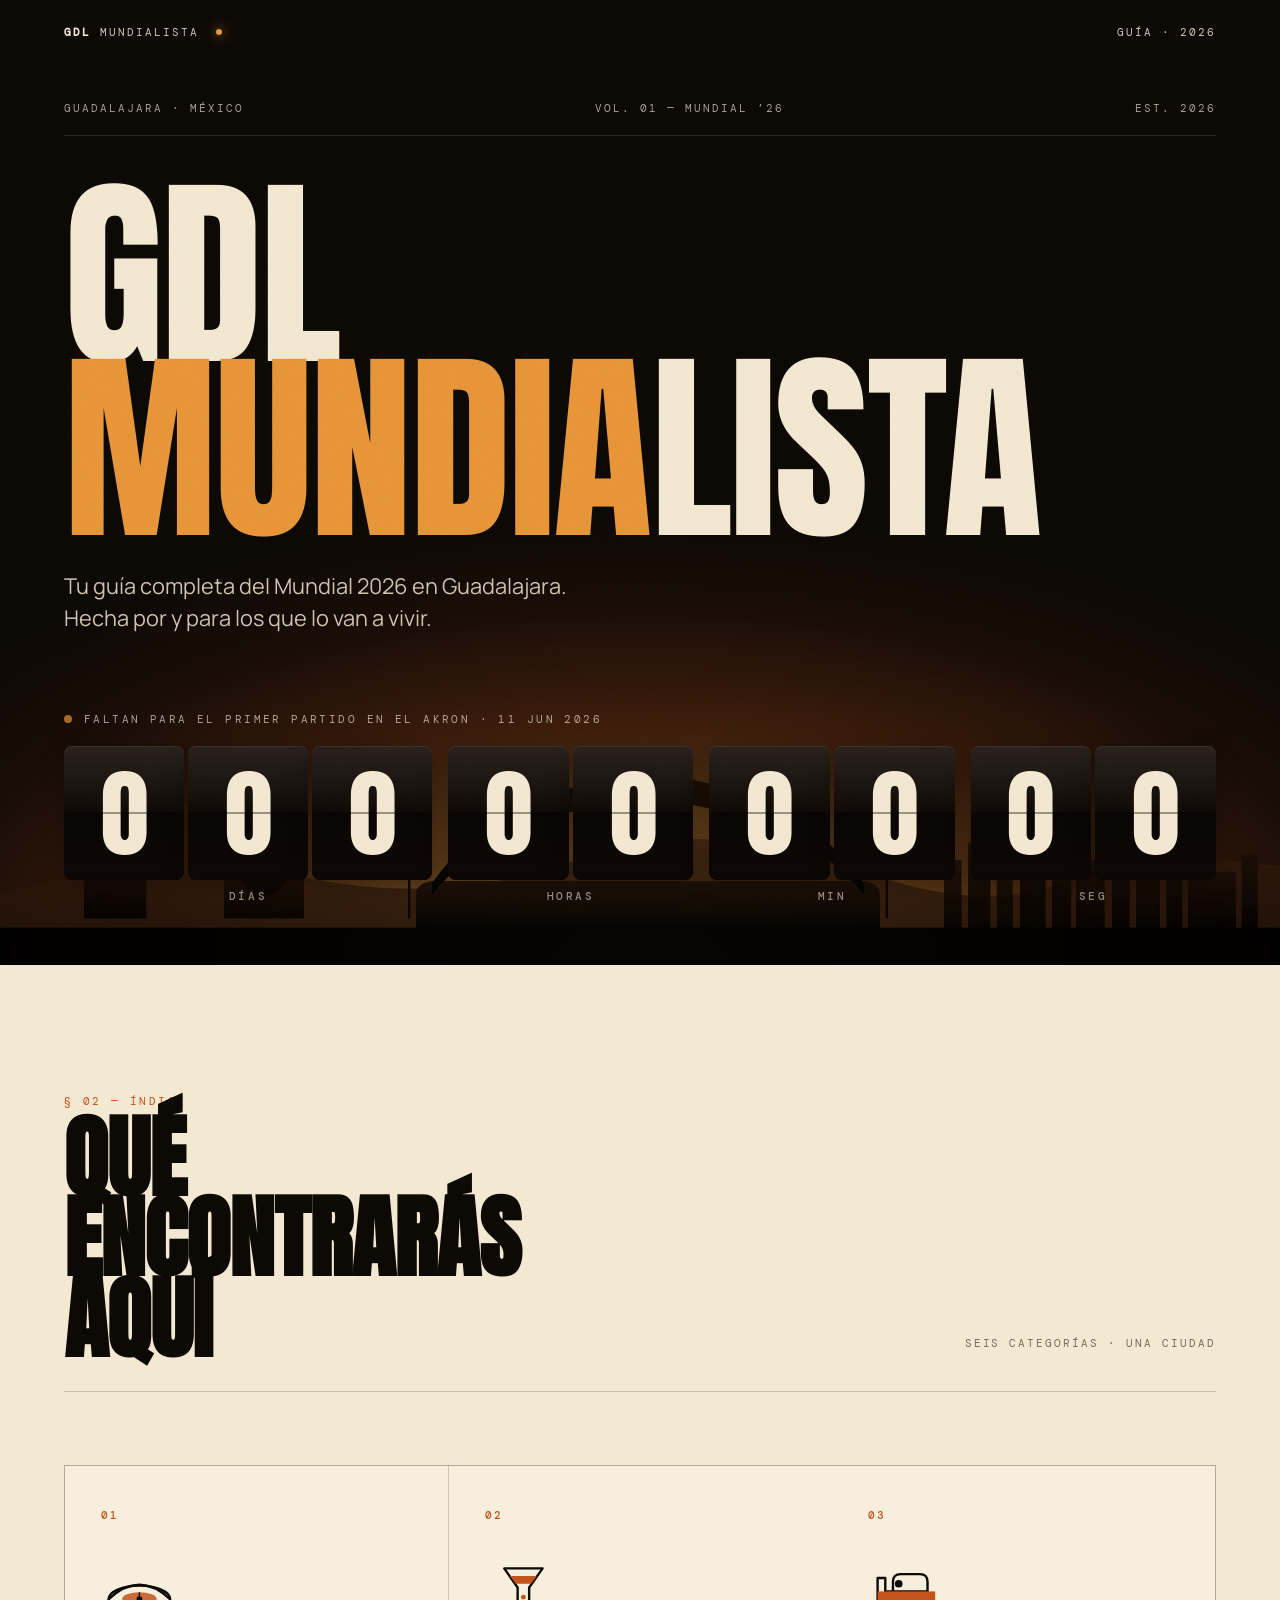
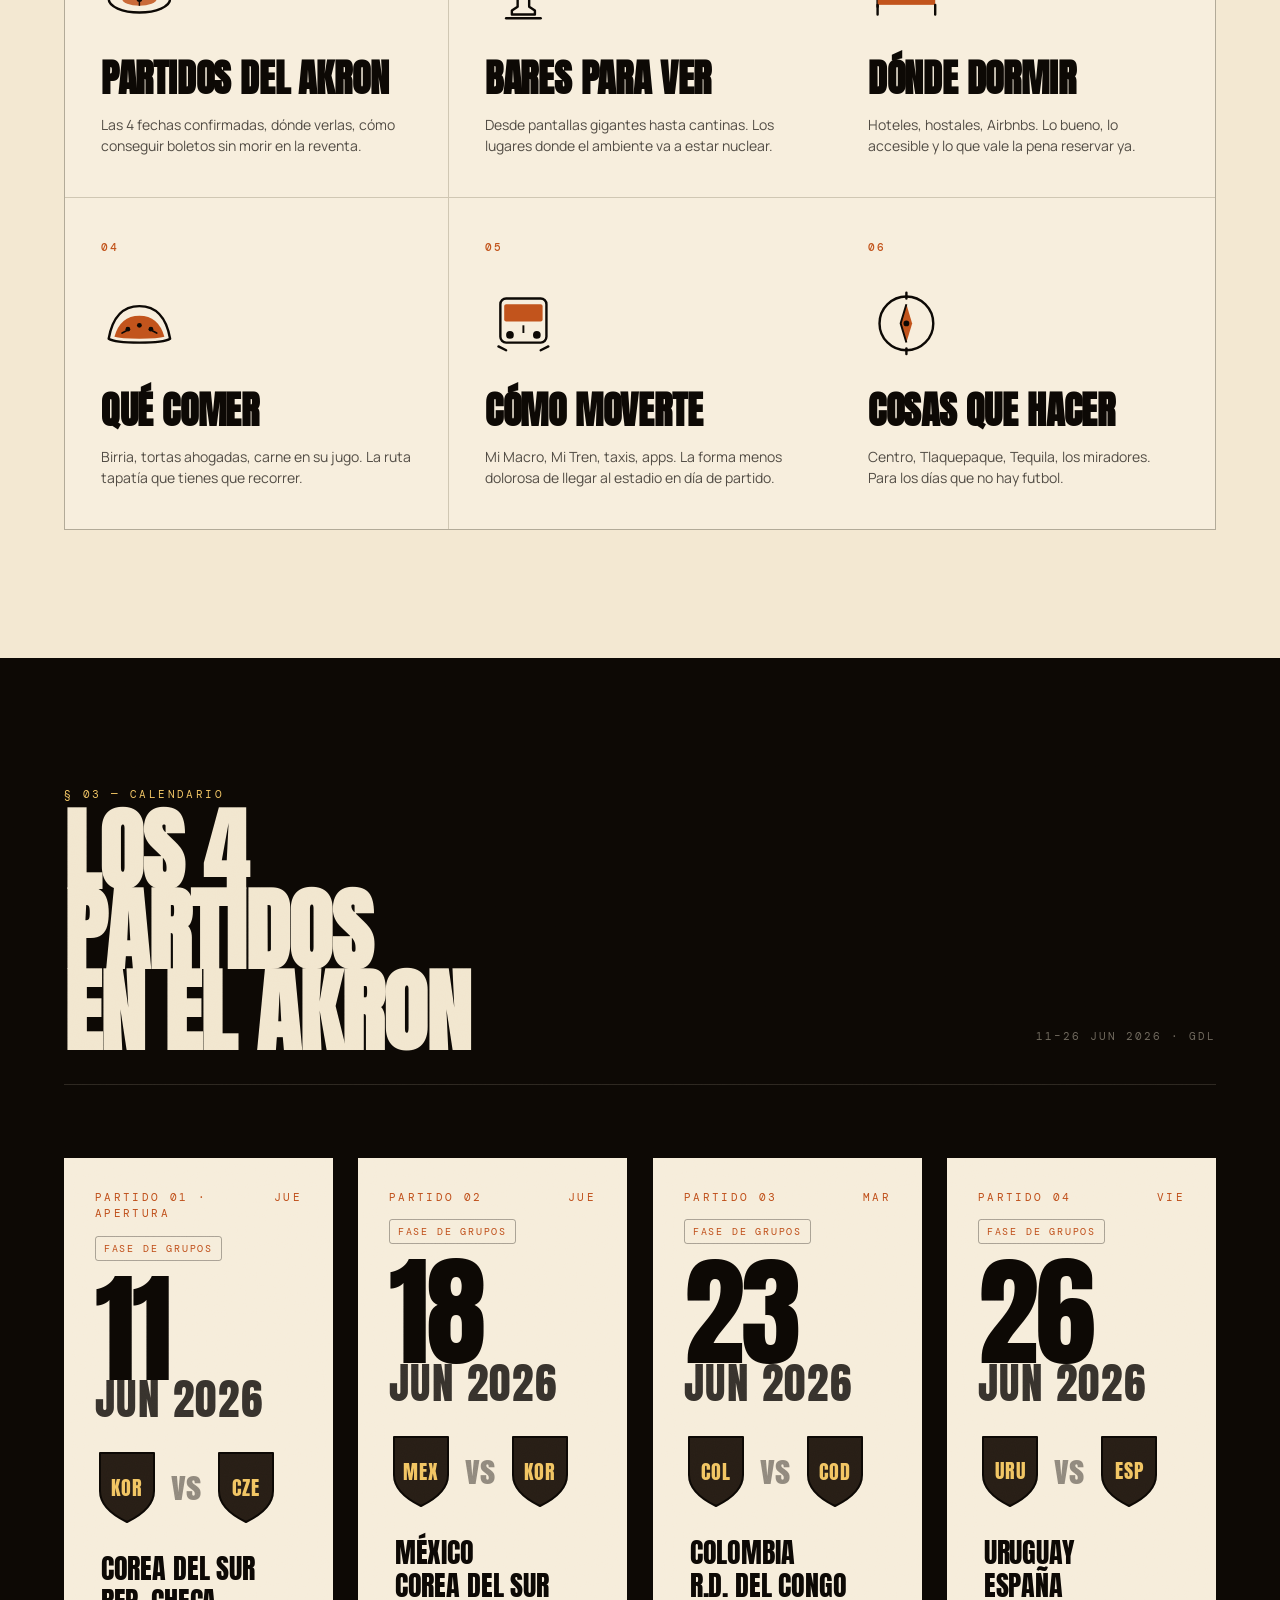
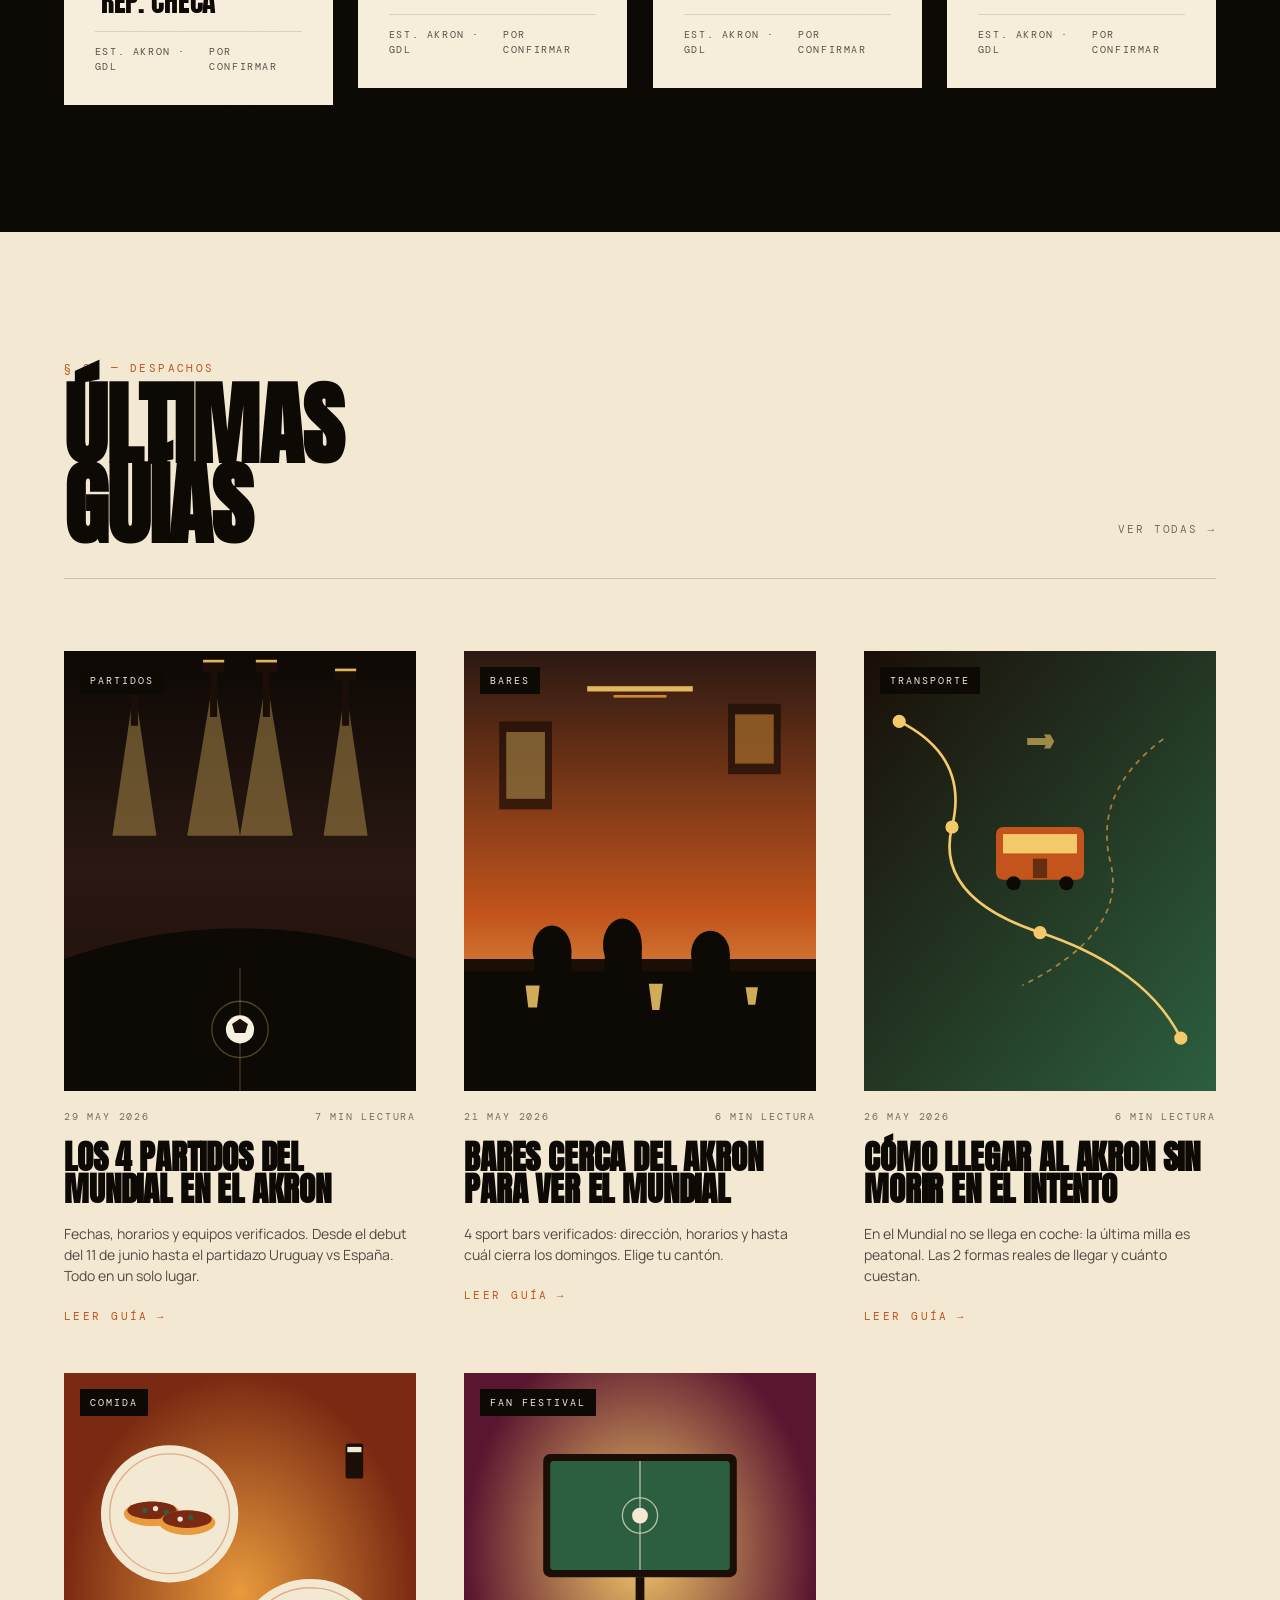
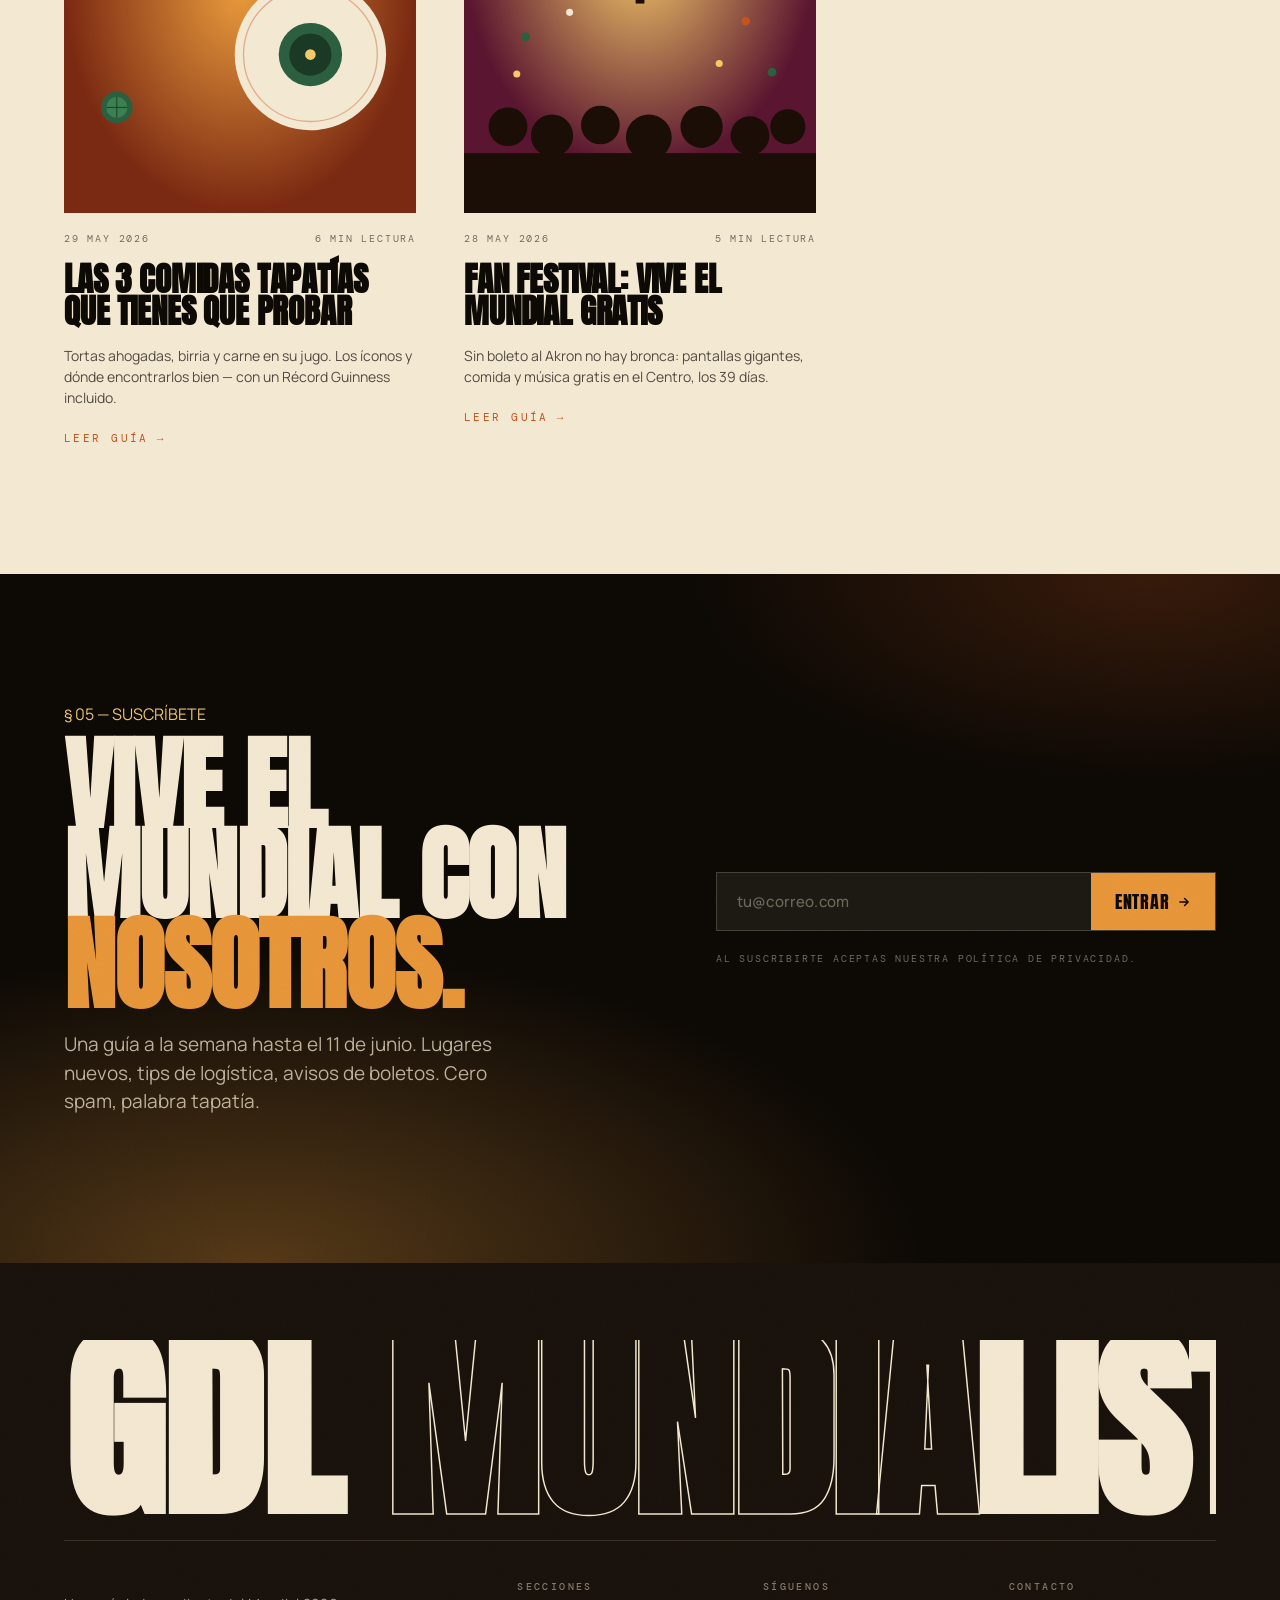
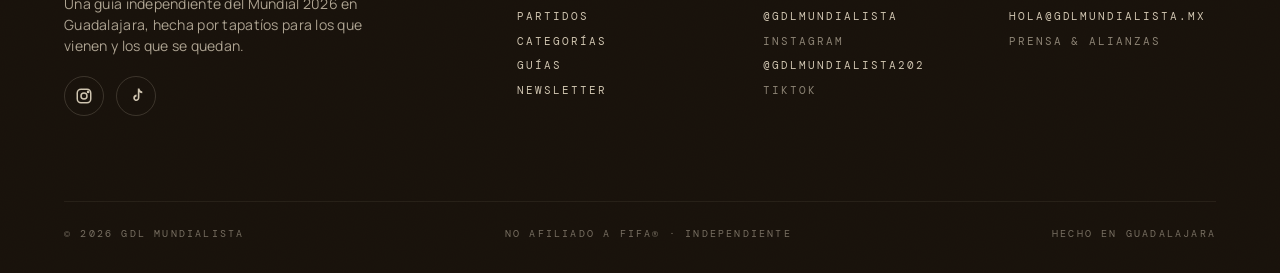
<file: index (5).html>
<!DOCTYPE html>
<html lang="es">
<head>
<meta charset="UTF-8" />
<meta name="viewport" content="width=device-width, initial-scale=1.0" />
<title>GDL Mundialista — Tu guía completa del Mundial 2026 en Guadalajara</title>

<!-- SEO -->
<meta name="description" content="Guía independiente del Mundial 2026 en Guadalajara: los 4 partidos en el Estadio Akron, dónde verlos en bares, dónde dormir, qué comer y cómo moverte. Hecha por tapatíos." />
<meta name="keywords" content="Mundial 2026 Guadalajara, Estadio Akron, partidos Akron, México Mundial 2026, guía Guadalajara Mundial, dónde ver el Mundial GDL" />
<meta name="author" content="GDL Mundialista" />
<meta name="robots" content="index, follow" />
<meta name="theme-color" content="#1a0e07" />

<!-- Open Graph -->
<meta property="og:type" content="website" />
<meta property="og:locale" content="es_MX" />
<meta property="og:site_name" content="GDL Mundialista" />
<meta property="og:title" content="GDL Mundialista — Guía del Mundial 2026 en Guadalajara" />
<meta property="og:description" content="Los 4 partidos en el Akron, bares, hospedaje, comida tapatía y cómo moverte. Tu guía completa del Mundial 2026 en GDL." />

<!-- Twitter -->
<meta name="twitter:card" content="summary_large_image" />
<meta name="twitter:title" content="GDL Mundialista — Guía del Mundial 2026 en Guadalajara" />
<meta name="twitter:description" content="Los 4 partidos en el Akron, bares, hospedaje, comida y transporte. Tu guía del Mundial 2026 en GDL." />

<!-- Favicon (emoji inline, sin archivo extra) -->
<link rel="icon" href="data:image/svg+xml,<svg xmlns='http://www.w3.org/2000/svg' viewBox='0 0 100 100'><text y='.9em' font-size='90'>⚽</text></svg>" />

<link rel="preconnect" href="https://fonts.googleapis.com">
<link rel="preconnect" href="https://fonts.gstatic.com" crossorigin>
<link href="https://fonts.googleapis.com/css2?family=Anton&family=Manrope:wght@300;400;500;600;700;800&family=DM+Mono:wght@400;500&display=swap" rel="stylesheet">

<link rel="stylesheet" href="styles.css">
</head>
<body>

<div class="page p-amber d-balanced">

  <!-- ============================ HERO ============================ -->
  <header class="hero grain">
    <div class="hero-sky"></div>
    <div class="hero-stadium">
      <svg viewBox="0 0 1600 240" preserveAspectRatio="none" aria-hidden="true">
        <defs>
          <linearGradient id="stad-grad" x1="0" y1="0" x2="0" y2="1">
            <stop offset="0%" stop-color="#1a0e07" stop-opacity="0.95" />
            <stop offset="100%" stop-color="#000" stop-opacity="1" />
          </linearGradient>
          <linearGradient id="hill-grad" x1="0" y1="0" x2="0" y2="1">
            <stop offset="0%" stop-color="#3a1d0e" stop-opacity="0.7" />
            <stop offset="100%" stop-color="#1a0e07" stop-opacity="0.9" />
          </linearGradient>
        </defs>
        <path d="M0,180 Q200,140 380,165 T720,150 T1080,160 T1400,140 L1600,155 L1600,240 L0,240 Z" fill="url(#hill-grad)" />
        <g fill="url(#stad-grad)" opacity="0.9">
          <rect x="120" y="120" width="18" height="80" />
          <polygon points="120,120 129,90 138,120" />
          <rect x="148" y="125" width="18" height="75" />
          <polygon points="148,125 157,98 166,125" />
          <rect x="105" y="155" width="78" height="45" />
          <line x1="129" y1="80" x2="129" y2="90" stroke="#3a1d0e" stroke-width="1.5" />
          <line x1="157" y1="88" x2="157" y2="98" stroke="#3a1d0e" stroke-width="1.5" />
        </g>
        <g fill="url(#stad-grad)" opacity="0.85">
          <rect x="280" y="160" width="100" height="40" />
          <ellipse cx="330" cy="160" rx="30" ry="20" />
        </g>
        <g fill="url(#stad-grad)">
          <path d="M520,210 L520,180 Q520,170 540,168 L1080,168 Q1100,170 1100,180 L1100,210 Z" />
          <path d="M540,170 Q620,90 810,75 Q1000,90 1080,170 L1080,180 Q1000,110 810,98 Q620,110 540,180 Z" />
          <rect x="510" y="120" width="3" height="80" />
          <circle cx="511.5" cy="115" r="4" />
          <rect x="1107" y="120" width="3" height="80" />
          <circle cx="1108.5" cy="115" r="4" />
        </g>
        <g fill="url(#stad-grad)" opacity="0.9">
          <rect x="1180" y="150" width="22" height="60" />
          <rect x="1210" y="135" width="28" height="75" />
          <rect x="1246" y="155" width="20" height="55" />
          <rect x="1275" y="115" width="32" height="95" />
          <rect x="1315" y="140" width="24" height="70" />
          <rect x="1345" y="150" width="36" height="60" />
          <rect x="1390" y="125" width="22" height="85" />
          <rect x="1420" y="155" width="30" height="55" />
          <rect x="1458" y="138" width="20" height="72" />
          <rect x="1485" y="160" width="60" height="50" />
          <rect x="1552" y="145" width="20" height="65" />
          <line x1="1286" y1="115" x2="1286" y2="95" stroke="#1a0e07" stroke-width="1.5" />
        </g>
        <rect x="0" y="208" width="1600" height="32" fill="#000" />
      </svg>
    </div>

    <nav class="nav">
      <span><b>GDL</b> Mundialista <span class="dot"></span></span>
      <span>GUÍA · 2026</span>
    </nav>

    <div class="hero-content">
      <div class="hero-meta">
        <span>GUADALAJARA · MÉXICO</span>
        <span>VOL. 01 — MUNDIAL ’26</span>
        <span>EST. 2026</span>
      </div>

      <div class="reveal">
        <h1 class="display hero-title">
          <span class="row">GDL</span>
          <span class="row"><span class="accent">MUNDIA</span>LISTA</span>
        </h1>
      </div>

      <div class="reveal reveal-d2">
        <p class="hero-tagline">
          Tu guía completa del Mundial 2026 en Guadalajara.<br/>
          Hecha por y para los que lo van a vivir.
        </p>
      </div>

      <div class="hero-bottom">
        <div class="reveal reveal-d3">
          <div class="clock-eyebrow">
            <span class="pulse"></span>
            <span>Faltan para el primer partido en el Akron · 11 JUN 2026</span>
          </div>
        </div>
        <div class="reveal reveal-d4">
          <div class="clock" id="clock">
            <div class="clock-unit" style="flex:3 1 0">
              <div class="clock-digits" data-unit="days" data-width="3"></div>
              <div class="clock-label">Días</div>
            </div>
            <div class="clock-unit" style="flex:2 1 0">
              <div class="clock-digits" data-unit="hours" data-width="2"></div>
              <div class="clock-label">Horas</div>
            </div>
            <div class="clock-unit" style="flex:2 1 0">
              <div class="clock-digits" data-unit="minutes" data-width="2"></div>
              <div class="clock-label">Min</div>
            </div>
            <div class="clock-unit" style="flex:2 1 0">
              <div class="clock-digits" data-unit="seconds" data-width="2"></div>
              <div class="clock-label">Seg</div>
            </div>
          </div>
        </div>
      </div>
    </div>
  </header>

  <!-- ============================ CATEGORÍAS ============================ -->
  <section class="section" id="categorias">
    <div class="wrap">
      <div class="reveal">
        <header class="sec-header">
          <div>
            <div class="sec-num">§ 02 — ÍNDICE</div>
            <h2>Qué<br/>encontrarás<br/>aquí</h2>
          </div>
          <div class="meta">SEIS CATEGORÍAS · UNA CIUDAD</div>
        </header>
      </div>

      <div class="cat-grid">
        <div class="reveal reveal-d1 cat-card">
          <div class="cat-num">01</div>
          <div class="cat-icon">
            <svg viewBox="0 0 80 80" fill="none">
              <ellipse cx="40" cy="48" rx="32" ry="14" stroke="var(--ink)" stroke-width="2.5"/>
              <ellipse cx="40" cy="48" rx="18" ry="7" fill="var(--sun-3)" opacity="0.85"/>
              <path d="M8 48 Q40 18 72 48" stroke="var(--ink)" stroke-width="2.5" fill="none" stroke-linecap="round"/>
              <line x1="40" y1="41" x2="40" y2="55" stroke="var(--ink)" stroke-width="1.5"/>
              <circle cx="40" cy="48" r="3" fill="var(--ink)"/>
            </svg>
          </div>
          <h3 class="cat-title">Partidos del Akron</h3>
          <p class="cat-desc">Las 4 fechas confirmadas, dónde verlas, cómo conseguir boletos sin morir en la reventa.</p>
        </div>

        <div class="reveal reveal-d2 cat-card">
          <div class="cat-num">02</div>
          <div class="cat-icon">
            <svg viewBox="0 0 80 80" fill="none">
              <path d="M20 16 L60 16 L46 36 L46 56 L52 60 L52 64 L28 64 L28 60 L34 56 L34 36 Z" stroke="var(--ink)" stroke-width="2.5" stroke-linejoin="round"/>
              <path d="M26 24 L54 24 L48 32 L32 32 Z" fill="var(--sun-3)"/>
              <circle cx="40" cy="46" r="2.5" fill="var(--sun-3)"/>
              <line x1="22" y1="68" x2="58" y2="68" stroke="var(--ink)" stroke-width="2.5" stroke-linecap="round"/>
            </svg>
          </div>
          <h3 class="cat-title">Bares para ver</h3>
          <p class="cat-desc">Desde pantallas gigantes hasta cantinas. Los lugares donde el ambiente va a estar nuclear.</p>
        </div>

        <div class="reveal reveal-d3 cat-card">
          <div class="cat-num">03</div>
          <div class="cat-icon">
            <svg viewBox="0 0 80 80" fill="none">
              <path d="M10 56 L10 26 L18 26 L18 40 L62 40 L62 30 Q62 22 54 22 L34 22 Q26 22 26 30 L26 40" stroke="var(--ink)" stroke-width="2.5" stroke-linejoin="round" stroke-linecap="round" fill="none"/>
              <rect x="10" y="40" width="60" height="14" fill="var(--sun-3)"/>
              <path d="M10 54 L10 64 M70 54 L70 64" stroke="var(--ink)" stroke-width="2.5" stroke-linecap="round"/>
              <circle cx="32" cy="32" r="4" fill="var(--ink)"/>
            </svg>
          </div>
          <h3 class="cat-title">Dónde dormir</h3>
          <p class="cat-desc">Hoteles, hostales, Airbnbs. Lo bueno, lo accesible y lo que vale la pena reservar ya.</p>
        </div>

        <div class="reveal reveal-d4 cat-card">
          <div class="cat-num">04</div>
          <div class="cat-icon">
            <svg viewBox="0 0 80 80" fill="none">
              <path d="M8 56 Q14 22 40 22 Q66 22 72 56 Q66 60 40 60 Q14 60 8 56 Z" stroke="var(--ink)" stroke-width="2.5" stroke-linejoin="round" fill="none"/>
              <path d="M14 54 Q20 32 40 32 Q60 32 66 54 Q60 56 40 56 Q20 56 14 54 Z" fill="var(--sun-3)"/>
              <circle cx="28" cy="46" r="2.5" fill="var(--ink)"/>
              <circle cx="40" cy="42" r="2.5" fill="var(--ink)"/>
              <circle cx="52" cy="46" r="2.5" fill="var(--ink)"/>
              <path d="M22 50 L26 48 M54 48 L58 50" stroke="var(--ink)" stroke-width="1.8" stroke-linecap="round"/>
            </svg>
          </div>
          <h3 class="cat-title">Qué comer</h3>
          <p class="cat-desc">Birria, tortas ahogadas, carne en su jugo. La ruta tapatía que tienes que recorrer.</p>
        </div>

        <div class="reveal reveal-d5 cat-card">
          <div class="cat-num">05</div>
          <div class="cat-icon">
            <svg viewBox="0 0 80 80" fill="none">
              <rect x="16" y="14" width="48" height="46" rx="6" stroke="var(--ink)" stroke-width="2.5"/>
              <rect x="20" y="20" width="40" height="18" rx="2" fill="var(--sun-3)"/>
              <circle cx="26" cy="52" r="4" fill="var(--ink)"/>
              <circle cx="54" cy="52" r="4" fill="var(--ink)"/>
              <line x1="40" y1="42" x2="40" y2="50" stroke="var(--ink)" stroke-width="2"/>
              <line x1="14" y1="64" x2="22" y2="68" stroke="var(--ink)" stroke-width="2.5" stroke-linecap="round"/>
              <line x1="66" y1="64" x2="58" y2="68" stroke="var(--ink)" stroke-width="2.5" stroke-linecap="round"/>
            </svg>
          </div>
          <h3 class="cat-title">Cómo moverte</h3>
          <p class="cat-desc">Mi Macro, Mi Tren, taxis, apps. La forma menos dolorosa de llegar al estadio en día de partido.</p>
        </div>

        <div class="reveal reveal-d6 cat-card">
          <div class="cat-num">06</div>
          <div class="cat-icon">
            <svg viewBox="0 0 80 80" fill="none">
              <circle cx="40" cy="40" r="28" stroke="var(--ink)" stroke-width="2.5"/>
              <path d="M40 20 L46 40 L40 60 L34 40 Z" fill="var(--sun-3)"/>
              <path d="M40 20 L34 40 L40 60" stroke="var(--ink)" stroke-width="2" fill="none" stroke-linejoin="round"/>
              <circle cx="40" cy="40" r="3" fill="var(--ink)"/>
              <line x1="40" y1="8" x2="40" y2="14" stroke="var(--ink)" stroke-width="2.5" stroke-linecap="round"/>
              <line x1="40" y1="66" x2="40" y2="72" stroke="var(--ink)" stroke-width="2.5" stroke-linecap="round"/>
            </svg>
          </div>
          <h3 class="cat-title">Cosas que hacer</h3>
          <p class="cat-desc">Centro, Tlaquepaque, Tequila, los miradores. Para los días que no hay futbol.</p>
        </div>
      </div>
    </div>
  </section>

  <!-- ============================ PARTIDOS ============================ -->
  <section class="section section-dark grain" id="partidos">
    <div class="wrap">
      <div class="reveal">
        <header class="sec-header">
          <div>
            <div class="sec-num">§ 03 — CALENDARIO</div>
            <h2>Los 4<br/>partidos<br/>en el Akron</h2>
          </div>
          <div class="meta">11–26 JUN 2026 · GDL</div>
        </header>
      </div>

      <div class="match-grid">

        <!-- Partido 01 -->
        <div class="reveal reveal-d1">
          <article class="match-poster">
            <div class="match-num">
              <span>PARTIDO 01 · APERTURA</span>
              <span>JUE</span>
            </div>
            <span class="match-tag">Fase de grupos</span>
            <div class="match-date">11<span class="small">JUN 2026</span></div>
            <div class="match-shields">
              <div class="shield">
                <svg viewBox="0 0 60 76" fill="none">
                  <defs><clipPath id="s1a"><path d="M3 4 L57 4 L57 42 Q57 60 30 73 Q3 60 3 42 Z"/></clipPath></defs>
                  <g clip-path="url(#s1a)"><rect x="0" y="0" width="60" height="76" fill="#2a2017"/></g>
                  <path d="M3 4 L57 4 L57 42 Q57 60 30 73 Q3 60 3 42 Z" stroke="currentColor" stroke-width="2" fill="none" stroke-linejoin="round"/>
                  <text x="30" y="47" text-anchor="middle" font-family="Anton, sans-serif" font-size="20" fill="#f3c969" letter-spacing="1">KOR</text>
                </svg>
              </div>
              <span class="shield-vs">vs</span>
              <div class="shield">
                <svg viewBox="0 0 60 76" fill="none">
                  <defs><clipPath id="s1b"><path d="M3 4 L57 4 L57 42 Q57 60 30 73 Q3 60 3 42 Z"/></clipPath></defs>
                  <g clip-path="url(#s1b)"><rect x="0" y="0" width="60" height="76" fill="#2a2017"/></g>
                  <path d="M3 4 L57 4 L57 42 Q57 60 30 73 Q3 60 3 42 Z" stroke="currentColor" stroke-width="2" fill="none" stroke-linejoin="round"/>
                  <text x="30" y="47" text-anchor="middle" font-family="Anton, sans-serif" font-size="20" fill="#f3c969" letter-spacing="1">CZE</text>
                </svg>
              </div>
            </div>
            <div class="match-teams">
              <div class="match-team">Corea del Sur</div>
              <div class="match-team">Rep. Checa</div>
            </div>
            <div class="match-line">
              <span>EST. AKRON · GDL</span>
              <span>Por confirmar</span>
            </div>
          </article>
        </div>

        <!-- Partido 02 -->
        <div class="reveal reveal-d2">
          <article class="match-poster">
            <div class="match-num">
              <span>PARTIDO 02</span>
              <span>JUE</span>
            </div>
            <span class="match-tag">Fase de grupos</span>
            <div class="match-date">18<span class="small">JUN 2026</span></div>
            <div class="match-shields">
              <div class="shield">
                <svg viewBox="0 0 60 76" fill="none">
                  <defs><clipPath id="s2a"><path d="M3 4 L57 4 L57 42 Q57 60 30 73 Q3 60 3 42 Z"/></clipPath></defs>
                  <g clip-path="url(#s2a)"><rect x="0" y="0" width="60" height="76" fill="#2a2017"/></g>
                  <path d="M3 4 L57 4 L57 42 Q57 60 30 73 Q3 60 3 42 Z" stroke="currentColor" stroke-width="2" fill="none" stroke-linejoin="round"/>
                  <text x="30" y="47" text-anchor="middle" font-family="Anton, sans-serif" font-size="20" fill="#f3c969" letter-spacing="1">MEX</text>
                </svg>
              </div>
              <span class="shield-vs">vs</span>
              <div class="shield">
                <svg viewBox="0 0 60 76" fill="none">
                  <defs><clipPath id="s2b"><path d="M3 4 L57 4 L57 42 Q57 60 30 73 Q3 60 3 42 Z"/></clipPath></defs>
                  <g clip-path="url(#s2b)"><rect x="0" y="0" width="60" height="76" fill="#2a2017"/></g>
                  <path d="M3 4 L57 4 L57 42 Q57 60 30 73 Q3 60 3 42 Z" stroke="currentColor" stroke-width="2" fill="none" stroke-linejoin="round"/>
                  <text x="30" y="47" text-anchor="middle" font-family="Anton, sans-serif" font-size="20" fill="#f3c969" letter-spacing="1">KOR</text>
                </svg>
              </div>
            </div>
            <div class="match-teams">
              <div class="match-team">México</div>
              <div class="match-team">Corea del Sur</div>
            </div>
            <div class="match-line">
              <span>EST. AKRON · GDL</span>
              <span>Por confirmar</span>
            </div>
          </article>
        </div>

        <!-- Partido 03 -->
        <div class="reveal reveal-d3">
          <article class="match-poster">
            <div class="match-num">
              <span>PARTIDO 03</span>
              <span>MAR</span>
            </div>
            <span class="match-tag">Fase de grupos</span>
            <div class="match-date">23<span class="small">JUN 2026</span></div>
            <div class="match-shields">
              <div class="shield">
                <svg viewBox="0 0 60 76" fill="none">
                  <defs><clipPath id="s3a"><path d="M3 4 L57 4 L57 42 Q57 60 30 73 Q3 60 3 42 Z"/></clipPath></defs>
                  <g clip-path="url(#s3a)"><rect x="0" y="0" width="60" height="76" fill="#2a2017"/></g>
                  <path d="M3 4 L57 4 L57 42 Q57 60 30 73 Q3 60 3 42 Z" stroke="currentColor" stroke-width="2" fill="none" stroke-linejoin="round"/>
                  <text x="30" y="47" text-anchor="middle" font-family="Anton, sans-serif" font-size="20" fill="#f3c969" letter-spacing="1">COL</text>
                </svg>
              </div>
              <span class="shield-vs">vs</span>
              <div class="shield">
                <svg viewBox="0 0 60 76" fill="none">
                  <defs><clipPath id="s3b"><path d="M3 4 L57 4 L57 42 Q57 60 30 73 Q3 60 3 42 Z"/></clipPath></defs>
                  <g clip-path="url(#s3b)"><rect x="0" y="0" width="60" height="76" fill="#2a2017"/></g>
                  <path d="M3 4 L57 4 L57 42 Q57 60 30 73 Q3 60 3 42 Z" stroke="currentColor" stroke-width="2" fill="none" stroke-linejoin="round"/>
                  <text x="30" y="47" text-anchor="middle" font-family="Anton, sans-serif" font-size="20" fill="#f3c969" letter-spacing="1">COD</text>
                </svg>
              </div>
            </div>
            <div class="match-teams">
              <div class="match-team">Colombia</div>
              <div class="match-team">R.D. del Congo</div>
            </div>
            <div class="match-line">
              <span>EST. AKRON · GDL</span>
              <span>Por confirmar</span>
            </div>
          </article>
        </div>

        <!-- Partido 04 (por confirmar) -->
        <div class="reveal reveal-d4">
          <article class="match-poster">
            <div class="match-num">
              <span>PARTIDO 04</span>
              <span>VIE</span>
            </div>
            <span class="match-tag">Fase de grupos</span>
            <div class="match-date">26<span class="small">JUN 2026</span></div>
            <div class="match-shields">
              <div class="shield">
                <svg viewBox="0 0 60 76" fill="none">
                  <defs><clipPath id="s4a"><path d="M3 4 L57 4 L57 42 Q57 60 30 73 Q3 60 3 42 Z"/></clipPath></defs>
                  <g clip-path="url(#s4a)">
                    <rect x="0" y="0" width="60" height="76" fill="#2a2017"/>
                  </g>
                  <path d="M3 4 L57 4 L57 42 Q57 60 30 73 Q3 60 3 42 Z" stroke="currentColor" stroke-width="2" fill="none" stroke-linejoin="round"/>
                  <text x="30" y="46" text-anchor="middle" font-family="Anton, sans-serif" font-size="20" fill="#f3c969" letter-spacing="1">URU</text>
                </svg>
              </div>
              <span class="shield-vs">vs</span>
              <div class="shield">
                <svg viewBox="0 0 60 76" fill="none">
                  <defs><clipPath id="s4b"><path d="M3 4 L57 4 L57 42 Q57 60 30 73 Q3 60 3 42 Z"/></clipPath></defs>
                  <g clip-path="url(#s4b)">
                    <rect x="0" y="0" width="60" height="76" fill="#2a2017"/>
                  </g>
                  <path d="M3 4 L57 4 L57 42 Q57 60 30 73 Q3 60 3 42 Z" stroke="currentColor" stroke-width="2" fill="none" stroke-linejoin="round"/>
                  <text x="30" y="46" text-anchor="middle" font-family="Anton, sans-serif" font-size="20" fill="#f3c969" letter-spacing="1">ESP</text>
                </svg>
              </div>
            </div>
            <div class="match-teams">
              <div class="match-team">Uruguay</div>
              <div class="match-team">España</div>
            </div>
            <div class="match-line">
              <span>EST. AKRON · GDL</span>
              <span>Por confirmar</span>
            </div>
          </article>
        </div>

      </div>
    </div>
  </section>

  <!-- ============================ GUÍAS ============================ -->
  <section class="section" id="guias">
    <div class="wrap">
      <div class="reveal">
        <header class="sec-header">
          <div>
            <div class="sec-num">§ 04 — DESPACHOS</div>
            <h2>Últimas<br/>guías</h2>
          </div>
          <div class="meta">VER TODAS →</div>
        </header>
      </div>

      <div class="guides-grid">

        <a class="reveal reveal-d1 guide" href="partidos.html">
          <div class="guide-cover">
            <span class="guide-cat">Partidos</span>
            <svg viewBox="0 0 400 500" preserveAspectRatio="xMidYMid slice">
              <defs>
                <linearGradient id="gc-prt" x1="0" y1="0" x2="0" y2="1">
                  <stop offset="0%" stop-color="#0d0905"/>
                  <stop offset="50%" stop-color="#2a1812"/>
                  <stop offset="100%" stop-color="#1a0e07"/>
                </linearGradient>
              </defs>
              <rect width="400" height="500" fill="url(#gc-prt)"/>
              <g opacity="0.35">
                <polygon points="80,40 55,210 105,210" fill="#f3c969"/>
                <polygon points="170,30 140,210 200,210" fill="#f3c969"/>
                <polygon points="230,30 200,210 260,210" fill="#f3c969"/>
                <polygon points="320,40 295,210 345,210" fill="#f3c969"/>
              </g>
              <g fill="#1a0e07">
                <rect x="76" y="30" width="8" height="55"/>
                <rect x="68" y="20" width="24" height="14"/>
                <rect x="166" y="20" width="8" height="55"/>
                <rect x="158" y="10" width="24" height="14"/>
                <rect x="226" y="20" width="8" height="55"/>
                <rect x="218" y="10" width="24" height="14"/>
                <rect x="316" y="30" width="8" height="55"/>
                <rect x="308" y="20" width="24" height="14"/>
              </g>
              <g fill="#f3c969" opacity="0.9">
                <rect x="68" y="20" width="24" height="3"/>
                <rect x="158" y="10" width="24" height="3"/>
                <rect x="218" y="10" width="24" height="3"/>
                <rect x="308" y="20" width="24" height="3"/>
              </g>
              <path d="M0 350 Q200 280 400 350 L400 500 L0 500 Z" fill="#0d0905"/>
              <line x1="200" y1="360" x2="200" y2="500" stroke="#f3c969" stroke-width="1.5" opacity="0.25"/>
              <circle cx="200" cy="430" r="32" fill="none" stroke="#f3c969" stroke-width="1.5" opacity="0.3"/>
              <circle cx="200" cy="430" r="16" fill="#f5f0e0"/>
              <polygon points="200,418 209,424 206,434 194,434 191,424" fill="#1a0e07"/>
            </svg>
          </div>
          <div class="guide-meta">
            <span>29 MAY 2026</span>
            <span>7 MIN LECTURA</span>
          </div>
          <h3 class="guide-title">Los 4 partidos del Mundial en el Akron</h3>
          <p class="guide-snip">Fechas, horarios y equipos verificados. Desde el debut del 11 de junio hasta el partidazo Uruguay vs España. Todo en un solo lugar.</p>
          <span class="guide-read">Leer guía</span>
        </a>

        <a class="reveal reveal-d1 guide" href="bares.html">
          <div class="guide-cover">
            <span class="guide-cat">Bares</span>
            <svg viewBox="0 0 400 500" preserveAspectRatio="xMidYMid slice">
              <defs>
                <linearGradient id="gc1" x1="0" y1="0" x2="0" y2="1">
                  <stop offset="0%" stop-color="#2a1812"/>
                  <stop offset="60%" stop-color="#c2541c"/>
                  <stop offset="100%" stop-color="#f3c969"/>
                </linearGradient>
              </defs>
              <rect width="400" height="500" fill="url(#gc1)"/>
              <rect x="40" y="80" width="60" height="100" fill="#1a0e07" opacity="0.7"/>
              <rect x="48" y="92" width="44" height="76" fill="#f3c969" opacity="0.4"/>
              <rect x="300" y="60" width="60" height="80" fill="#1a0e07" opacity="0.7"/>
              <rect x="308" y="72" width="44" height="56" fill="#e89a3c" opacity="0.5"/>
              <rect x="0" y="360" width="400" height="140" fill="#0d0905"/>
              <rect x="0" y="350" width="400" height="14" fill="#1a0e07"/>
              <g fill="#0d0905">
                <ellipse cx="100" cy="340" rx="22" ry="28"/>
                <rect x="80" y="340" width="42" height="30"/>
                <ellipse cx="180" cy="334" rx="22" ry="30"/>
                <rect x="160" y="334" width="42" height="40"/>
                <ellipse cx="280" cy="344" rx="22" ry="26"/>
                <rect x="260" y="344" width="42" height="28"/>
              </g>
              <g fill="#f3c969" opacity="0.85">
                <path d="M70 380 L86 380 L83 405 L73 405 Z"/>
                <path d="M210 378 L226 378 L222 408 L214 408 Z"/>
                <path d="M320 382 L334 382 L331 402 L323 402 Z"/>
              </g>
              <rect x="140" y="40" width="120" height="6" fill="#f3c969" opacity="0.9"/>
              <rect x="170" y="50" width="60" height="3" fill="#e89a3c" opacity="0.85"/>
            </svg>
          </div>
          <div class="guide-meta">
            <span>21 MAY 2026</span>
            <span>6 MIN LECTURA</span>
          </div>
          <h3 class="guide-title">Bares cerca del Akron para ver el Mundial</h3>
          <p class="guide-snip">4 sport bars verificados: dirección, horarios y hasta cuál cierra los domingos. Elige tu cantón.</p>
          <span class="guide-read">Leer guía</span>
        </a>

        <a class="reveal reveal-d2 guide" href="transporte.html">
          <div class="guide-cover">
            <span class="guide-cat">Transporte</span>
            <svg viewBox="0 0 400 500" preserveAspectRatio="xMidYMid slice">
              <defs>
                <linearGradient id="gc2" x1="0" y1="0" x2="1" y2="1">
                  <stop offset="0%" stop-color="#1a0e07"/>
                  <stop offset="100%" stop-color="#2c5f3f"/>
                </linearGradient>
              </defs>
              <rect width="400" height="500" fill="url(#gc2)"/>
              <g stroke="#f3c969" stroke-width="3" fill="none" stroke-linecap="round">
                <path d="M40 80 Q120 120 100 200 Q80 280 200 320 Q320 360 360 440"/>
                <circle cx="40" cy="80" r="6" fill="#f3c969"/>
                <circle cx="100" cy="200" r="6" fill="#f3c969"/>
                <circle cx="200" cy="320" r="6" fill="#f3c969"/>
                <circle cx="360" cy="440" r="6" fill="#f3c969"/>
              </g>
              <g stroke="#e89a3c" stroke-width="2" stroke-dasharray="6 6" fill="none" opacity="0.7">
                <path d="M340 100 Q260 160 280 240 Q300 320 180 380"/>
              </g>
              <g transform="translate(150 200)">
                <rect x="0" y="0" width="100" height="60" rx="8" fill="#c2541c"/>
                <rect x="8" y="8" width="84" height="22" fill="#f3c969"/>
                <circle cx="20" cy="64" r="8" fill="#0d0905"/>
                <circle cx="80" cy="64" r="8" fill="#0d0905"/>
                <rect x="42" y="36" width="16" height="22" fill="#0d0905" opacity="0.5"/>
              </g>
              <text x="200" y="120" text-anchor="middle" font-family="Anton, sans-serif" font-size="48" fill="#f3c969" opacity="0.6">→</text>
            </svg>
          </div>
          <div class="guide-meta">
            <span>26 MAY 2026</span>
            <span>6 MIN LECTURA</span>
          </div>
          <h3 class="guide-title">Cómo llegar al Akron sin morir en el intento</h3>
          <p class="guide-snip">En el Mundial no se llega en coche: la última milla es peatonal. Las 2 formas reales de llegar y cuánto cuestan.</p>
          <span class="guide-read">Leer guía</span>
        </a>

        <a class="reveal reveal-d3 guide" href="comida.html">
          <div class="guide-cover">
            <span class="guide-cat">Comida</span>
            <svg viewBox="0 0 400 500" preserveAspectRatio="xMidYMid slice">
              <defs>
                <radialGradient id="gc3" cx="0.5" cy="0.5">
                  <stop offset="0%" stop-color="#e89a3c"/>
                  <stop offset="100%" stop-color="#7a2912"/>
                </radialGradient>
              </defs>
              <rect width="400" height="500" fill="url(#gc3)"/>
              <circle cx="120" cy="160" r="78" fill="#f3e8d2"/>
              <circle cx="120" cy="160" r="68" fill="none" stroke="#c2541c" stroke-width="1.5" opacity="0.4"/>
              <g>
                <ellipse cx="100" cy="160" rx="32" ry="14" fill="#e89a3c"/>
                <ellipse cx="100" cy="156" rx="28" ry="10" fill="#7a2912"/>
                <ellipse cx="140" cy="170" rx="32" ry="14" fill="#e89a3c"/>
                <ellipse cx="140" cy="166" rx="28" ry="10" fill="#7a2912"/>
                <circle cx="92" cy="156" r="3" fill="#2c5f3f"/>
                <circle cx="104" cy="154" r="3" fill="#f3e8d2"/>
                <circle cx="116" cy="158" r="3" fill="#2c5f3f"/>
                <circle cx="132" cy="166" r="3" fill="#f3e8d2"/>
                <circle cx="144" cy="164" r="3" fill="#2c5f3f"/>
              </g>
              <circle cx="280" cy="320" r="86" fill="#f3e8d2"/>
              <circle cx="280" cy="320" r="76" fill="none" stroke="#c2541c" stroke-width="1.5" opacity="0.4"/>
              <g>
                <circle cx="280" cy="320" r="36" fill="#2c5f3f"/>
                <circle cx="280" cy="320" r="24" fill="#1a3a26"/>
                <circle cx="280" cy="320" r="6" fill="#f3c969"/>
              </g>
              <circle cx="60" cy="380" r="18" fill="#2c5f3f"/>
              <circle cx="60" cy="380" r="12" fill="#3a8050"/>
              <line x1="60" y1="368" x2="60" y2="392" stroke="#1a3a26" stroke-width="1"/>
              <line x1="48" y1="380" x2="72" y2="380" stroke="#1a3a26" stroke-width="1"/>
              <rect x="320" y="80" width="20" height="40" rx="3" fill="#1a0e07"/>
              <rect x="322" y="84" width="16" height="6" fill="#f3e8d2"/>
            </svg>
          </div>
          <div class="guide-meta">
            <span>29 MAY 2026</span>
            <span>6 MIN LECTURA</span>
          </div>
          <h3 class="guide-title">Las 3 comidas tapatías que tienes que probar</h3>
          <p class="guide-snip">Tortas ahogadas, birria y carne en su jugo. Los íconos y dónde encontrarlos bien — con un Récord Guinness incluido.</p>
          <span class="guide-read">Leer guía</span>
        </a>

        <a class="reveal reveal-d3 guide" href="fan-fest.html">
          <div class="guide-cover">
            <span class="guide-cat">Fan Festival</span>
            <svg viewBox="0 0 400 500" preserveAspectRatio="xMidYMid slice">
              <defs>
                <radialGradient id="gcff" cx="0.5" cy="0.4">
                  <stop offset="0%" stop-color="#f3c969"/>
                  <stop offset="100%" stop-color="#5a1530"/>
                </radialGradient>
              </defs>
              <rect width="400" height="500" fill="url(#gcff)"/>
              <rect x="90" y="92" width="220" height="140" rx="8" fill="#1a0e07"/>
              <rect x="98" y="100" width="204" height="124" rx="4" fill="#2c5f3f"/>
              <line x1="200" y1="100" x2="200" y2="224" stroke="#f3e8d2" stroke-width="1.5" opacity="0.7"/>
              <circle cx="200" cy="162" r="20" fill="none" stroke="#f3e8d2" stroke-width="1.5" opacity="0.7"/>
              <circle cx="200" cy="162" r="9" fill="#f3e8d2"/>
              <rect x="195" y="232" width="10" height="30" fill="#1a0e07"/>
              <circle cx="70" cy="300" r="5" fill="#2c5f3f"/>
              <circle cx="320" cy="282" r="5" fill="#c2541c"/>
              <circle cx="120" cy="272" r="4" fill="#f3e8d2"/>
              <circle cx="290" cy="330" r="4" fill="#f3c969"/>
              <circle cx="60" cy="342" r="4" fill="#f3c969"/>
              <circle cx="350" cy="340" r="5" fill="#2c5f3f"/>
              <g fill="#1a0e07">
                <circle cx="50" cy="402" r="22"/><circle cx="100" cy="412" r="24"/>
                <circle cx="155" cy="400" r="22"/><circle cx="210" cy="414" r="26"/>
                <circle cx="270" cy="402" r="24"/><circle cx="325" cy="412" r="22"/>
                <circle cx="368" cy="402" r="20"/>
              </g>
              <rect x="0" y="432" width="400" height="70" fill="#1a0e07"/>
            </svg>
          </div>
          <div class="guide-meta">
            <span>28 MAY 2026</span>
            <span>5 MIN LECTURA</span>
          </div>
          <h3 class="guide-title">Fan Festival: vive el Mundial gratis</h3>
          <p class="guide-snip">Sin boleto al Akron no hay bronca: pantallas gigantes, comida y música gratis en el Centro, los 39 días.</p>
          <span class="guide-read">Leer guía</span>
        </a>

      </div>
    </div>
  </section>

  <!-- ============================ NEWSLETTER ============================ -->
  <section class="section newsletter grain" id="newsletter">
    <div class="newsletter-bg"></div>
    <div class="wrap" style="position:relative; z-index:2">
      <div class="newsletter-inner">
        <div class="reveal">
          <div>
            <div class="sec-num" style="color:var(--sun-1); margin-bottom:14px">§ 05 — SUSCRÍBETE</div>
            <h2>Vive el<br/>Mundial con<br/><span class="accent">nosotros.</span></h2>
            <p>Una guía a la semana hasta el 11 de junio. Lugares nuevos, tips de logística, avisos de boletos. Cero spam, palabra tapatía.</p>
          </div>
        </div>

        <div class="reveal reveal-d2">
          <form class="newsletter-form" id="nl-form">
            <div class="input-wrap">
              <input type="email" placeholder="tu@correo.com" required />
              <button type="submit">ENTRAR <svg viewBox="0 0 24 24" width="14" height="14" fill="none" stroke="currentColor" stroke-width="2.5" stroke-linecap="round"><path d="M5 12h14M13 6l6 6-6 6"/></svg></button>
            </div>
            <div class="newsletter-fine" id="nl-fine">AL SUSCRIBIRTE ACEPTAS NUESTRA POLÍTICA DE PRIVACIDAD.</div>
          </form>
        </div>
      </div>
    </div>
  </section>

  <!-- ============================ FOOTER ============================ -->
  <footer class="footer grain">
    <div style="max-width:1320px; margin:0 auto">
      <h2 class="footer-wordmark">GDL <span class="stroke">MUNDIA</span>LISTA</h2>
    </div>
    <div class="footer-grid">
      <div class="footer-col">
        <p class="footer-tag">Una guía independiente del Mundial 2026 en Guadalajara, hecha por tapatíos para los que vienen y los que se quedan.</p>
        <div class="footer-social">
          <a href="https://www.instagram.com/gdlmundialista" aria-label="Instagram" target="_blank" rel="noopener">
            <svg viewBox="0 0 24 24" width="18" height="18" fill="none" stroke="currentColor" stroke-width="2" stroke-linecap="round" stroke-linejoin="round"><rect x="3" y="3" width="18" height="18" rx="5"/><circle cx="12" cy="12" r="4"/><circle cx="17.5" cy="6.5" r="0.8" fill="currentColor"/></svg>
          </a>
          <a href="https://www.tiktok.com/@gdlmundialista202" aria-label="TikTok" target="_blank" rel="noopener">
            <svg viewBox="0 0 24 24" width="18" height="18" fill="currentColor"><path d="M16.6 2c.4 2.2 1.6 3.6 3.8 3.9v2.4c-1.4 0-2.7-.4-3.8-1.2V14c0 4.7-5.1 6.2-7.4 3-1.9-2.7-.2-7 3.6-7v2.6c-.6.1-1.3.4-1.7 1-1.2 1.8 0 3.4 2 2.8 1-.3 1.3-1.2 1.3-2V2h2.2z"/></svg>
          </a>
        </div>
      </div>
      <div class="footer-col">
        <h4>SECCIONES</h4>
        <a href="#partidos">Partidos</a>
        <a href="#categorias">Categorías</a>
        <a href="#guias">Guías</a>
        <a href="#newsletter">Newsletter</a>
      </div>
      <div class="footer-col">
        <h4>SÍGUENOS</h4>
        <a href="https://www.instagram.com/gdlmundialista" target="_blank" rel="noopener">@gdlmundialista</a>
        <span style="opacity:0.55">Instagram</span>
        <a href="https://www.tiktok.com/@gdlmundialista202" target="_blank" rel="noopener">@gdlmundialista202</a>
        <span style="opacity:0.55">TikTok</span>
      </div>
      <div class="footer-col">
        <h4>CONTACTO</h4>
        <a href="mailto:hola@gdlmundialista.mx">hola@gdlmundialista.mx</a>
        <span style="opacity:0.55">Prensa & alianzas</span>
      </div>
    </div>
    <div class="footer-base">
      <span>© 2026 GDL MUNDIALISTA</span>
      <span>NO AFILIADO A FIFA® · INDEPENDIENTE</span>
      <span>HECHO EN GUADALAJARA</span>
    </div>
  </footer>

</div>

<script>
/* ---------- Reveal on scroll ---------- */
(function () {
  var registry = new Set();
  document.querySelectorAll('.reveal').forEach(function (el) { registry.add(el); });
  function check() {
    var trigger = window.innerHeight * 0.9;
    registry.forEach(function (el) {
      var r = el.getBoundingClientRect();
      if (r.top < trigger && r.bottom > 0) { el.classList.add('in'); registry.delete(el); }
    });
  }
  var scheduled = false;
  function schedule() {
    if (scheduled) return;
    scheduled = true;
    requestAnimationFrame(function () { scheduled = false; check(); });
  }
  window.addEventListener('scroll', schedule, { passive: true });
  window.addEventListener('resize', schedule);
  check();
  setTimeout(function () {
    document.querySelectorAll('.reveal').forEach(function (el) { el.classList.add('in'); });
  }, 2500);
})();

/* ---------- Flip clock countdown ---------- */
(function () {
  var TARGET = new Date("2026-06-11T12:00:00-06:00").getTime();
  var containers = Array.prototype.slice.call(document.querySelectorAll('.clock-digits'));

  function remaining() {
    var diff = Math.max(0, TARGET - Date.now());
    var d = Math.floor(diff / 86400000); diff -= d * 86400000;
    var h = Math.floor(diff / 3600000); diff -= h * 3600000;
    var m = Math.floor(diff / 60000); diff -= m * 60000;
    var s = Math.floor(diff / 1000);
    return { days: d, hours: h, minutes: m, seconds: s };
  }

  function ensureDigits(c, width) {
    if (c.children.length === width) return;
    c.innerHTML = '';
    for (var i = 0; i < width; i++) {
      var dd = document.createElement('div');
      dd.className = 'clock-digit';
      dd.appendChild(document.createElement('span'));
      c.appendChild(dd);
    }
  }

  function render() {
    var t = remaining();
    containers.forEach(function (c) {
      var unit = c.getAttribute('data-unit');
      var width = parseInt(c.getAttribute('data-width'), 10);
      ensureDigits(c, width);
      var str = String(Math.max(0, t[unit])).padStart(width, '0');
      for (var i = 0; i < width; i++) {
        var digitBox = c.children[i];
        var span = digitBox.firstChild;
        if (span.textContent !== str[i]) {
          span.textContent = str[i];
          digitBox.classList.add('flip');
          (function (node) { setTimeout(function () { node.classList.remove('flip'); }, 500); })(digitBox);
        }
      }
    });
  }

  render();
  setInterval(render, 1000);
})();

/* ---------- Newsletter (visual, sin backend) ---------- */
(function () {
  var form = document.getElementById('nl-form');
  if (!form) return;
  var input = form.querySelector('input');
  var btn = form.querySelector('button');
  var fine = document.getElementById('nl-fine');
  var defaultBtn = btn.innerHTML;
  form.addEventListener('submit', function (e) {
    e.preventDefault();
    if (input.value.indexOf('@') === -1) return;
    btn.classList.add('is-done');
    btn.innerHTML = '✓ LISTO';
    fine.textContent = 'Nos vemos en tu inbox. Bienvenido al equipo.';
  });
  input.addEventListener('input', function () {
    if (!btn.classList.contains('is-done')) return;
    btn.classList.remove('is-done');
    btn.innerHTML = defaultBtn;
    fine.textContent = 'AL SUSCRIBIRTE ACEPTAS NUESTRA POLÍTICA DE PRIVACIDAD.';
  });
})();
</script>
</body>
</html>
</file>
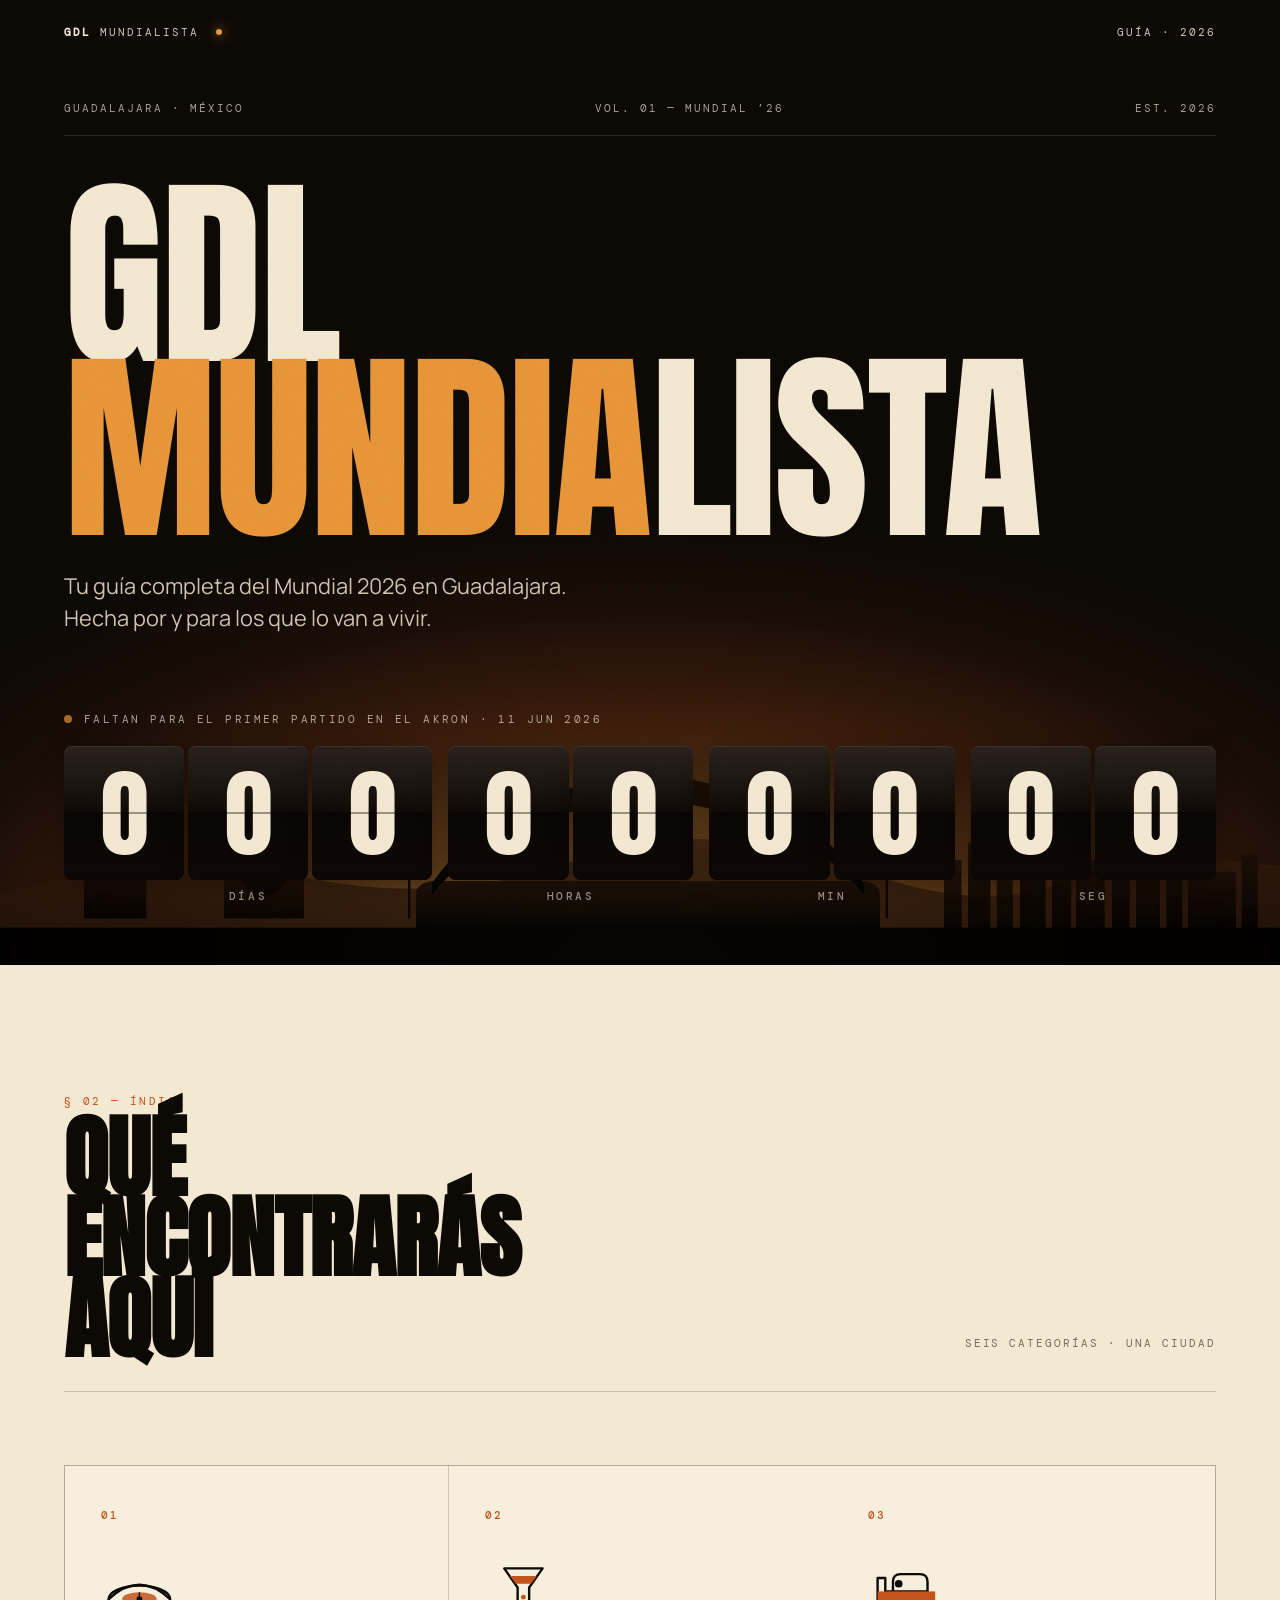
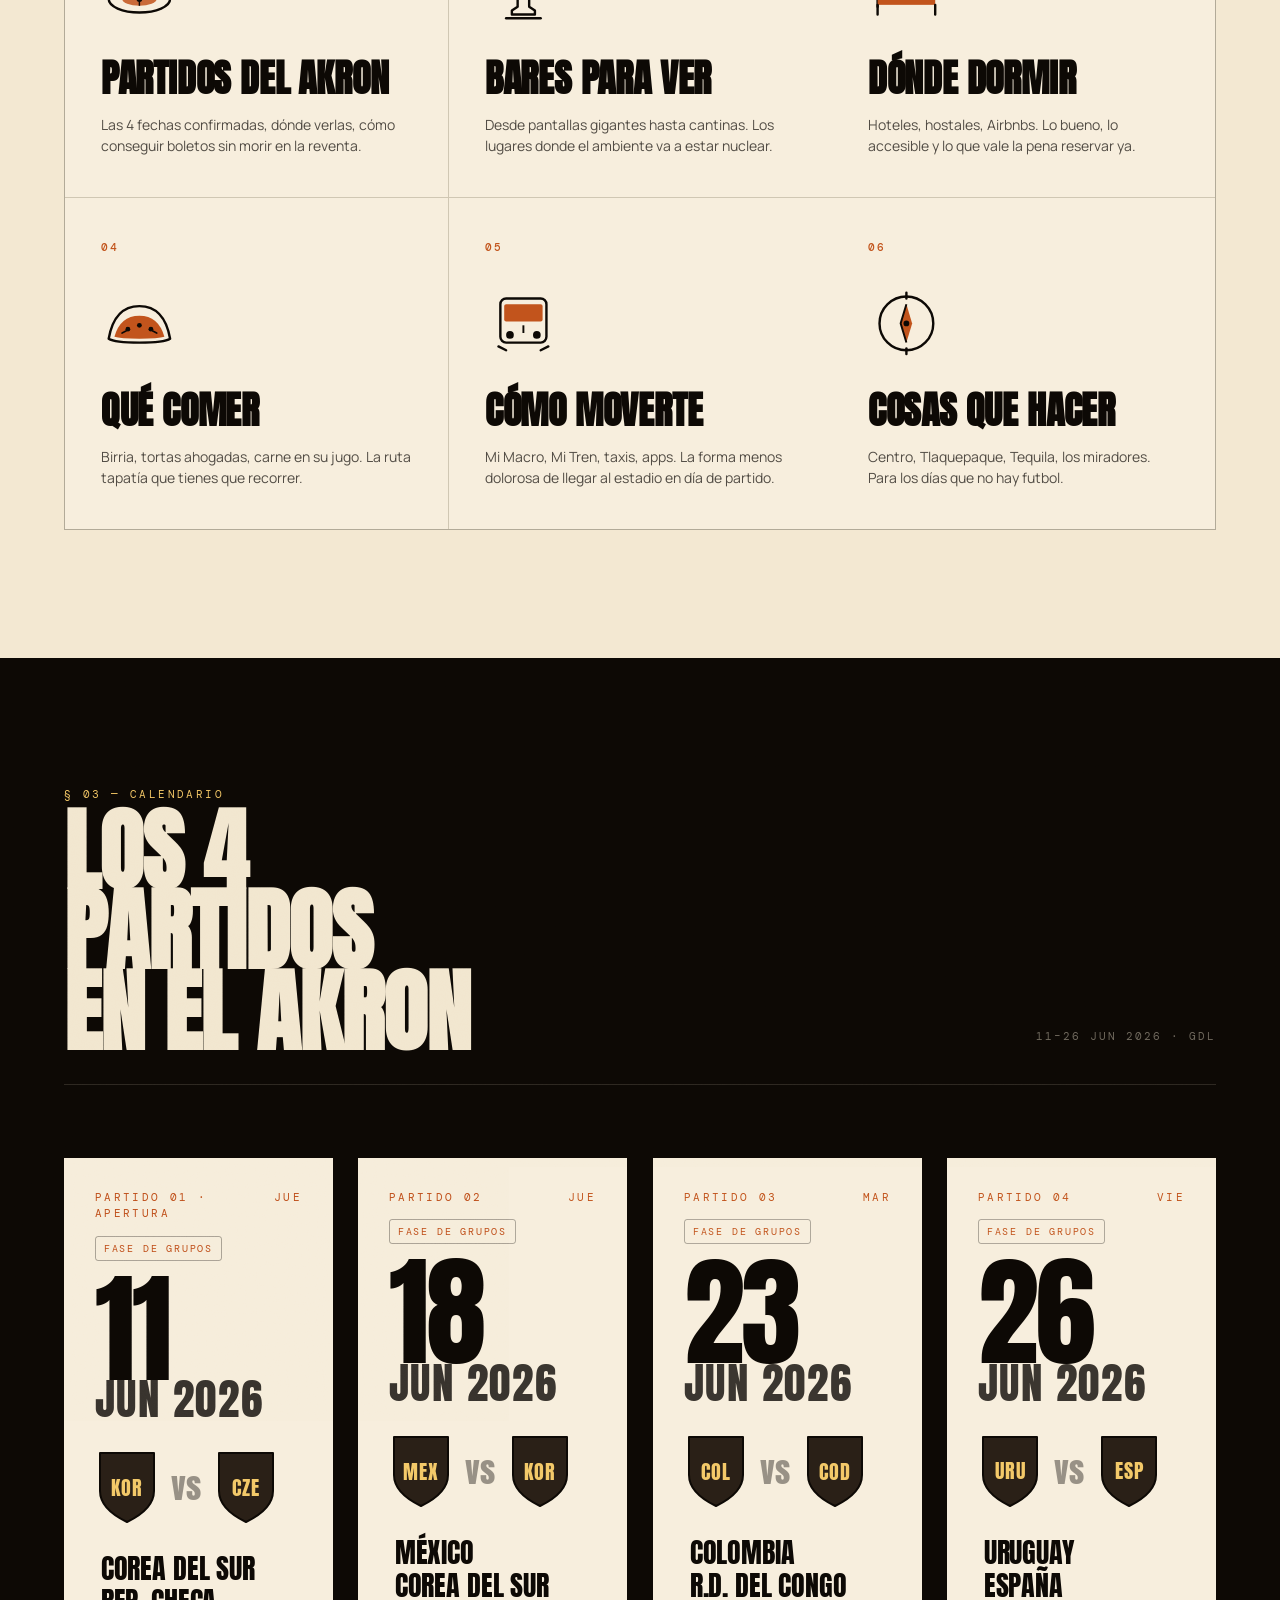
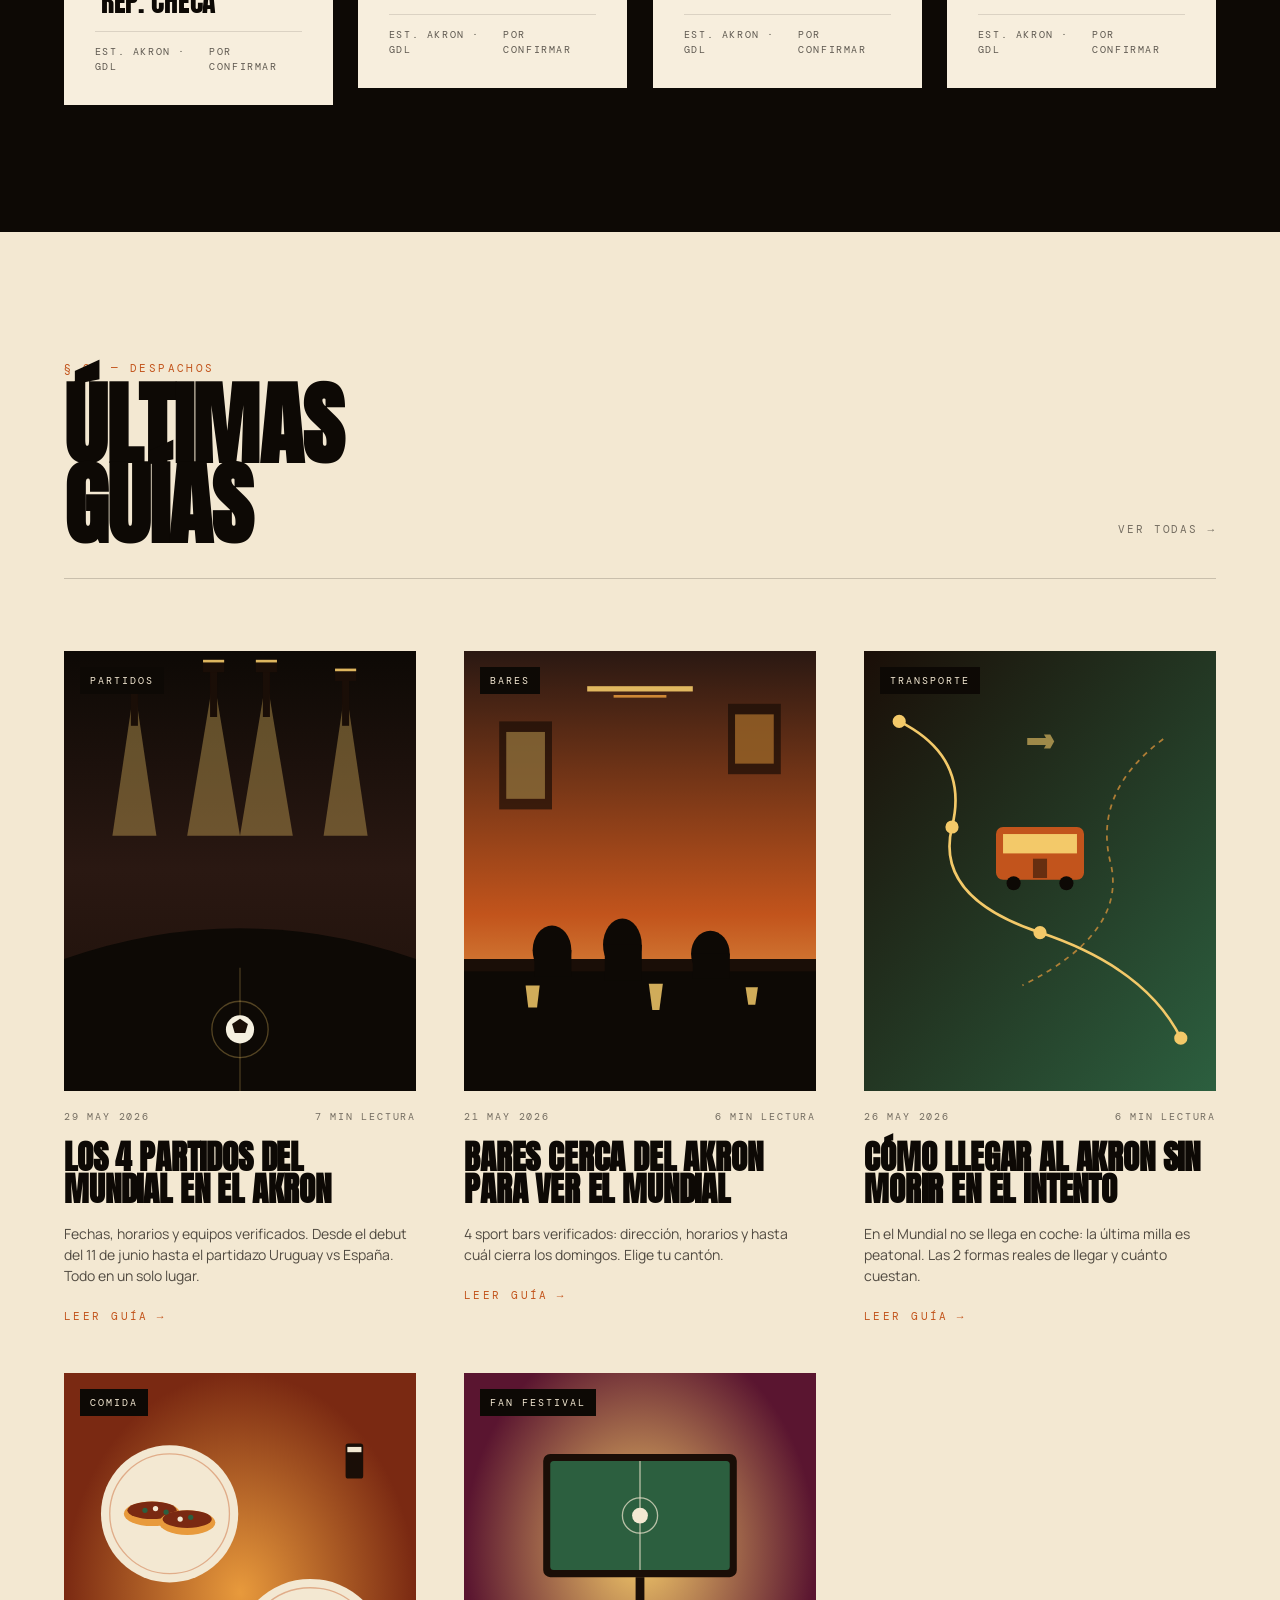
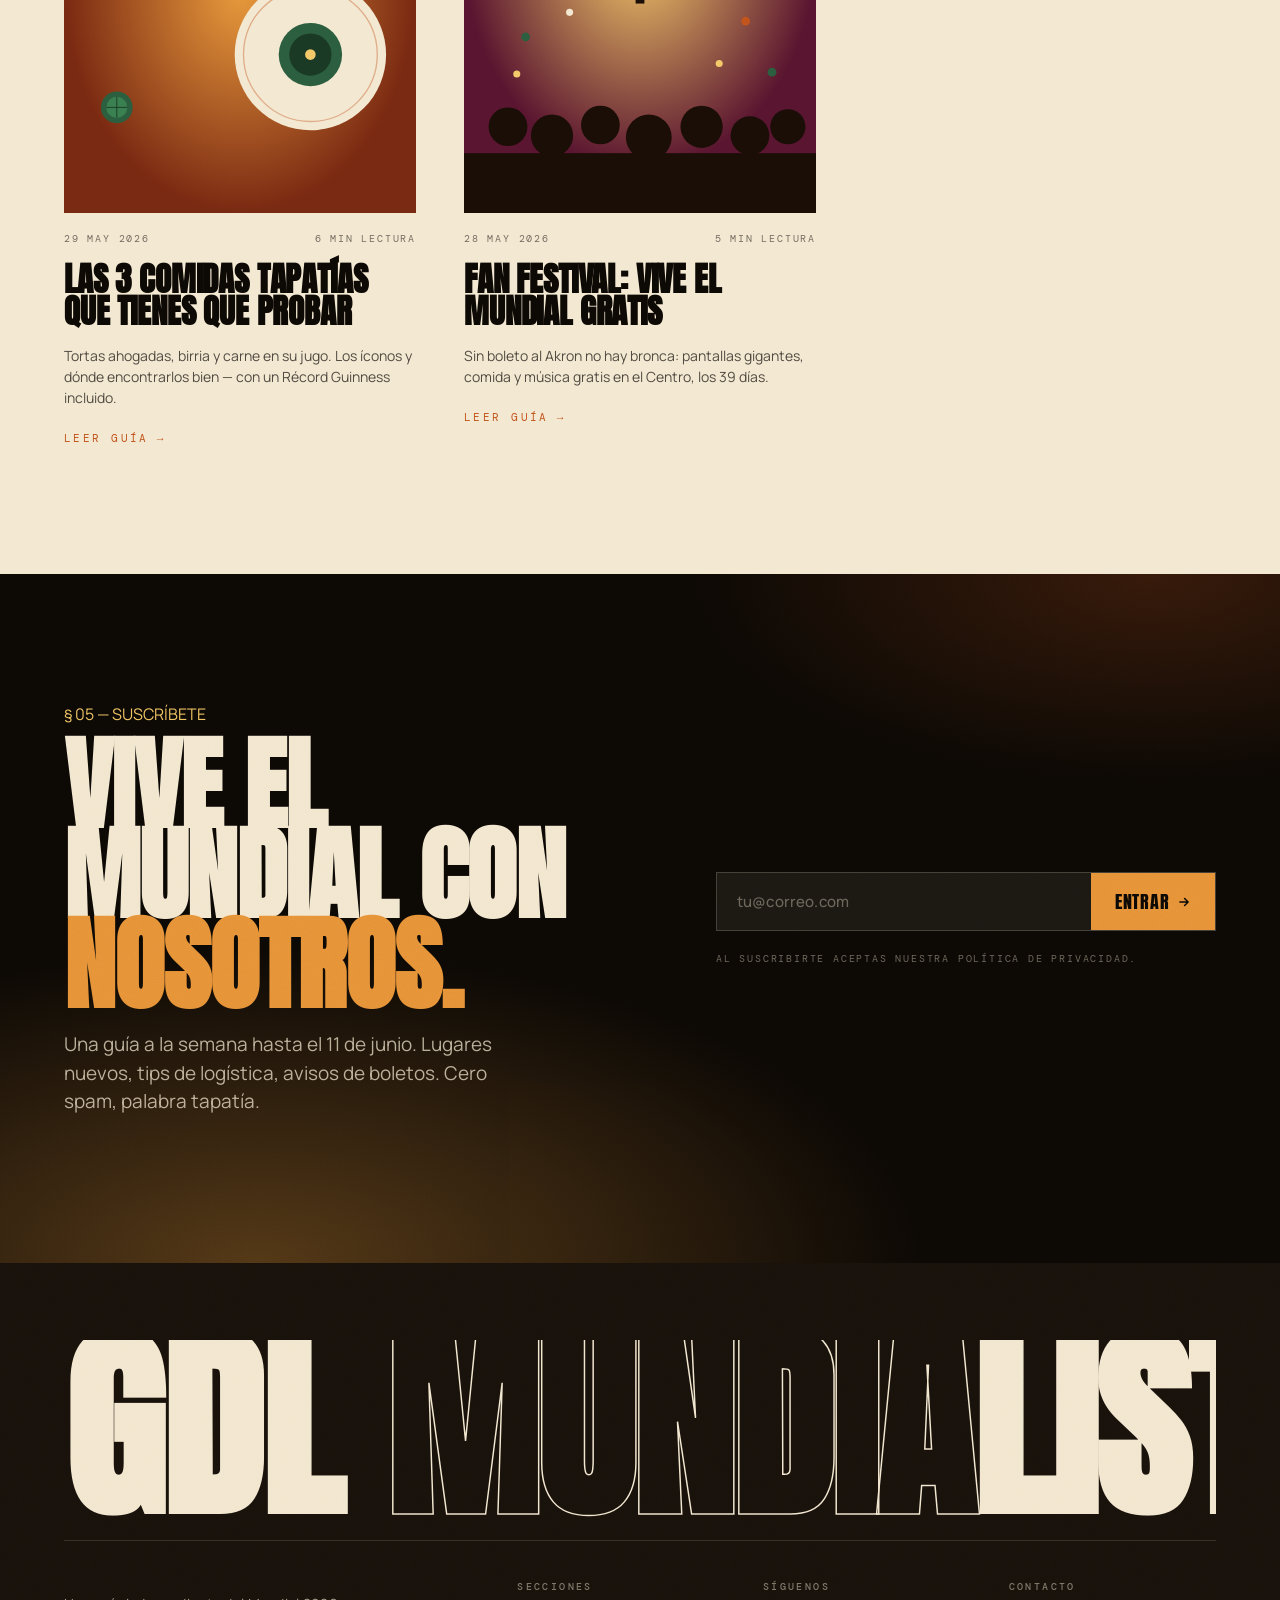
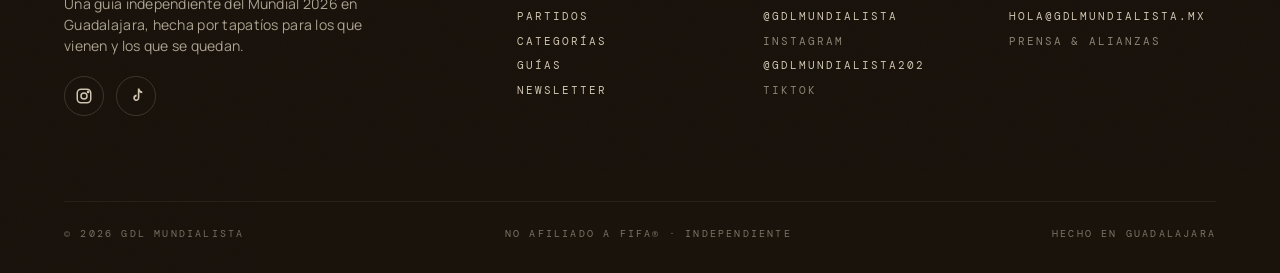
<file: index (6).html>
<!DOCTYPE html>
<html lang="es">
<head>
<meta charset="UTF-8" />
<meta name="viewport" content="width=device-width, initial-scale=1.0" />
<title>GDL Mundialista — Tu guía completa del Mundial 2026 en Guadalajara</title>

<!-- SEO -->
<meta name="description" content="Guía independiente del Mundial 2026 en Guadalajara: los 4 partidos en el Estadio Akron, dónde verlos en bares, dónde dormir, qué comer y cómo moverte. Hecha por tapatíos." />
<meta name="keywords" content="Mundial 2026 Guadalajara, Estadio Akron, partidos Akron, México Mundial 2026, guía Guadalajara Mundial, dónde ver el Mundial GDL" />
<meta name="author" content="GDL Mundialista" />
<meta name="robots" content="index, follow" />
<meta name="theme-color" content="#1a0e07" />
<meta name="google-site-verification" content="5jNsMM8fgte1srIRUj5x-6XwyXR1wkSPtdElSunOH6A" />

<!-- Open Graph -->
<meta property="og:type" content="website" />
<meta property="og:locale" content="es_MX" />
<meta property="og:site_name" content="GDL Mundialista" />
<meta property="og:title" content="GDL Mundialista — Guía del Mundial 2026 en Guadalajara" />
<meta property="og:description" content="Los 4 partidos en el Akron, bares, hospedaje, comida tapatía y cómo moverte. Tu guía completa del Mundial 2026 en GDL." />

<!-- Twitter -->
<meta name="twitter:card" content="summary_large_image" />
<meta name="twitter:title" content="GDL Mundialista — Guía del Mundial 2026 en Guadalajara" />
<meta name="twitter:description" content="Los 4 partidos en el Akron, bares, hospedaje, comida y transporte. Tu guía del Mundial 2026 en GDL." />

<!-- Favicon (emoji inline, sin archivo extra) -->
<link rel="icon" href="data:image/svg+xml,<svg xmlns='http://www.w3.org/2000/svg' viewBox='0 0 100 100'><text y='.9em' font-size='90'>⚽</text></svg>" />

<link rel="preconnect" href="https://fonts.googleapis.com">
<link rel="preconnect" href="https://fonts.gstatic.com" crossorigin>
<link href="https://fonts.googleapis.com/css2?family=Anton&family=Manrope:wght@300;400;500;600;700;800&family=DM+Mono:wght@400;500&display=swap" rel="stylesheet">

<link rel="stylesheet" href="styles.css">
</head>
<body>

<div class="page p-amber d-balanced">

  <!-- ============================ HERO ============================ -->
  <header class="hero grain">
    <div class="hero-sky"></div>
    <div class="hero-stadium">
      <svg viewBox="0 0 1600 240" preserveAspectRatio="none" aria-hidden="true">
        <defs>
          <linearGradient id="stad-grad" x1="0" y1="0" x2="0" y2="1">
            <stop offset="0%" stop-color="#1a0e07" stop-opacity="0.95" />
            <stop offset="100%" stop-color="#000" stop-opacity="1" />
          </linearGradient>
          <linearGradient id="hill-grad" x1="0" y1="0" x2="0" y2="1">
            <stop offset="0%" stop-color="#3a1d0e" stop-opacity="0.7" />
            <stop offset="100%" stop-color="#1a0e07" stop-opacity="0.9" />
          </linearGradient>
        </defs>
        <path d="M0,180 Q200,140 380,165 T720,150 T1080,160 T1400,140 L1600,155 L1600,240 L0,240 Z" fill="url(#hill-grad)" />
        <g fill="url(#stad-grad)" opacity="0.9">
          <rect x="120" y="120" width="18" height="80" />
          <polygon points="120,120 129,90 138,120" />
          <rect x="148" y="125" width="18" height="75" />
          <polygon points="148,125 157,98 166,125" />
          <rect x="105" y="155" width="78" height="45" />
          <line x1="129" y1="80" x2="129" y2="90" stroke="#3a1d0e" stroke-width="1.5" />
          <line x1="157" y1="88" x2="157" y2="98" stroke="#3a1d0e" stroke-width="1.5" />
        </g>
        <g fill="url(#stad-grad)" opacity="0.85">
          <rect x="280" y="160" width="100" height="40" />
          <ellipse cx="330" cy="160" rx="30" ry="20" />
        </g>
        <g fill="url(#stad-grad)">
          <path d="M520,210 L520,180 Q520,170 540,168 L1080,168 Q1100,170 1100,180 L1100,210 Z" />
          <path d="M540,170 Q620,90 810,75 Q1000,90 1080,170 L1080,180 Q1000,110 810,98 Q620,110 540,180 Z" />
          <rect x="510" y="120" width="3" height="80" />
          <circle cx="511.5" cy="115" r="4" />
          <rect x="1107" y="120" width="3" height="80" />
          <circle cx="1108.5" cy="115" r="4" />
        </g>
        <g fill="url(#stad-grad)" opacity="0.9">
          <rect x="1180" y="150" width="22" height="60" />
          <rect x="1210" y="135" width="28" height="75" />
          <rect x="1246" y="155" width="20" height="55" />
          <rect x="1275" y="115" width="32" height="95" />
          <rect x="1315" y="140" width="24" height="70" />
          <rect x="1345" y="150" width="36" height="60" />
          <rect x="1390" y="125" width="22" height="85" />
          <rect x="1420" y="155" width="30" height="55" />
          <rect x="1458" y="138" width="20" height="72" />
          <rect x="1485" y="160" width="60" height="50" />
          <rect x="1552" y="145" width="20" height="65" />
          <line x1="1286" y1="115" x2="1286" y2="95" stroke="#1a0e07" stroke-width="1.5" />
        </g>
        <rect x="0" y="208" width="1600" height="32" fill="#000" />
      </svg>
    </div>

    <nav class="nav">
      <span><b>GDL</b> Mundialista <span class="dot"></span></span>
      <span>GUÍA · 2026</span>
    </nav>

    <div class="hero-content">
      <div class="hero-meta">
        <span>GUADALAJARA · MÉXICO</span>
        <span>VOL. 01 — MUNDIAL ’26</span>
        <span>EST. 2026</span>
      </div>

      <div class="reveal">
        <h1 class="display hero-title">
          <span class="row">GDL</span>
          <span class="row"><span class="accent">MUNDIA</span>LISTA</span>
        </h1>
      </div>

      <div class="reveal reveal-d2">
        <p class="hero-tagline">
          Tu guía completa del Mundial 2026 en Guadalajara.<br/>
          Hecha por y para los que lo van a vivir.
        </p>
      </div>

      <div class="hero-bottom">
        <div class="reveal reveal-d3">
          <div class="clock-eyebrow">
            <span class="pulse"></span>
            <span>Faltan para el primer partido en el Akron · 11 JUN 2026</span>
          </div>
        </div>
        <div class="reveal reveal-d4">
          <div class="clock" id="clock">
            <div class="clock-unit" style="flex:3 1 0">
              <div class="clock-digits" data-unit="days" data-width="3"></div>
              <div class="clock-label">Días</div>
            </div>
            <div class="clock-unit" style="flex:2 1 0">
              <div class="clock-digits" data-unit="hours" data-width="2"></div>
              <div class="clock-label">Horas</div>
            </div>
            <div class="clock-unit" style="flex:2 1 0">
              <div class="clock-digits" data-unit="minutes" data-width="2"></div>
              <div class="clock-label">Min</div>
            </div>
            <div class="clock-unit" style="flex:2 1 0">
              <div class="clock-digits" data-unit="seconds" data-width="2"></div>
              <div class="clock-label">Seg</div>
            </div>
          </div>
        </div>
      </div>
    </div>
  </header>

  <!-- ============================ CATEGORÍAS ============================ -->
  <section class="section" id="categorias">
    <div class="wrap">
      <div class="reveal">
        <header class="sec-header">
          <div>
            <div class="sec-num">§ 02 — ÍNDICE</div>
            <h2>Qué<br/>encontrarás<br/>aquí</h2>
          </div>
          <div class="meta">SEIS CATEGORÍAS · UNA CIUDAD</div>
        </header>
      </div>

      <div class="cat-grid">
        <div class="reveal reveal-d1 cat-card">
          <div class="cat-num">01</div>
          <div class="cat-icon">
            <svg viewBox="0 0 80 80" fill="none">
              <ellipse cx="40" cy="48" rx="32" ry="14" stroke="var(--ink)" stroke-width="2.5"/>
              <ellipse cx="40" cy="48" rx="18" ry="7" fill="var(--sun-3)" opacity="0.85"/>
              <path d="M8 48 Q40 18 72 48" stroke="var(--ink)" stroke-width="2.5" fill="none" stroke-linecap="round"/>
              <line x1="40" y1="41" x2="40" y2="55" stroke="var(--ink)" stroke-width="1.5"/>
              <circle cx="40" cy="48" r="3" fill="var(--ink)"/>
            </svg>
          </div>
          <h3 class="cat-title">Partidos del Akron</h3>
          <p class="cat-desc">Las 4 fechas confirmadas, dónde verlas, cómo conseguir boletos sin morir en la reventa.</p>
        </div>

        <div class="reveal reveal-d2 cat-card">
          <div class="cat-num">02</div>
          <div class="cat-icon">
            <svg viewBox="0 0 80 80" fill="none">
              <path d="M20 16 L60 16 L46 36 L46 56 L52 60 L52 64 L28 64 L28 60 L34 56 L34 36 Z" stroke="var(--ink)" stroke-width="2.5" stroke-linejoin="round"/>
              <path d="M26 24 L54 24 L48 32 L32 32 Z" fill="var(--sun-3)"/>
              <circle cx="40" cy="46" r="2.5" fill="var(--sun-3)"/>
              <line x1="22" y1="68" x2="58" y2="68" stroke="var(--ink)" stroke-width="2.5" stroke-linecap="round"/>
            </svg>
          </div>
          <h3 class="cat-title">Bares para ver</h3>
          <p class="cat-desc">Desde pantallas gigantes hasta cantinas. Los lugares donde el ambiente va a estar nuclear.</p>
        </div>

        <div class="reveal reveal-d3 cat-card">
          <div class="cat-num">03</div>
          <div class="cat-icon">
            <svg viewBox="0 0 80 80" fill="none">
              <path d="M10 56 L10 26 L18 26 L18 40 L62 40 L62 30 Q62 22 54 22 L34 22 Q26 22 26 30 L26 40" stroke="var(--ink)" stroke-width="2.5" stroke-linejoin="round" stroke-linecap="round" fill="none"/>
              <rect x="10" y="40" width="60" height="14" fill="var(--sun-3)"/>
              <path d="M10 54 L10 64 M70 54 L70 64" stroke="var(--ink)" stroke-width="2.5" stroke-linecap="round"/>
              <circle cx="32" cy="32" r="4" fill="var(--ink)"/>
            </svg>
          </div>
          <h3 class="cat-title">Dónde dormir</h3>
          <p class="cat-desc">Hoteles, hostales, Airbnbs. Lo bueno, lo accesible y lo que vale la pena reservar ya.</p>
        </div>

        <div class="reveal reveal-d4 cat-card">
          <div class="cat-num">04</div>
          <div class="cat-icon">
            <svg viewBox="0 0 80 80" fill="none">
              <path d="M8 56 Q14 22 40 22 Q66 22 72 56 Q66 60 40 60 Q14 60 8 56 Z" stroke="var(--ink)" stroke-width="2.5" stroke-linejoin="round" fill="none"/>
              <path d="M14 54 Q20 32 40 32 Q60 32 66 54 Q60 56 40 56 Q20 56 14 54 Z" fill="var(--sun-3)"/>
              <circle cx="28" cy="46" r="2.5" fill="var(--ink)"/>
              <circle cx="40" cy="42" r="2.5" fill="var(--ink)"/>
              <circle cx="52" cy="46" r="2.5" fill="var(--ink)"/>
              <path d="M22 50 L26 48 M54 48 L58 50" stroke="var(--ink)" stroke-width="1.8" stroke-linecap="round"/>
            </svg>
          </div>
          <h3 class="cat-title">Qué comer</h3>
          <p class="cat-desc">Birria, tortas ahogadas, carne en su jugo. La ruta tapatía que tienes que recorrer.</p>
        </div>

        <div class="reveal reveal-d5 cat-card">
          <div class="cat-num">05</div>
          <div class="cat-icon">
            <svg viewBox="0 0 80 80" fill="none">
              <rect x="16" y="14" width="48" height="46" rx="6" stroke="var(--ink)" stroke-width="2.5"/>
              <rect x="20" y="20" width="40" height="18" rx="2" fill="var(--sun-3)"/>
              <circle cx="26" cy="52" r="4" fill="var(--ink)"/>
              <circle cx="54" cy="52" r="4" fill="var(--ink)"/>
              <line x1="40" y1="42" x2="40" y2="50" stroke="var(--ink)" stroke-width="2"/>
              <line x1="14" y1="64" x2="22" y2="68" stroke="var(--ink)" stroke-width="2.5" stroke-linecap="round"/>
              <line x1="66" y1="64" x2="58" y2="68" stroke="var(--ink)" stroke-width="2.5" stroke-linecap="round"/>
            </svg>
          </div>
          <h3 class="cat-title">Cómo moverte</h3>
          <p class="cat-desc">Mi Macro, Mi Tren, taxis, apps. La forma menos dolorosa de llegar al estadio en día de partido.</p>
        </div>

        <div class="reveal reveal-d6 cat-card">
          <div class="cat-num">06</div>
          <div class="cat-icon">
            <svg viewBox="0 0 80 80" fill="none">
              <circle cx="40" cy="40" r="28" stroke="var(--ink)" stroke-width="2.5"/>
              <path d="M40 20 L46 40 L40 60 L34 40 Z" fill="var(--sun-3)"/>
              <path d="M40 20 L34 40 L40 60" stroke="var(--ink)" stroke-width="2" fill="none" stroke-linejoin="round"/>
              <circle cx="40" cy="40" r="3" fill="var(--ink)"/>
              <line x1="40" y1="8" x2="40" y2="14" stroke="var(--ink)" stroke-width="2.5" stroke-linecap="round"/>
              <line x1="40" y1="66" x2="40" y2="72" stroke="var(--ink)" stroke-width="2.5" stroke-linecap="round"/>
            </svg>
          </div>
          <h3 class="cat-title">Cosas que hacer</h3>
          <p class="cat-desc">Centro, Tlaquepaque, Tequila, los miradores. Para los días que no hay futbol.</p>
        </div>
      </div>
    </div>
  </section>

  <!-- ============================ PARTIDOS ============================ -->
  <section class="section section-dark grain" id="partidos">
    <div class="wrap">
      <div class="reveal">
        <header class="sec-header">
          <div>
            <div class="sec-num">§ 03 — CALENDARIO</div>
            <h2>Los 4<br/>partidos<br/>en el Akron</h2>
          </div>
          <div class="meta">11–26 JUN 2026 · GDL</div>
        </header>
      </div>

      <div class="match-grid">

        <!-- Partido 01 -->
        <div class="reveal reveal-d1">
          <article class="match-poster">
            <div class="match-num">
              <span>PARTIDO 01 · APERTURA</span>
              <span>JUE</span>
            </div>
            <span class="match-tag">Fase de grupos</span>
            <div class="match-date">11<span class="small">JUN 2026</span></div>
            <div class="match-shields">
              <div class="shield">
                <svg viewBox="0 0 60 76" fill="none">
                  <defs><clipPath id="s1a"><path d="M3 4 L57 4 L57 42 Q57 60 30 73 Q3 60 3 42 Z"/></clipPath></defs>
                  <g clip-path="url(#s1a)"><rect x="0" y="0" width="60" height="76" fill="#2a2017"/></g>
                  <path d="M3 4 L57 4 L57 42 Q57 60 30 73 Q3 60 3 42 Z" stroke="currentColor" stroke-width="2" fill="none" stroke-linejoin="round"/>
                  <text x="30" y="47" text-anchor="middle" font-family="Anton, sans-serif" font-size="20" fill="#f3c969" letter-spacing="1">KOR</text>
                </svg>
              </div>
              <span class="shield-vs">vs</span>
              <div class="shield">
                <svg viewBox="0 0 60 76" fill="none">
                  <defs><clipPath id="s1b"><path d="M3 4 L57 4 L57 42 Q57 60 30 73 Q3 60 3 42 Z"/></clipPath></defs>
                  <g clip-path="url(#s1b)"><rect x="0" y="0" width="60" height="76" fill="#2a2017"/></g>
                  <path d="M3 4 L57 4 L57 42 Q57 60 30 73 Q3 60 3 42 Z" stroke="currentColor" stroke-width="2" fill="none" stroke-linejoin="round"/>
                  <text x="30" y="47" text-anchor="middle" font-family="Anton, sans-serif" font-size="20" fill="#f3c969" letter-spacing="1">CZE</text>
                </svg>
              </div>
            </div>
            <div class="match-teams">
              <div class="match-team">Corea del Sur</div>
              <div class="match-team">Rep. Checa</div>
            </div>
            <div class="match-line">
              <span>EST. AKRON · GDL</span>
              <span>Por confirmar</span>
            </div>
          </article>
        </div>

        <!-- Partido 02 -->
        <div class="reveal reveal-d2">
          <article class="match-poster">
            <div class="match-num">
              <span>PARTIDO 02</span>
              <span>JUE</span>
            </div>
            <span class="match-tag">Fase de grupos</span>
            <div class="match-date">18<span class="small">JUN 2026</span></div>
            <div class="match-shields">
              <div class="shield">
                <svg viewBox="0 0 60 76" fill="none">
                  <defs><clipPath id="s2a"><path d="M3 4 L57 4 L57 42 Q57 60 30 73 Q3 60 3 42 Z"/></clipPath></defs>
                  <g clip-path="url(#s2a)"><rect x="0" y="0" width="60" height="76" fill="#2a2017"/></g>
                  <path d="M3 4 L57 4 L57 42 Q57 60 30 73 Q3 60 3 42 Z" stroke="currentColor" stroke-width="2" fill="none" stroke-linejoin="round"/>
                  <text x="30" y="47" text-anchor="middle" font-family="Anton, sans-serif" font-size="20" fill="#f3c969" letter-spacing="1">MEX</text>
                </svg>
              </div>
              <span class="shield-vs">vs</span>
              <div class="shield">
                <svg viewBox="0 0 60 76" fill="none">
                  <defs><clipPath id="s2b"><path d="M3 4 L57 4 L57 42 Q57 60 30 73 Q3 60 3 42 Z"/></clipPath></defs>
                  <g clip-path="url(#s2b)"><rect x="0" y="0" width="60" height="76" fill="#2a2017"/></g>
                  <path d="M3 4 L57 4 L57 42 Q57 60 30 73 Q3 60 3 42 Z" stroke="currentColor" stroke-width="2" fill="none" stroke-linejoin="round"/>
                  <text x="30" y="47" text-anchor="middle" font-family="Anton, sans-serif" font-size="20" fill="#f3c969" letter-spacing="1">KOR</text>
                </svg>
              </div>
            </div>
            <div class="match-teams">
              <div class="match-team">México</div>
              <div class="match-team">Corea del Sur</div>
            </div>
            <div class="match-line">
              <span>EST. AKRON · GDL</span>
              <span>Por confirmar</span>
            </div>
          </article>
        </div>

        <!-- Partido 03 -->
        <div class="reveal reveal-d3">
          <article class="match-poster">
            <div class="match-num">
              <span>PARTIDO 03</span>
              <span>MAR</span>
            </div>
            <span class="match-tag">Fase de grupos</span>
            <div class="match-date">23<span class="small">JUN 2026</span></div>
            <div class="match-shields">
              <div class="shield">
                <svg viewBox="0 0 60 76" fill="none">
                  <defs><clipPath id="s3a"><path d="M3 4 L57 4 L57 42 Q57 60 30 73 Q3 60 3 42 Z"/></clipPath></defs>
                  <g clip-path="url(#s3a)"><rect x="0" y="0" width="60" height="76" fill="#2a2017"/></g>
                  <path d="M3 4 L57 4 L57 42 Q57 60 30 73 Q3 60 3 42 Z" stroke="currentColor" stroke-width="2" fill="none" stroke-linejoin="round"/>
                  <text x="30" y="47" text-anchor="middle" font-family="Anton, sans-serif" font-size="20" fill="#f3c969" letter-spacing="1">COL</text>
                </svg>
              </div>
              <span class="shield-vs">vs</span>
              <div class="shield">
                <svg viewBox="0 0 60 76" fill="none">
                  <defs><clipPath id="s3b"><path d="M3 4 L57 4 L57 42 Q57 60 30 73 Q3 60 3 42 Z"/></clipPath></defs>
                  <g clip-path="url(#s3b)"><rect x="0" y="0" width="60" height="76" fill="#2a2017"/></g>
                  <path d="M3 4 L57 4 L57 42 Q57 60 30 73 Q3 60 3 42 Z" stroke="currentColor" stroke-width="2" fill="none" stroke-linejoin="round"/>
                  <text x="30" y="47" text-anchor="middle" font-family="Anton, sans-serif" font-size="20" fill="#f3c969" letter-spacing="1">COD</text>
                </svg>
              </div>
            </div>
            <div class="match-teams">
              <div class="match-team">Colombia</div>
              <div class="match-team">R.D. del Congo</div>
            </div>
            <div class="match-line">
              <span>EST. AKRON · GDL</span>
              <span>Por confirmar</span>
            </div>
          </article>
        </div>

        <!-- Partido 04 (por confirmar) -->
        <div class="reveal reveal-d4">
          <article class="match-poster">
            <div class="match-num">
              <span>PARTIDO 04</span>
              <span>VIE</span>
            </div>
            <span class="match-tag">Fase de grupos</span>
            <div class="match-date">26<span class="small">JUN 2026</span></div>
            <div class="match-shields">
              <div class="shield">
                <svg viewBox="0 0 60 76" fill="none">
                  <defs><clipPath id="s4a"><path d="M3 4 L57 4 L57 42 Q57 60 30 73 Q3 60 3 42 Z"/></clipPath></defs>
                  <g clip-path="url(#s4a)">
                    <rect x="0" y="0" width="60" height="76" fill="#2a2017"/>
                  </g>
                  <path d="M3 4 L57 4 L57 42 Q57 60 30 73 Q3 60 3 42 Z" stroke="currentColor" stroke-width="2" fill="none" stroke-linejoin="round"/>
                  <text x="30" y="46" text-anchor="middle" font-family="Anton, sans-serif" font-size="20" fill="#f3c969" letter-spacing="1">URU</text>
                </svg>
              </div>
              <span class="shield-vs">vs</span>
              <div class="shield">
                <svg viewBox="0 0 60 76" fill="none">
                  <defs><clipPath id="s4b"><path d="M3 4 L57 4 L57 42 Q57 60 30 73 Q3 60 3 42 Z"/></clipPath></defs>
                  <g clip-path="url(#s4b)">
                    <rect x="0" y="0" width="60" height="76" fill="#2a2017"/>
                  </g>
                  <path d="M3 4 L57 4 L57 42 Q57 60 30 73 Q3 60 3 42 Z" stroke="currentColor" stroke-width="2" fill="none" stroke-linejoin="round"/>
                  <text x="30" y="46" text-anchor="middle" font-family="Anton, sans-serif" font-size="20" fill="#f3c969" letter-spacing="1">ESP</text>
                </svg>
              </div>
            </div>
            <div class="match-teams">
              <div class="match-team">Uruguay</div>
              <div class="match-team">España</div>
            </div>
            <div class="match-line">
              <span>EST. AKRON · GDL</span>
              <span>Por confirmar</span>
            </div>
          </article>
        </div>

      </div>
    </div>
  </section>

  <!-- ============================ GUÍAS ============================ -->
  <section class="section" id="guias">
    <div class="wrap">
      <div class="reveal">
        <header class="sec-header">
          <div>
            <div class="sec-num">§ 04 — DESPACHOS</div>
            <h2>Últimas<br/>guías</h2>
          </div>
          <div class="meta">VER TODAS →</div>
        </header>
      </div>

      <div class="guides-grid">

        <a class="reveal reveal-d1 guide" href="partidos.html">
          <div class="guide-cover">
            <span class="guide-cat">Partidos</span>
            <svg viewBox="0 0 400 500" preserveAspectRatio="xMidYMid slice">
              <defs>
                <linearGradient id="gc-prt" x1="0" y1="0" x2="0" y2="1">
                  <stop offset="0%" stop-color="#0d0905"/>
                  <stop offset="50%" stop-color="#2a1812"/>
                  <stop offset="100%" stop-color="#1a0e07"/>
                </linearGradient>
              </defs>
              <rect width="400" height="500" fill="url(#gc-prt)"/>
              <g opacity="0.35">
                <polygon points="80,40 55,210 105,210" fill="#f3c969"/>
                <polygon points="170,30 140,210 200,210" fill="#f3c969"/>
                <polygon points="230,30 200,210 260,210" fill="#f3c969"/>
                <polygon points="320,40 295,210 345,210" fill="#f3c969"/>
              </g>
              <g fill="#1a0e07">
                <rect x="76" y="30" width="8" height="55"/>
                <rect x="68" y="20" width="24" height="14"/>
                <rect x="166" y="20" width="8" height="55"/>
                <rect x="158" y="10" width="24" height="14"/>
                <rect x="226" y="20" width="8" height="55"/>
                <rect x="218" y="10" width="24" height="14"/>
                <rect x="316" y="30" width="8" height="55"/>
                <rect x="308" y="20" width="24" height="14"/>
              </g>
              <g fill="#f3c969" opacity="0.9">
                <rect x="68" y="20" width="24" height="3"/>
                <rect x="158" y="10" width="24" height="3"/>
                <rect x="218" y="10" width="24" height="3"/>
                <rect x="308" y="20" width="24" height="3"/>
              </g>
              <path d="M0 350 Q200 280 400 350 L400 500 L0 500 Z" fill="#0d0905"/>
              <line x1="200" y1="360" x2="200" y2="500" stroke="#f3c969" stroke-width="1.5" opacity="0.25"/>
              <circle cx="200" cy="430" r="32" fill="none" stroke="#f3c969" stroke-width="1.5" opacity="0.3"/>
              <circle cx="200" cy="430" r="16" fill="#f5f0e0"/>
              <polygon points="200,418 209,424 206,434 194,434 191,424" fill="#1a0e07"/>
            </svg>
          </div>
          <div class="guide-meta">
            <span>29 MAY 2026</span>
            <span>7 MIN LECTURA</span>
          </div>
          <h3 class="guide-title">Los 4 partidos del Mundial en el Akron</h3>
          <p class="guide-snip">Fechas, horarios y equipos verificados. Desde el debut del 11 de junio hasta el partidazo Uruguay vs España. Todo en un solo lugar.</p>
          <span class="guide-read">Leer guía</span>
        </a>

        <a class="reveal reveal-d1 guide" href="bares.html">
          <div class="guide-cover">
            <span class="guide-cat">Bares</span>
            <svg viewBox="0 0 400 500" preserveAspectRatio="xMidYMid slice">
              <defs>
                <linearGradient id="gc1" x1="0" y1="0" x2="0" y2="1">
                  <stop offset="0%" stop-color="#2a1812"/>
                  <stop offset="60%" stop-color="#c2541c"/>
                  <stop offset="100%" stop-color="#f3c969"/>
                </linearGradient>
              </defs>
              <rect width="400" height="500" fill="url(#gc1)"/>
              <rect x="40" y="80" width="60" height="100" fill="#1a0e07" opacity="0.7"/>
              <rect x="48" y="92" width="44" height="76" fill="#f3c969" opacity="0.4"/>
              <rect x="300" y="60" width="60" height="80" fill="#1a0e07" opacity="0.7"/>
              <rect x="308" y="72" width="44" height="56" fill="#e89a3c" opacity="0.5"/>
              <rect x="0" y="360" width="400" height="140" fill="#0d0905"/>
              <rect x="0" y="350" width="400" height="14" fill="#1a0e07"/>
              <g fill="#0d0905">
                <ellipse cx="100" cy="340" rx="22" ry="28"/>
                <rect x="80" y="340" width="42" height="30"/>
                <ellipse cx="180" cy="334" rx="22" ry="30"/>
                <rect x="160" y="334" width="42" height="40"/>
                <ellipse cx="280" cy="344" rx="22" ry="26"/>
                <rect x="260" y="344" width="42" height="28"/>
              </g>
              <g fill="#f3c969" opacity="0.85">
                <path d="M70 380 L86 380 L83 405 L73 405 Z"/>
                <path d="M210 378 L226 378 L222 408 L214 408 Z"/>
                <path d="M320 382 L334 382 L331 402 L323 402 Z"/>
              </g>
              <rect x="140" y="40" width="120" height="6" fill="#f3c969" opacity="0.9"/>
              <rect x="170" y="50" width="60" height="3" fill="#e89a3c" opacity="0.85"/>
            </svg>
          </div>
          <div class="guide-meta">
            <span>21 MAY 2026</span>
            <span>6 MIN LECTURA</span>
          </div>
          <h3 class="guide-title">Bares cerca del Akron para ver el Mundial</h3>
          <p class="guide-snip">4 sport bars verificados: dirección, horarios y hasta cuál cierra los domingos. Elige tu cantón.</p>
          <span class="guide-read">Leer guía</span>
        </a>

        <a class="reveal reveal-d2 guide" href="transporte.html">
          <div class="guide-cover">
            <span class="guide-cat">Transporte</span>
            <svg viewBox="0 0 400 500" preserveAspectRatio="xMidYMid slice">
              <defs>
                <linearGradient id="gc2" x1="0" y1="0" x2="1" y2="1">
                  <stop offset="0%" stop-color="#1a0e07"/>
                  <stop offset="100%" stop-color="#2c5f3f"/>
                </linearGradient>
              </defs>
              <rect width="400" height="500" fill="url(#gc2)"/>
              <g stroke="#f3c969" stroke-width="3" fill="none" stroke-linecap="round">
                <path d="M40 80 Q120 120 100 200 Q80 280 200 320 Q320 360 360 440"/>
                <circle cx="40" cy="80" r="6" fill="#f3c969"/>
                <circle cx="100" cy="200" r="6" fill="#f3c969"/>
                <circle cx="200" cy="320" r="6" fill="#f3c969"/>
                <circle cx="360" cy="440" r="6" fill="#f3c969"/>
              </g>
              <g stroke="#e89a3c" stroke-width="2" stroke-dasharray="6 6" fill="none" opacity="0.7">
                <path d="M340 100 Q260 160 280 240 Q300 320 180 380"/>
              </g>
              <g transform="translate(150 200)">
                <rect x="0" y="0" width="100" height="60" rx="8" fill="#c2541c"/>
                <rect x="8" y="8" width="84" height="22" fill="#f3c969"/>
                <circle cx="20" cy="64" r="8" fill="#0d0905"/>
                <circle cx="80" cy="64" r="8" fill="#0d0905"/>
                <rect x="42" y="36" width="16" height="22" fill="#0d0905" opacity="0.5"/>
              </g>
              <text x="200" y="120" text-anchor="middle" font-family="Anton, sans-serif" font-size="48" fill="#f3c969" opacity="0.6">→</text>
            </svg>
          </div>
          <div class="guide-meta">
            <span>26 MAY 2026</span>
            <span>6 MIN LECTURA</span>
          </div>
          <h3 class="guide-title">Cómo llegar al Akron sin morir en el intento</h3>
          <p class="guide-snip">En el Mundial no se llega en coche: la última milla es peatonal. Las 2 formas reales de llegar y cuánto cuestan.</p>
          <span class="guide-read">Leer guía</span>
        </a>

        <a class="reveal reveal-d3 guide" href="comida.html">
          <div class="guide-cover">
            <span class="guide-cat">Comida</span>
            <svg viewBox="0 0 400 500" preserveAspectRatio="xMidYMid slice">
              <defs>
                <radialGradient id="gc3" cx="0.5" cy="0.5">
                  <stop offset="0%" stop-color="#e89a3c"/>
                  <stop offset="100%" stop-color="#7a2912"/>
                </radialGradient>
              </defs>
              <rect width="400" height="500" fill="url(#gc3)"/>
              <circle cx="120" cy="160" r="78" fill="#f3e8d2"/>
              <circle cx="120" cy="160" r="68" fill="none" stroke="#c2541c" stroke-width="1.5" opacity="0.4"/>
              <g>
                <ellipse cx="100" cy="160" rx="32" ry="14" fill="#e89a3c"/>
                <ellipse cx="100" cy="156" rx="28" ry="10" fill="#7a2912"/>
                <ellipse cx="140" cy="170" rx="32" ry="14" fill="#e89a3c"/>
                <ellipse cx="140" cy="166" rx="28" ry="10" fill="#7a2912"/>
                <circle cx="92" cy="156" r="3" fill="#2c5f3f"/>
                <circle cx="104" cy="154" r="3" fill="#f3e8d2"/>
                <circle cx="116" cy="158" r="3" fill="#2c5f3f"/>
                <circle cx="132" cy="166" r="3" fill="#f3e8d2"/>
                <circle cx="144" cy="164" r="3" fill="#2c5f3f"/>
              </g>
              <circle cx="280" cy="320" r="86" fill="#f3e8d2"/>
              <circle cx="280" cy="320" r="76" fill="none" stroke="#c2541c" stroke-width="1.5" opacity="0.4"/>
              <g>
                <circle cx="280" cy="320" r="36" fill="#2c5f3f"/>
                <circle cx="280" cy="320" r="24" fill="#1a3a26"/>
                <circle cx="280" cy="320" r="6" fill="#f3c969"/>
              </g>
              <circle cx="60" cy="380" r="18" fill="#2c5f3f"/>
              <circle cx="60" cy="380" r="12" fill="#3a8050"/>
              <line x1="60" y1="368" x2="60" y2="392" stroke="#1a3a26" stroke-width="1"/>
              <line x1="48" y1="380" x2="72" y2="380" stroke="#1a3a26" stroke-width="1"/>
              <rect x="320" y="80" width="20" height="40" rx="3" fill="#1a0e07"/>
              <rect x="322" y="84" width="16" height="6" fill="#f3e8d2"/>
            </svg>
          </div>
          <div class="guide-meta">
            <span>29 MAY 2026</span>
            <span>6 MIN LECTURA</span>
          </div>
          <h3 class="guide-title">Las 3 comidas tapatías que tienes que probar</h3>
          <p class="guide-snip">Tortas ahogadas, birria y carne en su jugo. Los íconos y dónde encontrarlos bien — con un Récord Guinness incluido.</p>
          <span class="guide-read">Leer guía</span>
        </a>

        <a class="reveal reveal-d3 guide" href="fan-fest.html">
          <div class="guide-cover">
            <span class="guide-cat">Fan Festival</span>
            <svg viewBox="0 0 400 500" preserveAspectRatio="xMidYMid slice">
              <defs>
                <radialGradient id="gcff" cx="0.5" cy="0.4">
                  <stop offset="0%" stop-color="#f3c969"/>
                  <stop offset="100%" stop-color="#5a1530"/>
                </radialGradient>
              </defs>
              <rect width="400" height="500" fill="url(#gcff)"/>
              <rect x="90" y="92" width="220" height="140" rx="8" fill="#1a0e07"/>
              <rect x="98" y="100" width="204" height="124" rx="4" fill="#2c5f3f"/>
              <line x1="200" y1="100" x2="200" y2="224" stroke="#f3e8d2" stroke-width="1.5" opacity="0.7"/>
              <circle cx="200" cy="162" r="20" fill="none" stroke="#f3e8d2" stroke-width="1.5" opacity="0.7"/>
              <circle cx="200" cy="162" r="9" fill="#f3e8d2"/>
              <rect x="195" y="232" width="10" height="30" fill="#1a0e07"/>
              <circle cx="70" cy="300" r="5" fill="#2c5f3f"/>
              <circle cx="320" cy="282" r="5" fill="#c2541c"/>
              <circle cx="120" cy="272" r="4" fill="#f3e8d2"/>
              <circle cx="290" cy="330" r="4" fill="#f3c969"/>
              <circle cx="60" cy="342" r="4" fill="#f3c969"/>
              <circle cx="350" cy="340" r="5" fill="#2c5f3f"/>
              <g fill="#1a0e07">
                <circle cx="50" cy="402" r="22"/><circle cx="100" cy="412" r="24"/>
                <circle cx="155" cy="400" r="22"/><circle cx="210" cy="414" r="26"/>
                <circle cx="270" cy="402" r="24"/><circle cx="325" cy="412" r="22"/>
                <circle cx="368" cy="402" r="20"/>
              </g>
              <rect x="0" y="432" width="400" height="70" fill="#1a0e07"/>
            </svg>
          </div>
          <div class="guide-meta">
            <span>28 MAY 2026</span>
            <span>5 MIN LECTURA</span>
          </div>
          <h3 class="guide-title">Fan Festival: vive el Mundial gratis</h3>
          <p class="guide-snip">Sin boleto al Akron no hay bronca: pantallas gigantes, comida y música gratis en el Centro, los 39 días.</p>
          <span class="guide-read">Leer guía</span>
        </a>

      </div>
    </div>
  </section>

  <!-- ============================ NEWSLETTER ============================ -->
  <section class="section newsletter grain" id="newsletter">
    <div class="newsletter-bg"></div>
    <div class="wrap" style="position:relative; z-index:2">
      <div class="newsletter-inner">
        <div class="reveal">
          <div>
            <div class="sec-num" style="color:var(--sun-1); margin-bottom:14px">§ 05 — SUSCRÍBETE</div>
            <h2>Vive el<br/>Mundial con<br/><span class="accent">nosotros.</span></h2>
            <p>Una guía a la semana hasta el 11 de junio. Lugares nuevos, tips de logística, avisos de boletos. Cero spam, palabra tapatía.</p>
          </div>
        </div>

        <div class="reveal reveal-d2">
          <form class="newsletter-form" id="nl-form">
            <div class="input-wrap">
              <input type="email" placeholder="tu@correo.com" required />
              <button type="submit">ENTRAR <svg viewBox="0 0 24 24" width="14" height="14" fill="none" stroke="currentColor" stroke-width="2.5" stroke-linecap="round"><path d="M5 12h14M13 6l6 6-6 6"/></svg></button>
            </div>
            <div class="newsletter-fine" id="nl-fine">AL SUSCRIBIRTE ACEPTAS NUESTRA POLÍTICA DE PRIVACIDAD.</div>
          </form>
        </div>
      </div>
    </div>
  </section>

  <!-- ============================ FOOTER ============================ -->
  <footer class="footer grain">
    <div style="max-width:1320px; margin:0 auto">
      <h2 class="footer-wordmark">GDL <span class="stroke">MUNDIA</span>LISTA</h2>
    </div>
    <div class="footer-grid">
      <div class="footer-col">
        <p class="footer-tag">Una guía independiente del Mundial 2026 en Guadalajara, hecha por tapatíos para los que vienen y los que se quedan.</p>
        <div class="footer-social">
          <a href="https://www.instagram.com/gdlmundialista" aria-label="Instagram" target="_blank" rel="noopener">
            <svg viewBox="0 0 24 24" width="18" height="18" fill="none" stroke="currentColor" stroke-width="2" stroke-linecap="round" stroke-linejoin="round"><rect x="3" y="3" width="18" height="18" rx="5"/><circle cx="12" cy="12" r="4"/><circle cx="17.5" cy="6.5" r="0.8" fill="currentColor"/></svg>
          </a>
          <a href="https://www.tiktok.com/@gdlmundialista202" aria-label="TikTok" target="_blank" rel="noopener">
            <svg viewBox="0 0 24 24" width="18" height="18" fill="currentColor"><path d="M16.6 2c.4 2.2 1.6 3.6 3.8 3.9v2.4c-1.4 0-2.7-.4-3.8-1.2V14c0 4.7-5.1 6.2-7.4 3-1.9-2.7-.2-7 3.6-7v2.6c-.6.1-1.3.4-1.7 1-1.2 1.8 0 3.4 2 2.8 1-.3 1.3-1.2 1.3-2V2h2.2z"/></svg>
          </a>
        </div>
      </div>
      <div class="footer-col">
        <h4>SECCIONES</h4>
        <a href="#partidos">Partidos</a>
        <a href="#categorias">Categorías</a>
        <a href="#guias">Guías</a>
        <a href="#newsletter">Newsletter</a>
      </div>
      <div class="footer-col">
        <h4>SÍGUENOS</h4>
        <a href="https://www.instagram.com/gdlmundialista" target="_blank" rel="noopener">@gdlmundialista</a>
        <span style="opacity:0.55">Instagram</span>
        <a href="https://www.tiktok.com/@gdlmundialista202" target="_blank" rel="noopener">@gdlmundialista202</a>
        <span style="opacity:0.55">TikTok</span>
      </div>
      <div class="footer-col">
        <h4>CONTACTO</h4>
        <a href="mailto:hola@gdlmundialista.mx">hola@gdlmundialista.mx</a>
        <span style="opacity:0.55">Prensa & alianzas</span>
      </div>
    </div>
    <div class="footer-base">
      <span>© 2026 GDL MUNDIALISTA</span>
      <span>NO AFILIADO A FIFA® · INDEPENDIENTE</span>
      <span>HECHO EN GUADALAJARA</span>
    </div>
  </footer>

</div>

<script>
/* ---------- Reveal on scroll ---------- */
(function () {
  var registry = new Set();
  document.querySelectorAll('.reveal').forEach(function (el) { registry.add(el); });
  function check() {
    var trigger = window.innerHeight * 0.9;
    registry.forEach(function (el) {
      var r = el.getBoundingClientRect();
      if (r.top < trigger && r.bottom > 0) { el.classList.add('in'); registry.delete(el); }
    });
  }
  var scheduled = false;
  function schedule() {
    if (scheduled) return;
    scheduled = true;
    requestAnimationFrame(function () { scheduled = false; check(); });
  }
  window.addEventListener('scroll', schedule, { passive: true });
  window.addEventListener('resize', schedule);
  check();
  setTimeout(function () {
    document.querySelectorAll('.reveal').forEach(function (el) { el.classList.add('in'); });
  }, 2500);
})();

/* ---------- Flip clock countdown ---------- */
(function () {
  var TARGET = new Date("2026-06-11T12:00:00-06:00").getTime();
  var containers = Array.prototype.slice.call(document.querySelectorAll('.clock-digits'));

  function remaining() {
    var diff = Math.max(0, TARGET - Date.now());
    var d = Math.floor(diff / 86400000); diff -= d * 86400000;
    var h = Math.floor(diff / 3600000); diff -= h * 3600000;
    var m = Math.floor(diff / 60000); diff -= m * 60000;
    var s = Math.floor(diff / 1000);
    return { days: d, hours: h, minutes: m, seconds: s };
  }

  function ensureDigits(c, width) {
    if (c.children.length === width) return;
    c.innerHTML = '';
    for (var i = 0; i < width; i++) {
      var dd = document.createElement('div');
      dd.className = 'clock-digit';
      dd.appendChild(document.createElement('span'));
      c.appendChild(dd);
    }
  }

  function render() {
    var t = remaining();
    containers.forEach(function (c) {
      var unit = c.getAttribute('data-unit');
      var width = parseInt(c.getAttribute('data-width'), 10);
      ensureDigits(c, width);
      var str = String(Math.max(0, t[unit])).padStart(width, '0');
      for (var i = 0; i < width; i++) {
        var digitBox = c.children[i];
        var span = digitBox.firstChild;
        if (span.textContent !== str[i]) {
          span.textContent = str[i];
          digitBox.classList.add('flip');
          (function (node) { setTimeout(function () { node.classList.remove('flip'); }, 500); })(digitBox);
        }
      }
    });
  }

  render();
  setInterval(render, 1000);
})();

/* ---------- Newsletter (visual, sin backend) ---------- */
(function () {
  var form = document.getElementById('nl-form');
  if (!form) return;
  var input = form.querySelector('input');
  var btn = form.querySelector('button');
  var fine = document.getElementById('nl-fine');
  var defaultBtn = btn.innerHTML;
  form.addEventListener('submit', function (e) {
    e.preventDefault();
    if (input.value.indexOf('@') === -1) return;
    btn.classList.add('is-done');
    btn.innerHTML = '✓ LISTO';
    fine.textContent = 'Nos vemos en tu inbox. Bienvenido al equipo.';
  });
  input.addEventListener('input', function () {
    if (!btn.classList.contains('is-done')) return;
    btn.classList.remove('is-done');
    btn.innerHTML = defaultBtn;
    fine.textContent = 'AL SUSCRIBIRTE ACEPTAS NUESTRA POLÍTICA DE PRIVACIDAD.';
  });
})();
</script>
</body>
</html>
</file>
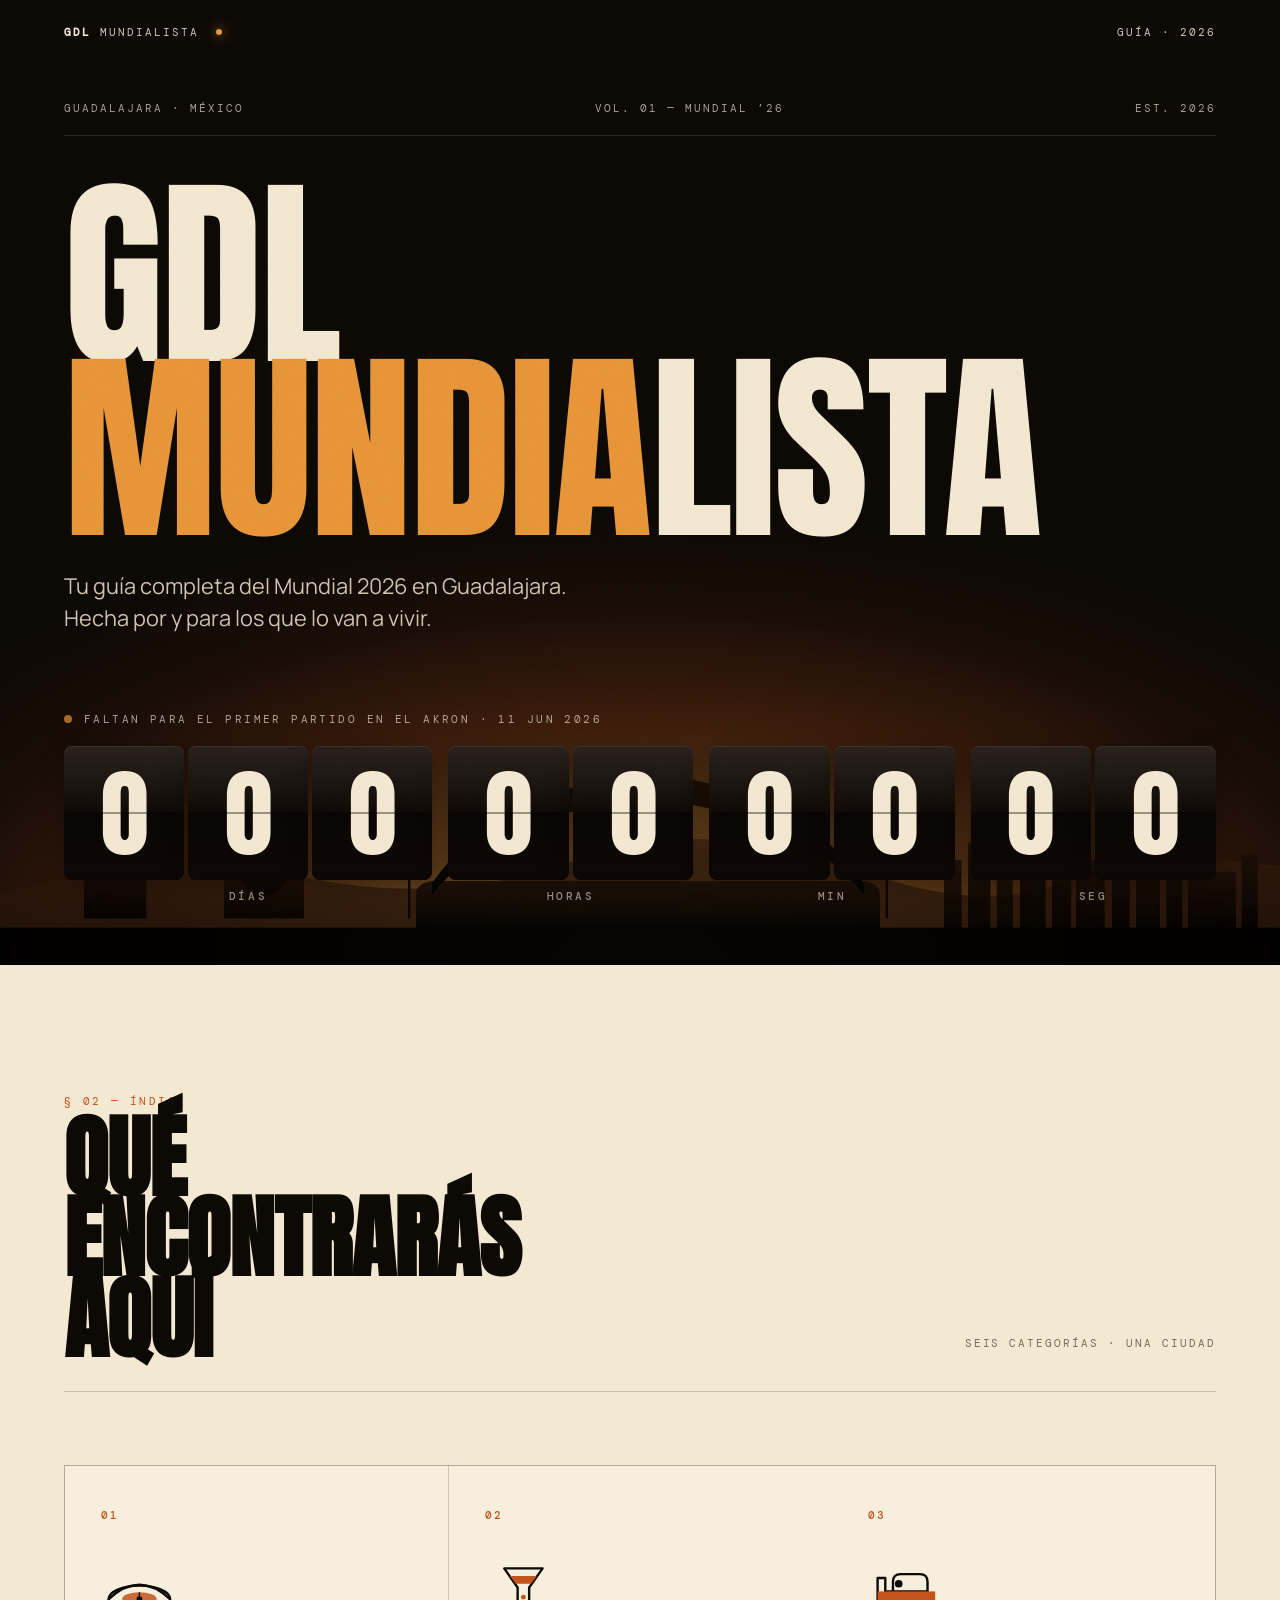
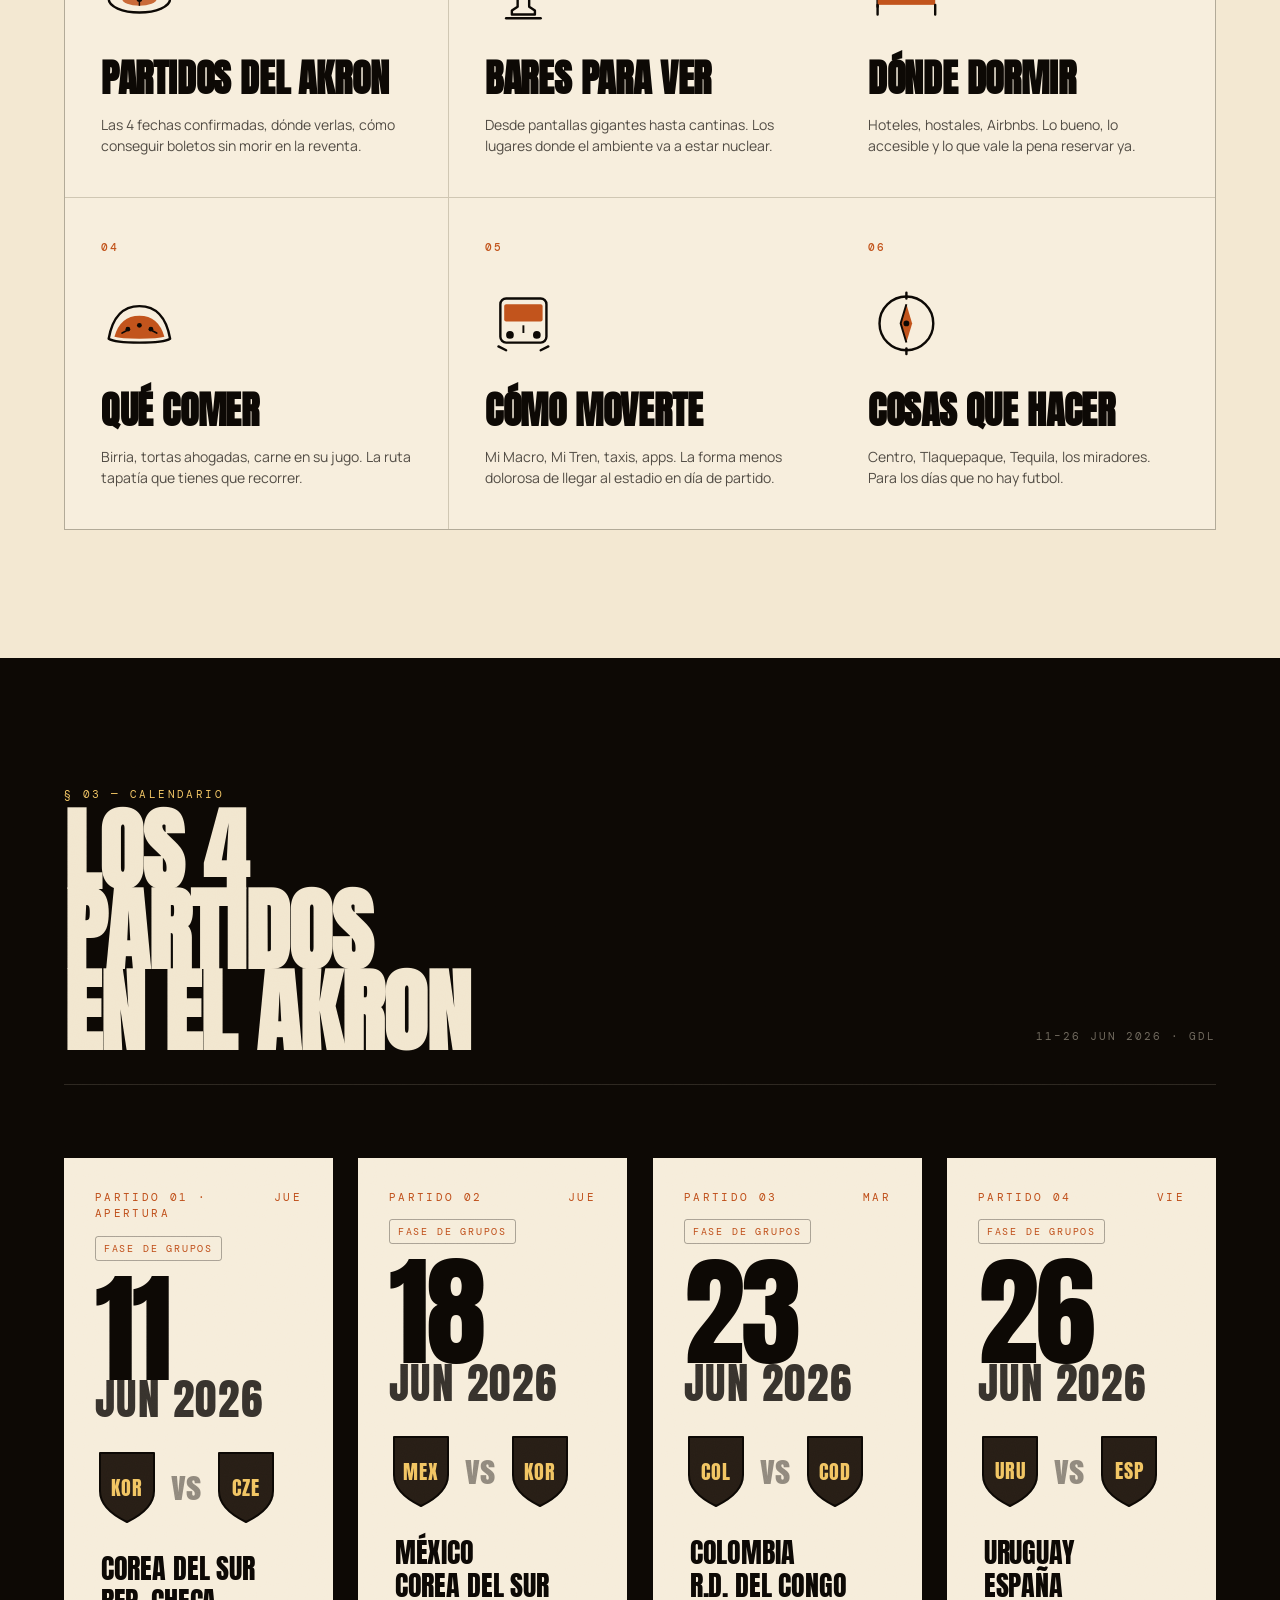
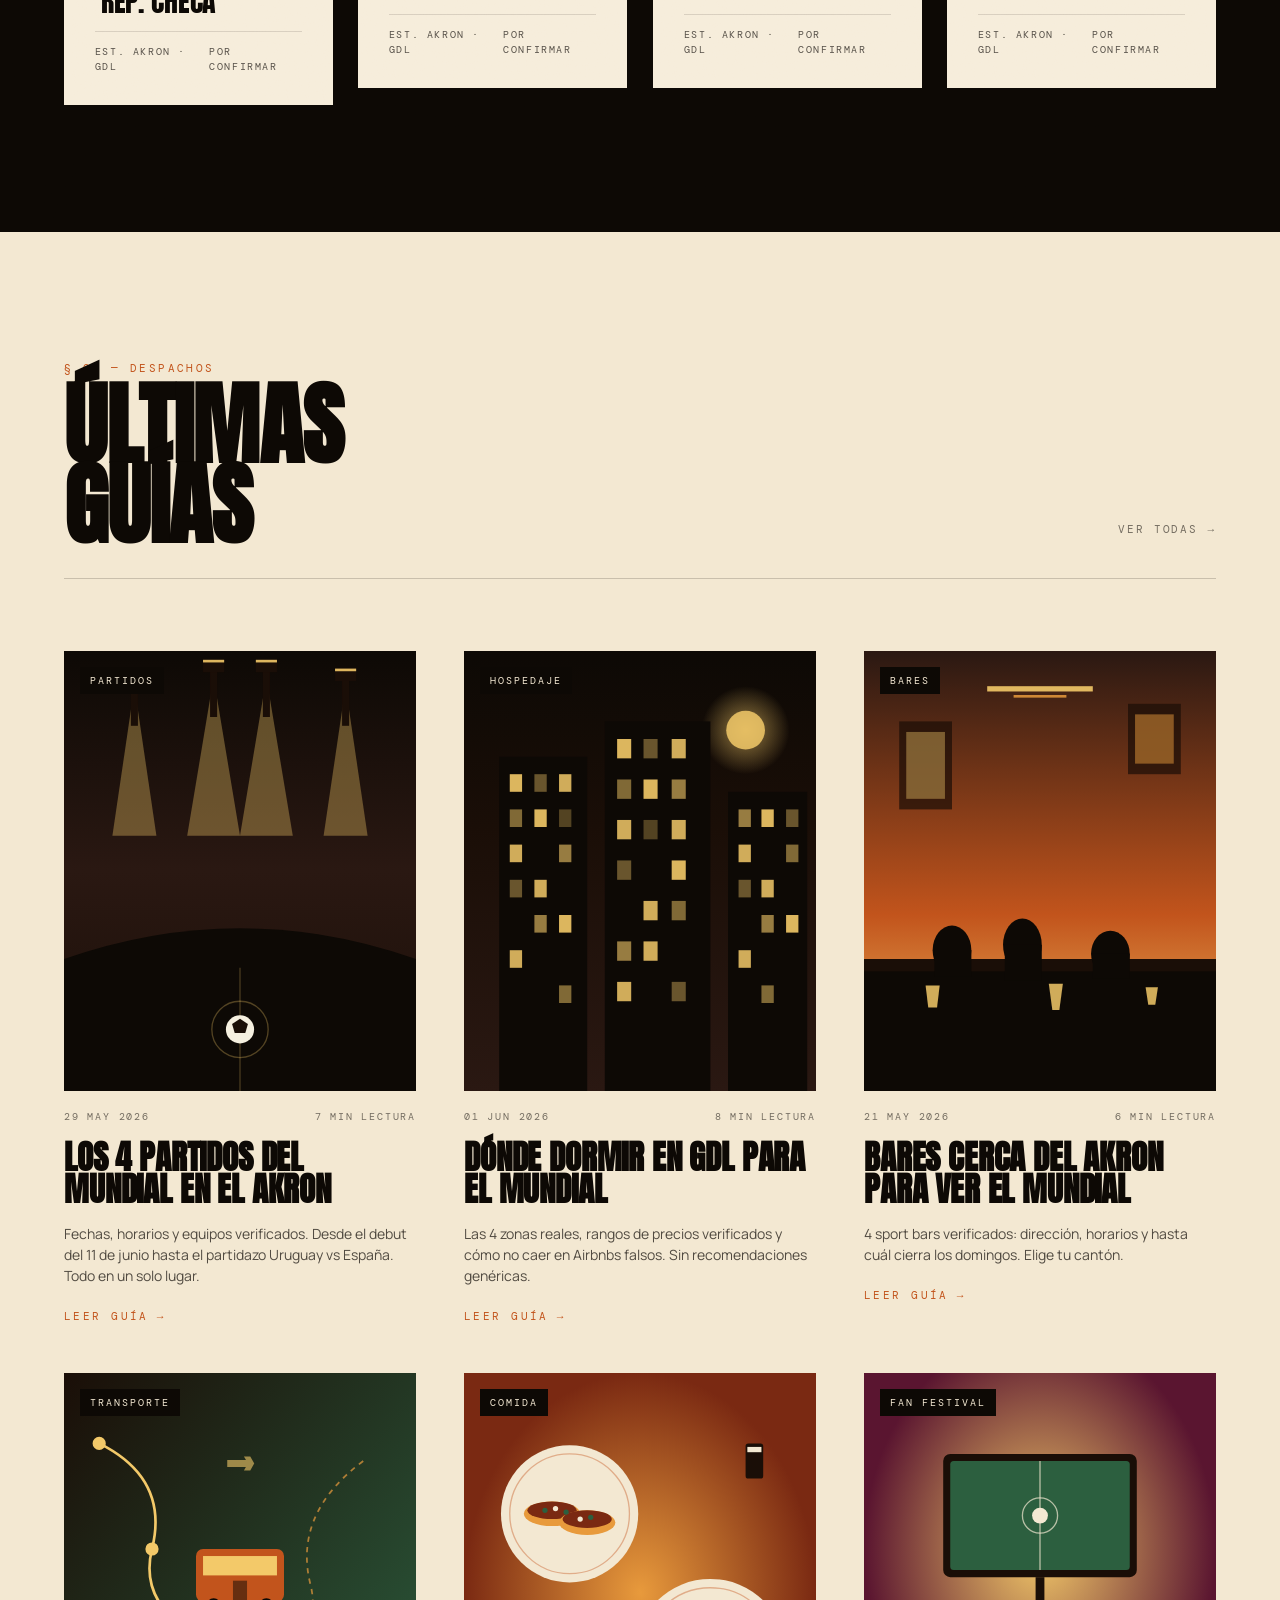
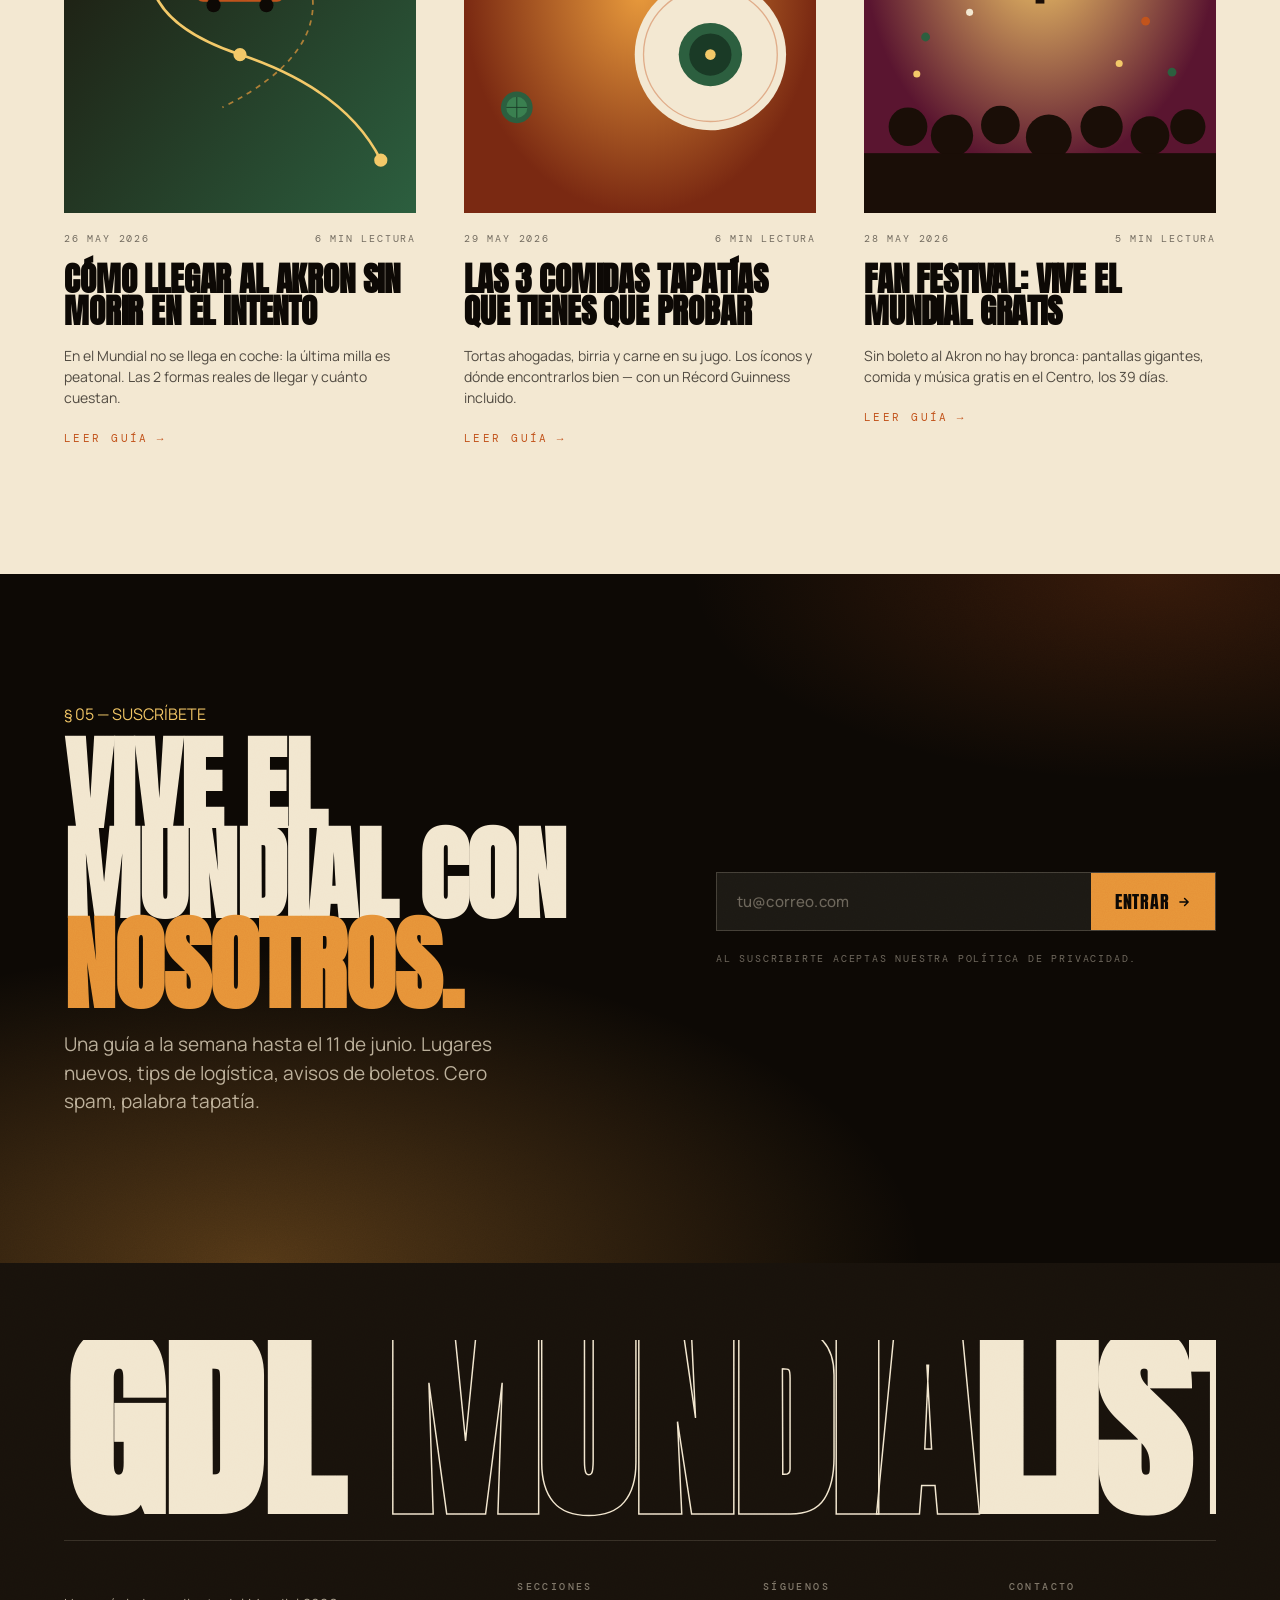
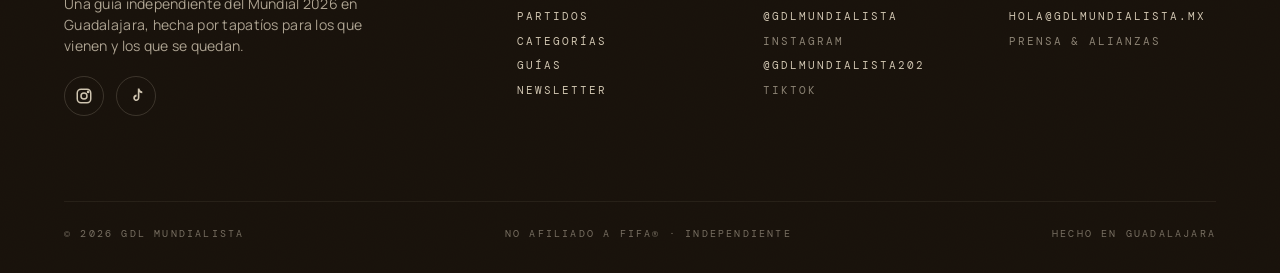
<file: index (7).html>
<!DOCTYPE html>
<html lang="es">
<head>
<meta charset="UTF-8" />
<meta name="viewport" content="width=device-width, initial-scale=1.0" />
<title>GDL Mundialista — Tu guía completa del Mundial 2026 en Guadalajara</title>

<!-- SEO -->
<meta name="description" content="Guía independiente del Mundial 2026 en Guadalajara: los 4 partidos en el Estadio Akron, dónde verlos en bares, dónde dormir, qué comer y cómo moverte. Hecha por tapatíos." />
<meta name="keywords" content="Mundial 2026 Guadalajara, Estadio Akron, partidos Akron, México Mundial 2026, guía Guadalajara Mundial, dónde ver el Mundial GDL" />
<meta name="author" content="GDL Mundialista" />
<meta name="robots" content="index, follow" />
<meta name="theme-color" content="#1a0e07" />
<meta name="google-site-verification" content="5jNsMM8fgte1srIRUj5x-6XwyXR1wkSPtdElSunOH6A" />

<!-- Open Graph -->
<meta property="og:type" content="website" />
<meta property="og:locale" content="es_MX" />
<meta property="og:site_name" content="GDL Mundialista" />
<meta property="og:title" content="GDL Mundialista — Guía del Mundial 2026 en Guadalajara" />
<meta property="og:description" content="Los 4 partidos en el Akron, bares, hospedaje, comida tapatía y cómo moverte. Tu guía completa del Mundial 2026 en GDL." />

<!-- Twitter -->
<meta name="twitter:card" content="summary_large_image" />
<meta name="twitter:title" content="GDL Mundialista — Guía del Mundial 2026 en Guadalajara" />
<meta name="twitter:description" content="Los 4 partidos en el Akron, bares, hospedaje, comida y transporte. Tu guía del Mundial 2026 en GDL." />

<!-- Favicon (emoji inline, sin archivo extra) -->
<link rel="icon" href="data:image/svg+xml,<svg xmlns='http://www.w3.org/2000/svg' viewBox='0 0 100 100'><text y='.9em' font-size='90'>⚽</text></svg>" />

<link rel="preconnect" href="https://fonts.googleapis.com">
<link rel="preconnect" href="https://fonts.gstatic.com" crossorigin>
<link href="https://fonts.googleapis.com/css2?family=Anton&family=Manrope:wght@300;400;500;600;700;800&family=DM+Mono:wght@400;500&display=swap" rel="stylesheet">

<link rel="stylesheet" href="styles.css">
</head>
<body>

<div class="page p-amber d-balanced">

  <!-- ============================ HERO ============================ -->
  <header class="hero grain">
    <div class="hero-sky"></div>
    <div class="hero-stadium">
      <svg viewBox="0 0 1600 240" preserveAspectRatio="none" aria-hidden="true">
        <defs>
          <linearGradient id="stad-grad" x1="0" y1="0" x2="0" y2="1">
            <stop offset="0%" stop-color="#1a0e07" stop-opacity="0.95" />
            <stop offset="100%" stop-color="#000" stop-opacity="1" />
          </linearGradient>
          <linearGradient id="hill-grad" x1="0" y1="0" x2="0" y2="1">
            <stop offset="0%" stop-color="#3a1d0e" stop-opacity="0.7" />
            <stop offset="100%" stop-color="#1a0e07" stop-opacity="0.9" />
          </linearGradient>
        </defs>
        <path d="M0,180 Q200,140 380,165 T720,150 T1080,160 T1400,140 L1600,155 L1600,240 L0,240 Z" fill="url(#hill-grad)" />
        <g fill="url(#stad-grad)" opacity="0.9">
          <rect x="120" y="120" width="18" height="80" />
          <polygon points="120,120 129,90 138,120" />
          <rect x="148" y="125" width="18" height="75" />
          <polygon points="148,125 157,98 166,125" />
          <rect x="105" y="155" width="78" height="45" />
          <line x1="129" y1="80" x2="129" y2="90" stroke="#3a1d0e" stroke-width="1.5" />
          <line x1="157" y1="88" x2="157" y2="98" stroke="#3a1d0e" stroke-width="1.5" />
        </g>
        <g fill="url(#stad-grad)" opacity="0.85">
          <rect x="280" y="160" width="100" height="40" />
          <ellipse cx="330" cy="160" rx="30" ry="20" />
        </g>
        <g fill="url(#stad-grad)">
          <path d="M520,210 L520,180 Q520,170 540,168 L1080,168 Q1100,170 1100,180 L1100,210 Z" />
          <path d="M540,170 Q620,90 810,75 Q1000,90 1080,170 L1080,180 Q1000,110 810,98 Q620,110 540,180 Z" />
          <rect x="510" y="120" width="3" height="80" />
          <circle cx="511.5" cy="115" r="4" />
          <rect x="1107" y="120" width="3" height="80" />
          <circle cx="1108.5" cy="115" r="4" />
        </g>
        <g fill="url(#stad-grad)" opacity="0.9">
          <rect x="1180" y="150" width="22" height="60" />
          <rect x="1210" y="135" width="28" height="75" />
          <rect x="1246" y="155" width="20" height="55" />
          <rect x="1275" y="115" width="32" height="95" />
          <rect x="1315" y="140" width="24" height="70" />
          <rect x="1345" y="150" width="36" height="60" />
          <rect x="1390" y="125" width="22" height="85" />
          <rect x="1420" y="155" width="30" height="55" />
          <rect x="1458" y="138" width="20" height="72" />
          <rect x="1485" y="160" width="60" height="50" />
          <rect x="1552" y="145" width="20" height="65" />
          <line x1="1286" y1="115" x2="1286" y2="95" stroke="#1a0e07" stroke-width="1.5" />
        </g>
        <rect x="0" y="208" width="1600" height="32" fill="#000" />
      </svg>
    </div>

    <nav class="nav">
      <span><b>GDL</b> Mundialista <span class="dot"></span></span>
      <span>GUÍA · 2026</span>
    </nav>

    <div class="hero-content">
      <div class="hero-meta">
        <span>GUADALAJARA · MÉXICO</span>
        <span>VOL. 01 — MUNDIAL ’26</span>
        <span>EST. 2026</span>
      </div>

      <div class="reveal">
        <h1 class="display hero-title">
          <span class="row">GDL</span>
          <span class="row"><span class="accent">MUNDIA</span>LISTA</span>
        </h1>
      </div>

      <div class="reveal reveal-d2">
        <p class="hero-tagline">
          Tu guía completa del Mundial 2026 en Guadalajara.<br/>
          Hecha por y para los que lo van a vivir.
        </p>
      </div>

      <div class="hero-bottom">
        <div class="reveal reveal-d3">
          <div class="clock-eyebrow">
            <span class="pulse"></span>
            <span>Faltan para el primer partido en el Akron · 11 JUN 2026</span>
          </div>
        </div>
        <div class="reveal reveal-d4">
          <div class="clock" id="clock">
            <div class="clock-unit" style="flex:3 1 0">
              <div class="clock-digits" data-unit="days" data-width="3"></div>
              <div class="clock-label">Días</div>
            </div>
            <div class="clock-unit" style="flex:2 1 0">
              <div class="clock-digits" data-unit="hours" data-width="2"></div>
              <div class="clock-label">Horas</div>
            </div>
            <div class="clock-unit" style="flex:2 1 0">
              <div class="clock-digits" data-unit="minutes" data-width="2"></div>
              <div class="clock-label">Min</div>
            </div>
            <div class="clock-unit" style="flex:2 1 0">
              <div class="clock-digits" data-unit="seconds" data-width="2"></div>
              <div class="clock-label">Seg</div>
            </div>
          </div>
        </div>
      </div>
    </div>
  </header>

  <!-- ============================ CATEGORÍAS ============================ -->
  <section class="section" id="categorias">
    <div class="wrap">
      <div class="reveal">
        <header class="sec-header">
          <div>
            <div class="sec-num">§ 02 — ÍNDICE</div>
            <h2>Qué<br/>encontrarás<br/>aquí</h2>
          </div>
          <div class="meta">SEIS CATEGORÍAS · UNA CIUDAD</div>
        </header>
      </div>

      <div class="cat-grid">
        <div class="reveal reveal-d1 cat-card">
          <div class="cat-num">01</div>
          <div class="cat-icon">
            <svg viewBox="0 0 80 80" fill="none">
              <ellipse cx="40" cy="48" rx="32" ry="14" stroke="var(--ink)" stroke-width="2.5"/>
              <ellipse cx="40" cy="48" rx="18" ry="7" fill="var(--sun-3)" opacity="0.85"/>
              <path d="M8 48 Q40 18 72 48" stroke="var(--ink)" stroke-width="2.5" fill="none" stroke-linecap="round"/>
              <line x1="40" y1="41" x2="40" y2="55" stroke="var(--ink)" stroke-width="1.5"/>
              <circle cx="40" cy="48" r="3" fill="var(--ink)"/>
            </svg>
          </div>
          <h3 class="cat-title">Partidos del Akron</h3>
          <p class="cat-desc">Las 4 fechas confirmadas, dónde verlas, cómo conseguir boletos sin morir en la reventa.</p>
        </div>

        <div class="reveal reveal-d2 cat-card">
          <div class="cat-num">02</div>
          <div class="cat-icon">
            <svg viewBox="0 0 80 80" fill="none">
              <path d="M20 16 L60 16 L46 36 L46 56 L52 60 L52 64 L28 64 L28 60 L34 56 L34 36 Z" stroke="var(--ink)" stroke-width="2.5" stroke-linejoin="round"/>
              <path d="M26 24 L54 24 L48 32 L32 32 Z" fill="var(--sun-3)"/>
              <circle cx="40" cy="46" r="2.5" fill="var(--sun-3)"/>
              <line x1="22" y1="68" x2="58" y2="68" stroke="var(--ink)" stroke-width="2.5" stroke-linecap="round"/>
            </svg>
          </div>
          <h3 class="cat-title">Bares para ver</h3>
          <p class="cat-desc">Desde pantallas gigantes hasta cantinas. Los lugares donde el ambiente va a estar nuclear.</p>
        </div>

        <div class="reveal reveal-d3 cat-card">
          <div class="cat-num">03</div>
          <div class="cat-icon">
            <svg viewBox="0 0 80 80" fill="none">
              <path d="M10 56 L10 26 L18 26 L18 40 L62 40 L62 30 Q62 22 54 22 L34 22 Q26 22 26 30 L26 40" stroke="var(--ink)" stroke-width="2.5" stroke-linejoin="round" stroke-linecap="round" fill="none"/>
              <rect x="10" y="40" width="60" height="14" fill="var(--sun-3)"/>
              <path d="M10 54 L10 64 M70 54 L70 64" stroke="var(--ink)" stroke-width="2.5" stroke-linecap="round"/>
              <circle cx="32" cy="32" r="4" fill="var(--ink)"/>
            </svg>
          </div>
          <h3 class="cat-title">Dónde dormir</h3>
          <p class="cat-desc">Hoteles, hostales, Airbnbs. Lo bueno, lo accesible y lo que vale la pena reservar ya.</p>
        </div>

        <div class="reveal reveal-d4 cat-card">
          <div class="cat-num">04</div>
          <div class="cat-icon">
            <svg viewBox="0 0 80 80" fill="none">
              <path d="M8 56 Q14 22 40 22 Q66 22 72 56 Q66 60 40 60 Q14 60 8 56 Z" stroke="var(--ink)" stroke-width="2.5" stroke-linejoin="round" fill="none"/>
              <path d="M14 54 Q20 32 40 32 Q60 32 66 54 Q60 56 40 56 Q20 56 14 54 Z" fill="var(--sun-3)"/>
              <circle cx="28" cy="46" r="2.5" fill="var(--ink)"/>
              <circle cx="40" cy="42" r="2.5" fill="var(--ink)"/>
              <circle cx="52" cy="46" r="2.5" fill="var(--ink)"/>
              <path d="M22 50 L26 48 M54 48 L58 50" stroke="var(--ink)" stroke-width="1.8" stroke-linecap="round"/>
            </svg>
          </div>
          <h3 class="cat-title">Qué comer</h3>
          <p class="cat-desc">Birria, tortas ahogadas, carne en su jugo. La ruta tapatía que tienes que recorrer.</p>
        </div>

        <div class="reveal reveal-d5 cat-card">
          <div class="cat-num">05</div>
          <div class="cat-icon">
            <svg viewBox="0 0 80 80" fill="none">
              <rect x="16" y="14" width="48" height="46" rx="6" stroke="var(--ink)" stroke-width="2.5"/>
              <rect x="20" y="20" width="40" height="18" rx="2" fill="var(--sun-3)"/>
              <circle cx="26" cy="52" r="4" fill="var(--ink)"/>
              <circle cx="54" cy="52" r="4" fill="var(--ink)"/>
              <line x1="40" y1="42" x2="40" y2="50" stroke="var(--ink)" stroke-width="2"/>
              <line x1="14" y1="64" x2="22" y2="68" stroke="var(--ink)" stroke-width="2.5" stroke-linecap="round"/>
              <line x1="66" y1="64" x2="58" y2="68" stroke="var(--ink)" stroke-width="2.5" stroke-linecap="round"/>
            </svg>
          </div>
          <h3 class="cat-title">Cómo moverte</h3>
          <p class="cat-desc">Mi Macro, Mi Tren, taxis, apps. La forma menos dolorosa de llegar al estadio en día de partido.</p>
        </div>

        <div class="reveal reveal-d6 cat-card">
          <div class="cat-num">06</div>
          <div class="cat-icon">
            <svg viewBox="0 0 80 80" fill="none">
              <circle cx="40" cy="40" r="28" stroke="var(--ink)" stroke-width="2.5"/>
              <path d="M40 20 L46 40 L40 60 L34 40 Z" fill="var(--sun-3)"/>
              <path d="M40 20 L34 40 L40 60" stroke="var(--ink)" stroke-width="2" fill="none" stroke-linejoin="round"/>
              <circle cx="40" cy="40" r="3" fill="var(--ink)"/>
              <line x1="40" y1="8" x2="40" y2="14" stroke="var(--ink)" stroke-width="2.5" stroke-linecap="round"/>
              <line x1="40" y1="66" x2="40" y2="72" stroke="var(--ink)" stroke-width="2.5" stroke-linecap="round"/>
            </svg>
          </div>
          <h3 class="cat-title">Cosas que hacer</h3>
          <p class="cat-desc">Centro, Tlaquepaque, Tequila, los miradores. Para los días que no hay futbol.</p>
        </div>
      </div>
    </div>
  </section>

  <!-- ============================ PARTIDOS ============================ -->
  <section class="section section-dark grain" id="partidos">
    <div class="wrap">
      <div class="reveal">
        <header class="sec-header">
          <div>
            <div class="sec-num">§ 03 — CALENDARIO</div>
            <h2>Los 4<br/>partidos<br/>en el Akron</h2>
          </div>
          <div class="meta">11–26 JUN 2026 · GDL</div>
        </header>
      </div>

      <div class="match-grid">

        <!-- Partido 01 -->
        <div class="reveal reveal-d1">
          <article class="match-poster">
            <div class="match-num">
              <span>PARTIDO 01 · APERTURA</span>
              <span>JUE</span>
            </div>
            <span class="match-tag">Fase de grupos</span>
            <div class="match-date">11<span class="small">JUN 2026</span></div>
            <div class="match-shields">
              <div class="shield">
                <svg viewBox="0 0 60 76" fill="none">
                  <defs><clipPath id="s1a"><path d="M3 4 L57 4 L57 42 Q57 60 30 73 Q3 60 3 42 Z"/></clipPath></defs>
                  <g clip-path="url(#s1a)"><rect x="0" y="0" width="60" height="76" fill="#2a2017"/></g>
                  <path d="M3 4 L57 4 L57 42 Q57 60 30 73 Q3 60 3 42 Z" stroke="currentColor" stroke-width="2" fill="none" stroke-linejoin="round"/>
                  <text x="30" y="47" text-anchor="middle" font-family="Anton, sans-serif" font-size="20" fill="#f3c969" letter-spacing="1">KOR</text>
                </svg>
              </div>
              <span class="shield-vs">vs</span>
              <div class="shield">
                <svg viewBox="0 0 60 76" fill="none">
                  <defs><clipPath id="s1b"><path d="M3 4 L57 4 L57 42 Q57 60 30 73 Q3 60 3 42 Z"/></clipPath></defs>
                  <g clip-path="url(#s1b)"><rect x="0" y="0" width="60" height="76" fill="#2a2017"/></g>
                  <path d="M3 4 L57 4 L57 42 Q57 60 30 73 Q3 60 3 42 Z" stroke="currentColor" stroke-width="2" fill="none" stroke-linejoin="round"/>
                  <text x="30" y="47" text-anchor="middle" font-family="Anton, sans-serif" font-size="20" fill="#f3c969" letter-spacing="1">CZE</text>
                </svg>
              </div>
            </div>
            <div class="match-teams">
              <div class="match-team">Corea del Sur</div>
              <div class="match-team">Rep. Checa</div>
            </div>
            <div class="match-line">
              <span>EST. AKRON · GDL</span>
              <span>Por confirmar</span>
            </div>
          </article>
        </div>

        <!-- Partido 02 -->
        <div class="reveal reveal-d2">
          <article class="match-poster">
            <div class="match-num">
              <span>PARTIDO 02</span>
              <span>JUE</span>
            </div>
            <span class="match-tag">Fase de grupos</span>
            <div class="match-date">18<span class="small">JUN 2026</span></div>
            <div class="match-shields">
              <div class="shield">
                <svg viewBox="0 0 60 76" fill="none">
                  <defs><clipPath id="s2a"><path d="M3 4 L57 4 L57 42 Q57 60 30 73 Q3 60 3 42 Z"/></clipPath></defs>
                  <g clip-path="url(#s2a)"><rect x="0" y="0" width="60" height="76" fill="#2a2017"/></g>
                  <path d="M3 4 L57 4 L57 42 Q57 60 30 73 Q3 60 3 42 Z" stroke="currentColor" stroke-width="2" fill="none" stroke-linejoin="round"/>
                  <text x="30" y="47" text-anchor="middle" font-family="Anton, sans-serif" font-size="20" fill="#f3c969" letter-spacing="1">MEX</text>
                </svg>
              </div>
              <span class="shield-vs">vs</span>
              <div class="shield">
                <svg viewBox="0 0 60 76" fill="none">
                  <defs><clipPath id="s2b"><path d="M3 4 L57 4 L57 42 Q57 60 30 73 Q3 60 3 42 Z"/></clipPath></defs>
                  <g clip-path="url(#s2b)"><rect x="0" y="0" width="60" height="76" fill="#2a2017"/></g>
                  <path d="M3 4 L57 4 L57 42 Q57 60 30 73 Q3 60 3 42 Z" stroke="currentColor" stroke-width="2" fill="none" stroke-linejoin="round"/>
                  <text x="30" y="47" text-anchor="middle" font-family="Anton, sans-serif" font-size="20" fill="#f3c969" letter-spacing="1">KOR</text>
                </svg>
              </div>
            </div>
            <div class="match-teams">
              <div class="match-team">México</div>
              <div class="match-team">Corea del Sur</div>
            </div>
            <div class="match-line">
              <span>EST. AKRON · GDL</span>
              <span>Por confirmar</span>
            </div>
          </article>
        </div>

        <!-- Partido 03 -->
        <div class="reveal reveal-d3">
          <article class="match-poster">
            <div class="match-num">
              <span>PARTIDO 03</span>
              <span>MAR</span>
            </div>
            <span class="match-tag">Fase de grupos</span>
            <div class="match-date">23<span class="small">JUN 2026</span></div>
            <div class="match-shields">
              <div class="shield">
                <svg viewBox="0 0 60 76" fill="none">
                  <defs><clipPath id="s3a"><path d="M3 4 L57 4 L57 42 Q57 60 30 73 Q3 60 3 42 Z"/></clipPath></defs>
                  <g clip-path="url(#s3a)"><rect x="0" y="0" width="60" height="76" fill="#2a2017"/></g>
                  <path d="M3 4 L57 4 L57 42 Q57 60 30 73 Q3 60 3 42 Z" stroke="currentColor" stroke-width="2" fill="none" stroke-linejoin="round"/>
                  <text x="30" y="47" text-anchor="middle" font-family="Anton, sans-serif" font-size="20" fill="#f3c969" letter-spacing="1">COL</text>
                </svg>
              </div>
              <span class="shield-vs">vs</span>
              <div class="shield">
                <svg viewBox="0 0 60 76" fill="none">
                  <defs><clipPath id="s3b"><path d="M3 4 L57 4 L57 42 Q57 60 30 73 Q3 60 3 42 Z"/></clipPath></defs>
                  <g clip-path="url(#s3b)"><rect x="0" y="0" width="60" height="76" fill="#2a2017"/></g>
                  <path d="M3 4 L57 4 L57 42 Q57 60 30 73 Q3 60 3 42 Z" stroke="currentColor" stroke-width="2" fill="none" stroke-linejoin="round"/>
                  <text x="30" y="47" text-anchor="middle" font-family="Anton, sans-serif" font-size="20" fill="#f3c969" letter-spacing="1">COD</text>
                </svg>
              </div>
            </div>
            <div class="match-teams">
              <div class="match-team">Colombia</div>
              <div class="match-team">R.D. del Congo</div>
            </div>
            <div class="match-line">
              <span>EST. AKRON · GDL</span>
              <span>Por confirmar</span>
            </div>
          </article>
        </div>

        <!-- Partido 04 (por confirmar) -->
        <div class="reveal reveal-d4">
          <article class="match-poster">
            <div class="match-num">
              <span>PARTIDO 04</span>
              <span>VIE</span>
            </div>
            <span class="match-tag">Fase de grupos</span>
            <div class="match-date">26<span class="small">JUN 2026</span></div>
            <div class="match-shields">
              <div class="shield">
                <svg viewBox="0 0 60 76" fill="none">
                  <defs><clipPath id="s4a"><path d="M3 4 L57 4 L57 42 Q57 60 30 73 Q3 60 3 42 Z"/></clipPath></defs>
                  <g clip-path="url(#s4a)">
                    <rect x="0" y="0" width="60" height="76" fill="#2a2017"/>
                  </g>
                  <path d="M3 4 L57 4 L57 42 Q57 60 30 73 Q3 60 3 42 Z" stroke="currentColor" stroke-width="2" fill="none" stroke-linejoin="round"/>
                  <text x="30" y="46" text-anchor="middle" font-family="Anton, sans-serif" font-size="20" fill="#f3c969" letter-spacing="1">URU</text>
                </svg>
              </div>
              <span class="shield-vs">vs</span>
              <div class="shield">
                <svg viewBox="0 0 60 76" fill="none">
                  <defs><clipPath id="s4b"><path d="M3 4 L57 4 L57 42 Q57 60 30 73 Q3 60 3 42 Z"/></clipPath></defs>
                  <g clip-path="url(#s4b)">
                    <rect x="0" y="0" width="60" height="76" fill="#2a2017"/>
                  </g>
                  <path d="M3 4 L57 4 L57 42 Q57 60 30 73 Q3 60 3 42 Z" stroke="currentColor" stroke-width="2" fill="none" stroke-linejoin="round"/>
                  <text x="30" y="46" text-anchor="middle" font-family="Anton, sans-serif" font-size="20" fill="#f3c969" letter-spacing="1">ESP</text>
                </svg>
              </div>
            </div>
            <div class="match-teams">
              <div class="match-team">Uruguay</div>
              <div class="match-team">España</div>
            </div>
            <div class="match-line">
              <span>EST. AKRON · GDL</span>
              <span>Por confirmar</span>
            </div>
          </article>
        </div>

      </div>
    </div>
  </section>

  <!-- ============================ GUÍAS ============================ -->
  <section class="section" id="guias">
    <div class="wrap">
      <div class="reveal">
        <header class="sec-header">
          <div>
            <div class="sec-num">§ 04 — DESPACHOS</div>
            <h2>Últimas<br/>guías</h2>
          </div>
          <div class="meta">VER TODAS →</div>
        </header>
      </div>

      <div class="guides-grid">

        <a class="reveal reveal-d1 guide" href="partidos.html">
          <div class="guide-cover">
            <span class="guide-cat">Partidos</span>
            <svg viewBox="0 0 400 500" preserveAspectRatio="xMidYMid slice">
              <defs>
                <linearGradient id="gc-prt" x1="0" y1="0" x2="0" y2="1">
                  <stop offset="0%" stop-color="#0d0905"/>
                  <stop offset="50%" stop-color="#2a1812"/>
                  <stop offset="100%" stop-color="#1a0e07"/>
                </linearGradient>
              </defs>
              <rect width="400" height="500" fill="url(#gc-prt)"/>
              <g opacity="0.35">
                <polygon points="80,40 55,210 105,210" fill="#f3c969"/>
                <polygon points="170,30 140,210 200,210" fill="#f3c969"/>
                <polygon points="230,30 200,210 260,210" fill="#f3c969"/>
                <polygon points="320,40 295,210 345,210" fill="#f3c969"/>
              </g>
              <g fill="#1a0e07">
                <rect x="76" y="30" width="8" height="55"/>
                <rect x="68" y="20" width="24" height="14"/>
                <rect x="166" y="20" width="8" height="55"/>
                <rect x="158" y="10" width="24" height="14"/>
                <rect x="226" y="20" width="8" height="55"/>
                <rect x="218" y="10" width="24" height="14"/>
                <rect x="316" y="30" width="8" height="55"/>
                <rect x="308" y="20" width="24" height="14"/>
              </g>
              <g fill="#f3c969" opacity="0.9">
                <rect x="68" y="20" width="24" height="3"/>
                <rect x="158" y="10" width="24" height="3"/>
                <rect x="218" y="10" width="24" height="3"/>
                <rect x="308" y="20" width="24" height="3"/>
              </g>
              <path d="M0 350 Q200 280 400 350 L400 500 L0 500 Z" fill="#0d0905"/>
              <line x1="200" y1="360" x2="200" y2="500" stroke="#f3c969" stroke-width="1.5" opacity="0.25"/>
              <circle cx="200" cy="430" r="32" fill="none" stroke="#f3c969" stroke-width="1.5" opacity="0.3"/>
              <circle cx="200" cy="430" r="16" fill="#f5f0e0"/>
              <polygon points="200,418 209,424 206,434 194,434 191,424" fill="#1a0e07"/>
            </svg>
          </div>
          <div class="guide-meta">
            <span>29 MAY 2026</span>
            <span>7 MIN LECTURA</span>
          </div>
          <h3 class="guide-title">Los 4 partidos del Mundial en el Akron</h3>
          <p class="guide-snip">Fechas, horarios y equipos verificados. Desde el debut del 11 de junio hasta el partidazo Uruguay vs España. Todo en un solo lugar.</p>
          <span class="guide-read">Leer guía</span>
        </a>

        <a class="reveal reveal-d1 guide" href="hospedaje.html">
          <div class="guide-cover">
            <span class="guide-cat">Hospedaje</span>
            <svg viewBox="0 0 400 500" preserveAspectRatio="xMidYMid slice">
              <defs>
                <linearGradient id="gc-hsp" x1="0" y1="0" x2="0" y2="1">
                  <stop offset="0%" stop-color="#0d0905"/>
                  <stop offset="40%" stop-color="#1a0e07"/>
                  <stop offset="100%" stop-color="#2a1812"/>
                </linearGradient>
                <radialGradient id="gc-moon" cx="0.5" cy="0.5" r="0.5">
                  <stop offset="0%" stop-color="#f3c969" stop-opacity="0.6"/>
                  <stop offset="100%" stop-color="#f3c969" stop-opacity="0"/>
                </radialGradient>
              </defs>
              <rect width="400" height="500" fill="url(#gc-hsp)"/>
              <circle cx="320" cy="90" r="50" fill="url(#gc-moon)"/>
              <circle cx="320" cy="90" r="22" fill="#f3c969" opacity="0.85"/>
              <g fill="#0d0905">
                <rect x="40" y="120" width="100" height="380"/>
                <rect x="160" y="80" width="120" height="420"/>
                <rect x="300" y="160" width="90" height="340"/>
              </g>
              <g fill="#f3c969">
                <rect x="52" y="140" width="14" height="20" opacity="0.9"/>
                <rect x="80" y="140" width="14" height="20" opacity="0.4"/>
                <rect x="108" y="140" width="14" height="20" opacity="0.85"/>
                <rect x="52" y="180" width="14" height="20" opacity="0.5"/>
                <rect x="80" y="180" width="14" height="20" opacity="0.9"/>
                <rect x="108" y="180" width="14" height="20" opacity="0.3"/>
                <rect x="52" y="220" width="14" height="20" opacity="0.85"/>
                <rect x="108" y="220" width="14" height="20" opacity="0.6"/>
                <rect x="52" y="260" width="14" height="20" opacity="0.4"/>
                <rect x="80" y="260" width="14" height="20" opacity="0.85"/>
                <rect x="80" y="300" width="14" height="20" opacity="0.6"/>
                <rect x="108" y="300" width="14" height="20" opacity="0.9"/>
                <rect x="52" y="340" width="14" height="20" opacity="0.85"/>
                <rect x="108" y="380" width="14" height="20" opacity="0.5"/>
              </g>
              <g fill="#f3c969">
                <rect x="174" y="100" width="16" height="22" opacity="0.9"/>
                <rect x="204" y="100" width="16" height="22" opacity="0.4"/>
                <rect x="236" y="100" width="16" height="22" opacity="0.85"/>
                <rect x="174" y="146" width="16" height="22" opacity="0.5"/>
                <rect x="204" y="146" width="16" height="22" opacity="0.9"/>
                <rect x="236" y="146" width="16" height="22" opacity="0.6"/>
                <rect x="174" y="192" width="16" height="22" opacity="0.85"/>
                <rect x="204" y="192" width="16" height="22" opacity="0.3"/>
                <rect x="236" y="192" width="16" height="22" opacity="0.85"/>
                <rect x="174" y="238" width="16" height="22" opacity="0.4"/>
                <rect x="236" y="238" width="16" height="22" opacity="0.9"/>
                <rect x="204" y="284" width="16" height="22" opacity="0.85"/>
                <rect x="236" y="284" width="16" height="22" opacity="0.5"/>
                <rect x="174" y="330" width="16" height="22" opacity="0.6"/>
                <rect x="204" y="330" width="16" height="22" opacity="0.85"/>
                <rect x="174" y="376" width="16" height="22" opacity="0.85"/>
                <rect x="236" y="376" width="16" height="22" opacity="0.4"/>
              </g>
              <g fill="#f3c969">
                <rect x="312" y="180" width="14" height="20" opacity="0.6"/>
                <rect x="338" y="180" width="14" height="20" opacity="0.9"/>
                <rect x="366" y="180" width="14" height="20" opacity="0.4"/>
                <rect x="312" y="220" width="14" height="20" opacity="0.85"/>
                <rect x="366" y="220" width="14" height="20" opacity="0.5"/>
                <rect x="312" y="260" width="14" height="20" opacity="0.4"/>
                <rect x="338" y="260" width="14" height="20" opacity="0.85"/>
                <rect x="338" y="300" width="14" height="20" opacity="0.6"/>
                <rect x="366" y="300" width="14" height="20" opacity="0.9"/>
                <rect x="312" y="340" width="14" height="20" opacity="0.85"/>
                <rect x="338" y="380" width="14" height="20" opacity="0.5"/>
              </g>
            </svg>
          </div>
          <div class="guide-meta">
            <span>01 JUN 2026</span>
            <span>8 MIN LECTURA</span>
          </div>
          <h3 class="guide-title">Dónde dormir en GDL para el Mundial</h3>
          <p class="guide-snip">Las 4 zonas reales, rangos de precios verificados y cómo no caer en Airbnbs falsos. Sin recomendaciones genéricas.</p>
          <span class="guide-read">Leer guía</span>
        </a>

        <a class="reveal reveal-d1 guide" href="bares.html">
          <div class="guide-cover">
            <span class="guide-cat">Bares</span>
            <svg viewBox="0 0 400 500" preserveAspectRatio="xMidYMid slice">
              <defs>
                <linearGradient id="gc1" x1="0" y1="0" x2="0" y2="1">
                  <stop offset="0%" stop-color="#2a1812"/>
                  <stop offset="60%" stop-color="#c2541c"/>
                  <stop offset="100%" stop-color="#f3c969"/>
                </linearGradient>
              </defs>
              <rect width="400" height="500" fill="url(#gc1)"/>
              <rect x="40" y="80" width="60" height="100" fill="#1a0e07" opacity="0.7"/>
              <rect x="48" y="92" width="44" height="76" fill="#f3c969" opacity="0.4"/>
              <rect x="300" y="60" width="60" height="80" fill="#1a0e07" opacity="0.7"/>
              <rect x="308" y="72" width="44" height="56" fill="#e89a3c" opacity="0.5"/>
              <rect x="0" y="360" width="400" height="140" fill="#0d0905"/>
              <rect x="0" y="350" width="400" height="14" fill="#1a0e07"/>
              <g fill="#0d0905">
                <ellipse cx="100" cy="340" rx="22" ry="28"/>
                <rect x="80" y="340" width="42" height="30"/>
                <ellipse cx="180" cy="334" rx="22" ry="30"/>
                <rect x="160" y="334" width="42" height="40"/>
                <ellipse cx="280" cy="344" rx="22" ry="26"/>
                <rect x="260" y="344" width="42" height="28"/>
              </g>
              <g fill="#f3c969" opacity="0.85">
                <path d="M70 380 L86 380 L83 405 L73 405 Z"/>
                <path d="M210 378 L226 378 L222 408 L214 408 Z"/>
                <path d="M320 382 L334 382 L331 402 L323 402 Z"/>
              </g>
              <rect x="140" y="40" width="120" height="6" fill="#f3c969" opacity="0.9"/>
              <rect x="170" y="50" width="60" height="3" fill="#e89a3c" opacity="0.85"/>
            </svg>
          </div>
          <div class="guide-meta">
            <span>21 MAY 2026</span>
            <span>6 MIN LECTURA</span>
          </div>
          <h3 class="guide-title">Bares cerca del Akron para ver el Mundial</h3>
          <p class="guide-snip">4 sport bars verificados: dirección, horarios y hasta cuál cierra los domingos. Elige tu cantón.</p>
          <span class="guide-read">Leer guía</span>
        </a>

        <a class="reveal reveal-d2 guide" href="transporte.html">
          <div class="guide-cover">
            <span class="guide-cat">Transporte</span>
            <svg viewBox="0 0 400 500" preserveAspectRatio="xMidYMid slice">
              <defs>
                <linearGradient id="gc2" x1="0" y1="0" x2="1" y2="1">
                  <stop offset="0%" stop-color="#1a0e07"/>
                  <stop offset="100%" stop-color="#2c5f3f"/>
                </linearGradient>
              </defs>
              <rect width="400" height="500" fill="url(#gc2)"/>
              <g stroke="#f3c969" stroke-width="3" fill="none" stroke-linecap="round">
                <path d="M40 80 Q120 120 100 200 Q80 280 200 320 Q320 360 360 440"/>
                <circle cx="40" cy="80" r="6" fill="#f3c969"/>
                <circle cx="100" cy="200" r="6" fill="#f3c969"/>
                <circle cx="200" cy="320" r="6" fill="#f3c969"/>
                <circle cx="360" cy="440" r="6" fill="#f3c969"/>
              </g>
              <g stroke="#e89a3c" stroke-width="2" stroke-dasharray="6 6" fill="none" opacity="0.7">
                <path d="M340 100 Q260 160 280 240 Q300 320 180 380"/>
              </g>
              <g transform="translate(150 200)">
                <rect x="0" y="0" width="100" height="60" rx="8" fill="#c2541c"/>
                <rect x="8" y="8" width="84" height="22" fill="#f3c969"/>
                <circle cx="20" cy="64" r="8" fill="#0d0905"/>
                <circle cx="80" cy="64" r="8" fill="#0d0905"/>
                <rect x="42" y="36" width="16" height="22" fill="#0d0905" opacity="0.5"/>
              </g>
              <text x="200" y="120" text-anchor="middle" font-family="Anton, sans-serif" font-size="48" fill="#f3c969" opacity="0.6">→</text>
            </svg>
          </div>
          <div class="guide-meta">
            <span>26 MAY 2026</span>
            <span>6 MIN LECTURA</span>
          </div>
          <h3 class="guide-title">Cómo llegar al Akron sin morir en el intento</h3>
          <p class="guide-snip">En el Mundial no se llega en coche: la última milla es peatonal. Las 2 formas reales de llegar y cuánto cuestan.</p>
          <span class="guide-read">Leer guía</span>
        </a>

        <a class="reveal reveal-d3 guide" href="comida.html">
          <div class="guide-cover">
            <span class="guide-cat">Comida</span>
            <svg viewBox="0 0 400 500" preserveAspectRatio="xMidYMid slice">
              <defs>
                <radialGradient id="gc3" cx="0.5" cy="0.5">
                  <stop offset="0%" stop-color="#e89a3c"/>
                  <stop offset="100%" stop-color="#7a2912"/>
                </radialGradient>
              </defs>
              <rect width="400" height="500" fill="url(#gc3)"/>
              <circle cx="120" cy="160" r="78" fill="#f3e8d2"/>
              <circle cx="120" cy="160" r="68" fill="none" stroke="#c2541c" stroke-width="1.5" opacity="0.4"/>
              <g>
                <ellipse cx="100" cy="160" rx="32" ry="14" fill="#e89a3c"/>
                <ellipse cx="100" cy="156" rx="28" ry="10" fill="#7a2912"/>
                <ellipse cx="140" cy="170" rx="32" ry="14" fill="#e89a3c"/>
                <ellipse cx="140" cy="166" rx="28" ry="10" fill="#7a2912"/>
                <circle cx="92" cy="156" r="3" fill="#2c5f3f"/>
                <circle cx="104" cy="154" r="3" fill="#f3e8d2"/>
                <circle cx="116" cy="158" r="3" fill="#2c5f3f"/>
                <circle cx="132" cy="166" r="3" fill="#f3e8d2"/>
                <circle cx="144" cy="164" r="3" fill="#2c5f3f"/>
              </g>
              <circle cx="280" cy="320" r="86" fill="#f3e8d2"/>
              <circle cx="280" cy="320" r="76" fill="none" stroke="#c2541c" stroke-width="1.5" opacity="0.4"/>
              <g>
                <circle cx="280" cy="320" r="36" fill="#2c5f3f"/>
                <circle cx="280" cy="320" r="24" fill="#1a3a26"/>
                <circle cx="280" cy="320" r="6" fill="#f3c969"/>
              </g>
              <circle cx="60" cy="380" r="18" fill="#2c5f3f"/>
              <circle cx="60" cy="380" r="12" fill="#3a8050"/>
              <line x1="60" y1="368" x2="60" y2="392" stroke="#1a3a26" stroke-width="1"/>
              <line x1="48" y1="380" x2="72" y2="380" stroke="#1a3a26" stroke-width="1"/>
              <rect x="320" y="80" width="20" height="40" rx="3" fill="#1a0e07"/>
              <rect x="322" y="84" width="16" height="6" fill="#f3e8d2"/>
            </svg>
          </div>
          <div class="guide-meta">
            <span>29 MAY 2026</span>
            <span>6 MIN LECTURA</span>
          </div>
          <h3 class="guide-title">Las 3 comidas tapatías que tienes que probar</h3>
          <p class="guide-snip">Tortas ahogadas, birria y carne en su jugo. Los íconos y dónde encontrarlos bien — con un Récord Guinness incluido.</p>
          <span class="guide-read">Leer guía</span>
        </a>

        <a class="reveal reveal-d3 guide" href="fan-fest.html">
          <div class="guide-cover">
            <span class="guide-cat">Fan Festival</span>
            <svg viewBox="0 0 400 500" preserveAspectRatio="xMidYMid slice">
              <defs>
                <radialGradient id="gcff" cx="0.5" cy="0.4">
                  <stop offset="0%" stop-color="#f3c969"/>
                  <stop offset="100%" stop-color="#5a1530"/>
                </radialGradient>
              </defs>
              <rect width="400" height="500" fill="url(#gcff)"/>
              <rect x="90" y="92" width="220" height="140" rx="8" fill="#1a0e07"/>
              <rect x="98" y="100" width="204" height="124" rx="4" fill="#2c5f3f"/>
              <line x1="200" y1="100" x2="200" y2="224" stroke="#f3e8d2" stroke-width="1.5" opacity="0.7"/>
              <circle cx="200" cy="162" r="20" fill="none" stroke="#f3e8d2" stroke-width="1.5" opacity="0.7"/>
              <circle cx="200" cy="162" r="9" fill="#f3e8d2"/>
              <rect x="195" y="232" width="10" height="30" fill="#1a0e07"/>
              <circle cx="70" cy="300" r="5" fill="#2c5f3f"/>
              <circle cx="320" cy="282" r="5" fill="#c2541c"/>
              <circle cx="120" cy="272" r="4" fill="#f3e8d2"/>
              <circle cx="290" cy="330" r="4" fill="#f3c969"/>
              <circle cx="60" cy="342" r="4" fill="#f3c969"/>
              <circle cx="350" cy="340" r="5" fill="#2c5f3f"/>
              <g fill="#1a0e07">
                <circle cx="50" cy="402" r="22"/><circle cx="100" cy="412" r="24"/>
                <circle cx="155" cy="400" r="22"/><circle cx="210" cy="414" r="26"/>
                <circle cx="270" cy="402" r="24"/><circle cx="325" cy="412" r="22"/>
                <circle cx="368" cy="402" r="20"/>
              </g>
              <rect x="0" y="432" width="400" height="70" fill="#1a0e07"/>
            </svg>
          </div>
          <div class="guide-meta">
            <span>28 MAY 2026</span>
            <span>5 MIN LECTURA</span>
          </div>
          <h3 class="guide-title">Fan Festival: vive el Mundial gratis</h3>
          <p class="guide-snip">Sin boleto al Akron no hay bronca: pantallas gigantes, comida y música gratis en el Centro, los 39 días.</p>
          <span class="guide-read">Leer guía</span>
        </a>

      </div>
    </div>
  </section>

  <!-- ============================ NEWSLETTER ============================ -->
  <section class="section newsletter grain" id="newsletter">
    <div class="newsletter-bg"></div>
    <div class="wrap" style="position:relative; z-index:2">
      <div class="newsletter-inner">
        <div class="reveal">
          <div>
            <div class="sec-num" style="color:var(--sun-1); margin-bottom:14px">§ 05 — SUSCRÍBETE</div>
            <h2>Vive el<br/>Mundial con<br/><span class="accent">nosotros.</span></h2>
            <p>Una guía a la semana hasta el 11 de junio. Lugares nuevos, tips de logística, avisos de boletos. Cero spam, palabra tapatía.</p>
          </div>
        </div>

        <div class="reveal reveal-d2">
          <form class="newsletter-form" id="nl-form">
            <div class="input-wrap">
              <input type="email" placeholder="tu@correo.com" required />
              <button type="submit">ENTRAR <svg viewBox="0 0 24 24" width="14" height="14" fill="none" stroke="currentColor" stroke-width="2.5" stroke-linecap="round"><path d="M5 12h14M13 6l6 6-6 6"/></svg></button>
            </div>
            <div class="newsletter-fine" id="nl-fine">AL SUSCRIBIRTE ACEPTAS NUESTRA POLÍTICA DE PRIVACIDAD.</div>
          </form>
        </div>
      </div>
    </div>
  </section>

  <!-- ============================ FOOTER ============================ -->
  <footer class="footer grain">
    <div style="max-width:1320px; margin:0 auto">
      <h2 class="footer-wordmark">GDL <span class="stroke">MUNDIA</span>LISTA</h2>
    </div>
    <div class="footer-grid">
      <div class="footer-col">
        <p class="footer-tag">Una guía independiente del Mundial 2026 en Guadalajara, hecha por tapatíos para los que vienen y los que se quedan.</p>
        <div class="footer-social">
          <a href="https://www.instagram.com/gdlmundialista" aria-label="Instagram" target="_blank" rel="noopener">
            <svg viewBox="0 0 24 24" width="18" height="18" fill="none" stroke="currentColor" stroke-width="2" stroke-linecap="round" stroke-linejoin="round"><rect x="3" y="3" width="18" height="18" rx="5"/><circle cx="12" cy="12" r="4"/><circle cx="17.5" cy="6.5" r="0.8" fill="currentColor"/></svg>
          </a>
          <a href="https://www.tiktok.com/@gdlmundialista202" aria-label="TikTok" target="_blank" rel="noopener">
            <svg viewBox="0 0 24 24" width="18" height="18" fill="currentColor"><path d="M16.6 2c.4 2.2 1.6 3.6 3.8 3.9v2.4c-1.4 0-2.7-.4-3.8-1.2V14c0 4.7-5.1 6.2-7.4 3-1.9-2.7-.2-7 3.6-7v2.6c-.6.1-1.3.4-1.7 1-1.2 1.8 0 3.4 2 2.8 1-.3 1.3-1.2 1.3-2V2h2.2z"/></svg>
          </a>
        </div>
      </div>
      <div class="footer-col">
        <h4>SECCIONES</h4>
        <a href="#partidos">Partidos</a>
        <a href="#categorias">Categorías</a>
        <a href="#guias">Guías</a>
        <a href="#newsletter">Newsletter</a>
      </div>
      <div class="footer-col">
        <h4>SÍGUENOS</h4>
        <a href="https://www.instagram.com/gdlmundialista" target="_blank" rel="noopener">@gdlmundialista</a>
        <span style="opacity:0.55">Instagram</span>
        <a href="https://www.tiktok.com/@gdlmundialista202" target="_blank" rel="noopener">@gdlmundialista202</a>
        <span style="opacity:0.55">TikTok</span>
      </div>
      <div class="footer-col">
        <h4>CONTACTO</h4>
        <a href="mailto:hola@gdlmundialista.mx">hola@gdlmundialista.mx</a>
        <span style="opacity:0.55">Prensa & alianzas</span>
      </div>
    </div>
    <div class="footer-base">
      <span>© 2026 GDL MUNDIALISTA</span>
      <span>NO AFILIADO A FIFA® · INDEPENDIENTE</span>
      <span>HECHO EN GUADALAJARA</span>
    </div>
  </footer>

</div>

<script>
/* ---------- Reveal on scroll ---------- */
(function () {
  var registry = new Set();
  document.querySelectorAll('.reveal').forEach(function (el) { registry.add(el); });
  function check() {
    var trigger = window.innerHeight * 0.9;
    registry.forEach(function (el) {
      var r = el.getBoundingClientRect();
      if (r.top < trigger && r.bottom > 0) { el.classList.add('in'); registry.delete(el); }
    });
  }
  var scheduled = false;
  function schedule() {
    if (scheduled) return;
    scheduled = true;
    requestAnimationFrame(function () { scheduled = false; check(); });
  }
  window.addEventListener('scroll', schedule, { passive: true });
  window.addEventListener('resize', schedule);
  check();
  setTimeout(function () {
    document.querySelectorAll('.reveal').forEach(function (el) { el.classList.add('in'); });
  }, 2500);
})();

/* ---------- Flip clock countdown ---------- */
(function () {
  var TARGET = new Date("2026-06-11T12:00:00-06:00").getTime();
  var containers = Array.prototype.slice.call(document.querySelectorAll('.clock-digits'));

  function remaining() {
    var diff = Math.max(0, TARGET - Date.now());
    var d = Math.floor(diff / 86400000); diff -= d * 86400000;
    var h = Math.floor(diff / 3600000); diff -= h * 3600000;
    var m = Math.floor(diff / 60000); diff -= m * 60000;
    var s = Math.floor(diff / 1000);
    return { days: d, hours: h, minutes: m, seconds: s };
  }

  function ensureDigits(c, width) {
    if (c.children.length === width) return;
    c.innerHTML = '';
    for (var i = 0; i < width; i++) {
      var dd = document.createElement('div');
      dd.className = 'clock-digit';
      dd.appendChild(document.createElement('span'));
      c.appendChild(dd);
    }
  }

  function render() {
    var t = remaining();
    containers.forEach(function (c) {
      var unit = c.getAttribute('data-unit');
      var width = parseInt(c.getAttribute('data-width'), 10);
      ensureDigits(c, width);
      var str = String(Math.max(0, t[unit])).padStart(width, '0');
      for (var i = 0; i < width; i++) {
        var digitBox = c.children[i];
        var span = digitBox.firstChild;
        if (span.textContent !== str[i]) {
          span.textContent = str[i];
          digitBox.classList.add('flip');
          (function (node) { setTimeout(function () { node.classList.remove('flip'); }, 500); })(digitBox);
        }
      }
    });
  }

  render();
  setInterval(render, 1000);
})();

/* ---------- Newsletter (visual, sin backend) ---------- */
(function () {
  var form = document.getElementById('nl-form');
  if (!form) return;
  var input = form.querySelector('input');
  var btn = form.querySelector('button');
  var fine = document.getElementById('nl-fine');
  var defaultBtn = btn.innerHTML;
  form.addEventListener('submit', function (e) {
    e.preventDefault();
    if (input.value.indexOf('@') === -1) return;
    btn.classList.add('is-done');
    btn.innerHTML = '✓ LISTO';
    fine.textContent = 'Nos vemos en tu inbox. Bienvenido al equipo.';
  });
  input.addEventListener('input', function () {
    if (!btn.classList.contains('is-done')) return;
    btn.classList.remove('is-done');
    btn.innerHTML = defaultBtn;
    fine.textContent = 'AL SUSCRIBIRTE ACEPTAS NUESTRA POLÍTICA DE PRIVACIDAD.';
  });
})();
</script>
</body>
</html>
</file>
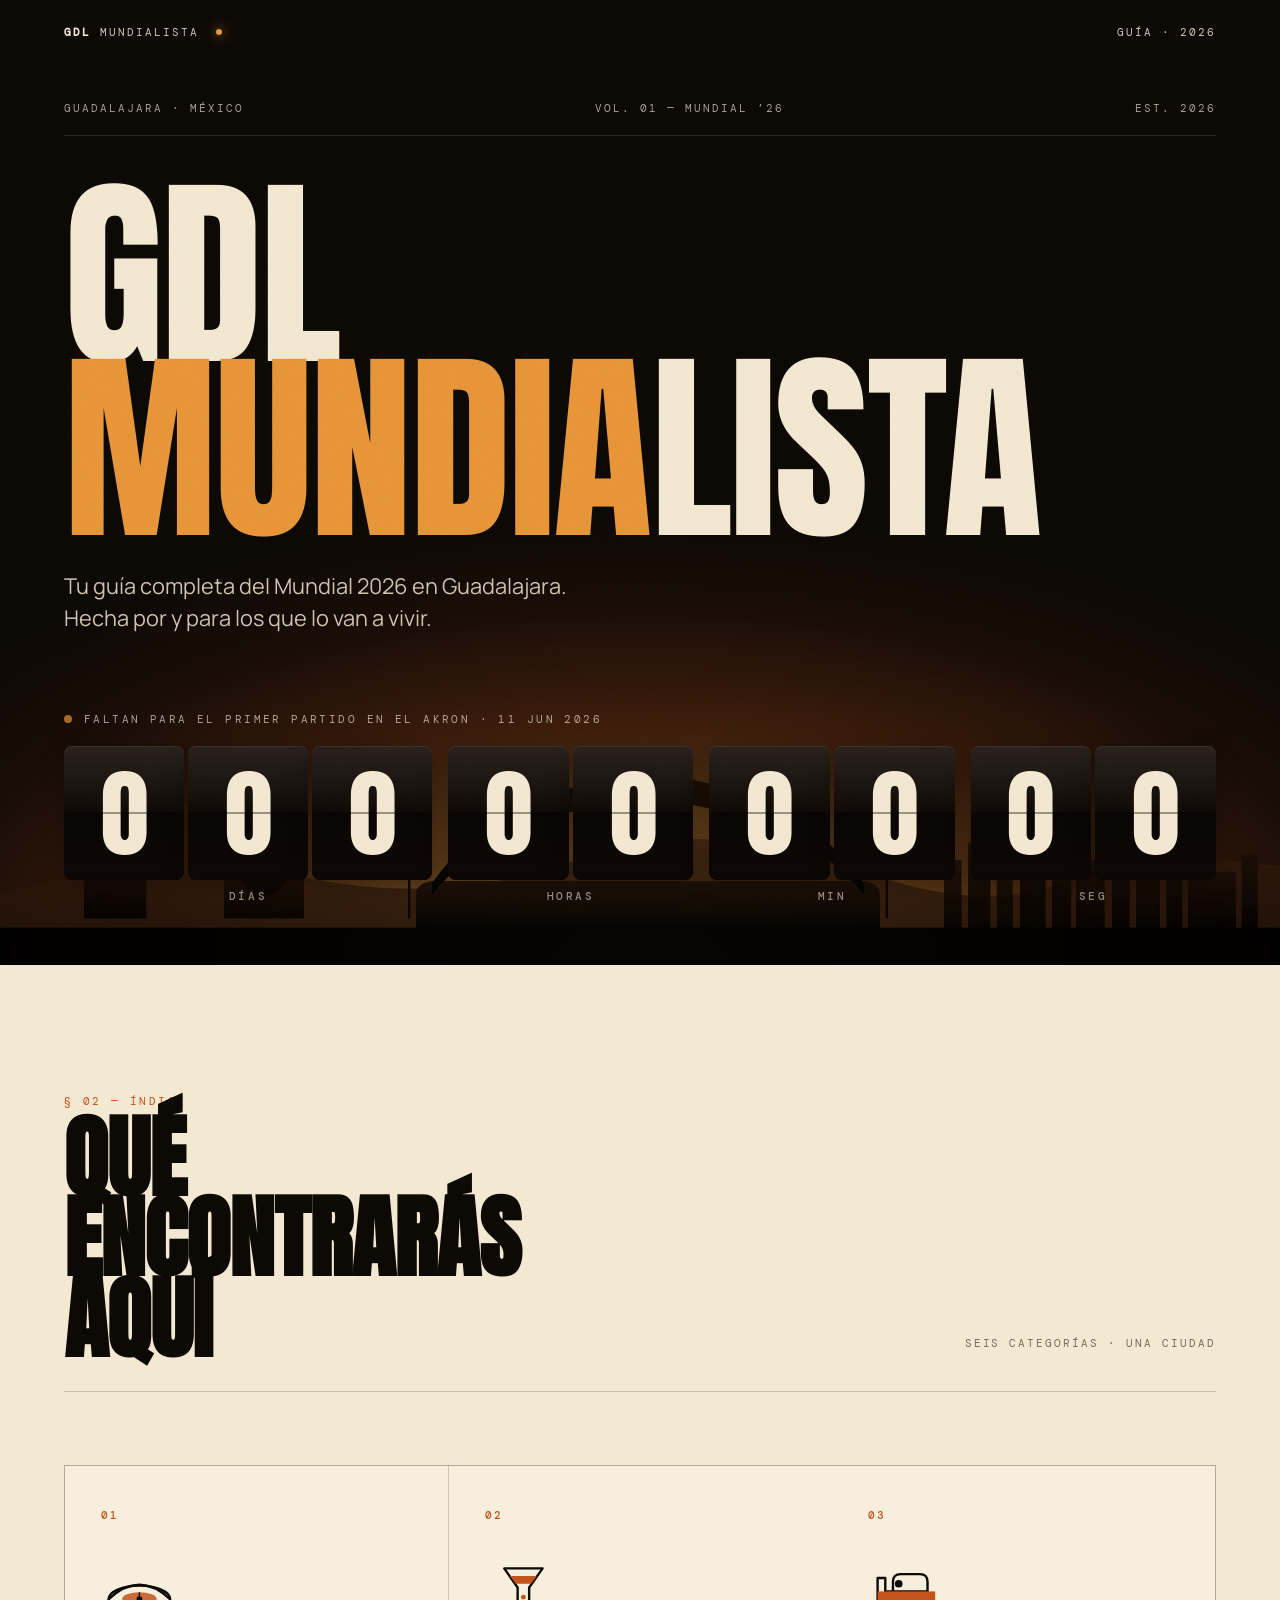
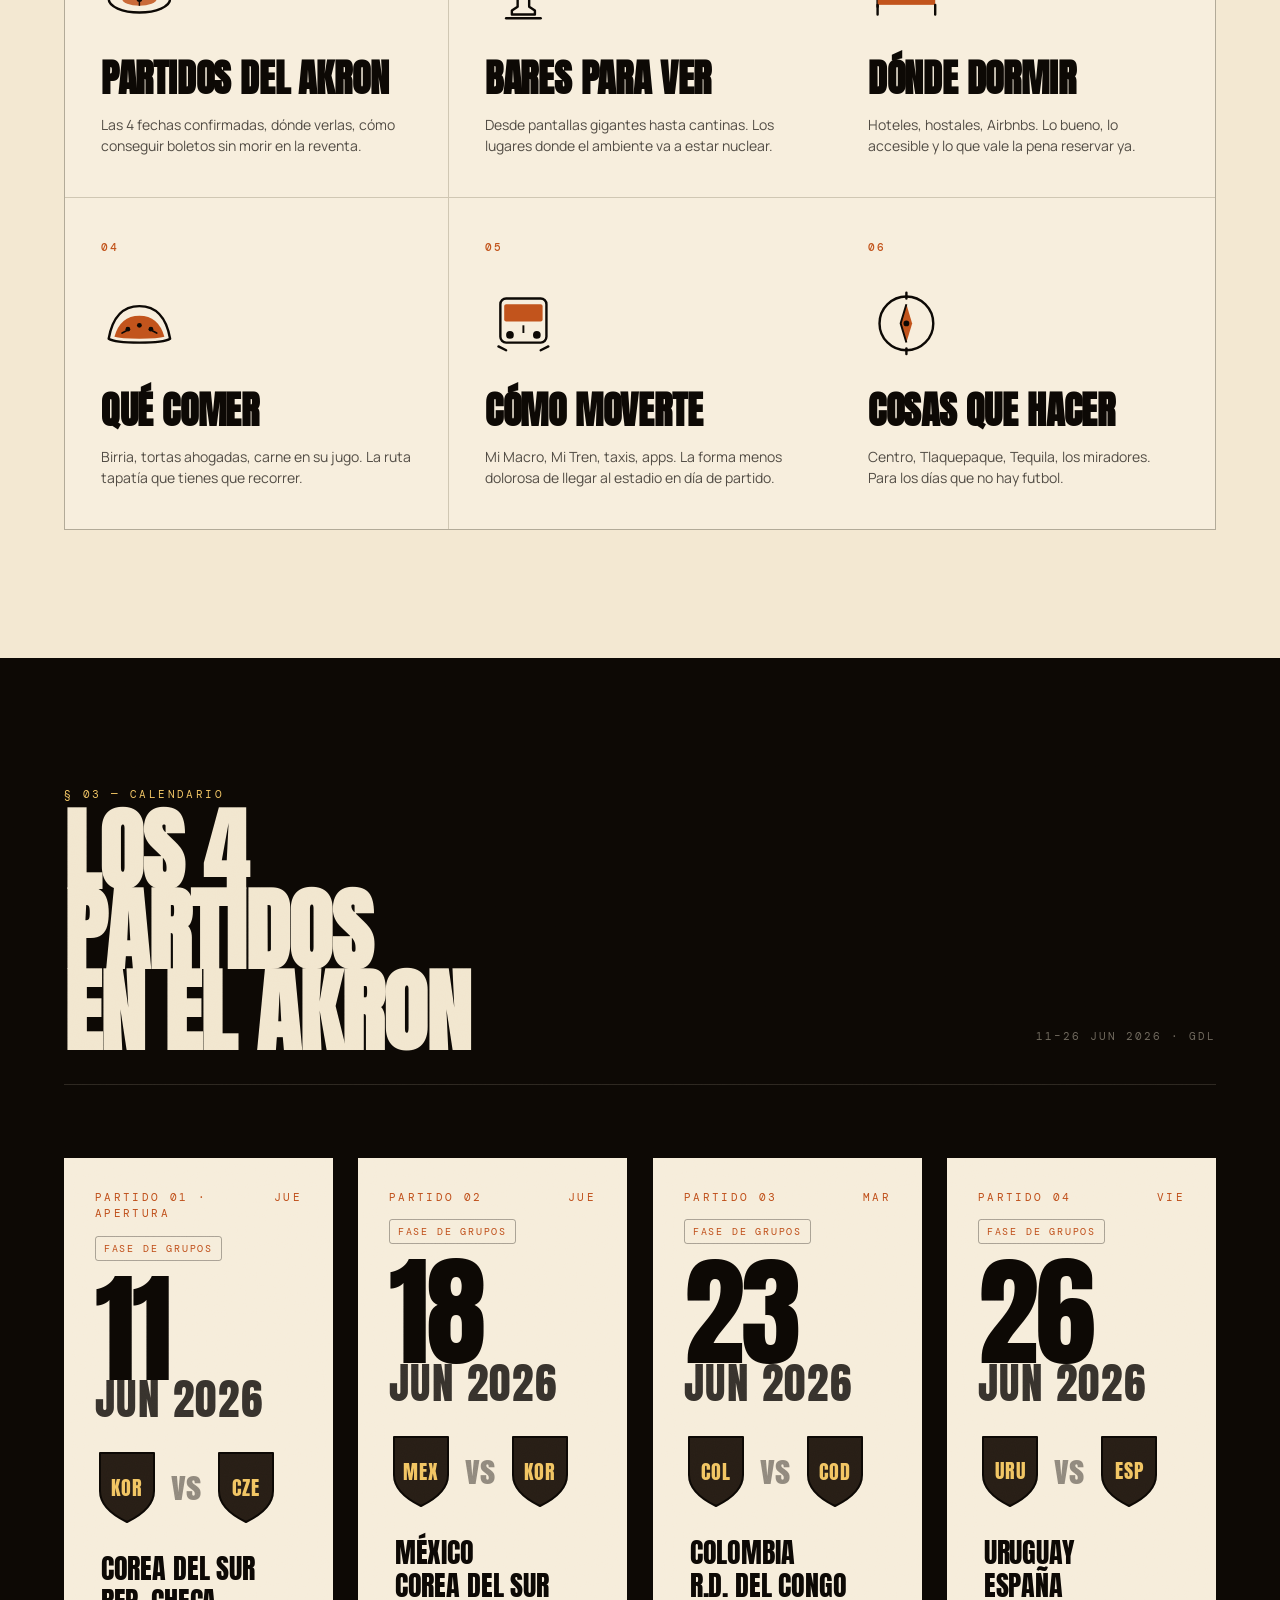
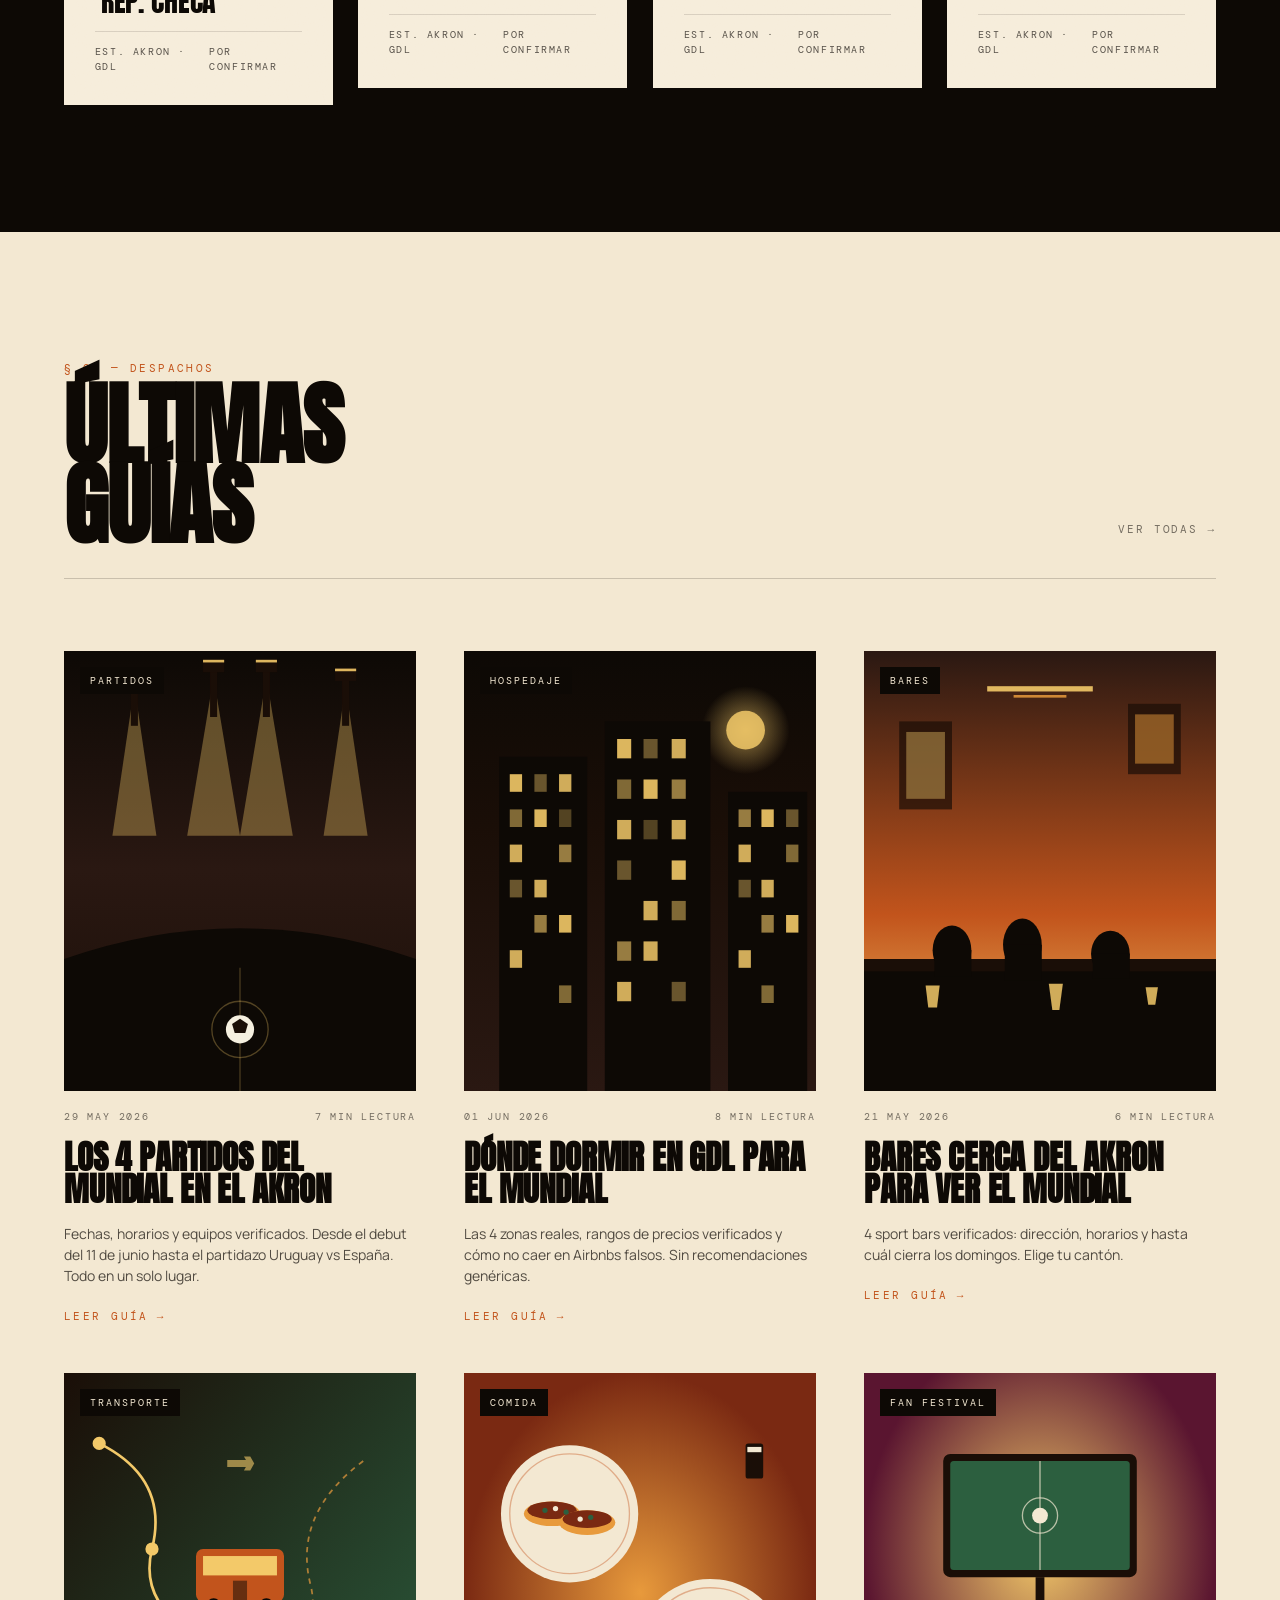
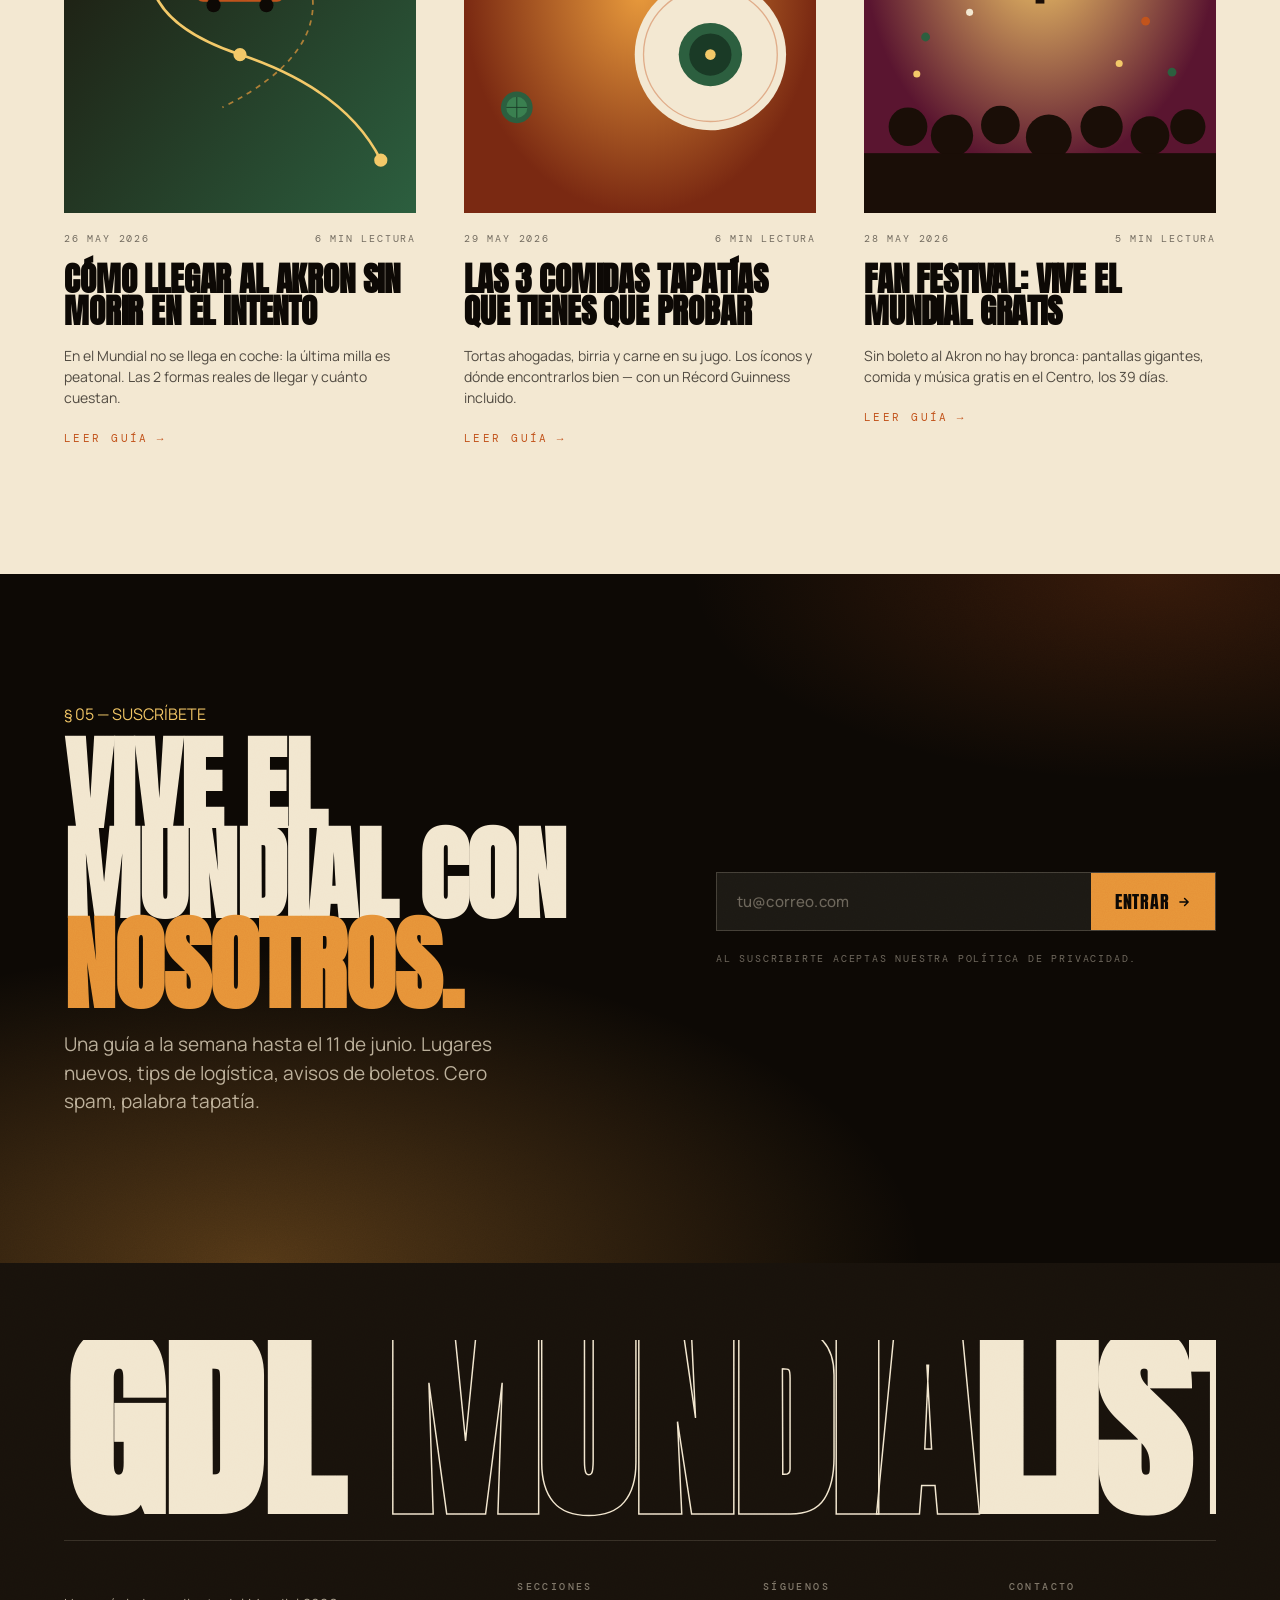
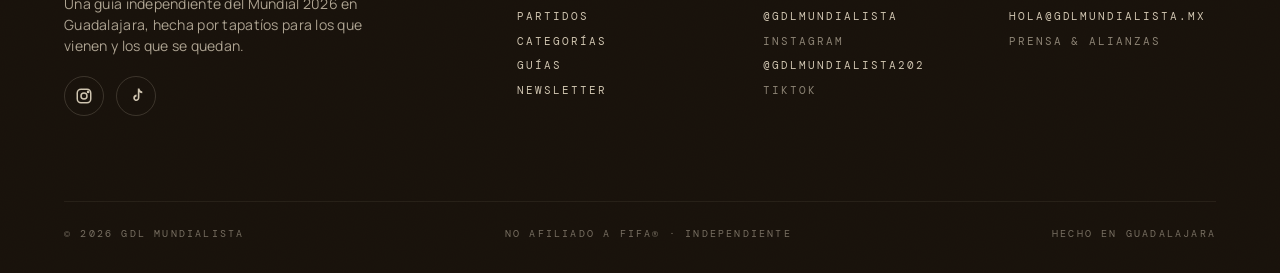
<file: index (8).html>
<!DOCTYPE html>
<html lang="es">
<head>
<meta charset="UTF-8" />
<meta name="viewport" content="width=device-width, initial-scale=1.0" />
<title>GDL Mundialista — Tu guía completa del Mundial 2026 en Guadalajara</title>

<!-- SEO -->
<meta name="description" content="Guía independiente del Mundial 2026 en Guadalajara: los 4 partidos en el Estadio Akron, dónde verlos en bares, dónde dormir, qué comer y cómo moverte. Hecha por tapatíos." />
<meta name="keywords" content="Mundial 2026 Guadalajara, Estadio Akron, partidos Akron, México Mundial 2026, guía Guadalajara Mundial, dónde ver el Mundial GDL" />
<meta name="author" content="GDL Mundialista" />
<meta name="robots" content="index, follow" />
<meta name="theme-color" content="#1a0e07" />
<meta name="google-site-verification" content="5jNsMM8fgte1srIRUj5x-6XwyXR1wkSPtdElSunOH6A" />

<!-- Open Graph -->
<meta property="og:type" content="website" />
<meta property="og:locale" content="es_MX" />
<meta property="og:site_name" content="GDL Mundialista" />
<meta property="og:title" content="GDL Mundialista — Guía del Mundial 2026 en Guadalajara" />
<meta property="og:description" content="Los 4 partidos en el Akron, bares, hospedaje, comida tapatía y cómo moverte. Tu guía completa del Mundial 2026 en GDL." />

<!-- Twitter -->
<meta name="twitter:card" content="summary_large_image" />
<meta name="twitter:title" content="GDL Mundialista — Guía del Mundial 2026 en Guadalajara" />
<meta name="twitter:description" content="Los 4 partidos en el Akron, bares, hospedaje, comida y transporte. Tu guía del Mundial 2026 en GDL." />

<!-- Favicon (emoji inline, sin archivo extra) -->
<link rel="icon" href="data:image/svg+xml,<svg xmlns='http://www.w3.org/2000/svg' viewBox='0 0 100 100'><text y='.9em' font-size='90'>⚽</text></svg>" />

<link rel="preconnect" href="https://fonts.googleapis.com">
<link rel="preconnect" href="https://fonts.gstatic.com" crossorigin>
<link href="https://fonts.googleapis.com/css2?family=Anton&family=Manrope:wght@300;400;500;600;700;800&family=DM+Mono:wght@400;500&display=swap" rel="stylesheet">

<link rel="stylesheet" href="styles.css">
<!-- otras cosas del head... -->
   
   <!-- Google Analytics (GA4) -->
   <script async src="https://www.googletagmanager.com/gtag/js?id=G-32QBSR5JQ1"></script>
   <script>
     window.dataLayer = window.dataLayer || [];
     function gtag(){dataLayer.push(arguments);}
     gtag('js', new Date());
     gtag('config', 'G-32QBSR5JQ1');
   </script>
<meta property="og:image" content="https://gdl-mundialista.vercel.app/og/gdl-mundialista.jpg">
<meta property="og:image:width" content="1200">
<meta property="og:image:height" content="630">
<meta property="og:image:alt" content="GDL Mundialista — Guía del Mundial 2026 en Guadalajara">
<meta name="twitter:image" content="https://gdl-mundialista.vercel.app/og/gdl-mundialista.jpg">
<meta property="og:url" content="https://gdl-mundialista.vercel.app/">
<link rel="canonical" href="https://gdl-mundialista.vercel.app/"></head>
<body>

<div class="page p-amber d-balanced">

  <!-- ============================ HERO ============================ -->
  <header class="hero grain">
    <div class="hero-sky"></div>
    <div class="hero-stadium">
      <svg viewBox="0 0 1600 240" preserveAspectRatio="none" aria-hidden="true">
        <defs>
          <linearGradient id="stad-grad" x1="0" y1="0" x2="0" y2="1">
            <stop offset="0%" stop-color="#1a0e07" stop-opacity="0.95" />
            <stop offset="100%" stop-color="#000" stop-opacity="1" />
          </linearGradient>
          <linearGradient id="hill-grad" x1="0" y1="0" x2="0" y2="1">
            <stop offset="0%" stop-color="#3a1d0e" stop-opacity="0.7" />
            <stop offset="100%" stop-color="#1a0e07" stop-opacity="0.9" />
          </linearGradient>
        </defs>
        <path d="M0,180 Q200,140 380,165 T720,150 T1080,160 T1400,140 L1600,155 L1600,240 L0,240 Z" fill="url(#hill-grad)" />
        <g fill="url(#stad-grad)" opacity="0.9">
          <rect x="120" y="120" width="18" height="80" />
          <polygon points="120,120 129,90 138,120" />
          <rect x="148" y="125" width="18" height="75" />
          <polygon points="148,125 157,98 166,125" />
          <rect x="105" y="155" width="78" height="45" />
          <line x1="129" y1="80" x2="129" y2="90" stroke="#3a1d0e" stroke-width="1.5" />
          <line x1="157" y1="88" x2="157" y2="98" stroke="#3a1d0e" stroke-width="1.5" />
        </g>
        <g fill="url(#stad-grad)" opacity="0.85">
          <rect x="280" y="160" width="100" height="40" />
          <ellipse cx="330" cy="160" rx="30" ry="20" />
        </g>
        <g fill="url(#stad-grad)">
          <path d="M520,210 L520,180 Q520,170 540,168 L1080,168 Q1100,170 1100,180 L1100,210 Z" />
          <path d="M540,170 Q620,90 810,75 Q1000,90 1080,170 L1080,180 Q1000,110 810,98 Q620,110 540,180 Z" />
          <rect x="510" y="120" width="3" height="80" />
          <circle cx="511.5" cy="115" r="4" />
          <rect x="1107" y="120" width="3" height="80" />
          <circle cx="1108.5" cy="115" r="4" />
        </g>
        <g fill="url(#stad-grad)" opacity="0.9">
          <rect x="1180" y="150" width="22" height="60" />
          <rect x="1210" y="135" width="28" height="75" />
          <rect x="1246" y="155" width="20" height="55" />
          <rect x="1275" y="115" width="32" height="95" />
          <rect x="1315" y="140" width="24" height="70" />
          <rect x="1345" y="150" width="36" height="60" />
          <rect x="1390" y="125" width="22" height="85" />
          <rect x="1420" y="155" width="30" height="55" />
          <rect x="1458" y="138" width="20" height="72" />
          <rect x="1485" y="160" width="60" height="50" />
          <rect x="1552" y="145" width="20" height="65" />
          <line x1="1286" y1="115" x2="1286" y2="95" stroke="#1a0e07" stroke-width="1.5" />
        </g>
        <rect x="0" y="208" width="1600" height="32" fill="#000" />
      </svg>
    </div>

    <nav class="nav">
      <span><b>GDL</b> Mundialista <span class="dot"></span></span>
      <span>GUÍA · 2026</span>
    </nav>

    <div class="hero-content">
      <div class="hero-meta">
        <span>GUADALAJARA · MÉXICO</span>
        <span>VOL. 01 — MUNDIAL ’26</span>
        <span>EST. 2026</span>
      </div>

      <div class="reveal">
        <h1 class="display hero-title">
          <span class="row">GDL</span>
          <span class="row"><span class="accent">MUNDIA</span>LISTA</span>
        </h1>
      </div>

      <div class="reveal reveal-d2">
        <p class="hero-tagline">
          Tu guía completa del Mundial 2026 en Guadalajara.<br/>
          Hecha por y para los que lo van a vivir.
        </p>
      </div>

      <div class="hero-bottom">
        <div class="reveal reveal-d3">
          <div class="clock-eyebrow">
            <span class="pulse"></span>
            <span>Faltan para el primer partido en el Akron · 11 JUN 2026</span>
          </div>
        </div>
        <div class="reveal reveal-d4">
          <div class="clock" id="clock">
            <div class="clock-unit" style="flex:3 1 0">
              <div class="clock-digits" data-unit="days" data-width="3"></div>
              <div class="clock-label">Días</div>
            </div>
            <div class="clock-unit" style="flex:2 1 0">
              <div class="clock-digits" data-unit="hours" data-width="2"></div>
              <div class="clock-label">Horas</div>
            </div>
            <div class="clock-unit" style="flex:2 1 0">
              <div class="clock-digits" data-unit="minutes" data-width="2"></div>
              <div class="clock-label">Min</div>
            </div>
            <div class="clock-unit" style="flex:2 1 0">
              <div class="clock-digits" data-unit="seconds" data-width="2"></div>
              <div class="clock-label">Seg</div>
            </div>
          </div>
        </div>
      </div>
    </div>
  </header>

  <!-- ============================ CATEGORÍAS ============================ -->
  <section class="section" id="categorias">
    <div class="wrap">
      <div class="reveal">
        <header class="sec-header">
          <div>
            <div class="sec-num">§ 02 — ÍNDICE</div>
            <h2>Qué<br/>encontrarás<br/>aquí</h2>
          </div>
          <div class="meta">SEIS CATEGORÍAS · UNA CIUDAD</div>
        </header>
      </div>

      <div class="cat-grid">
        <div class="reveal reveal-d1 cat-card">
          <div class="cat-num">01</div>
          <div class="cat-icon">
            <svg viewBox="0 0 80 80" fill="none">
              <ellipse cx="40" cy="48" rx="32" ry="14" stroke="var(--ink)" stroke-width="2.5"/>
              <ellipse cx="40" cy="48" rx="18" ry="7" fill="var(--sun-3)" opacity="0.85"/>
              <path d="M8 48 Q40 18 72 48" stroke="var(--ink)" stroke-width="2.5" fill="none" stroke-linecap="round"/>
              <line x1="40" y1="41" x2="40" y2="55" stroke="var(--ink)" stroke-width="1.5"/>
              <circle cx="40" cy="48" r="3" fill="var(--ink)"/>
            </svg>
          </div>
          <h3 class="cat-title">Partidos del Akron</h3>
          <p class="cat-desc">Las 4 fechas confirmadas, dónde verlas, cómo conseguir boletos sin morir en la reventa.</p>
        </div>

        <div class="reveal reveal-d2 cat-card">
          <div class="cat-num">02</div>
          <div class="cat-icon">
            <svg viewBox="0 0 80 80" fill="none">
              <path d="M20 16 L60 16 L46 36 L46 56 L52 60 L52 64 L28 64 L28 60 L34 56 L34 36 Z" stroke="var(--ink)" stroke-width="2.5" stroke-linejoin="round"/>
              <path d="M26 24 L54 24 L48 32 L32 32 Z" fill="var(--sun-3)"/>
              <circle cx="40" cy="46" r="2.5" fill="var(--sun-3)"/>
              <line x1="22" y1="68" x2="58" y2="68" stroke="var(--ink)" stroke-width="2.5" stroke-linecap="round"/>
            </svg>
          </div>
          <h3 class="cat-title">Bares para ver</h3>
          <p class="cat-desc">Desde pantallas gigantes hasta cantinas. Los lugares donde el ambiente va a estar nuclear.</p>
        </div>

        <div class="reveal reveal-d3 cat-card">
          <div class="cat-num">03</div>
          <div class="cat-icon">
            <svg viewBox="0 0 80 80" fill="none">
              <path d="M10 56 L10 26 L18 26 L18 40 L62 40 L62 30 Q62 22 54 22 L34 22 Q26 22 26 30 L26 40" stroke="var(--ink)" stroke-width="2.5" stroke-linejoin="round" stroke-linecap="round" fill="none"/>
              <rect x="10" y="40" width="60" height="14" fill="var(--sun-3)"/>
              <path d="M10 54 L10 64 M70 54 L70 64" stroke="var(--ink)" stroke-width="2.5" stroke-linecap="round"/>
              <circle cx="32" cy="32" r="4" fill="var(--ink)"/>
            </svg>
          </div>
          <h3 class="cat-title">Dónde dormir</h3>
          <p class="cat-desc">Hoteles, hostales, Airbnbs. Lo bueno, lo accesible y lo que vale la pena reservar ya.</p>
        </div>

        <div class="reveal reveal-d4 cat-card">
          <div class="cat-num">04</div>
          <div class="cat-icon">
            <svg viewBox="0 0 80 80" fill="none">
              <path d="M8 56 Q14 22 40 22 Q66 22 72 56 Q66 60 40 60 Q14 60 8 56 Z" stroke="var(--ink)" stroke-width="2.5" stroke-linejoin="round" fill="none"/>
              <path d="M14 54 Q20 32 40 32 Q60 32 66 54 Q60 56 40 56 Q20 56 14 54 Z" fill="var(--sun-3)"/>
              <circle cx="28" cy="46" r="2.5" fill="var(--ink)"/>
              <circle cx="40" cy="42" r="2.5" fill="var(--ink)"/>
              <circle cx="52" cy="46" r="2.5" fill="var(--ink)"/>
              <path d="M22 50 L26 48 M54 48 L58 50" stroke="var(--ink)" stroke-width="1.8" stroke-linecap="round"/>
            </svg>
          </div>
          <h3 class="cat-title">Qué comer</h3>
          <p class="cat-desc">Birria, tortas ahogadas, carne en su jugo. La ruta tapatía que tienes que recorrer.</p>
        </div>

        <div class="reveal reveal-d5 cat-card">
          <div class="cat-num">05</div>
          <div class="cat-icon">
            <svg viewBox="0 0 80 80" fill="none">
              <rect x="16" y="14" width="48" height="46" rx="6" stroke="var(--ink)" stroke-width="2.5"/>
              <rect x="20" y="20" width="40" height="18" rx="2" fill="var(--sun-3)"/>
              <circle cx="26" cy="52" r="4" fill="var(--ink)"/>
              <circle cx="54" cy="52" r="4" fill="var(--ink)"/>
              <line x1="40" y1="42" x2="40" y2="50" stroke="var(--ink)" stroke-width="2"/>
              <line x1="14" y1="64" x2="22" y2="68" stroke="var(--ink)" stroke-width="2.5" stroke-linecap="round"/>
              <line x1="66" y1="64" x2="58" y2="68" stroke="var(--ink)" stroke-width="2.5" stroke-linecap="round"/>
            </svg>
          </div>
          <h3 class="cat-title">Cómo moverte</h3>
          <p class="cat-desc">Mi Macro, Mi Tren, taxis, apps. La forma menos dolorosa de llegar al estadio en día de partido.</p>
        </div>

        <div class="reveal reveal-d6 cat-card">
          <div class="cat-num">06</div>
          <div class="cat-icon">
            <svg viewBox="0 0 80 80" fill="none">
              <circle cx="40" cy="40" r="28" stroke="var(--ink)" stroke-width="2.5"/>
              <path d="M40 20 L46 40 L40 60 L34 40 Z" fill="var(--sun-3)"/>
              <path d="M40 20 L34 40 L40 60" stroke="var(--ink)" stroke-width="2" fill="none" stroke-linejoin="round"/>
              <circle cx="40" cy="40" r="3" fill="var(--ink)"/>
              <line x1="40" y1="8" x2="40" y2="14" stroke="var(--ink)" stroke-width="2.5" stroke-linecap="round"/>
              <line x1="40" y1="66" x2="40" y2="72" stroke="var(--ink)" stroke-width="2.5" stroke-linecap="round"/>
            </svg>
          </div>
          <h3 class="cat-title">Cosas que hacer</h3>
          <p class="cat-desc">Centro, Tlaquepaque, Tequila, los miradores. Para los días que no hay futbol.</p>
        </div>
      </div>
    </div>
  </section>

  <!-- ============================ PARTIDOS ============================ -->
  <section class="section section-dark grain" id="partidos">
    <div class="wrap">
      <div class="reveal">
        <header class="sec-header">
          <div>
            <div class="sec-num">§ 03 — CALENDARIO</div>
            <h2>Los 4<br/>partidos<br/>en el Akron</h2>
          </div>
          <div class="meta">11–26 JUN 2026 · GDL</div>
        </header>
      </div>

      <div class="match-grid">

        <!-- Partido 01 -->
        <div class="reveal reveal-d1">
          <article class="match-poster">
            <div class="match-num">
              <span>PARTIDO 01 · APERTURA</span>
              <span>JUE</span>
            </div>
            <span class="match-tag">Fase de grupos</span>
            <div class="match-date">11<span class="small">JUN 2026</span></div>
            <div class="match-shields">
              <div class="shield">
                <svg viewBox="0 0 60 76" fill="none">
                  <defs><clipPath id="s1a"><path d="M3 4 L57 4 L57 42 Q57 60 30 73 Q3 60 3 42 Z"/></clipPath></defs>
                  <g clip-path="url(#s1a)"><rect x="0" y="0" width="60" height="76" fill="#2a2017"/></g>
                  <path d="M3 4 L57 4 L57 42 Q57 60 30 73 Q3 60 3 42 Z" stroke="currentColor" stroke-width="2" fill="none" stroke-linejoin="round"/>
                  <text x="30" y="47" text-anchor="middle" font-family="Anton, sans-serif" font-size="20" fill="#f3c969" letter-spacing="1">KOR</text>
                </svg>
              </div>
              <span class="shield-vs">vs</span>
              <div class="shield">
                <svg viewBox="0 0 60 76" fill="none">
                  <defs><clipPath id="s1b"><path d="M3 4 L57 4 L57 42 Q57 60 30 73 Q3 60 3 42 Z"/></clipPath></defs>
                  <g clip-path="url(#s1b)"><rect x="0" y="0" width="60" height="76" fill="#2a2017"/></g>
                  <path d="M3 4 L57 4 L57 42 Q57 60 30 73 Q3 60 3 42 Z" stroke="currentColor" stroke-width="2" fill="none" stroke-linejoin="round"/>
                  <text x="30" y="47" text-anchor="middle" font-family="Anton, sans-serif" font-size="20" fill="#f3c969" letter-spacing="1">CZE</text>
                </svg>
              </div>
            </div>
            <div class="match-teams">
              <div class="match-team">Corea del Sur</div>
              <div class="match-team">Rep. Checa</div>
            </div>
            <div class="match-line">
              <span>EST. AKRON · GDL</span>
              <span>Por confirmar</span>
            </div>
          </article>
        </div>

        <!-- Partido 02 -->
        <div class="reveal reveal-d2">
          <article class="match-poster">
            <div class="match-num">
              <span>PARTIDO 02</span>
              <span>JUE</span>
            </div>
            <span class="match-tag">Fase de grupos</span>
            <div class="match-date">18<span class="small">JUN 2026</span></div>
            <div class="match-shields">
              <div class="shield">
                <svg viewBox="0 0 60 76" fill="none">
                  <defs><clipPath id="s2a"><path d="M3 4 L57 4 L57 42 Q57 60 30 73 Q3 60 3 42 Z"/></clipPath></defs>
                  <g clip-path="url(#s2a)"><rect x="0" y="0" width="60" height="76" fill="#2a2017"/></g>
                  <path d="M3 4 L57 4 L57 42 Q57 60 30 73 Q3 60 3 42 Z" stroke="currentColor" stroke-width="2" fill="none" stroke-linejoin="round"/>
                  <text x="30" y="47" text-anchor="middle" font-family="Anton, sans-serif" font-size="20" fill="#f3c969" letter-spacing="1">MEX</text>
                </svg>
              </div>
              <span class="shield-vs">vs</span>
              <div class="shield">
                <svg viewBox="0 0 60 76" fill="none">
                  <defs><clipPath id="s2b"><path d="M3 4 L57 4 L57 42 Q57 60 30 73 Q3 60 3 42 Z"/></clipPath></defs>
                  <g clip-path="url(#s2b)"><rect x="0" y="0" width="60" height="76" fill="#2a2017"/></g>
                  <path d="M3 4 L57 4 L57 42 Q57 60 30 73 Q3 60 3 42 Z" stroke="currentColor" stroke-width="2" fill="none" stroke-linejoin="round"/>
                  <text x="30" y="47" text-anchor="middle" font-family="Anton, sans-serif" font-size="20" fill="#f3c969" letter-spacing="1">KOR</text>
                </svg>
              </div>
            </div>
            <div class="match-teams">
              <div class="match-team">México</div>
              <div class="match-team">Corea del Sur</div>
            </div>
            <div class="match-line">
              <span>EST. AKRON · GDL</span>
              <span>Por confirmar</span>
            </div>
          </article>
        </div>

        <!-- Partido 03 -->
        <div class="reveal reveal-d3">
          <article class="match-poster">
            <div class="match-num">
              <span>PARTIDO 03</span>
              <span>MAR</span>
            </div>
            <span class="match-tag">Fase de grupos</span>
            <div class="match-date">23<span class="small">JUN 2026</span></div>
            <div class="match-shields">
              <div class="shield">
                <svg viewBox="0 0 60 76" fill="none">
                  <defs><clipPath id="s3a"><path d="M3 4 L57 4 L57 42 Q57 60 30 73 Q3 60 3 42 Z"/></clipPath></defs>
                  <g clip-path="url(#s3a)"><rect x="0" y="0" width="60" height="76" fill="#2a2017"/></g>
                  <path d="M3 4 L57 4 L57 42 Q57 60 30 73 Q3 60 3 42 Z" stroke="currentColor" stroke-width="2" fill="none" stroke-linejoin="round"/>
                  <text x="30" y="47" text-anchor="middle" font-family="Anton, sans-serif" font-size="20" fill="#f3c969" letter-spacing="1">COL</text>
                </svg>
              </div>
              <span class="shield-vs">vs</span>
              <div class="shield">
                <svg viewBox="0 0 60 76" fill="none">
                  <defs><clipPath id="s3b"><path d="M3 4 L57 4 L57 42 Q57 60 30 73 Q3 60 3 42 Z"/></clipPath></defs>
                  <g clip-path="url(#s3b)"><rect x="0" y="0" width="60" height="76" fill="#2a2017"/></g>
                  <path d="M3 4 L57 4 L57 42 Q57 60 30 73 Q3 60 3 42 Z" stroke="currentColor" stroke-width="2" fill="none" stroke-linejoin="round"/>
                  <text x="30" y="47" text-anchor="middle" font-family="Anton, sans-serif" font-size="20" fill="#f3c969" letter-spacing="1">COD</text>
                </svg>
              </div>
            </div>
            <div class="match-teams">
              <div class="match-team">Colombia</div>
              <div class="match-team">R.D. del Congo</div>
            </div>
            <div class="match-line">
              <span>EST. AKRON · GDL</span>
              <span>Por confirmar</span>
            </div>
          </article>
        </div>

        <!-- Partido 04 (por confirmar) -->
        <div class="reveal reveal-d4">
          <article class="match-poster">
            <div class="match-num">
              <span>PARTIDO 04</span>
              <span>VIE</span>
            </div>
            <span class="match-tag">Fase de grupos</span>
            <div class="match-date">26<span class="small">JUN 2026</span></div>
            <div class="match-shields">
              <div class="shield">
                <svg viewBox="0 0 60 76" fill="none">
                  <defs><clipPath id="s4a"><path d="M3 4 L57 4 L57 42 Q57 60 30 73 Q3 60 3 42 Z"/></clipPath></defs>
                  <g clip-path="url(#s4a)">
                    <rect x="0" y="0" width="60" height="76" fill="#2a2017"/>
                  </g>
                  <path d="M3 4 L57 4 L57 42 Q57 60 30 73 Q3 60 3 42 Z" stroke="currentColor" stroke-width="2" fill="none" stroke-linejoin="round"/>
                  <text x="30" y="46" text-anchor="middle" font-family="Anton, sans-serif" font-size="20" fill="#f3c969" letter-spacing="1">URU</text>
                </svg>
              </div>
              <span class="shield-vs">vs</span>
              <div class="shield">
                <svg viewBox="0 0 60 76" fill="none">
                  <defs><clipPath id="s4b"><path d="M3 4 L57 4 L57 42 Q57 60 30 73 Q3 60 3 42 Z"/></clipPath></defs>
                  <g clip-path="url(#s4b)">
                    <rect x="0" y="0" width="60" height="76" fill="#2a2017"/>
                  </g>
                  <path d="M3 4 L57 4 L57 42 Q57 60 30 73 Q3 60 3 42 Z" stroke="currentColor" stroke-width="2" fill="none" stroke-linejoin="round"/>
                  <text x="30" y="46" text-anchor="middle" font-family="Anton, sans-serif" font-size="20" fill="#f3c969" letter-spacing="1">ESP</text>
                </svg>
              </div>
            </div>
            <div class="match-teams">
              <div class="match-team">Uruguay</div>
              <div class="match-team">España</div>
            </div>
            <div class="match-line">
              <span>EST. AKRON · GDL</span>
              <span>Por confirmar</span>
            </div>
          </article>
        </div>

      </div>
    </div>
  </section>

  <!-- ============================ GUÍAS ============================ -->
  <section class="section" id="guias">
    <div class="wrap">
      <div class="reveal">
        <header class="sec-header">
          <div>
            <div class="sec-num">§ 04 — DESPACHOS</div>
            <h2>Últimas<br/>guías</h2>
          </div>
          <div class="meta">VER TODAS →</div>
        </header>
      </div>

      <div class="guides-grid">

        <a class="reveal reveal-d1 guide" href="partidos.html">
          <div class="guide-cover">
            <span class="guide-cat">Partidos</span>
            <svg viewBox="0 0 400 500" preserveAspectRatio="xMidYMid slice">
              <defs>
                <linearGradient id="gc-prt" x1="0" y1="0" x2="0" y2="1">
                  <stop offset="0%" stop-color="#0d0905"/>
                  <stop offset="50%" stop-color="#2a1812"/>
                  <stop offset="100%" stop-color="#1a0e07"/>
                </linearGradient>
              </defs>
              <rect width="400" height="500" fill="url(#gc-prt)"/>
              <g opacity="0.35">
                <polygon points="80,40 55,210 105,210" fill="#f3c969"/>
                <polygon points="170,30 140,210 200,210" fill="#f3c969"/>
                <polygon points="230,30 200,210 260,210" fill="#f3c969"/>
                <polygon points="320,40 295,210 345,210" fill="#f3c969"/>
              </g>
              <g fill="#1a0e07">
                <rect x="76" y="30" width="8" height="55"/>
                <rect x="68" y="20" width="24" height="14"/>
                <rect x="166" y="20" width="8" height="55"/>
                <rect x="158" y="10" width="24" height="14"/>
                <rect x="226" y="20" width="8" height="55"/>
                <rect x="218" y="10" width="24" height="14"/>
                <rect x="316" y="30" width="8" height="55"/>
                <rect x="308" y="20" width="24" height="14"/>
              </g>
              <g fill="#f3c969" opacity="0.9">
                <rect x="68" y="20" width="24" height="3"/>
                <rect x="158" y="10" width="24" height="3"/>
                <rect x="218" y="10" width="24" height="3"/>
                <rect x="308" y="20" width="24" height="3"/>
              </g>
              <path d="M0 350 Q200 280 400 350 L400 500 L0 500 Z" fill="#0d0905"/>
              <line x1="200" y1="360" x2="200" y2="500" stroke="#f3c969" stroke-width="1.5" opacity="0.25"/>
              <circle cx="200" cy="430" r="32" fill="none" stroke="#f3c969" stroke-width="1.5" opacity="0.3"/>
              <circle cx="200" cy="430" r="16" fill="#f5f0e0"/>
              <polygon points="200,418 209,424 206,434 194,434 191,424" fill="#1a0e07"/>
            </svg>
          </div>
          <div class="guide-meta">
            <span>29 MAY 2026</span>
            <span>7 MIN LECTURA</span>
          </div>
          <h3 class="guide-title">Los 4 partidos del Mundial en el Akron</h3>
          <p class="guide-snip">Fechas, horarios y equipos verificados. Desde el debut del 11 de junio hasta el partidazo Uruguay vs España. Todo en un solo lugar.</p>
          <span class="guide-read">Leer guía</span>
        </a>

        <a class="reveal reveal-d1 guide" href="hospedaje.html">
          <div class="guide-cover">
            <span class="guide-cat">Hospedaje</span>
            <svg viewBox="0 0 400 500" preserveAspectRatio="xMidYMid slice">
              <defs>
                <linearGradient id="gc-hsp" x1="0" y1="0" x2="0" y2="1">
                  <stop offset="0%" stop-color="#0d0905"/>
                  <stop offset="40%" stop-color="#1a0e07"/>
                  <stop offset="100%" stop-color="#2a1812"/>
                </linearGradient>
                <radialGradient id="gc-moon" cx="0.5" cy="0.5" r="0.5">
                  <stop offset="0%" stop-color="#f3c969" stop-opacity="0.6"/>
                  <stop offset="100%" stop-color="#f3c969" stop-opacity="0"/>
                </radialGradient>
              </defs>
              <rect width="400" height="500" fill="url(#gc-hsp)"/>
              <circle cx="320" cy="90" r="50" fill="url(#gc-moon)"/>
              <circle cx="320" cy="90" r="22" fill="#f3c969" opacity="0.85"/>
              <g fill="#0d0905">
                <rect x="40" y="120" width="100" height="380"/>
                <rect x="160" y="80" width="120" height="420"/>
                <rect x="300" y="160" width="90" height="340"/>
              </g>
              <g fill="#f3c969">
                <rect x="52" y="140" width="14" height="20" opacity="0.9"/>
                <rect x="80" y="140" width="14" height="20" opacity="0.4"/>
                <rect x="108" y="140" width="14" height="20" opacity="0.85"/>
                <rect x="52" y="180" width="14" height="20" opacity="0.5"/>
                <rect x="80" y="180" width="14" height="20" opacity="0.9"/>
                <rect x="108" y="180" width="14" height="20" opacity="0.3"/>
                <rect x="52" y="220" width="14" height="20" opacity="0.85"/>
                <rect x="108" y="220" width="14" height="20" opacity="0.6"/>
                <rect x="52" y="260" width="14" height="20" opacity="0.4"/>
                <rect x="80" y="260" width="14" height="20" opacity="0.85"/>
                <rect x="80" y="300" width="14" height="20" opacity="0.6"/>
                <rect x="108" y="300" width="14" height="20" opacity="0.9"/>
                <rect x="52" y="340" width="14" height="20" opacity="0.85"/>
                <rect x="108" y="380" width="14" height="20" opacity="0.5"/>
              </g>
              <g fill="#f3c969">
                <rect x="174" y="100" width="16" height="22" opacity="0.9"/>
                <rect x="204" y="100" width="16" height="22" opacity="0.4"/>
                <rect x="236" y="100" width="16" height="22" opacity="0.85"/>
                <rect x="174" y="146" width="16" height="22" opacity="0.5"/>
                <rect x="204" y="146" width="16" height="22" opacity="0.9"/>
                <rect x="236" y="146" width="16" height="22" opacity="0.6"/>
                <rect x="174" y="192" width="16" height="22" opacity="0.85"/>
                <rect x="204" y="192" width="16" height="22" opacity="0.3"/>
                <rect x="236" y="192" width="16" height="22" opacity="0.85"/>
                <rect x="174" y="238" width="16" height="22" opacity="0.4"/>
                <rect x="236" y="238" width="16" height="22" opacity="0.9"/>
                <rect x="204" y="284" width="16" height="22" opacity="0.85"/>
                <rect x="236" y="284" width="16" height="22" opacity="0.5"/>
                <rect x="174" y="330" width="16" height="22" opacity="0.6"/>
                <rect x="204" y="330" width="16" height="22" opacity="0.85"/>
                <rect x="174" y="376" width="16" height="22" opacity="0.85"/>
                <rect x="236" y="376" width="16" height="22" opacity="0.4"/>
              </g>
              <g fill="#f3c969">
                <rect x="312" y="180" width="14" height="20" opacity="0.6"/>
                <rect x="338" y="180" width="14" height="20" opacity="0.9"/>
                <rect x="366" y="180" width="14" height="20" opacity="0.4"/>
                <rect x="312" y="220" width="14" height="20" opacity="0.85"/>
                <rect x="366" y="220" width="14" height="20" opacity="0.5"/>
                <rect x="312" y="260" width="14" height="20" opacity="0.4"/>
                <rect x="338" y="260" width="14" height="20" opacity="0.85"/>
                <rect x="338" y="300" width="14" height="20" opacity="0.6"/>
                <rect x="366" y="300" width="14" height="20" opacity="0.9"/>
                <rect x="312" y="340" width="14" height="20" opacity="0.85"/>
                <rect x="338" y="380" width="14" height="20" opacity="0.5"/>
              </g>
            </svg>
          </div>
          <div class="guide-meta">
            <span>01 JUN 2026</span>
            <span>8 MIN LECTURA</span>
          </div>
          <h3 class="guide-title">Dónde dormir en GDL para el Mundial</h3>
          <p class="guide-snip">Las 4 zonas reales, rangos de precios verificados y cómo no caer en Airbnbs falsos. Sin recomendaciones genéricas.</p>
          <span class="guide-read">Leer guía</span>
        </a>

        <a class="reveal reveal-d1 guide" href="bares.html">
          <div class="guide-cover">
            <span class="guide-cat">Bares</span>
            <svg viewBox="0 0 400 500" preserveAspectRatio="xMidYMid slice">
              <defs>
                <linearGradient id="gc1" x1="0" y1="0" x2="0" y2="1">
                  <stop offset="0%" stop-color="#2a1812"/>
                  <stop offset="60%" stop-color="#c2541c"/>
                  <stop offset="100%" stop-color="#f3c969"/>
                </linearGradient>
              </defs>
              <rect width="400" height="500" fill="url(#gc1)"/>
              <rect x="40" y="80" width="60" height="100" fill="#1a0e07" opacity="0.7"/>
              <rect x="48" y="92" width="44" height="76" fill="#f3c969" opacity="0.4"/>
              <rect x="300" y="60" width="60" height="80" fill="#1a0e07" opacity="0.7"/>
              <rect x="308" y="72" width="44" height="56" fill="#e89a3c" opacity="0.5"/>
              <rect x="0" y="360" width="400" height="140" fill="#0d0905"/>
              <rect x="0" y="350" width="400" height="14" fill="#1a0e07"/>
              <g fill="#0d0905">
                <ellipse cx="100" cy="340" rx="22" ry="28"/>
                <rect x="80" y="340" width="42" height="30"/>
                <ellipse cx="180" cy="334" rx="22" ry="30"/>
                <rect x="160" y="334" width="42" height="40"/>
                <ellipse cx="280" cy="344" rx="22" ry="26"/>
                <rect x="260" y="344" width="42" height="28"/>
              </g>
              <g fill="#f3c969" opacity="0.85">
                <path d="M70 380 L86 380 L83 405 L73 405 Z"/>
                <path d="M210 378 L226 378 L222 408 L214 408 Z"/>
                <path d="M320 382 L334 382 L331 402 L323 402 Z"/>
              </g>
              <rect x="140" y="40" width="120" height="6" fill="#f3c969" opacity="0.9"/>
              <rect x="170" y="50" width="60" height="3" fill="#e89a3c" opacity="0.85"/>
            </svg>
          </div>
          <div class="guide-meta">
            <span>21 MAY 2026</span>
            <span>6 MIN LECTURA</span>
          </div>
          <h3 class="guide-title">Bares cerca del Akron para ver el Mundial</h3>
          <p class="guide-snip">4 sport bars verificados: dirección, horarios y hasta cuál cierra los domingos. Elige tu cantón.</p>
          <span class="guide-read">Leer guía</span>
        </a>

        <a class="reveal reveal-d2 guide" href="transporte.html">
          <div class="guide-cover">
            <span class="guide-cat">Transporte</span>
            <svg viewBox="0 0 400 500" preserveAspectRatio="xMidYMid slice">
              <defs>
                <linearGradient id="gc2" x1="0" y1="0" x2="1" y2="1">
                  <stop offset="0%" stop-color="#1a0e07"/>
                  <stop offset="100%" stop-color="#2c5f3f"/>
                </linearGradient>
              </defs>
              <rect width="400" height="500" fill="url(#gc2)"/>
              <g stroke="#f3c969" stroke-width="3" fill="none" stroke-linecap="round">
                <path d="M40 80 Q120 120 100 200 Q80 280 200 320 Q320 360 360 440"/>
                <circle cx="40" cy="80" r="6" fill="#f3c969"/>
                <circle cx="100" cy="200" r="6" fill="#f3c969"/>
                <circle cx="200" cy="320" r="6" fill="#f3c969"/>
                <circle cx="360" cy="440" r="6" fill="#f3c969"/>
              </g>
              <g stroke="#e89a3c" stroke-width="2" stroke-dasharray="6 6" fill="none" opacity="0.7">
                <path d="M340 100 Q260 160 280 240 Q300 320 180 380"/>
              </g>
              <g transform="translate(150 200)">
                <rect x="0" y="0" width="100" height="60" rx="8" fill="#c2541c"/>
                <rect x="8" y="8" width="84" height="22" fill="#f3c969"/>
                <circle cx="20" cy="64" r="8" fill="#0d0905"/>
                <circle cx="80" cy="64" r="8" fill="#0d0905"/>
                <rect x="42" y="36" width="16" height="22" fill="#0d0905" opacity="0.5"/>
              </g>
              <text x="200" y="120" text-anchor="middle" font-family="Anton, sans-serif" font-size="48" fill="#f3c969" opacity="0.6">→</text>
            </svg>
          </div>
          <div class="guide-meta">
            <span>26 MAY 2026</span>
            <span>6 MIN LECTURA</span>
          </div>
          <h3 class="guide-title">Cómo llegar al Akron sin morir en el intento</h3>
          <p class="guide-snip">En el Mundial no se llega en coche: la última milla es peatonal. Las 2 formas reales de llegar y cuánto cuestan.</p>
          <span class="guide-read">Leer guía</span>
        </a>

        <a class="reveal reveal-d3 guide" href="comida.html">
          <div class="guide-cover">
            <span class="guide-cat">Comida</span>
            <svg viewBox="0 0 400 500" preserveAspectRatio="xMidYMid slice">
              <defs>
                <radialGradient id="gc3" cx="0.5" cy="0.5">
                  <stop offset="0%" stop-color="#e89a3c"/>
                  <stop offset="100%" stop-color="#7a2912"/>
                </radialGradient>
              </defs>
              <rect width="400" height="500" fill="url(#gc3)"/>
              <circle cx="120" cy="160" r="78" fill="#f3e8d2"/>
              <circle cx="120" cy="160" r="68" fill="none" stroke="#c2541c" stroke-width="1.5" opacity="0.4"/>
              <g>
                <ellipse cx="100" cy="160" rx="32" ry="14" fill="#e89a3c"/>
                <ellipse cx="100" cy="156" rx="28" ry="10" fill="#7a2912"/>
                <ellipse cx="140" cy="170" rx="32" ry="14" fill="#e89a3c"/>
                <ellipse cx="140" cy="166" rx="28" ry="10" fill="#7a2912"/>
                <circle cx="92" cy="156" r="3" fill="#2c5f3f"/>
                <circle cx="104" cy="154" r="3" fill="#f3e8d2"/>
                <circle cx="116" cy="158" r="3" fill="#2c5f3f"/>
                <circle cx="132" cy="166" r="3" fill="#f3e8d2"/>
                <circle cx="144" cy="164" r="3" fill="#2c5f3f"/>
              </g>
              <circle cx="280" cy="320" r="86" fill="#f3e8d2"/>
              <circle cx="280" cy="320" r="76" fill="none" stroke="#c2541c" stroke-width="1.5" opacity="0.4"/>
              <g>
                <circle cx="280" cy="320" r="36" fill="#2c5f3f"/>
                <circle cx="280" cy="320" r="24" fill="#1a3a26"/>
                <circle cx="280" cy="320" r="6" fill="#f3c969"/>
              </g>
              <circle cx="60" cy="380" r="18" fill="#2c5f3f"/>
              <circle cx="60" cy="380" r="12" fill="#3a8050"/>
              <line x1="60" y1="368" x2="60" y2="392" stroke="#1a3a26" stroke-width="1"/>
              <line x1="48" y1="380" x2="72" y2="380" stroke="#1a3a26" stroke-width="1"/>
              <rect x="320" y="80" width="20" height="40" rx="3" fill="#1a0e07"/>
              <rect x="322" y="84" width="16" height="6" fill="#f3e8d2"/>
            </svg>
          </div>
          <div class="guide-meta">
            <span>29 MAY 2026</span>
            <span>6 MIN LECTURA</span>
          </div>
          <h3 class="guide-title">Las 3 comidas tapatías que tienes que probar</h3>
          <p class="guide-snip">Tortas ahogadas, birria y carne en su jugo. Los íconos y dónde encontrarlos bien — con un Récord Guinness incluido.</p>
          <span class="guide-read">Leer guía</span>
        </a>

        <a class="reveal reveal-d3 guide" href="fan-fest.html">
          <div class="guide-cover">
            <span class="guide-cat">Fan Festival</span>
            <svg viewBox="0 0 400 500" preserveAspectRatio="xMidYMid slice">
              <defs>
                <radialGradient id="gcff" cx="0.5" cy="0.4">
                  <stop offset="0%" stop-color="#f3c969"/>
                  <stop offset="100%" stop-color="#5a1530"/>
                </radialGradient>
              </defs>
              <rect width="400" height="500" fill="url(#gcff)"/>
              <rect x="90" y="92" width="220" height="140" rx="8" fill="#1a0e07"/>
              <rect x="98" y="100" width="204" height="124" rx="4" fill="#2c5f3f"/>
              <line x1="200" y1="100" x2="200" y2="224" stroke="#f3e8d2" stroke-width="1.5" opacity="0.7"/>
              <circle cx="200" cy="162" r="20" fill="none" stroke="#f3e8d2" stroke-width="1.5" opacity="0.7"/>
              <circle cx="200" cy="162" r="9" fill="#f3e8d2"/>
              <rect x="195" y="232" width="10" height="30" fill="#1a0e07"/>
              <circle cx="70" cy="300" r="5" fill="#2c5f3f"/>
              <circle cx="320" cy="282" r="5" fill="#c2541c"/>
              <circle cx="120" cy="272" r="4" fill="#f3e8d2"/>
              <circle cx="290" cy="330" r="4" fill="#f3c969"/>
              <circle cx="60" cy="342" r="4" fill="#f3c969"/>
              <circle cx="350" cy="340" r="5" fill="#2c5f3f"/>
              <g fill="#1a0e07">
                <circle cx="50" cy="402" r="22"/><circle cx="100" cy="412" r="24"/>
                <circle cx="155" cy="400" r="22"/><circle cx="210" cy="414" r="26"/>
                <circle cx="270" cy="402" r="24"/><circle cx="325" cy="412" r="22"/>
                <circle cx="368" cy="402" r="20"/>
              </g>
              <rect x="0" y="432" width="400" height="70" fill="#1a0e07"/>
            </svg>
          </div>
          <div class="guide-meta">
            <span>28 MAY 2026</span>
            <span>5 MIN LECTURA</span>
          </div>
          <h3 class="guide-title">Fan Festival: vive el Mundial gratis</h3>
          <p class="guide-snip">Sin boleto al Akron no hay bronca: pantallas gigantes, comida y música gratis en el Centro, los 39 días.</p>
          <span class="guide-read">Leer guía</span>
        </a>

      </div>
    </div>
  </section>

  <!-- ============================ NEWSLETTER ============================ -->
  <section class="section newsletter grain" id="newsletter">
    <div class="newsletter-bg"></div>
    <div class="wrap" style="position:relative; z-index:2">
      <div class="newsletter-inner">
        <div class="reveal">
          <div>
            <div class="sec-num" style="color:var(--sun-1); margin-bottom:14px">§ 05 — SUSCRÍBETE</div>
            <h2>Vive el<br/>Mundial con<br/><span class="accent">nosotros.</span></h2>
            <p>Una guía a la semana hasta el 11 de junio. Lugares nuevos, tips de logística, avisos de boletos. Cero spam, palabra tapatía.</p>
          </div>
        </div>

        <div class="reveal reveal-d2">
          <form class="newsletter-form" id="nl-form">
            <div class="input-wrap">
              <input type="email" placeholder="tu@correo.com" required />
              <button type="submit">ENTRAR <svg viewBox="0 0 24 24" width="14" height="14" fill="none" stroke="currentColor" stroke-width="2.5" stroke-linecap="round"><path d="M5 12h14M13 6l6 6-6 6"/></svg></button>
            </div>
            <div class="newsletter-fine" id="nl-fine">AL SUSCRIBIRTE ACEPTAS NUESTRA POLÍTICA DE PRIVACIDAD.</div>
          </form>
        </div>
      </div>
    </div>
  </section>

  <!-- ============================ FOOTER ============================ -->
  <footer class="footer grain">
    <div style="max-width:1320px; margin:0 auto">
      <h2 class="footer-wordmark">GDL <span class="stroke">MUNDIA</span>LISTA</h2>
    </div>
    <div class="footer-grid">
      <div class="footer-col">
        <p class="footer-tag">Una guía independiente del Mundial 2026 en Guadalajara, hecha por tapatíos para los que vienen y los que se quedan.</p>
        <div class="footer-social">
          <a href="https://www.instagram.com/gdlmundialista" aria-label="Instagram" target="_blank" rel="noopener">
            <svg viewBox="0 0 24 24" width="18" height="18" fill="none" stroke="currentColor" stroke-width="2" stroke-linecap="round" stroke-linejoin="round"><rect x="3" y="3" width="18" height="18" rx="5"/><circle cx="12" cy="12" r="4"/><circle cx="17.5" cy="6.5" r="0.8" fill="currentColor"/></svg>
          </a>
          <a href="https://www.tiktok.com/@gdlmundialista202" aria-label="TikTok" target="_blank" rel="noopener">
            <svg viewBox="0 0 24 24" width="18" height="18" fill="currentColor"><path d="M16.6 2c.4 2.2 1.6 3.6 3.8 3.9v2.4c-1.4 0-2.7-.4-3.8-1.2V14c0 4.7-5.1 6.2-7.4 3-1.9-2.7-.2-7 3.6-7v2.6c-.6.1-1.3.4-1.7 1-1.2 1.8 0 3.4 2 2.8 1-.3 1.3-1.2 1.3-2V2h2.2z"/></svg>
          </a>
        </div>
      </div>
      <div class="footer-col">
        <h4>SECCIONES</h4>
        <a href="#partidos">Partidos</a>
        <a href="#categorias">Categorías</a>
        <a href="#guias">Guías</a>
        <a href="#newsletter">Newsletter</a>
      </div>
      <div class="footer-col">
        <h4>SÍGUENOS</h4>
        <a href="https://www.instagram.com/gdlmundialista" target="_blank" rel="noopener">@gdlmundialista</a>
        <span style="opacity:0.55">Instagram</span>
        <a href="https://www.tiktok.com/@gdlmundialista202" target="_blank" rel="noopener">@gdlmundialista202</a>
        <span style="opacity:0.55">TikTok</span>
      </div>
      <div class="footer-col">
        <h4>CONTACTO</h4>
        <a href="mailto:hola@gdlmundialista.mx">hola@gdlmundialista.mx</a>
        <span style="opacity:0.55">Prensa & alianzas</span>
      </div>
    </div>
    <div class="footer-base">
      <span>© 2026 GDL MUNDIALISTA</span>
      <span>NO AFILIADO A FIFA® · INDEPENDIENTE</span>
      <span>HECHO EN GUADALAJARA</span>
    </div>
  </footer>

</div>

<script>
/* ---------- Reveal on scroll ---------- */
(function () {
  var registry = new Set();
  document.querySelectorAll('.reveal').forEach(function (el) { registry.add(el); });
  function check() {
    var trigger = window.innerHeight * 0.9;
    registry.forEach(function (el) {
      var r = el.getBoundingClientRect();
      if (r.top < trigger && r.bottom > 0) { el.classList.add('in'); registry.delete(el); }
    });
  }
  var scheduled = false;
  function schedule() {
    if (scheduled) return;
    scheduled = true;
    requestAnimationFrame(function () { scheduled = false; check(); });
  }
  window.addEventListener('scroll', schedule, { passive: true });
  window.addEventListener('resize', schedule);
  check();
  setTimeout(function () {
    document.querySelectorAll('.reveal').forEach(function (el) { el.classList.add('in'); });
  }, 2500);
})();

/* ---------- Flip clock countdown ---------- */
(function () {
  var TARGET = new Date("2026-06-11T12:00:00-06:00").getTime();
  var containers = Array.prototype.slice.call(document.querySelectorAll('.clock-digits'));

  function remaining() {
    var diff = Math.max(0, TARGET - Date.now());
    var d = Math.floor(diff / 86400000); diff -= d * 86400000;
    var h = Math.floor(diff / 3600000); diff -= h * 3600000;
    var m = Math.floor(diff / 60000); diff -= m * 60000;
    var s = Math.floor(diff / 1000);
    return { days: d, hours: h, minutes: m, seconds: s };
  }

  function ensureDigits(c, width) {
    if (c.children.length === width) return;
    c.innerHTML = '';
    for (var i = 0; i < width; i++) {
      var dd = document.createElement('div');
      dd.className = 'clock-digit';
      dd.appendChild(document.createElement('span'));
      c.appendChild(dd);
    }
  }

  function render() {
    var t = remaining();
    containers.forEach(function (c) {
      var unit = c.getAttribute('data-unit');
      var width = parseInt(c.getAttribute('data-width'), 10);
      ensureDigits(c, width);
      var str = String(Math.max(0, t[unit])).padStart(width, '0');
      for (var i = 0; i < width; i++) {
        var digitBox = c.children[i];
        var span = digitBox.firstChild;
        if (span.textContent !== str[i]) {
          span.textContent = str[i];
          digitBox.classList.add('flip');
          (function (node) { setTimeout(function () { node.classList.remove('flip'); }, 500); })(digitBox);
        }
      }
    });
  }

  render();
  setInterval(render, 1000);
})();

/* ---------- Newsletter (visual, sin backend) ---------- */
(function () {
  var form = document.getElementById('nl-form');
  if (!form) return;
  var input = form.querySelector('input');
  var btn = form.querySelector('button');
  var fine = document.getElementById('nl-fine');
  var defaultBtn = btn.innerHTML;
  form.addEventListener('submit', function (e) {
    e.preventDefault();
    if (input.value.indexOf('@') === -1) return;
    btn.classList.add('is-done');
    btn.innerHTML = '✓ LISTO';
    fine.textContent = 'Nos vemos en tu inbox. Bienvenido al equipo.';
  });
  input.addEventListener('input', function () {
    if (!btn.classList.contains('is-done')) return;
    btn.classList.remove('is-done');
    btn.innerHTML = defaultBtn;
    fine.textContent = 'AL SUSCRIBIRTE ACEPTAS NUESTRA POLÍTICA DE PRIVACIDAD.';
  });
})();
</script>
</body>
</html>
</file>
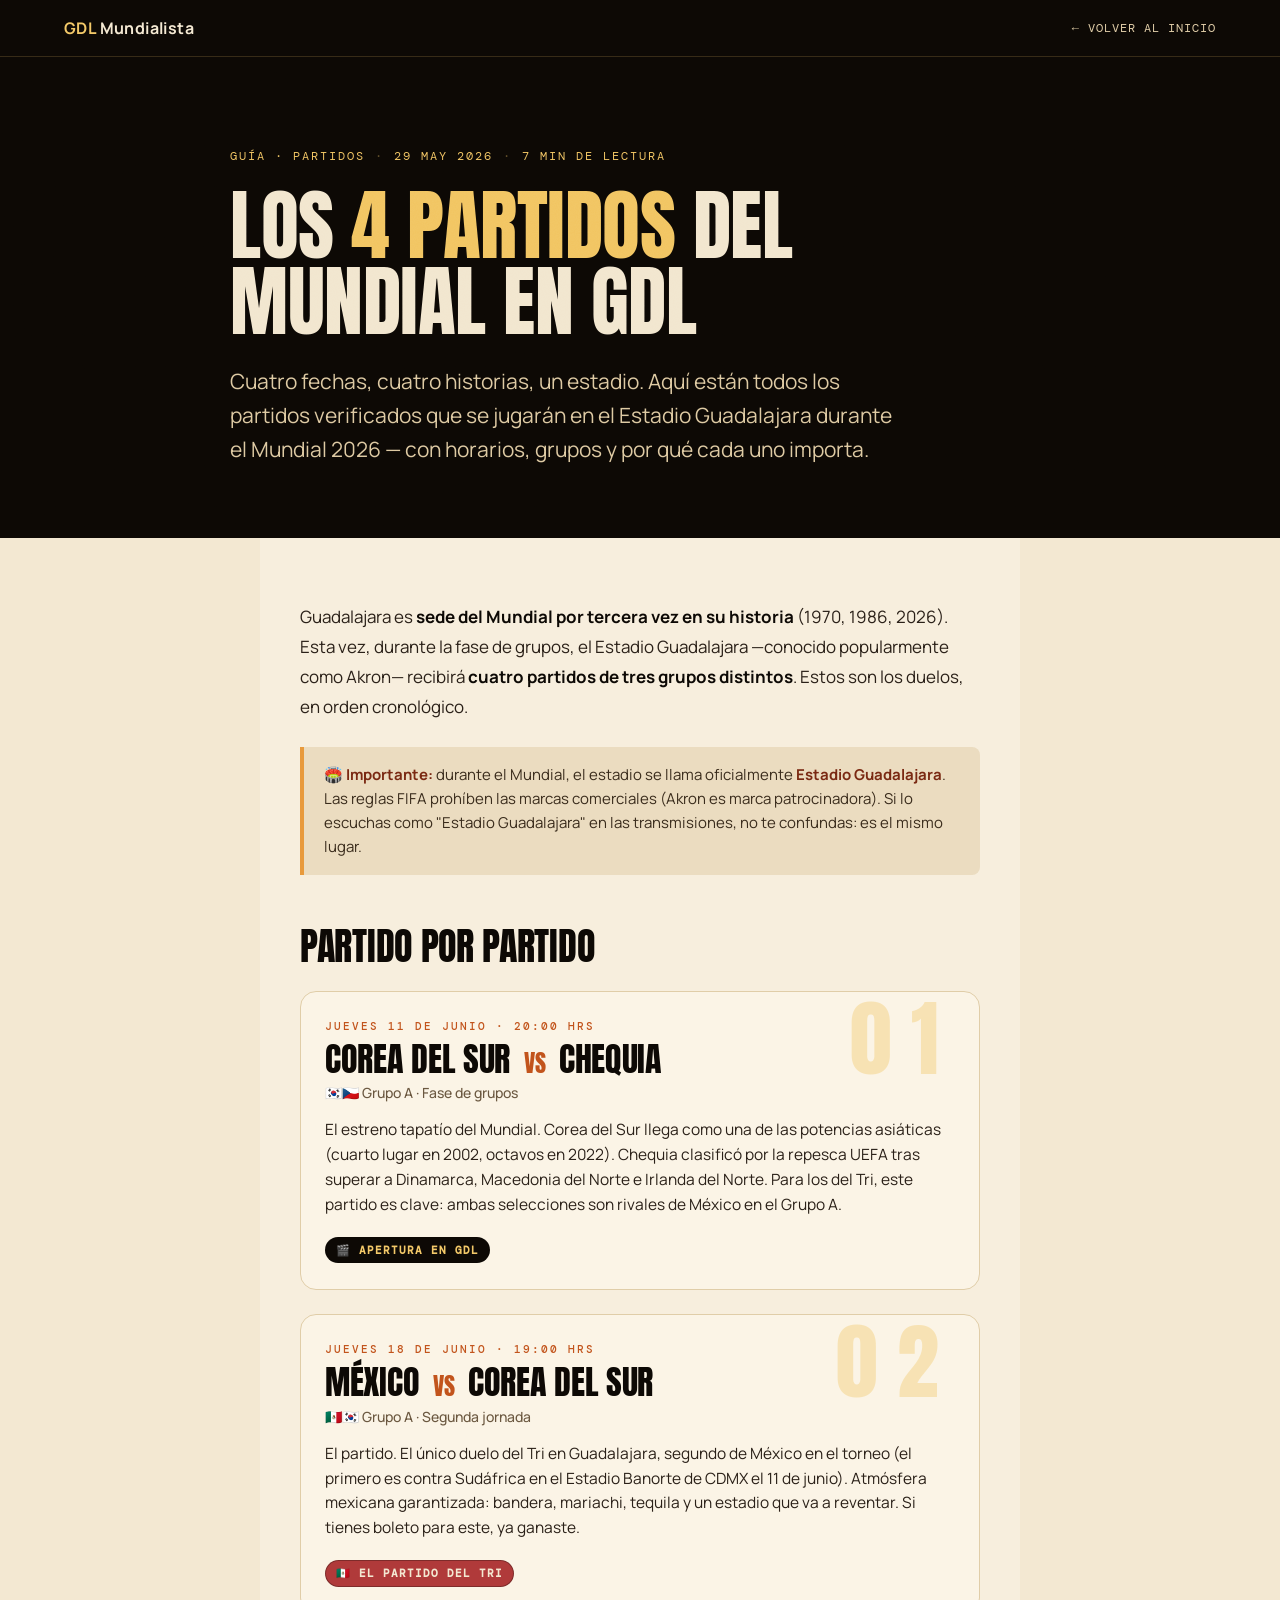
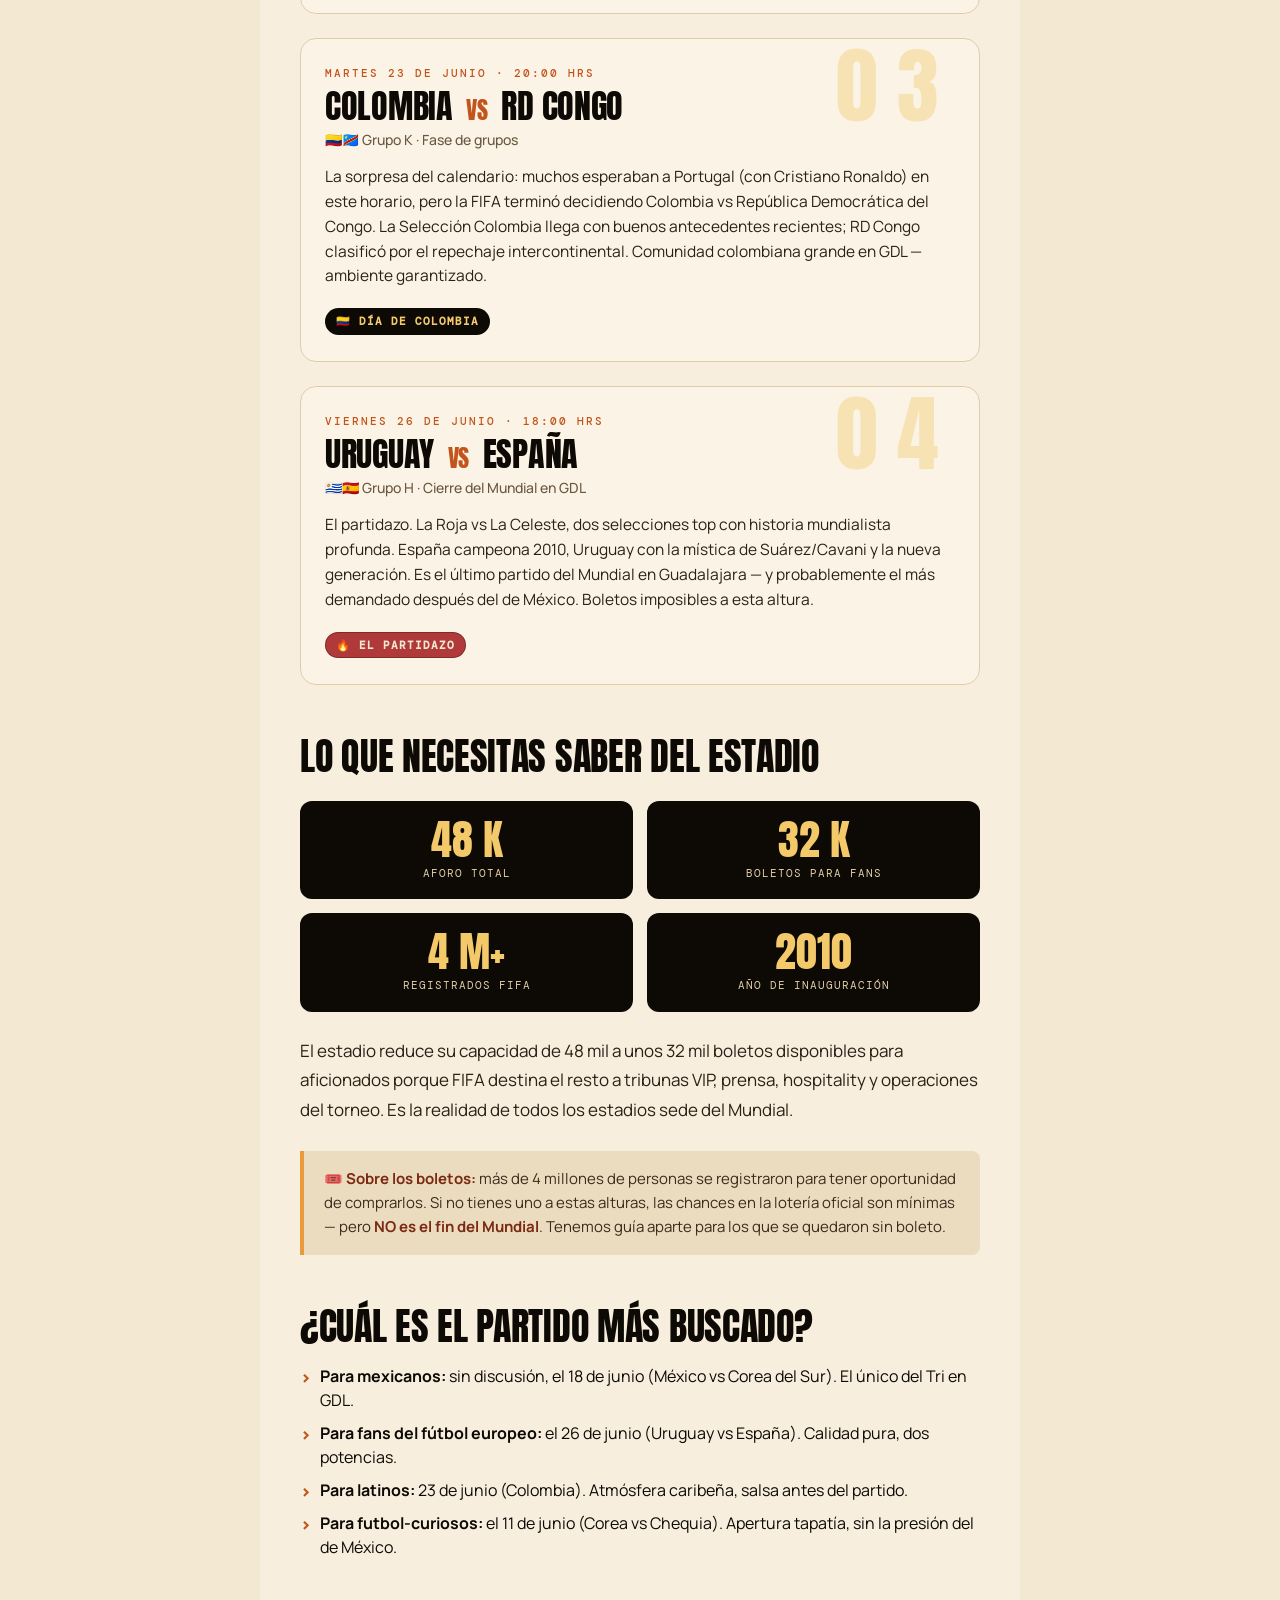
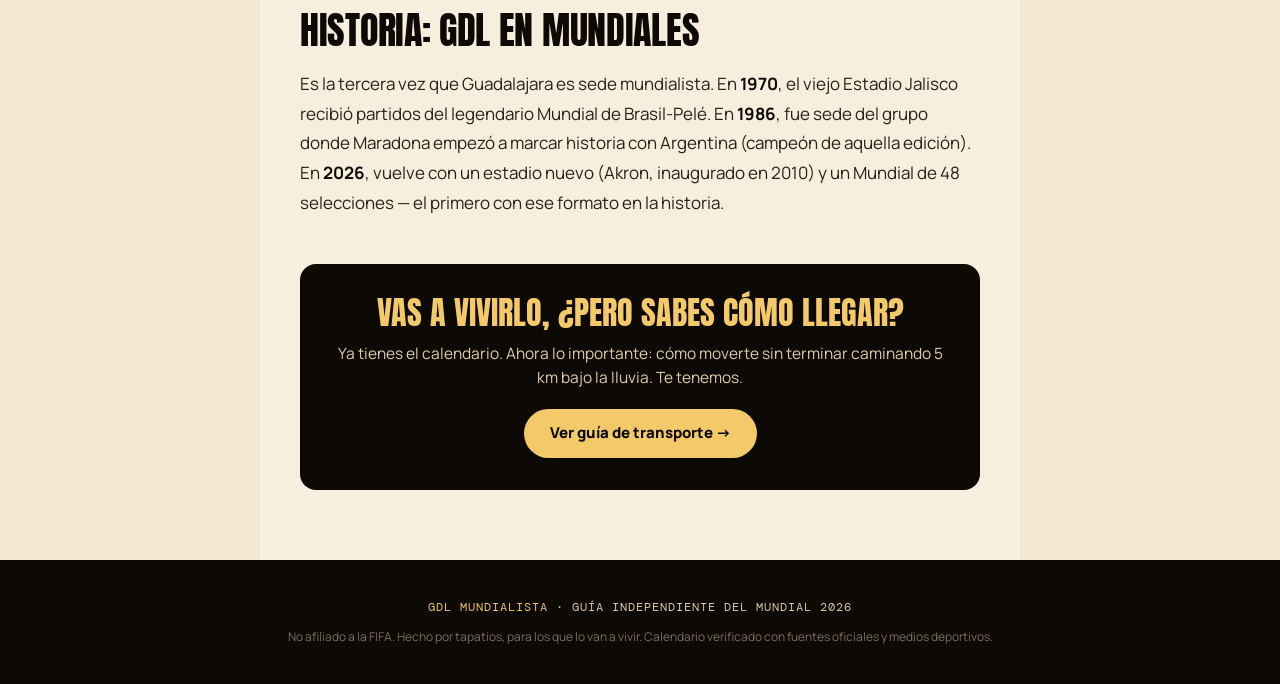
<file: partidos.html>
<!DOCTYPE html>
<html lang="es">
<head>
<meta charset="UTF-8" />
<meta name="viewport" content="width=device-width, initial-scale=1.0" />
<title>Los 4 partidos del Estadio Guadalajara en el Mundial 2026: fechas, horarios y selecciones | GDL Mundialista</title>

<!-- SEO -->
<meta name="description" content="Calendario completo verificado: los 4 partidos que se jugarán en el Estadio Guadalajara (Akron) durante el Mundial 2026, con fechas, horarios, selecciones y contexto de cada duelo." />
<meta name="keywords" content="partidos Mundial 2026 Guadalajara, calendario Estadio Akron Mundial, México vs Corea del Sur Akron, Uruguay España Guadalajara, Estadio Guadalajara FIFA, partidos GDL Mundial 2026" />
<meta name="author" content="GDL Mundialista" />
<meta name="robots" content="index, follow" />
<meta name="theme-color" content="#1a0e07" />
<link rel="canonical" href="https://gdl-mundialista.vercel.app/partidos.html" />

<!-- Open Graph -->
<meta property="og:type" content="article" />
<meta property="og:locale" content="es_MX" />
<meta property="og:site_name" content="GDL Mundialista" />
<meta property="og:title" content="Los 4 partidos del Mundial 2026 en el Estadio Guadalajara" />
<meta property="og:description" content="Calendario verificado: fechas, horarios, selecciones y contexto de cada duelo en el Akron." />
<meta property="og:url" content="https://gdl-mundialista.vercel.app/partidos.html" />

<!-- Twitter -->
<meta name="twitter:card" content="summary_large_image" />
<meta name="twitter:title" content="Los 4 partidos del Mundial 2026 en el Estadio Guadalajara" />
<meta name="twitter:description" content="Calendario verificado: fechas, horarios y contexto de cada duelo." />

<!-- Datos estructurados (SEO) -->
<script type="application/ld+json">
{"@context":"https://schema.org","@type":"Article","headline":"Los 4 partidos del Estadio Guadalajara en el Mundial 2026","datePublished":"2026-05-29","inLanguage":"es-MX","author":{"@type":"Organization","name":"GDL Mundialista"},"publisher":{"@type":"Organization","name":"GDL Mundialista"},"description":"Calendario completo, fechas, horarios y contexto de los 4 partidos del Mundial 2026 que se disputarán en el Estadio Guadalajara (Akron)."}
</script>

<!-- Favicon -->
<link rel="icon" href="data:image/svg+xml,<svg xmlns='http://www.w3.org/2000/svg' viewBox='0 0 100 100'><text y='.9em' font-size='90'>⚽</text></svg>" />

<link rel="preconnect" href="https://fonts.googleapis.com">
<link rel="preconnect" href="https://fonts.gstatic.com" crossorigin>
<link href="https://fonts.googleapis.com/css2?family=Anton&family=Manrope:wght@300;400;500;600;700;800&family=DM+Mono:wght@400;500&display=swap" rel="stylesheet">

<link rel="stylesheet" href="styles.css">

<style>
  /* ===== Página de artículo ===== */
  .art-top{display:flex;justify-content:space-between;align-items:center;gap:16px;padding:16px clamp(20px,5vw,80px);background:var(--ink);border-bottom:1px solid rgba(243,201,105,.18);position:sticky;top:0;z-index:50}
  .art-brand{font-family:var(--ff-body);font-weight:700;color:var(--cream);text-decoration:none;letter-spacing:.4px;font-size:16px}
  .art-brand b{color:var(--sun-1)}
  .art-back{font-family:var(--ff-mono);font-size:12px;color:var(--cream-3);text-decoration:none;text-transform:uppercase;letter-spacing:1px;transition:color .2s}
  .art-back:hover{color:var(--sun-1)}

  .art-hero{background:var(--ink);color:var(--cream);padding:clamp(44px,7vw,96px) clamp(20px,5vw,80px) clamp(40px,6vw,72px)}
  .art-hero-inner{max-width:820px;margin:0 auto}
  .art-eyebrow{font-family:var(--ff-mono);font-size:12px;letter-spacing:2px;color:var(--sun-1);text-transform:uppercase;margin-bottom:22px;display:flex;gap:10px;flex-wrap:wrap;align-items:center}
  .art-eyebrow .sep{opacity:.4}
  .art-h1{font-family:var(--ff-display);font-weight:400;font-size:clamp(36px,6.5vw,78px);line-height:.98;letter-spacing:-.5px;text-transform:uppercase;margin:0 0 26px}
  .art-h1 .accent{color:var(--sun-1)}
  .art-lead{font-family:var(--ff-body);font-weight:400;font-size:clamp(17px,2.1vw,21px);line-height:1.6;color:var(--cream-3);max-width:680px;margin:0}

  .article{max-width:760px;margin:0 auto;padding:clamp(36px,5vw,64px) clamp(20px,5vw,40px);background:var(--paper);color:var(--ink)}
  .article h2{font-family:var(--ff-display);font-weight:400;font-size:clamp(25px,4vw,38px);line-height:1.04;text-transform:uppercase;letter-spacing:-.3px;margin:52px 0 18px}
  .article > p{font-family:var(--ff-body);font-weight:400;font-size:17px;line-height:1.75;margin:0 0 18px;color:#2a2018}
  .article a{color:var(--sun-3);text-decoration:underline;text-underline-offset:3px}
  .article strong{font-weight:700;color:var(--ink)}

  .callout{border-left:4px solid var(--sun-2);background:var(--cream-2);padding:16px 20px;margin:26px 0;border-radius:0 8px 8px 0;font-family:var(--ff-body);font-size:15px;line-height:1.6;color:#3a2c1c}
  .callout strong{color:var(--sun-4)}

  /* Match cards */
  .match{border:1px solid var(--cream-3);border-radius:16px;padding:26px 24px;margin:24px 0;background:#fbf4e6;position:relative;overflow:hidden}
  .match-num{font-family:var(--ff-display);font-size:84px;line-height:.7;color:var(--sun-1);position:absolute;top:18px;right:22px;opacity:.4;pointer-events:none}
  .match-date{font-family:var(--ff-mono);font-size:11px;text-transform:uppercase;letter-spacing:2px;color:var(--sun-3);margin-bottom:10px;font-weight:500}
  .match-vs{font-family:var(--ff-display);font-weight:400;font-size:clamp(24px,4vw,34px);line-height:1.05;letter-spacing:-.3px;margin:0 0 6px;padding-right:60px;text-transform:uppercase}
  .match-vs .vs{color:var(--sun-3);font-size:.7em;margin:0 6px}
  .match-meta{font-family:var(--ff-body);font-size:14px;color:#6b5840;margin-bottom:14px;font-weight:500}
  .match-desc{font-family:var(--ff-body);font-size:15.5px;line-height:1.6;margin:0 0 14px;color:#2a2018}
  .match-tag{display:inline-block;font-family:var(--ff-mono);font-size:11px;font-weight:600;padding:4px 10px;background:var(--ink);color:var(--sun-1);border-radius:999px;letter-spacing:1px;text-transform:uppercase;margin-top:6px}
  .match-tag.hot{background:var(--red);color:var(--cream)}

  /* Stadium stats */
  .stats{display:grid;grid-template-columns:repeat(2,1fr);gap:14px;margin:24px 0}
  .stat{background:var(--ink);color:var(--cream);padding:18px 16px;border-radius:12px;text-align:center}
  .stat-n{font-family:var(--ff-display);font-size:clamp(28px,5vw,42px);color:var(--sun-1);line-height:1;margin-bottom:4px}
  .stat-l{font-family:var(--ff-mono);font-size:11px;letter-spacing:1px;text-transform:uppercase;color:var(--cream-3)}

  .pick{list-style:none;padding:0;margin:18px 0;display:grid;gap:9px}
  .pick li{font-family:var(--ff-body);font-size:16px;padding-left:20px;position:relative;line-height:1.5}
  .pick li::before{content:"›";position:absolute;left:0;color:var(--sun-3);font-weight:800;font-size:18px}

  .art-cta{margin:46px 0 6px;background:var(--ink);color:var(--cream);border-radius:16px;padding:32px 28px;text-align:center}
  .art-cta h3{font-family:var(--ff-display);font-weight:400;font-size:clamp(23px,4vw,32px);text-transform:uppercase;color:var(--sun-1);margin:0 0 12px;line-height:1.05}
  .art-cta p{color:var(--cream-3);font-size:15.5px;margin:0 0 20px;line-height:1.55}
  .art-cta .btn{display:inline-block;background:var(--sun-1);color:var(--ink);font-family:var(--ff-body);font-weight:800;padding:13px 26px;border-radius:999px;text-decoration:none;font-size:15px;transition:transform .15s}
  .art-cta .btn:hover{transform:translateY(-2px)}

  .art-footer{background:var(--ink);color:var(--cream-3);padding:38px clamp(20px,5vw,80px);text-align:center;font-family:var(--ff-mono);font-size:12px;letter-spacing:1px;text-transform:uppercase}
  .art-footer a{color:var(--sun-1);text-decoration:none}
  .art-footer .small{display:block;margin-top:12px;opacity:.55;text-transform:none;letter-spacing:0;font-family:var(--ff-body);font-size:12px}

  @media (max-width:540px){
    .stats{grid-template-columns:1fr 1fr}
    .match-num{font-size:62px}
  }
</style>
<!-- Google Analytics (GA4) -->
<script async src="https://www.googletagmanager.com/gtag/js?id=G-32QBSR5JQ1"></script>
<script>
  window.dataLayer = window.dataLayer || [];
  function gtag(){dataLayer.push(arguments);}
  gtag('js', new Date());
  gtag('config', 'G-32QBSR5JQ1');
</script><meta property="og:image" content="https://gdl-mundialista.vercel.app/og/gdl-mundialista.jpg">
<meta property="og:image:width" content="1200">
<meta property="og:image:height" content="630">
<meta property="og:image:alt" content="GDL Mundialista — Guía del Mundial 2026 en Guadalajara">
<meta name="twitter:image" content="https://gdl-mundialista.vercel.app/og/gdl-mundialista.jpg"></head>
<body>

<div class="page p-amber d-balanced">

  <!-- Top bar -->
  <header class="art-top">
    <a href="index.html" class="art-brand"><b>GDL</b> Mundialista</a>
    <a href="index.html" class="art-back">← Volver al inicio</a>
  </header>

  <!-- Hero -->
  <section class="art-hero grain">
    <div class="art-hero-inner">
      <div class="art-eyebrow">
        <span>Guía · Partidos</span><span class="sep">·</span>
        <span>29 May 2026</span><span class="sep">·</span>
        <span>7 min de lectura</span>
      </div>
      <h1 class="art-h1">Los <span class="accent">4 partidos</span> del Mundial en GDL</h1>
      <p class="art-lead">Cuatro fechas, cuatro historias, un estadio. Aquí están todos los partidos verificados que se jugarán en el Estadio Guadalajara durante el Mundial 2026 — con horarios, grupos y por qué cada uno importa.</p>
    </div>
  </section>

  <!-- Cuerpo -->
  <article class="article">

    <p>Guadalajara es <strong>sede del Mundial por tercera vez en su historia</strong> (1970, 1986, 2026). Esta vez, durante la fase de grupos, el Estadio Guadalajara —conocido popularmente como Akron— recibirá <strong>cuatro partidos de tres grupos distintos</strong>. Estos son los duelos, en orden cronológico.</p>

    <div class="callout">
      🏟️ <strong>Importante:</strong> durante el Mundial, el estadio se llama oficialmente <strong>Estadio Guadalajara</strong>. Las reglas FIFA prohíben las marcas comerciales (Akron es marca patrocinadora). Si lo escuchas como "Estadio Guadalajara" en las transmisiones, no te confundas: es el mismo lugar.
    </div>

    <h2>Partido por partido</h2>

    <!-- PARTIDO 1 -->
    <div class="match">
      <span class="match-num">01</span>
      <div class="match-date">Jueves 11 de junio · 20:00 hrs</div>
      <h3 class="match-vs">Corea del Sur <span class="vs">vs</span> Chequia</h3>
      <div class="match-meta">🇰🇷🇨🇿 Grupo A · Fase de grupos</div>
      <p class="match-desc">El estreno tapatío del Mundial. Corea del Sur llega como una de las potencias asiáticas (cuarto lugar en 2002, octavos en 2022). Chequia clasificó por la repesca UEFA tras superar a Dinamarca, Macedonia del Norte e Irlanda del Norte. Para los del Tri, este partido es clave: ambas selecciones son rivales de México en el Grupo A.</p>
      <span class="match-tag">🎬 Apertura en GDL</span>
    </div>

    <!-- PARTIDO 2 -->
    <div class="match">
      <span class="match-num">02</span>
      <div class="match-date">Jueves 18 de junio · 19:00 hrs</div>
      <h3 class="match-vs">México <span class="vs">vs</span> Corea del Sur</h3>
      <div class="match-meta">🇲🇽🇰🇷 Grupo A · Segunda jornada</div>
      <p class="match-desc">El partido. El único duelo del Tri en Guadalajara, segundo de México en el torneo (el primero es contra Sudáfrica en el Estadio Banorte de CDMX el 11 de junio). Atmósfera mexicana garantizada: bandera, mariachi, tequila y un estadio que va a reventar. Si tienes boleto para este, ya ganaste.</p>
      <span class="match-tag hot">🇲🇽 El partido del Tri</span>
    </div>

    <!-- PARTIDO 3 -->
    <div class="match">
      <span class="match-num">03</span>
      <div class="match-date">Martes 23 de junio · 20:00 hrs</div>
      <h3 class="match-vs">Colombia <span class="vs">vs</span> RD Congo</h3>
      <div class="match-meta">🇨🇴🇨🇩 Grupo K · Fase de grupos</div>
      <p class="match-desc">La sorpresa del calendario: muchos esperaban a Portugal (con Cristiano Ronaldo) en este horario, pero la FIFA terminó decidiendo Colombia vs República Democrática del Congo. La Selección Colombia llega con buenos antecedentes recientes; RD Congo clasificó por el repechaje intercontinental. Comunidad colombiana grande en GDL — ambiente garantizado.</p>
      <span class="match-tag">🇨🇴 Día de Colombia</span>
    </div>

    <!-- PARTIDO 4 -->
    <div class="match">
      <span class="match-num">04</span>
      <div class="match-date">Viernes 26 de junio · 18:00 hrs</div>
      <h3 class="match-vs">Uruguay <span class="vs">vs</span> España</h3>
      <div class="match-meta">🇺🇾🇪🇸 Grupo H · Cierre del Mundial en GDL</div>
      <p class="match-desc">El partidazo. La Roja vs La Celeste, dos selecciones top con historia mundialista profunda. España campeona 2010, Uruguay con la mística de Suárez/Cavani y la nueva generación. Es el último partido del Mundial en Guadalajara — y probablemente el más demandado después del de México. Boletos imposibles a esta altura.</p>
      <span class="match-tag hot">🔥 El partidazo</span>
    </div>

    <h2>Lo que necesitas saber del estadio</h2>

    <div class="stats">
      <div class="stat">
        <div class="stat-n">48 K</div>
        <div class="stat-l">aforo total</div>
      </div>
      <div class="stat">
        <div class="stat-n">32 K</div>
        <div class="stat-l">boletos para fans</div>
      </div>
      <div class="stat">
        <div class="stat-n">4 M+</div>
        <div class="stat-l">registrados FIFA</div>
      </div>
      <div class="stat">
        <div class="stat-n">2010</div>
        <div class="stat-l">año de inauguración</div>
      </div>
    </div>

    <p>El estadio reduce su capacidad de 48 mil a unos 32 mil boletos disponibles para aficionados porque FIFA destina el resto a tribunas VIP, prensa, hospitality y operaciones del torneo. Es la realidad de todos los estadios sede del Mundial.</p>

    <div class="callout">
      🎟️ <strong>Sobre los boletos:</strong> más de 4 millones de personas se registraron para tener oportunidad de comprarlos. Si no tienes uno a estas alturas, las chances en la lotería oficial son mínimas — pero <strong>NO es el fin del Mundial</strong>. Tenemos guía aparte para los que se quedaron sin boleto.
    </div>

    <h2>¿Cuál es el partido más buscado?</h2>
    <ul class="pick">
      <li><strong>Para mexicanos:</strong> sin discusión, el 18 de junio (México vs Corea del Sur). El único del Tri en GDL.</li>
      <li><strong>Para fans del fútbol europeo:</strong> el 26 de junio (Uruguay vs España). Calidad pura, dos potencias.</li>
      <li><strong>Para latinos:</strong> 23 de junio (Colombia). Atmósfera caribeña, salsa antes del partido.</li>
      <li><strong>Para futbol-curiosos:</strong> el 11 de junio (Corea vs Chequia). Apertura tapatía, sin la presión del de México.</li>
    </ul>

    <h2>Historia: GDL en Mundiales</h2>
    <p>Es la tercera vez que Guadalajara es sede mundialista. En <strong>1970</strong>, el viejo Estadio Jalisco recibió partidos del legendario Mundial de Brasil-Pelé. En <strong>1986</strong>, fue sede del grupo donde Maradona empezó a marcar historia con Argentina (campeón de aquella edición). En <strong>2026</strong>, vuelve con un estadio nuevo (Akron, inaugurado en 2010) y un Mundial de 48 selecciones — el primero con ese formato en la historia.</p>

    <div class="art-cta">
      <h3>Vas a vivirlo, ¿pero sabes cómo llegar?</h3>
      <p>Ya tienes el calendario. Ahora lo importante: cómo moverte sin terminar caminando 5 km bajo la lluvia. Te tenemos.</p>
      <a class="btn" href="transporte.html">Ver guía de transporte →</a>
    </div>

  </article>

  <!-- Footer -->
  <footer class="art-footer grain">
    <div><a href="index.html">GDL MUNDIALISTA</a> · GUÍA INDEPENDIENTE DEL MUNDIAL 2026</div>
    <span class="small">No afiliado a la FIFA. Hecho por tapatíos, para los que lo van a vivir. Calendario verificado con fuentes oficiales y medios deportivos.</span>
  </footer>

</div>
</body>
</html>
</file>
<file: styles.css>
/* ============================================================
   GDL MUNDIALISTA — base styles & design tokens
   ============================================================ */

:root {
  /* base neutrals */
  --ink: #0d0905;
  --ink-2: #1a130c;
  --cream: #f3e8d2;
  --cream-2: #ebdcc0;
  --cream-3: #e0cda8;
  --paper: #f7eedd;

  /* palette: AMBER (default) — atardecer dorado/ámbar */
  --sun-1: #f3c969;   /* light gold */
  --sun-2: #e89a3c;   /* warm amber */
  --sun-3: #c2541c;   /* burnt orange */
  --sun-4: #7a2912;   /* deep ember */

  /* accents */
  --green: #2c5f3f;   /* deep mexican green */
  --red: #b03a3a;     /* vermillion red */

  /* density */
  --pad-section-y: clamp(72px, 10vw, 140px);
  --pad-section-x: clamp(20px, 5vw, 80px);
  --gap-block: clamp(48px, 6vw, 96px);

  /* type */
  --ff-display: "Anton", "Bebas Neue", "Archivo Black", sans-serif;
  --ff-body: "Manrope", system-ui, -apple-system, sans-serif;
  --ff-mono: "DM Mono", ui-monospace, monospace;
}

/* palette variants */
.p-amber {
  --sun-1: #f3c969;
  --sun-2: #e89a3c;
  --sun-3: #c2541c;
  --sun-4: #7a2912;
}
.p-burnt {
  --sun-1: #e8a464;
  --sun-2: #c87035;
  --sun-3: #9a3c14;
  --sun-4: #5a1908;
}
.p-rosy {
  --sun-1: #f4b89a;
  --sun-2: #e07a5f;
  --sun-3: #b04a55;
  --sun-4: #6a1f3d;
}

/* density variants */
.d-airy {
  --pad-section-y: clamp(96px, 13vw, 180px);
  --gap-block: clamp(64px, 8vw, 120px);
}
.d-compact {
  --pad-section-y: clamp(48px, 7vw, 96px);
  --gap-block: clamp(32px, 4vw, 64px);
}

/* ============================================================
   RESET
   ============================================================ */
*, *::before, *::after { box-sizing: border-box; }
html, body { margin: 0; padding: 0; }
body {
  font-family: var(--ff-body);
  background: var(--cream);
  color: var(--ink);
  -webkit-font-smoothing: antialiased;
  text-rendering: optimizeLegibility;
  line-height: 1.5;
  overflow-x: hidden;
}
img, svg { display: block; max-width: 100%; }
button { font: inherit; }

/* ============================================================
   PAPER GRAIN OVERLAY (applied via class)
   ============================================================ */
.grain {
  position: relative;
}
.grain::after {
  content: "";
  position: absolute;
  inset: 0;
  pointer-events: none;
  z-index: 5;
  opacity: 0.18;
  mix-blend-mode: overlay;
  background-image: url("data:image/svg+xml;utf8,<svg xmlns='http://www.w3.org/2000/svg' width='320' height='320'><filter id='n'><feTurbulence type='fractalNoise' baseFrequency='0.9' numOctaves='2' stitchTiles='stitch'/><feColorMatrix values='0 0 0 0 0  0 0 0 0 0  0 0 0 0 0  0 0 0 0.5 0'/></filter><rect width='100%25' height='100%25' filter='url(%23n)'/></svg>");
}
.grain-strong::after {
  opacity: 0.32;
  mix-blend-mode: multiply;
}

/* ============================================================
   TYPOGRAPHY
   ============================================================ */
.display {
  font-family: var(--ff-display);
  font-weight: 400;
  text-transform: uppercase;
  letter-spacing: -0.005em;
  line-height: 0.85;
}
.eyebrow {
  font-family: var(--ff-mono);
  font-size: 11px;
  letter-spacing: 0.22em;
  text-transform: uppercase;
  font-weight: 500;
}
.body-lg { font-size: clamp(17px, 1.6vw, 21px); line-height: 1.55; }

/* ============================================================
   LAYOUT
   ============================================================ */
.wrap {
  width: 100%;
  max-width: 1320px;
  margin: 0 auto;
  padding-left: var(--pad-section-x);
  padding-right: var(--pad-section-x);
}
.section {
  padding-top: var(--pad-section-y);
  padding-bottom: var(--pad-section-y);
  position: relative;
}

/* ============================================================
   NAV
   ============================================================ */
.nav {
  position: absolute;
  top: 0;
  left: 0;
  right: 0;
  z-index: 10;
  display: flex;
  align-items: center;
  justify-content: space-between;
  padding: 24px var(--pad-section-x);
  color: rgba(243, 232, 210, 0.85);
  font-family: var(--ff-mono);
  font-size: 11px;
  letter-spacing: 0.18em;
  text-transform: uppercase;
}
.nav b { font-weight: 600; color: var(--cream); }
.nav .dot { display:inline-block; width:6px; height:6px; border-radius:50%; background: var(--sun-2); margin: 0 8px 2px; vertical-align: middle; box-shadow: 0 0 12px var(--sun-2); }

/* ============================================================
   HERO
   ============================================================ */
.hero {
  position: relative;
  min-height: 100vh;
  min-height: 100svh;
  background: var(--ink);
  color: var(--cream);
  overflow: hidden;
  display: flex;
  flex-direction: column;
  justify-content: flex-end;
  padding-top: 100px;
  padding-bottom: 0;
}
.hero.is-cream {
  background: var(--paper);
  color: var(--ink);
}
.hero-sky {
  position: absolute;
  inset: 0;
  background:
    radial-gradient(ellipse 90% 60% at 50% 100%,
      rgba(243, 201, 105, 0.55) 0%,
      rgba(232, 154, 60, 0.40) 22%,
      rgba(194, 84, 28, 0.28) 42%,
      rgba(122, 41, 18, 0.12) 62%,
      transparent 78%);
  pointer-events: none;
  z-index: 1;
}
.hero.is-cream .hero-sky {
  background:
    radial-gradient(ellipse 90% 60% at 50% 100%,
      rgba(232, 154, 60, 0.55) 0%,
      rgba(194, 84, 28, 0.35) 30%,
      rgba(122, 41, 18, 0.18) 55%,
      transparent 75%);
  mix-blend-mode: multiply;
}
.hero-content {
  position: relative;
  z-index: 3;
  padding-left: var(--pad-section-x);
  padding-right: var(--pad-section-x);
  max-width: 1320px;
  margin: 0 auto;
  width: 100%;
}
.hero-meta {
  display: flex;
  align-items: center;
  justify-content: space-between;
  flex-wrap: wrap;
  gap: 16px;
  padding-bottom: 18px;
  border-bottom: 1px solid rgba(243, 232, 210, 0.18);
  margin-bottom: clamp(28px, 4vw, 56px);
  font-family: var(--ff-mono);
  font-size: 11px;
  letter-spacing: 0.18em;
  text-transform: uppercase;
  opacity: 0.7;
}
.hero.is-cream .hero-meta { border-bottom-color: rgba(13, 9, 5, 0.15); }

.hero-title {
  font-size: clamp(68px, 16vw, 240px);
  margin: 0;
  letter-spacing: -0.01em;
}
.hero-title .row {
  display: block;
  position: relative;
}
.hero-title .accent {
  color: var(--sun-2);
}
.hero-title .stroke {
  -webkit-text-stroke: 2px currentColor;
  color: transparent;
}
@media (max-width: 700px) {
  .hero-title .stroke { -webkit-text-stroke: 1.5px currentColor; }
}

.hero-tagline {
  margin-top: clamp(20px, 3vw, 36px);
  font-size: clamp(16px, 1.7vw, 22px);
  max-width: 540px;
  line-height: 1.45;
  font-weight: 400;
  opacity: 0.85;
}

.hero-bottom {
  position: relative;
  z-index: 3;
  margin-top: clamp(40px, 6vw, 80px);
}

/* Stadium silhouette */
.hero-stadium {
  position: absolute;
  left: 0; right: 0; bottom: 0;
  height: clamp(120px, 22vw, 280px);
  pointer-events: none;
  z-index: 2;
  opacity: 0.95;
}
.hero-stadium svg { width: 100%; height: 100%; display: block; }

/* ============================================================
   FLIP CLOCK
   ============================================================ */
.clock {
  display: flex;
  align-items: stretch;
  gap: clamp(8px, 1.5vw, 16px);
  flex-wrap: nowrap;
  padding-bottom: clamp(30px, 5vw, 60px);
}
.clock-unit {
  display: flex;
  flex-direction: column;
  align-items: stretch;
  gap: 8px;
  min-width: 0;
  flex: 1 1 0;
}
.clock-digits {
  display: flex;
  gap: 4px;
}
.clock-digit {
  flex: 1 1 0;
  position: relative;
  background: linear-gradient(180deg, #1f1610 0%, #100a06 50%, #0a0604 50%, #0d0805 100%);
  border-radius: clamp(4px, 0.6vw, 8px);
  font-family: var(--ff-display);
  font-size: clamp(34px, 7.5vw, 96px);
  line-height: 1;
  color: var(--cream);
  text-align: center;
  padding: clamp(10px, 1.6vw, 22px) clamp(4px, 0.8vw, 12px) clamp(8px, 1.4vw, 18px);
  overflow: hidden;
  box-shadow:
    inset 0 1px 0 rgba(255,255,255,0.08),
    inset 0 -1px 0 rgba(0,0,0,0.4),
    0 4px 24px rgba(0,0,0,0.3);
  isolation: isolate;
}
.clock-digit::before {
  content: "";
  position: absolute;
  left: 4%;
  right: 4%;
  top: 50%;
  height: 1px;
  background: rgba(0,0,0,0.7);
  z-index: 2;
  transform: translateY(-0.5px);
}
.clock-digit::after {
  content: "";
  position: absolute;
  left: 0; right: 0; top: 0; bottom: 50%;
  background: linear-gradient(180deg, rgba(255,255,255,0.06) 0%, rgba(255,255,255,0) 100%);
  z-index: 1;
  pointer-events: none;
}
.clock-digit span {
  display: block;
  position: relative;
  z-index: 0;
}
.clock-digit.flip span {
  animation: flipDigit 0.5s cubic-bezier(.45,.05,.55,.95);
  transform-origin: 50% 50%;
}
@keyframes flipDigit {
  0%   { transform: rotateX(0deg); opacity: 1; }
  35%  { transform: rotateX(-80deg); opacity: 0.6; }
  55%  { transform: rotateX(80deg); opacity: 0.6; }
  100% { transform: rotateX(0deg); opacity: 1; }
}

.hero.is-cream .clock-digit {
  background: linear-gradient(180deg, var(--ink) 0%, var(--ink-2) 50%, #050302 50%, #0a0604 100%);
}

.clock-label {
  font-family: var(--ff-mono);
  font-size: clamp(9px, 1vw, 11px);
  letter-spacing: 0.24em;
  text-transform: uppercase;
  opacity: 0.6;
  text-align: center;
  font-weight: 500;
}
.clock-eyebrow {
  display: flex;
  align-items: center;
  gap: 12px;
  font-family: var(--ff-mono);
  font-size: 11px;
  letter-spacing: 0.22em;
  text-transform: uppercase;
  opacity: 0.7;
  margin-bottom: clamp(12px, 1.5vw, 20px);
}
.clock-eyebrow .pulse {
  width: 8px; height: 8px; border-radius: 50%;
  background: var(--sun-2);
  box-shadow: 0 0 0 0 var(--sun-2);
  animation: pulse 2s infinite;
}
@keyframes pulse {
  0% { box-shadow: 0 0 0 0 rgba(232, 154, 60, 0.7); }
  70% { box-shadow: 0 0 0 14px rgba(232, 154, 60, 0); }
  100% { box-shadow: 0 0 0 0 rgba(232, 154, 60, 0); }
}

/* ============================================================
   SECTION HEADERS (editorial style)
   ============================================================ */
.sec-header {
  display: flex;
  align-items: flex-end;
  justify-content: space-between;
  gap: 24px;
  margin-bottom: clamp(40px, 6vw, 72px);
  border-bottom: 1px solid rgba(13, 9, 5, 0.18);
  padding-bottom: clamp(20px, 2.5vw, 32px);
  flex-wrap: wrap;
}
.sec-header .sec-num {
  font-family: var(--ff-mono);
  font-size: 11px;
  letter-spacing: 0.22em;
  text-transform: uppercase;
  color: var(--sun-3);
  margin-bottom: 8px;
}
.sec-header h2 {
  font-family: var(--ff-display);
  font-size: clamp(40px, 7vw, 96px);
  line-height: 0.9;
  margin: 0;
  letter-spacing: -0.01em;
  text-transform: uppercase;
  max-width: 14ch;
}
.sec-header .meta {
  font-family: var(--ff-mono);
  font-size: 11px;
  letter-spacing: 0.18em;
  text-transform: uppercase;
  opacity: 0.55;
  white-space: nowrap;
  align-self: flex-end;
  padding-bottom: 8px;
}

/* ============================================================
   CATEGORIES GRID
   ============================================================ */
.cat-grid {
  display: grid;
  grid-template-columns: repeat(2, 1fr);
  gap: 1px;
  background: rgba(13, 9, 5, 0.15);
  border: 1px solid rgba(13, 9, 5, 0.15);
}
@media (min-width: 720px) {
  .cat-grid { grid-template-columns: repeat(3, 1fr); }
}
.cat-card {
  background: var(--paper);
  padding: clamp(28px, 3.2vw, 44px) clamp(24px, 2.8vw, 36px);
  display: flex;
  flex-direction: column;
  gap: 18px;
  position: relative;
  transition: background 0.35s ease;
  min-height: clamp(220px, 22vw, 280px);
}
.cat-card:hover { background: var(--cream-2); }
.cat-num {
  font-family: var(--ff-mono);
  font-size: 11px;
  letter-spacing: 0.22em;
  color: var(--sun-3);
  font-weight: 500;
}
.cat-icon {
  width: clamp(56px, 6vw, 80px);
  height: clamp(56px, 6vw, 80px);
  margin: clamp(4px, 1vw, 12px) 0;
}
.cat-title {
  font-family: var(--ff-display);
  font-size: clamp(26px, 3.2vw, 38px);
  line-height: 0.95;
  text-transform: uppercase;
  margin: 0;
  letter-spacing: -0.005em;
}
.cat-desc {
  font-size: 14px;
  line-height: 1.5;
  opacity: 0.7;
  margin: 0;
  margin-top: auto;
}

/* ============================================================
   MATCHES
   ============================================================ */
.section-dark {
  background: var(--ink);
  color: var(--cream);
}
.section-dark .sec-header { border-bottom-color: rgba(243, 232, 210, 0.15); }
.section-dark .sec-header .sec-num { color: var(--sun-1); }
.section-dark .sec-header .meta { opacity: 0.45; }

.match-grid {
  display: grid;
  grid-template-columns: 1fr;
  gap: clamp(16px, 2vw, 28px);
}
@media (min-width: 720px) {
  .match-grid { grid-template-columns: repeat(2, 1fr); }
}
@media (min-width: 1100px) {
  .match-grid { grid-template-columns: repeat(4, 1fr); }
}

/* POSTER style */
.match-poster {
  position: relative;
  background: var(--paper);
  color: var(--ink);
  padding: clamp(22px, 2.4vw, 32px);
  display: flex;
  flex-direction: column;
  gap: 14px;
  min-height: clamp(420px, 38vw, 520px);
  overflow: hidden;
  transition: transform 0.45s cubic-bezier(.2,.7,.2,1);
}
.match-poster:hover { transform: translateY(-4px); }
.match-poster.tbc { background: #1c150e; color: var(--cream); }
.match-poster.tbc .match-line { border-color: rgba(243, 232, 210, 0.2); }
.match-poster.tbc .match-tag { color: var(--sun-1); border-color: rgba(243, 201, 105, 0.4); }

.match-num {
  font-family: var(--ff-mono);
  font-size: 11px;
  letter-spacing: 0.22em;
  text-transform: uppercase;
  color: var(--sun-3);
  display: flex;
  justify-content: space-between;
}
.match-poster.tbc .match-num { color: var(--sun-1); }

.match-tag {
  font-family: var(--ff-mono);
  font-size: 10px;
  letter-spacing: 0.18em;
  text-transform: uppercase;
  padding: 4px 8px;
  border: 1px solid rgba(13, 9, 5, 0.3);
  border-radius: 3px;
  color: var(--sun-3);
  align-self: flex-start;
}

.match-date {
  font-family: var(--ff-display);
  font-size: clamp(82px, 9.5vw, 140px);
  line-height: 0.82;
  letter-spacing: -0.02em;
  margin: 4px 0;
  text-transform: uppercase;
}
.match-date .small {
  font-size: 0.35em;
  display: block;
  letter-spacing: 0.04em;
  opacity: 0.8;
  margin-top: 4px;
}
.match-date.tbc { color: var(--sun-1); opacity: 0.85; }

.match-shields {
  display: flex;
  align-items: center;
  gap: 12px;
  margin: 14px 0;
}
.shield {
  width: clamp(44px, 5vw, 64px);
  height: clamp(52px, 6vw, 76px);
  position: relative;
  flex-shrink: 0;
}
.shield svg { width: 100%; height: 100%; }
.shield-vs {
  font-family: var(--ff-display);
  font-size: clamp(20px, 2.5vw, 32px);
  opacity: 0.4;
  letter-spacing: 0.02em;
}
.match-teams {
  display: flex;
  flex-direction: column;
  gap: 2px;
  margin-left: 6px;
}
.match-team {
  font-family: var(--ff-display);
  font-size: clamp(20px, 2.2vw, 28px);
  line-height: 1.1;
  text-transform: uppercase;
  letter-spacing: -0.005em;
}
.match-team.q {
  font-family: var(--ff-body);
  font-weight: 600;
  font-size: clamp(11px, 1vw, 13px);
  letter-spacing: 0.04em;
  opacity: 0.55;
  text-transform: uppercase;
  max-width: 22ch;
}

.match-line {
  border-top: 1px solid rgba(13, 9, 5, 0.18);
  padding-top: 12px;
  margin-top: auto;
  display: flex;
  justify-content: space-between;
  font-family: var(--ff-mono);
  font-size: 10px;
  letter-spacing: 0.16em;
  text-transform: uppercase;
  opacity: 0.65;
}

/* TICKET style */
.match-ticket {
  position: relative;
  background: var(--paper);
  color: var(--ink);
  display: grid;
  grid-template-columns: 1fr 90px;
  min-height: clamp(380px, 36vw, 480px);
  overflow: hidden;
  border: 1px solid rgba(13,9,5,0.15);
}
.match-ticket.tbc { background: #1c150e; color: var(--cream); border-color: rgba(243,232,210,0.15); }
.ticket-main {
  padding: clamp(22px, 2.4vw, 32px);
  display: flex;
  flex-direction: column;
  gap: 14px;
}
.ticket-stub {
  background: var(--cream-2);
  display: flex;
  flex-direction: column;
  justify-content: space-between;
  padding: 18px 8px;
  position: relative;
  writing-mode: vertical-rl;
  transform: rotate(180deg);
  border-left: 2px dashed rgba(13,9,5,0.3);
  font-family: var(--ff-mono);
  font-size: 9px;
  letter-spacing: 0.24em;
  text-transform: uppercase;
  align-items: center;
  text-align: center;
}
.match-ticket.tbc .ticket-stub { background: #2a1f15; border-left-color: rgba(243,232,210,0.25); }
.ticket-stub .ticket-no { font-family: var(--ff-display); font-size: 18px; writing-mode: horizontal-tb; transform: rotate(90deg); letter-spacing: 0.05em; color: var(--sun-3); }
.match-ticket.tbc .ticket-stub .ticket-no { color: var(--sun-1); }
.ticket-stub::before {
  content: "";
  position: absolute;
  left: -8px; top: -8px;
  width: 16px; height: 16px;
  border-radius: 50%;
  background: var(--cream);
}
.ticket-stub::after {
  content: "";
  position: absolute;
  left: -8px; bottom: -8px;
  width: 16px; height: 16px;
  border-radius: 50%;
  background: var(--cream);
}
.match-ticket.tbc .ticket-stub::before,
.match-ticket.tbc .ticket-stub::after { background: var(--ink); }
.ticket-barcode {
  display: flex;
  gap: 1px;
  height: 50px;
  align-items: stretch;
  writing-mode: horizontal-tb;
  transform: rotate(90deg);
  margin: 8px 0;
}
.ticket-barcode i {
  display: block;
  background: currentColor;
  width: 2px;
}

/* FICHA style */
.match-ficha {
  background: var(--paper);
  color: var(--ink);
  padding: clamp(22px, 2.4vw, 32px);
  display: flex;
  flex-direction: column;
  gap: 4px;
  min-height: clamp(380px, 36vw, 480px);
  border: 1px solid rgba(13,9,5,0.18);
}
.match-ficha.tbc { background: #1c150e; color: var(--cream); border-color: rgba(243,232,210,0.18); }
.ficha-row {
  display: flex;
  justify-content: space-between;
  padding: 12px 0;
  border-bottom: 1px solid rgba(13,9,5,0.1);
  font-family: var(--ff-mono);
  font-size: 11px;
  letter-spacing: 0.06em;
  text-transform: uppercase;
}
.match-ficha.tbc .ficha-row { border-bottom-color: rgba(243,232,210,0.1); }
.ficha-row b { font-family: var(--ff-body); font-weight: 600; opacity: 0.55; }
.ficha-num {
  font-family: var(--ff-display);
  font-size: clamp(48px, 6vw, 80px);
  line-height: 0.85;
  color: var(--sun-3);
  margin-bottom: 12px;
}
.match-ficha.tbc .ficha-num { color: var(--sun-1); }
.ficha-teams {
  font-family: var(--ff-display);
  font-size: clamp(28px, 3vw, 40px);
  line-height: 1;
  text-transform: uppercase;
  margin: 12px 0;
}
.ficha-vs { color: var(--sun-3); margin: 0 8px; }
.match-ficha.tbc .ficha-vs { color: var(--sun-1); }

/* ============================================================
   GUIDES (blog cards)
   ============================================================ */
.guides-grid {
  display: grid;
  grid-template-columns: 1fr;
  gap: clamp(32px, 4vw, 48px);
}
@media (min-width: 720px) {
  .guides-grid { grid-template-columns: repeat(3, 1fr); }
}
.guide {
  display: flex;
  flex-direction: column;
  gap: 18px;
  text-decoration: none;
  color: inherit;
  cursor: pointer;
}
.guide-cover {
  aspect-ratio: 4 / 5;
  width: 100%;
  position: relative;
  overflow: hidden;
  background: var(--cream-2);
}
.guide-cover svg {
  width: 100%; height: 100%;
  transition: transform 0.6s cubic-bezier(.2,.7,.2,1);
}
.guide:hover .guide-cover svg { transform: scale(1.04); }
.guide-cat {
  position: absolute;
  top: 16px; left: 16px;
  font-family: var(--ff-mono);
  font-size: 10px;
  letter-spacing: 0.2em;
  text-transform: uppercase;
  background: var(--ink);
  color: var(--cream);
  padding: 6px 10px;
  z-index: 2;
}
.guide-meta {
  display: flex;
  justify-content: space-between;
  font-family: var(--ff-mono);
  font-size: 10px;
  letter-spacing: 0.18em;
  text-transform: uppercase;
  opacity: 0.55;
}
.guide-title {
  font-family: var(--ff-display);
  font-size: clamp(26px, 2.6vw, 34px);
  line-height: 0.95;
  text-transform: uppercase;
  letter-spacing: -0.005em;
  margin: 0;
}
.guide-snip {
  font-size: 14px;
  line-height: 1.5;
  opacity: 0.7;
  margin: 0;
}
.guide-read {
  font-family: var(--ff-mono);
  font-size: 11px;
  letter-spacing: 0.22em;
  text-transform: uppercase;
  color: var(--sun-3);
  margin-top: 4px;
  display: inline-flex;
  align-items: center;
  gap: 8px;
}
.guide-read::after { content: "→"; transition: transform 0.3s ease; }
.guide:hover .guide-read::after { transform: translateX(4px); }

/* ============================================================
   NEWSLETTER
   ============================================================ */
.newsletter {
  background: var(--ink);
  color: var(--cream);
  position: relative;
  overflow: hidden;
}
.newsletter-bg {
  position: absolute;
  inset: 0;
  background:
    radial-gradient(ellipse 80% 70% at 20% 100%,
      rgba(232, 154, 60, 0.35) 0%,
      transparent 65%),
    radial-gradient(ellipse 60% 50% at 90% 0%,
      rgba(194, 84, 28, 0.25) 0%,
      transparent 60%);
  pointer-events: none;
}
.newsletter-inner {
  position: relative;
  z-index: 2;
  display: grid;
  grid-template-columns: 1fr;
  gap: clamp(36px, 4vw, 64px);
  align-items: center;
}
@media (min-width: 900px) {
  .newsletter-inner { grid-template-columns: 1.2fr 1fr; }
}
.newsletter h2 {
  font-family: var(--ff-display);
  font-size: clamp(48px, 8vw, 120px);
  line-height: 0.88;
  text-transform: uppercase;
  margin: 0;
  letter-spacing: -0.01em;
}
.newsletter h2 .accent { color: var(--sun-2); }
.newsletter p {
  font-size: clamp(16px, 1.5vw, 19px);
  line-height: 1.5;
  opacity: 0.75;
  margin-top: 20px;
  max-width: 38ch;
}
.newsletter-form {
  display: flex;
  flex-direction: column;
  gap: 12px;
}
.newsletter-form .input-wrap {
  display: flex;
  background: rgba(243, 232, 210, 0.08);
  border: 1px solid rgba(243, 232, 210, 0.2);
  border-radius: 0;
  overflow: hidden;
  transition: border-color 0.25s ease;
}
.newsletter-form .input-wrap:focus-within { border-color: var(--sun-2); }
.newsletter-form input {
  flex: 1;
  background: transparent;
  border: 0;
  outline: 0;
  color: var(--cream);
  padding: 18px 20px;
  font: 500 15px/1 var(--ff-body);
  letter-spacing: 0.01em;
}
.newsletter-form input::placeholder { color: rgba(243,232,210,0.4); }
.newsletter-form button {
  background: var(--sun-2);
  color: var(--ink);
  border: 0;
  padding: 0 24px;
  font-family: var(--ff-display);
  font-size: 18px;
  letter-spacing: 0.04em;
  text-transform: uppercase;
  cursor: pointer;
  transition: background 0.2s ease;
  display: inline-flex;
  align-items: center;
  gap: 8px;
}
.newsletter-form button:hover { background: var(--sun-1); }
.newsletter-form button.is-done { background: var(--green); color: var(--cream); }
.newsletter-fine {
  font-family: var(--ff-mono);
  font-size: 10px;
  letter-spacing: 0.18em;
  text-transform: uppercase;
  opacity: 0.45;
  margin-top: 8px;
}

/* ============================================================
   FOOTER
   ============================================================ */
.footer {
  background: var(--ink-2);
  color: var(--cream);
  padding: clamp(56px, 6vw, 96px) var(--pad-section-x) 32px;
  position: relative;
  overflow: hidden;
}
.footer-wordmark {
  font-family: var(--ff-display);
  font-size: clamp(72px, 16vw, 240px);
  line-height: 0.85;
  text-transform: uppercase;
  letter-spacing: -0.01em;
  margin: 0;
  white-space: nowrap;
  overflow: hidden;
  border-bottom: 1px solid rgba(243,232,210,0.15);
  padding-bottom: clamp(16px, 2vw, 28px);
  margin-bottom: clamp(28px, 3vw, 44px);
}
.footer-wordmark .stroke { -webkit-text-stroke: 1.5px var(--cream); color: transparent; }
.footer-grid {
  max-width: 1320px;
  margin: 0 auto;
  display: grid;
  grid-template-columns: 1fr;
  gap: clamp(28px, 3vw, 40px);
  align-items: start;
  font-family: var(--ff-mono);
  font-size: 11px;
  letter-spacing: 0.18em;
  text-transform: uppercase;
}
@media (min-width: 720px) {
  .footer-grid { grid-template-columns: 2fr 1fr 1fr 1fr; }
}
.footer-col h4 {
  font-family: var(--ff-mono);
  font-size: 10px;
  letter-spacing: 0.24em;
  font-weight: 500;
  margin: 0 0 14px;
  opacity: 0.5;
}
.footer-col a, .footer-col span {
  display: block;
  color: var(--cream);
  text-decoration: none;
  margin-bottom: 8px;
  opacity: 0.85;
}
.footer-col a:hover { color: var(--sun-2); }
.footer-tag {
  font-size: 14px;
  letter-spacing: 0.02em;
  text-transform: none;
  font-family: var(--ff-body);
  opacity: 0.7;
  max-width: 36ch;
  line-height: 1.5;
  margin-bottom: 20px;
}
.footer-social {
  display: flex;
  gap: 12px;
  margin-top: 8px;
}
.footer-social a {
  width: 40px; height: 40px;
  border: 1px solid rgba(243,232,210,0.2);
  display: inline-flex;
  align-items: center;
  justify-content: center;
  border-radius: 50%;
  transition: all 0.25s ease;
}
.footer-social a:hover {
  border-color: var(--sun-2);
  background: var(--sun-2);
  color: var(--ink);
}
.footer-base {
  max-width: 1320px;
  margin: clamp(48px, 6vw, 80px) auto 0;
  border-top: 1px solid rgba(243,232,210,0.15);
  padding-top: 24px;
  display: flex;
  justify-content: space-between;
  font-family: var(--ff-mono);
  font-size: 10px;
  letter-spacing: 0.22em;
  text-transform: uppercase;
  opacity: 0.45;
  flex-wrap: wrap;
  gap: 12px;
}

/* ============================================================
   SCROLL ANIMATIONS — subtle upward fade on entry
   ============================================================ */
.reveal {
  opacity: 1;
  transform: translateY(20px);
  transition: opacity 0.8s cubic-bezier(.2,.7,.2,1), transform 0.8s cubic-bezier(.2,.7,.2,1);
  will-change: transform;
}
.reveal.in {
  transform: translateY(0);
}
.reveal-d1 { transition-delay: 0.06s; }
.reveal-d2 { transition-delay: 0.12s; }
.reveal-d3 { transition-delay: 0.18s; }
.reveal-d4 { transition-delay: 0.24s; }
.reveal-d5 { transition-delay: 0.30s; }
.reveal-d6 { transition-delay: 0.36s; }

@media (prefers-reduced-motion: reduce) {
  .reveal { transform: none; transition: none; }
  .clock-digit.flip span { animation: none; }
}
</file>
